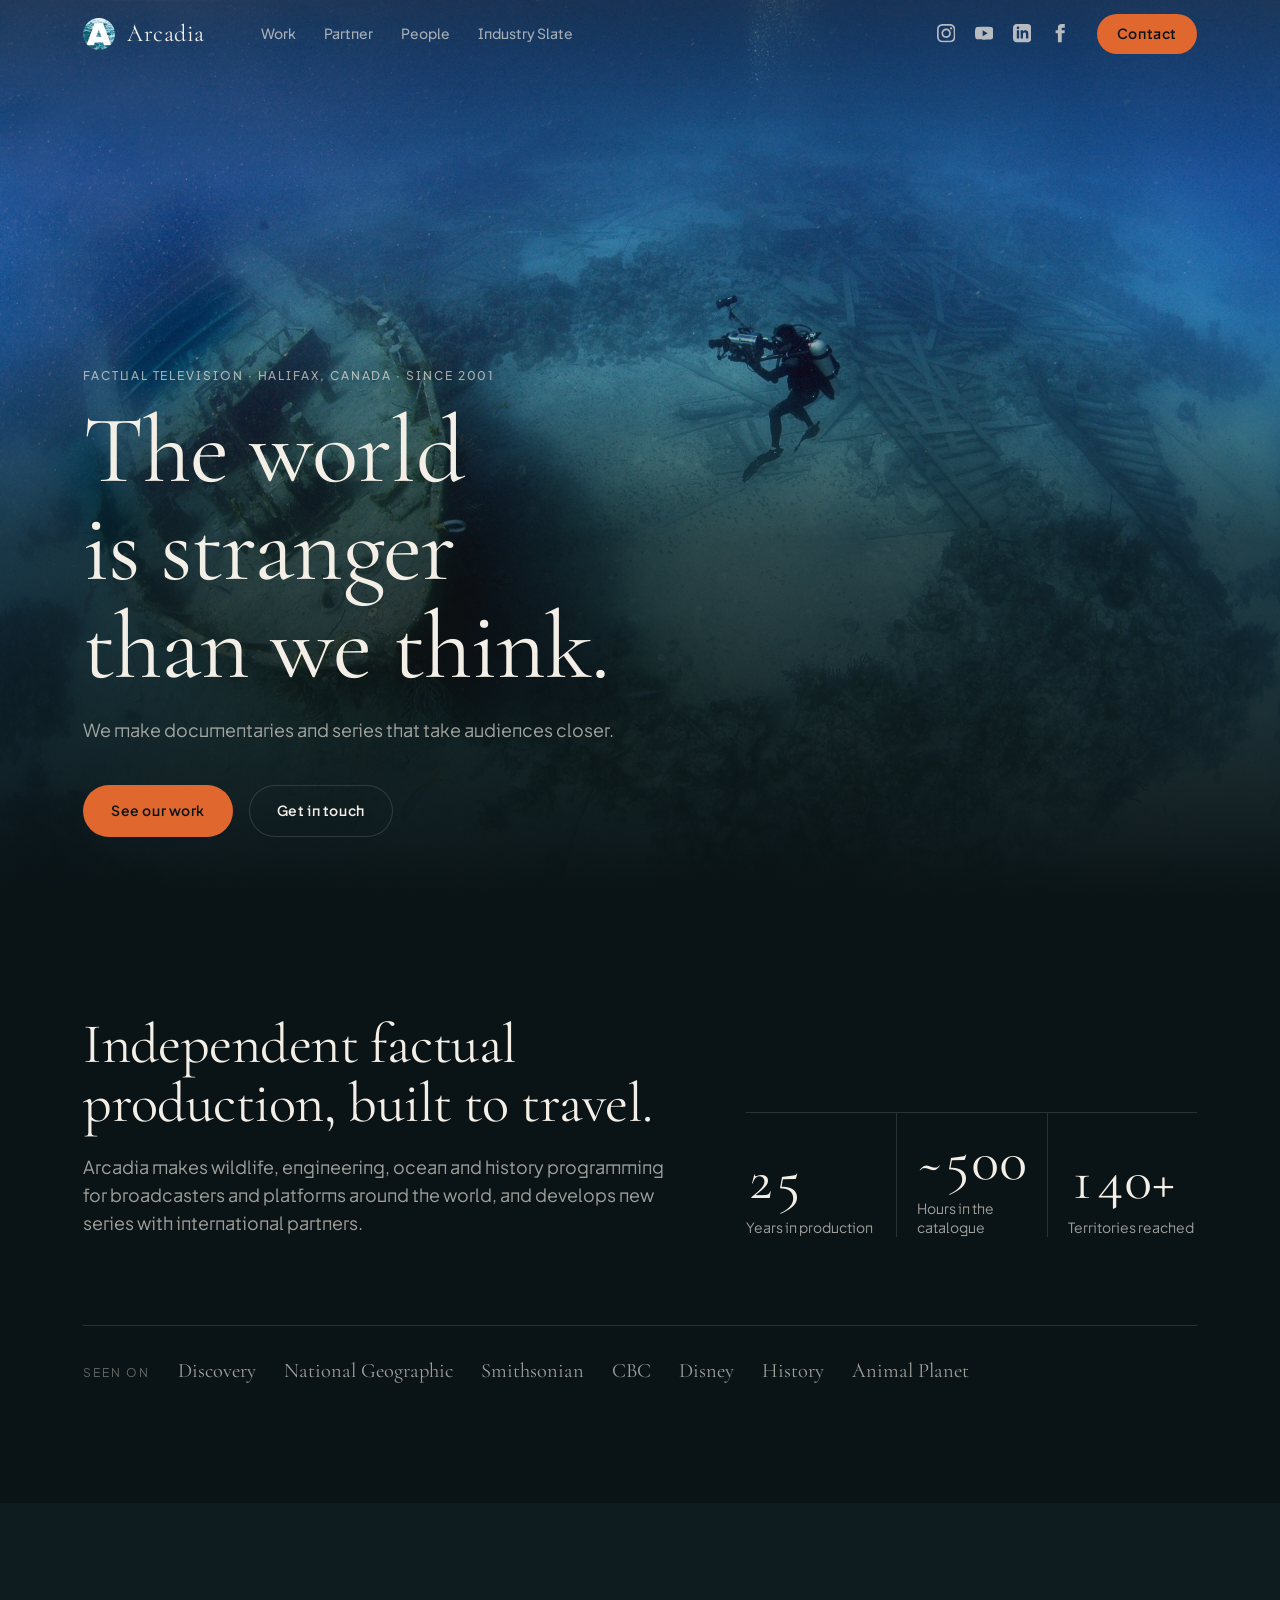
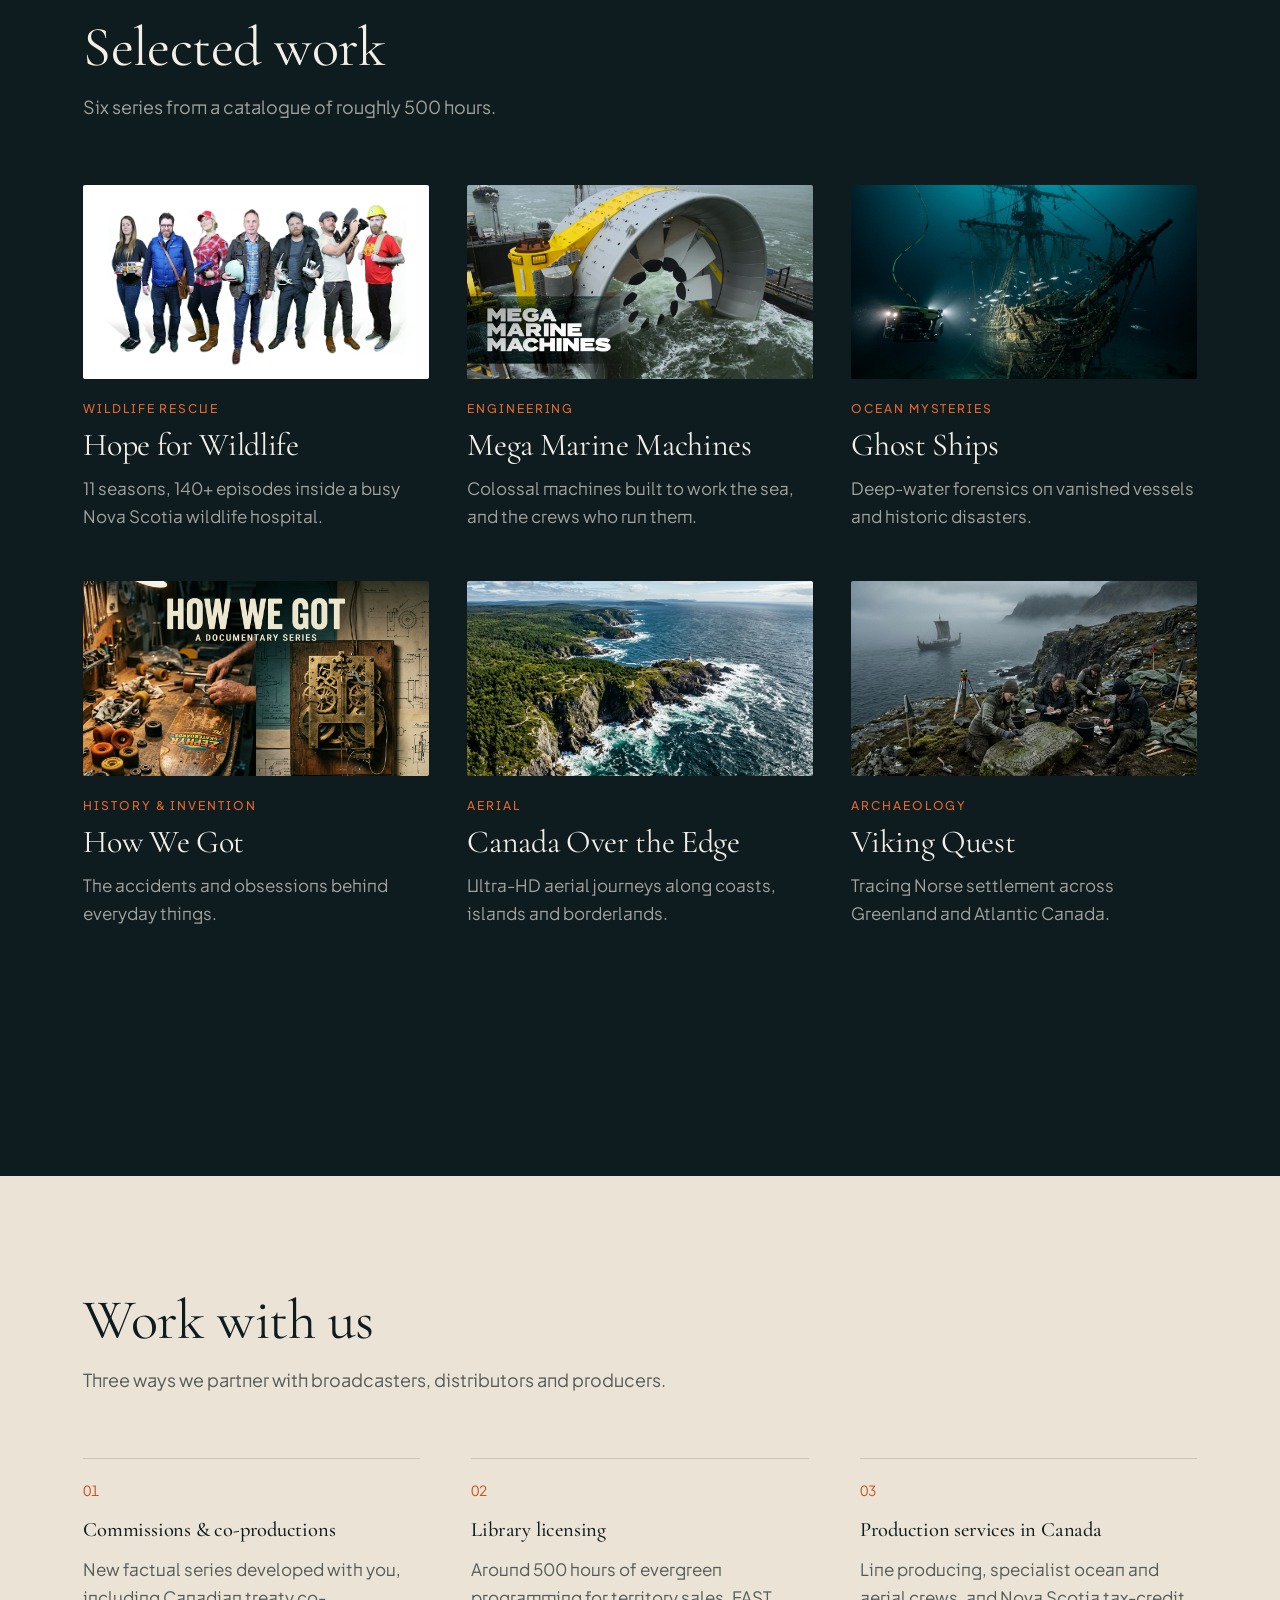
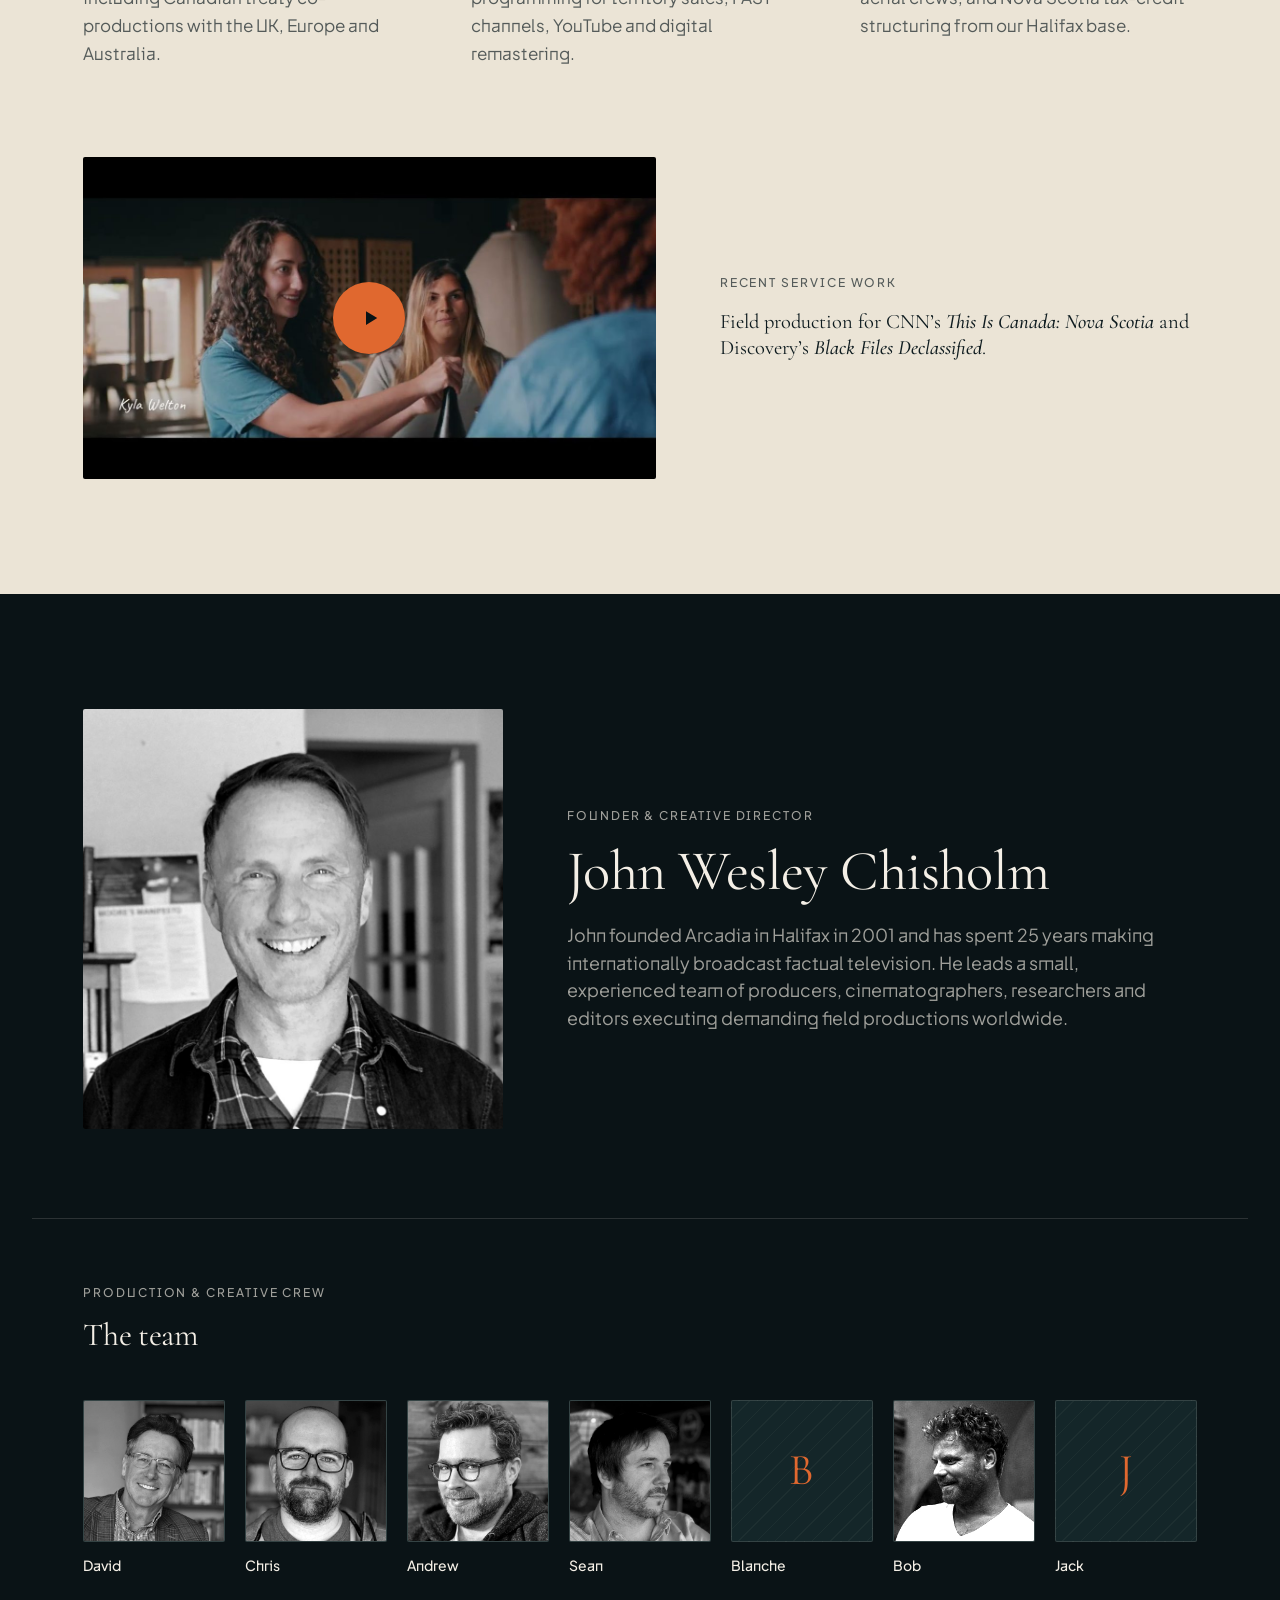
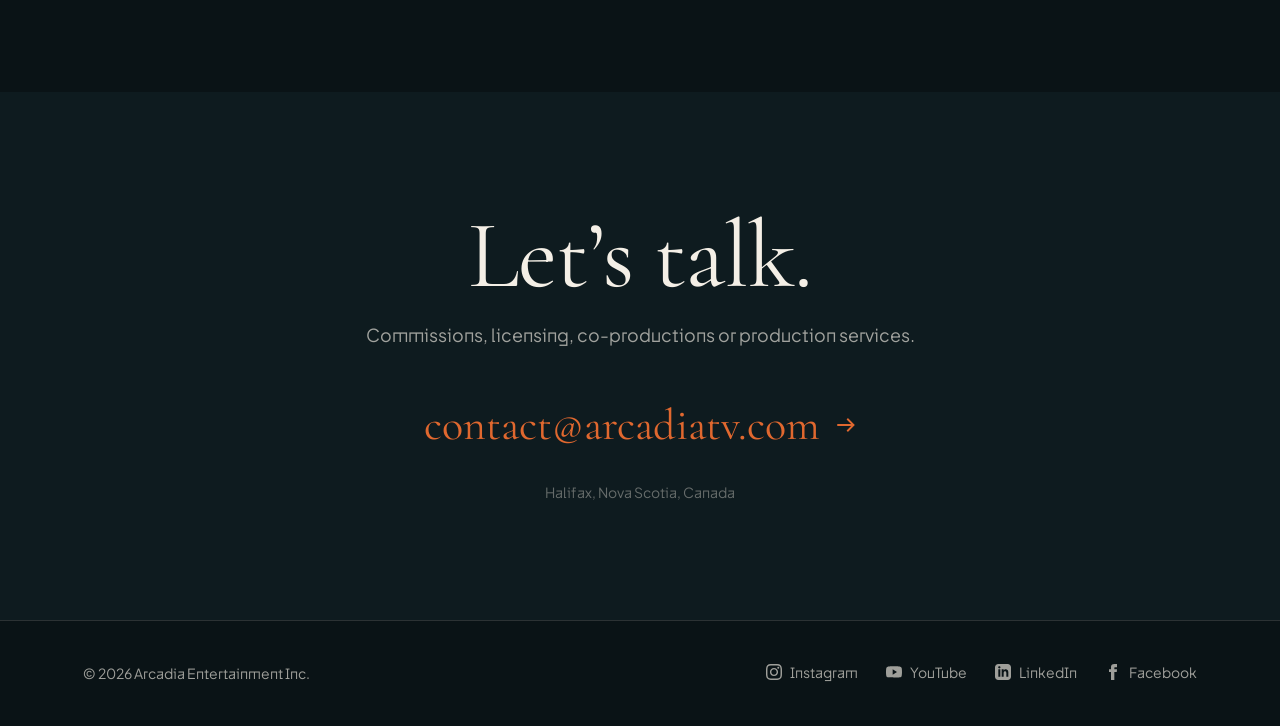
<file: simplified/index.html>
<!doctype html>
<html lang="en-CA" class="no-js">
<head>
  <meta charset="utf-8">
  <meta name="viewport" content="width=device-width, initial-scale=1">
  <title>Arcadia Entertainment | Factual Television from Halifax, Canada</title>
  <meta name="description" content="Arcadia is an independent factual production company in Halifax, Nova Scotia. 25 years and roughly 500 hours of wildlife, engineering, ocean and history programming for broadcasters worldwide.">
  <meta name="theme-color" content="#0a1316">
  <meta property="og:type" content="website">
  <meta property="og:title" content="Arcadia Entertainment">
  <meta property="og:description" content="The world is stranger than we think. We make television that takes you closer.">
  <meta property="og:image" content="../assets/img/hero-wreck.jpg">
  <link rel="icon" href="../assets/img/arcadia-mark.jpg">
  <script>document.documentElement.classList.replace("no-js", "js");</script>

  <link rel="preconnect" href="https://fonts.googleapis.com">
  <link rel="preconnect" href="https://fonts.gstatic.com" crossorigin>
  <link rel="stylesheet" href="https://fonts.googleapis.com/css2?family=Cormorant+Garamond:ital,wght@0,400;0,500;1,400&family=Plus+Jakarta+Sans:wght@400;500;600&display=swap">

  <link rel="stylesheet" href="../css/tokens.css">
  <link rel="stylesheet" href="../css/base.css">
  <link rel="stylesheet" href="css/layout.css">
  <link rel="stylesheet" href="css/nav.css">
  <link rel="stylesheet" href="css/hero.css">
  <link rel="stylesheet" href="css/about.css">
  <link rel="stylesheet" href="css/work.css">
  <link rel="stylesheet" href="css/partner.css">
  <link rel="stylesheet" href="css/people.css">
  <link rel="stylesheet" href="css/contact.css">
  <link rel="stylesheet" href="css/video-dialog.css">
  <link rel="stylesheet" href="css/reveal.css">

  <script type="application/ld+json">
    {
      "@context": "https://schema.org",
      "@type": "Organization",
      "name": "Arcadia Entertainment",
      "foundingDate": "2001",
      "founder": { "@type": "Person", "name": "John Wesley Chisholm" },
      "address": { "@type": "PostalAddress", "addressLocality": "Halifax", "addressRegion": "NS", "addressCountry": "Canada" },
      "email": "contact@arcadiatv.com"
    }
  </script>
</head>

<body>
  <svg width="0" height="0" class="visually-hidden" aria-hidden="true">
    <symbol id="icon-play" viewBox="0 0 16 16"><path d="M4 2.5v11l9-5.5z" fill="currentColor"/></symbol>
    <symbol id="icon-arrow" viewBox="0 0 16 16"><path d="M1 8h13M9 3l5 5-5 5" fill="none" stroke="currentColor" stroke-width="1.5"/></symbol>
    <symbol id="icon-instagram" viewBox="0 0 24 24"><path d="M12 2.163c3.204 0 3.584.012 4.85.07 3.252.148 4.771 1.691 4.919 4.919.058 1.265.069 1.645.069 4.849 0 3.205-.012 3.584-.069 4.849-.149 3.225-1.664 4.771-4.919 4.919-1.266.058-1.644.07-4.85.07-3.204 0-3.584-.012-4.849-.07-3.26-.149-4.771-1.699-4.919-4.92-.058-1.265-.07-1.644-.07-4.849 0-3.204.013-3.583.07-4.849.149-3.227 1.664-4.771 4.919-4.919 1.266-.057 1.645-.069 4.849-.069zm0-2.163c-3.259 0-3.667.014-4.947.072-4.358.2-6.78 2.618-6.98 6.98-.059 1.281-.073 1.689-.073 4.948 0 3.259.014 3.668.072 4.948.2 4.358 2.618 6.78 6.98 6.98 1.281.058 1.689.072 4.948.072 3.259 0 3.668-.014 4.948-.072 4.354-.2 6.782-2.618 6.979-6.98.059-1.28.073-1.689.073-4.948 0-3.259-.014-3.667-.072-4.947-.196-4.354-2.617-6.78-6.979-6.98-1.281-.059-1.69-.073-4.949-.073zm0 5.838c-3.403 0-6.162 2.759-6.162 6.162s2.759 6.163 6.162 6.163 6.162-2.759 6.162-6.163c0-3.403-2.759-6.162-6.162-6.162zm0 10.162c-2.209 0-4-1.79-4-4 0-2.209 1.791-4 4-4s4 1.791 4 4c0 2.21-1.791 4-4 4zm6.406-11.845c-.796 0-1.441.645-1.441 1.44s.645 1.44 1.441 1.44c.795 0 1.439-.645 1.439-1.44s-.644-1.44-1.439-1.44z" fill="currentColor"/></symbol>
    <symbol id="icon-linkedin" viewBox="0 0 24 24"><path d="M19 0h-14c-2.761 0-5 2.239-5 5v14c0 2.761 2.239 5 5 5h14c2.762 0 5-2.239 5-5v-14c0-2.761-2.238-5-5-5zm-11 19h-3v-11h3v11zm-1.5-12.268c-.966 0-1.75-.79-1.75-1.764s.784-1.764 1.75-1.764 1.75.79 1.75 1.764-.783 1.764-1.75 1.764zm13.5 12.268h-3v-5.604c0-3.368-4-3.113-4 0v5.604h-3v-11h3v1.765c1.396-2.586 7-2.777 7 2.476v6.759z" fill="currentColor"/></symbol>
    <symbol id="icon-youtube" viewBox="0 0 24 24"><path d="M23.498 6.186a3.016 3.016 0 0 0-2.122-2.136c-1.871-.502-9.376-.502-9.376-.502s-7.505 0-9.377.502a3.016 3.016 0 0 0-2.122 2.136c-.5 1.884-.5 5.814-.5 5.814s0 3.93.5 5.814a3.016 3.016 0 0 0 2.122 2.136c1.871.502 9.376.502 9.376.502s7.505 0 9.377-.502a3.016 3.016 0 0 0 2.122-2.136c.5-1.884.5-5.814.5-5.814s0-3.93-.5-5.814zm-13.498 9.814v-8l6.5 4-6.5 4z" fill="currentColor"/></symbol>
    <symbol id="icon-facebook" viewBox="0 0 24 24"><path d="M9 8h-3v4h3v12h5v-12h3.642l.358-4h-4v-1.667c0-.955.192-1.333 1.115-1.333h2.885v-5h-3.808c-3.596 0-5.192 1.583-5.192 4.615v3.385z" fill="currentColor"/></symbol>
  </svg>

  <a class="skip-link" href="#main">Skip to content</a>

  <header class="s-nav" data-nav>
    <div class="container s-nav__inner">
      <a class="s-nav__brand" href="#top" aria-label="Arcadia Entertainment, back to top">
        <img src="../assets/img/arcadia-mark.jpg" alt="" width="32" height="32">
        <span>Arcadia</span>
      </a>
      <nav class="s-nav__links" id="s-nav-links" aria-label="Primary" data-nav-links>
        <a href="#work" data-nav-link>Work</a>
        <a href="#partner" data-nav-link>Partner</a>
        <a href="#people" data-nav-link>People</a>
        <a href="../industry.html" data-nav-link>Industry Slate</a>
        <div class="s-nav__socials s-nav__socials--mobile" aria-label="Social channels">
          <a class="s-nav__social-link" href="https://www.instagram.com/arcadiatv" target="_blank" rel="noopener" aria-label="Instagram"><svg aria-hidden="true"><use href="#icon-instagram"/></svg></a>
          <a class="s-nav__social-link" href="https://www.youtube.com/@ArcadiaContent" target="_blank" rel="noopener" aria-label="YouTube"><svg aria-hidden="true"><use href="#icon-youtube"/></svg></a>
          <a class="s-nav__social-link" href="https://www.linkedin.com/company/arcadia-entertainment" target="_blank" rel="noopener" aria-label="LinkedIn"><svg aria-hidden="true"><use href="#icon-linkedin"/></svg></a>
          <a class="s-nav__social-link" href="https://www.facebook.com/ArcadiaContent" target="_blank" rel="noopener" aria-label="Facebook"><svg aria-hidden="true"><use href="#icon-facebook"/></svg></a>
        </div>
        <a class="btn btn--sm s-nav__cta s-nav__cta--mobile" href="#contact" data-nav-link>Contact</a>
      </nav>
      <div class="s-nav__actions">
        <div class="s-nav__socials s-nav__socials--desktop" aria-label="Social channels">
          <a class="s-nav__social-link" href="https://www.instagram.com/arcadiatv" target="_blank" rel="noopener" aria-label="Instagram"><svg aria-hidden="true"><use href="#icon-instagram"/></svg></a>
          <a class="s-nav__social-link" href="https://www.youtube.com/@ArcadiaContent" target="_blank" rel="noopener" aria-label="YouTube"><svg aria-hidden="true"><use href="#icon-youtube"/></svg></a>
          <a class="s-nav__social-link" href="https://www.linkedin.com/company/arcadia-entertainment" target="_blank" rel="noopener" aria-label="LinkedIn"><svg aria-hidden="true"><use href="#icon-linkedin"/></svg></a>
          <a class="s-nav__social-link" href="https://www.facebook.com/ArcadiaContent" target="_blank" rel="noopener" aria-label="Facebook"><svg aria-hidden="true"><use href="#icon-facebook"/></svg></a>
        </div>
        <a class="btn btn--sm s-nav__cta s-nav__cta--desktop" href="#contact">Contact</a>
        <button class="s-nav__toggle" type="button" aria-expanded="false" aria-controls="s-nav-links" data-nav-toggle>
          <span class="visually-hidden">Menu</span>
          <span class="s-nav__bars" aria-hidden="true"></span>
        </button>
      </div>
    </div>
  </header>

  <main id="main">
    <section class="s-hero" id="top" aria-labelledby="hero-title">
      <img class="s-hero__image" src="../assets/img/hero-wreck.jpg" alt="Cinematographer diving on a sunken wooden shipwreck" width="2400" height="1596" fetchpriority="high">
      <div class="s-hero__scrim" aria-hidden="true"></div>
      <div class="container s-hero__content">
        <p class="s-kicker">Factual television &middot; Halifax, Canada &middot; Since 2001</p>
        <h1 class="display s-hero__title" id="hero-title">The world is stranger than we&nbsp;think.</h1>
        <p class="s-hero__sub">We make documentaries and series that take audiences closer.</p>
        <div class="s-hero__actions">
          <a class="btn" href="#work">See our work</a>
          <a class="btn btn--ghost" href="#contact">Get in touch</a>
        </div>
      </div>
    </section>

    <section class="s-about s-section" id="about" aria-labelledby="about-title">
      <div class="container s-about__grid">
        <div data-reveal>
          <h2 class="display s-heading" id="about-title">Independent factual production, built to travel.</h2>
          <p class="s-body">Arcadia makes wildlife, engineering, ocean and history programming for broadcasters and platforms around the world, and develops new series with international partners.</p>
        </div>
        <dl class="s-stats" data-reveal>
          <div class="s-stat"><dt>Years in production</dt><dd>25</dd></div>
          <div class="s-stat"><dt>Hours in the catalogue</dt><dd>~500</dd></div>
          <div class="s-stat"><dt>Territories reached</dt><dd>140+</dd></div>
        </dl>
      </div>
      <div class="container">
        <p class="s-networks" data-reveal>
          <span class="s-networks__label">Seen on</span>
          <span>Discovery</span><span>National Geographic</span><span>Smithsonian</span><span>CBC</span><span>Disney</span><span>History</span><span>Animal Planet</span>
        </p>
      </div>
    </section>

    <section class="s-work s-section" id="work" aria-labelledby="work-title">
      <div class="container">
        <header class="s-section-head" data-reveal>
          <h2 class="display s-heading" id="work-title">Selected work</h2>
          <p class="s-body">Six series from a catalogue of roughly 500 hours.</p>
        </header>

        <ul class="s-work__grid" role="list">
          <li class="s-show" data-reveal>
            <div class="s-show__frame"><img src="../assets/img/hope-for-wildlife-hero.jpg" alt="Hope Swinimer and the wildlife rescue team in the field" width="800" height="464" loading="lazy"></div>
            <p class="s-show__genre">Wildlife rescue</p>
            <h3 class="s-show__title display">Hope for Wildlife</h3>
            <p class="s-show__line">11 seasons, 140+ episodes inside a busy Nova Scotia wildlife hospital.</p>
          </li>
          <li class="s-show" data-reveal>
            <div class="s-show__frame s-show__frame--title-left"><img src="../assets/img/mega-marine-machines.jpg" alt="A giant tidal turbine lowered from a work barge, Mega Marine Machines title art" width="2400" height="1350" loading="lazy"></div>
            <p class="s-show__genre">Engineering</p>
            <h3 class="s-show__title display">Mega Marine Machines</h3>
            <p class="s-show__line">Colossal machines built to work the sea, and the crews who run them.</p>
          </li>
          <li class="s-show" data-reveal>
            <div class="s-show__frame"><img src="../assets/img/ghost-ships.jpg" alt="Submersible lighting a sunken shipwreck on the ocean floor" width="1200" height="900" loading="lazy"></div>
            <p class="s-show__genre">Ocean mysteries</p>
            <h3 class="s-show__title display">Ghost Ships</h3>
            <p class="s-show__line">Deep-water forensics on vanished vessels and historic disasters.</p>
          </li>
          <li class="s-show" data-reveal>
            <div class="s-show__frame s-show__frame--title-top"><img src="../assets/img/how-we-got.jpg" alt="Vintage skateboards, clockwork and archival blueprints, How We Got series art" width="1200" height="900" loading="lazy"></div>
            <p class="s-show__genre">History &amp; invention</p>
            <h3 class="s-show__title display">How We Got</h3>
            <p class="s-show__line">The accidents and obsessions behind everyday things.</p>
          </li>
          <li class="s-show" data-reveal>
            <div class="s-show__frame"><img src="../assets/img/canada-over-the-edge-wide.jpg" alt="Aerial view of rugged coastal cliffs and ocean" width="1200" height="900" loading="lazy"></div>
            <p class="s-show__genre">Aerial</p>
            <h3 class="s-show__title display">Canada Over the Edge</h3>
            <p class="s-show__line">Ultra-HD aerial journeys along coasts, islands and borderlands.</p>
          </li>
          <li class="s-show" data-reveal>
            <div class="s-show__frame"><img src="../assets/img/viking-quest.jpg" alt="Archaeologists examining runestones on a cliff edge" width="1200" height="900" loading="lazy"></div>
            <p class="s-show__genre">Archaeology</p>
            <h3 class="s-show__title display">Viking Quest</h3>
            <p class="s-show__line">Tracing Norse settlement across Greenland and Atlantic Canada.</p>
          </li>
        </ul>

        <p class="s-work__more" data-reveal>
          Full catalogue, screeners and rights availability on request.
          <a class="text-link" href="mailto:contact@arcadiatv.com?subject=Catalogue%20request">
            <span class="link-underline">Request the catalogue</span>
            <svg class="btn__icon text-link__arrow" aria-hidden="true"><use href="#icon-arrow"/></svg>
          </a>
        </p>
      </div>
    </section>

    <section class="s-partner s-section theme-light" id="partner" aria-labelledby="partner-title">
      <div class="container">
        <header class="s-section-head" data-reveal>
          <h2 class="display s-heading" id="partner-title">Work with us</h2>
          <p class="s-body">Three ways we partner with broadcasters, distributors and producers.</p>
        </header>

        <ol class="s-offers" role="list">
          <li class="s-offer" data-reveal>
            <span class="s-offer__num">01</span>
            <h3 class="s-offer__title display">Commissions &amp; co-productions</h3>
            <p>New factual series developed with you, including Canadian treaty co-productions with the UK, Europe and Australia.</p>
          </li>
          <li class="s-offer" data-reveal>
            <span class="s-offer__num">02</span>
            <h3 class="s-offer__title display">Library licensing</h3>
            <p>Around 500 hours of evergreen programming for territory sales, FAST channels, YouTube and digital remastering.</p>
          </li>
          <li class="s-offer" data-reveal>
            <span class="s-offer__num">03</span>
            <h3 class="s-offer__title display">Production services in Canada</h3>
            <p>Line producing, specialist ocean and aerial crews, and Nova Scotia tax-credit structuring from our Halifax base.</p>
          </li>
        </ol>

        <div class="s-proof" data-reveal>
          <button class="s-proof__video" type="button" data-video-open data-video-id="hcv1W_gvr0U" data-video-title="This Is Canada: Nova Scotia">
            <img src="../assets/img/cnn-this-is-canada.jpg" alt="" width="1200" height="675" loading="lazy">
            <span class="s-proof__play" aria-hidden="true"><svg><use href="#icon-play"/></svg></span>
            <span class="visually-hidden">Play: This Is Canada, Nova Scotia</span>
          </button>
          <div class="s-proof__copy">
            <p class="s-kicker s-kicker--dark">Recent service work</p>
            <p class="s-proof__text">Field production for CNN&rsquo;s <strong>This Is Canada: Nova Scotia</strong> and Discovery&rsquo;s <strong>Black Files Declassified</strong>.</p>
          </div>
        </div>
      </div>
    </section>

    <section class="s-people s-section" id="people" aria-labelledby="people-title">
      <div class="container s-people__grid">
        <figure class="s-people__portrait" data-reveal>
          <img src="../assets/img/people-john-wesley-chisholm.jpg" alt="Portrait of John Wesley Chisholm" width="900" height="900" loading="lazy">
        </figure>
        <div data-reveal>
          <p class="s-kicker">Founder &amp; Creative Director</p>
          <h2 class="display s-heading" id="people-title">John Wesley Chisholm</h2>
          <p class="s-body">John founded Arcadia in Halifax in 2001 and has spent 25 years making internationally broadcast factual television. He leads a small, experienced team of producers, cinematographers, researchers and editors executing demanding field productions worldwide.</p>
        </div>
      </div>

      <div class="container s-team" data-reveal>
        <div class="s-team__head">
          <p class="s-kicker">Production &amp; Creative Crew</p>
          <h3 class="display s-team__title">The team</h3>
        </div>
        <ul class="s-team__grid" role="list">
          <li class="s-member">
            <div class="s-member__frame"><img src="../assets/img/people-david.jpg" alt="David" width="900" height="900" loading="lazy"></div>
            <span class="s-member__name">David</span>
          </li>
          <li class="s-member">
            <div class="s-member__frame"><img src="../assets/img/people-chris.jpg" alt="Chris" width="900" height="900" loading="lazy"></div>
            <span class="s-member__name">Chris</span>
          </li>
          <li class="s-member">
            <div class="s-member__frame"><img src="../assets/img/people-andrew.jpg" alt="Andrew" width="900" height="900" loading="lazy"></div>
            <span class="s-member__name">Andrew</span>
          </li>
          <li class="s-member">
            <div class="s-member__frame"><img src="../assets/img/people-sean.jpg" alt="Sean" width="900" height="900" loading="lazy"></div>
            <span class="s-member__name">Sean</span>
          </li>
          <li class="s-member">
            <div class="s-member__frame s-member__frame--monogram" aria-hidden="true"><span>B</span></div>
            <span class="s-member__name">Blanche</span>
          </li>
          <li class="s-member">
            <div class="s-member__frame"><img src="../assets/img/people-bob.jpg" alt="Bob" width="250" height="250" loading="lazy"></div>
            <span class="s-member__name">Bob</span>
          </li>
          <li class="s-member">
            <div class="s-member__frame s-member__frame--monogram" aria-hidden="true"><span>J</span></div>
            <span class="s-member__name">Jack</span>
          </li>
        </ul>
      </div>
    </section>

    <section class="s-contact s-section" id="contact" aria-labelledby="contact-title">
      <div class="container s-contact__inner" data-reveal>
        <h2 class="display s-contact__title" id="contact-title">Let&rsquo;s talk.</h2>
        <p class="s-body">Commissions, licensing, co-productions or production services.</p>
        <a class="s-contact__email" href="mailto:contact@arcadiatv.com">
          <span class="link-underline">contact@arcadiatv.com</span>
          <svg class="btn__icon" aria-hidden="true"><use href="#icon-arrow"/></svg>
        </a>
        <p class="s-contact__place">Halifax, Nova Scotia, Canada</p>
      </div>
    </section>
  </main>

  <footer class="s-footer">
    <div class="container s-footer__inner">
      <p>&copy; <span data-year>2026</span> Arcadia Entertainment Inc.</p>
      <ul class="s-footer__social" role="list">
        <li><a class="s-footer__social-link" href="https://www.instagram.com/arcadiatv" target="_blank" rel="noopener" aria-label="Instagram"><svg aria-hidden="true"><use href="#icon-instagram"/></svg><span>Instagram</span></a></li>
        <li><a class="s-footer__social-link" href="https://www.youtube.com/@ArcadiaContent" target="_blank" rel="noopener" aria-label="YouTube"><svg aria-hidden="true"><use href="#icon-youtube"/></svg><span>YouTube</span></a></li>
        <li><a class="s-footer__social-link" href="https://www.linkedin.com/company/arcadia-entertainment" target="_blank" rel="noopener" aria-label="LinkedIn"><svg aria-hidden="true"><use href="#icon-linkedin"/></svg><span>LinkedIn</span></a></li>
        <li><a class="s-footer__social-link" href="https://www.facebook.com/ArcadiaContent" target="_blank" rel="noopener" aria-label="Facebook"><svg aria-hidden="true"><use href="#icon-facebook"/></svg><span>Facebook</span></a></li>
      </ul>
    </div>
  </footer>

  <dialog class="s-dialog" data-video-dialog aria-labelledby="s-dialog-title">
    <div class="s-dialog__bar">
      <h2 class="s-dialog__title" id="s-dialog-title" data-video-title>Video</h2>
      <button class="s-dialog__close" type="button" data-video-close>Close</button>
    </div>
    <div class="s-dialog__frame" data-video-frame>
      <p class="s-dialog__state" data-video-loading><span class="s-spinner" aria-hidden="true"></span>Loading video</p>
      <p class="s-dialog__state" data-video-error hidden>
        This video could not be loaded.
        <a class="text-link" data-video-external href="#" target="_blank" rel="noopener"><span class="link-underline">Watch on YouTube</span></a>
      </p>
    </div>
  </dialog>

  <script src="js/config.js" defer></script>
  <script src="js/nav.js" defer></script>
  <script src="js/reveal.js" defer></script>
  <script src="js/video-dialog.js" defer></script>
  <script src="js/main.js" defer></script>
</body>
</html>
</file>
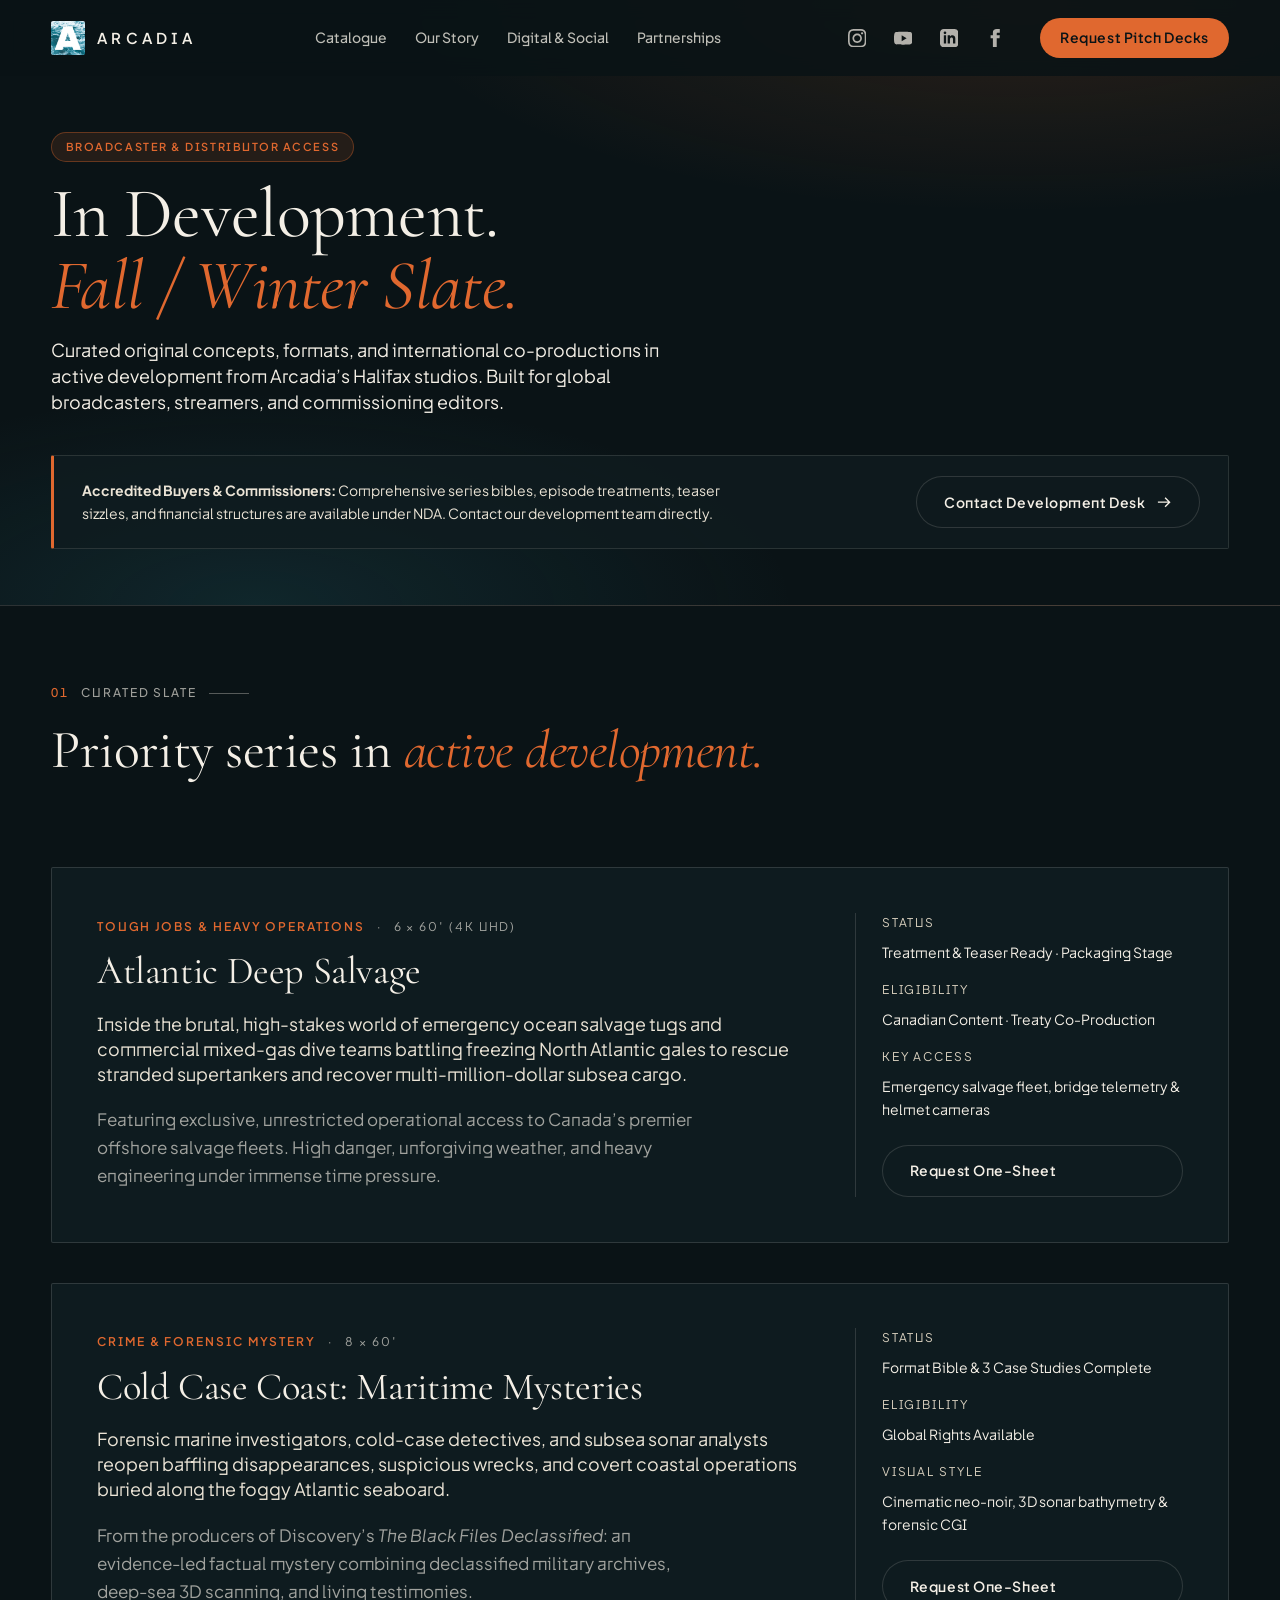
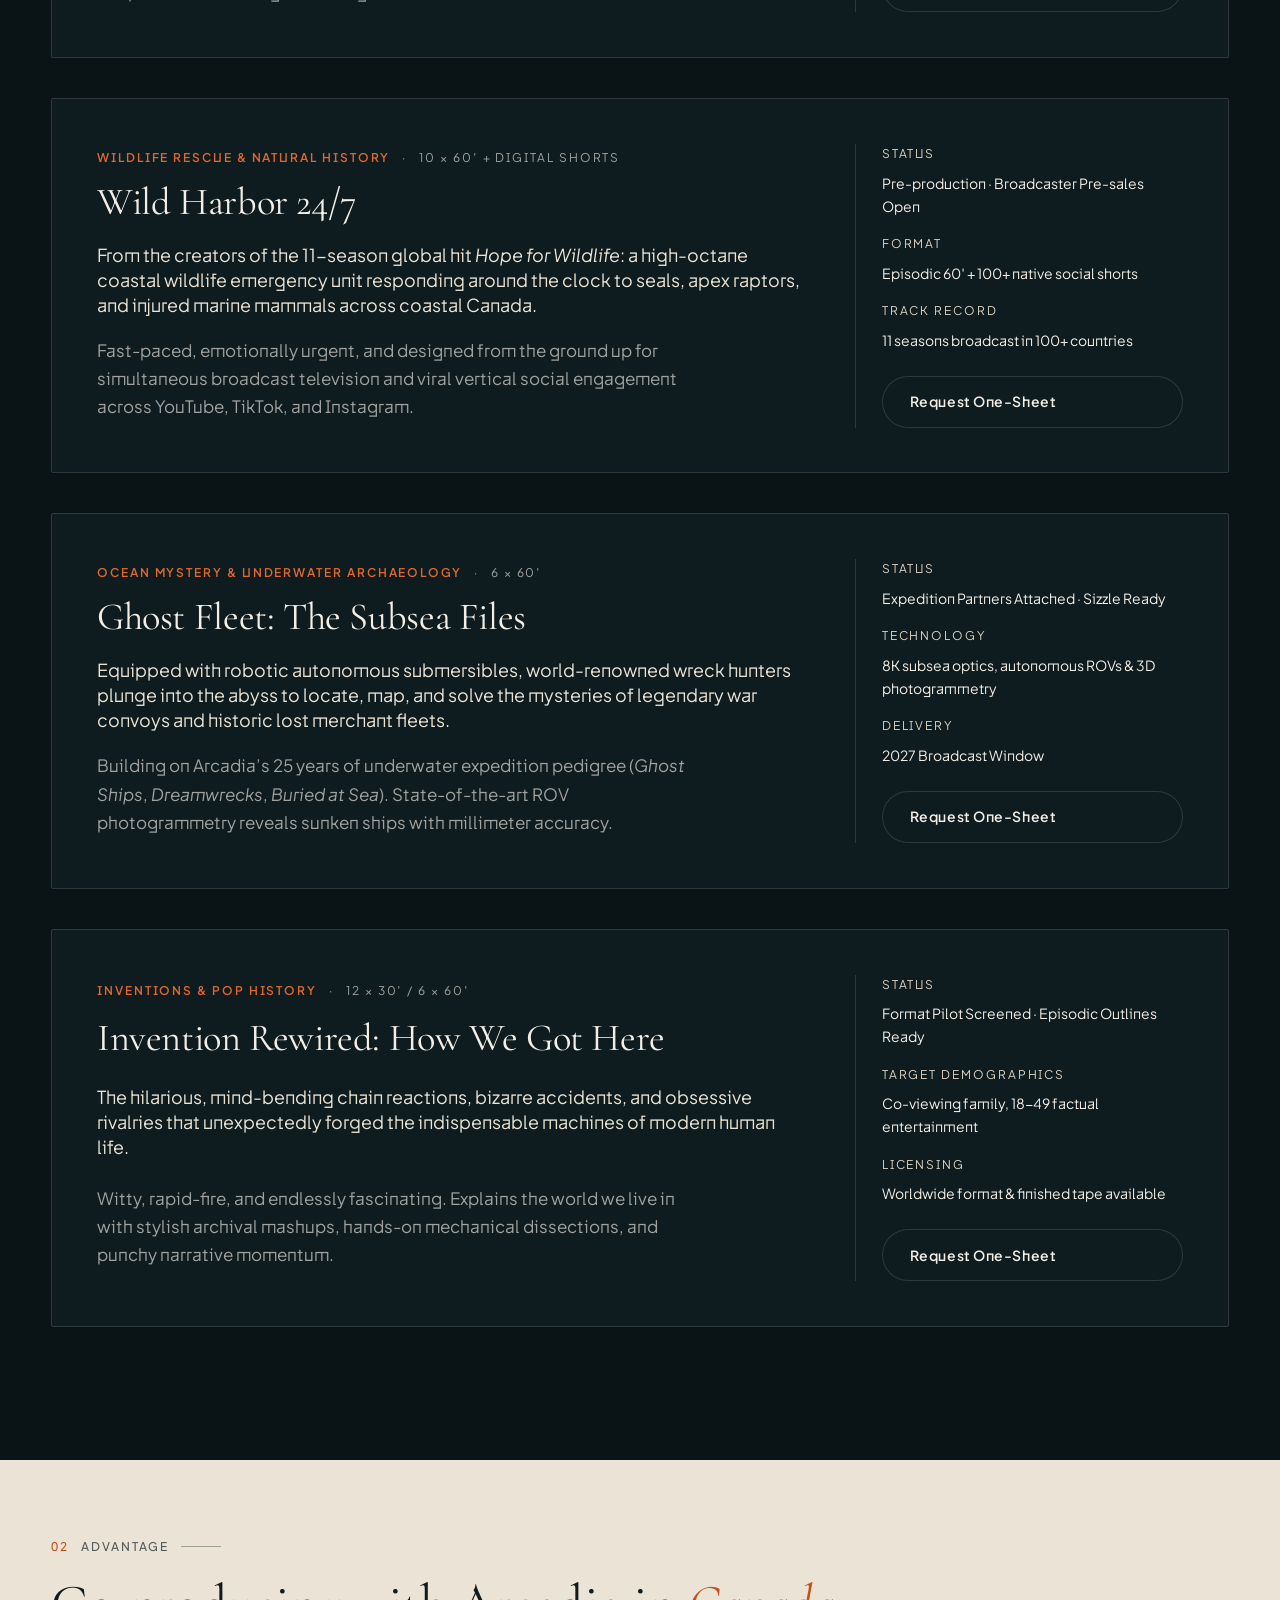
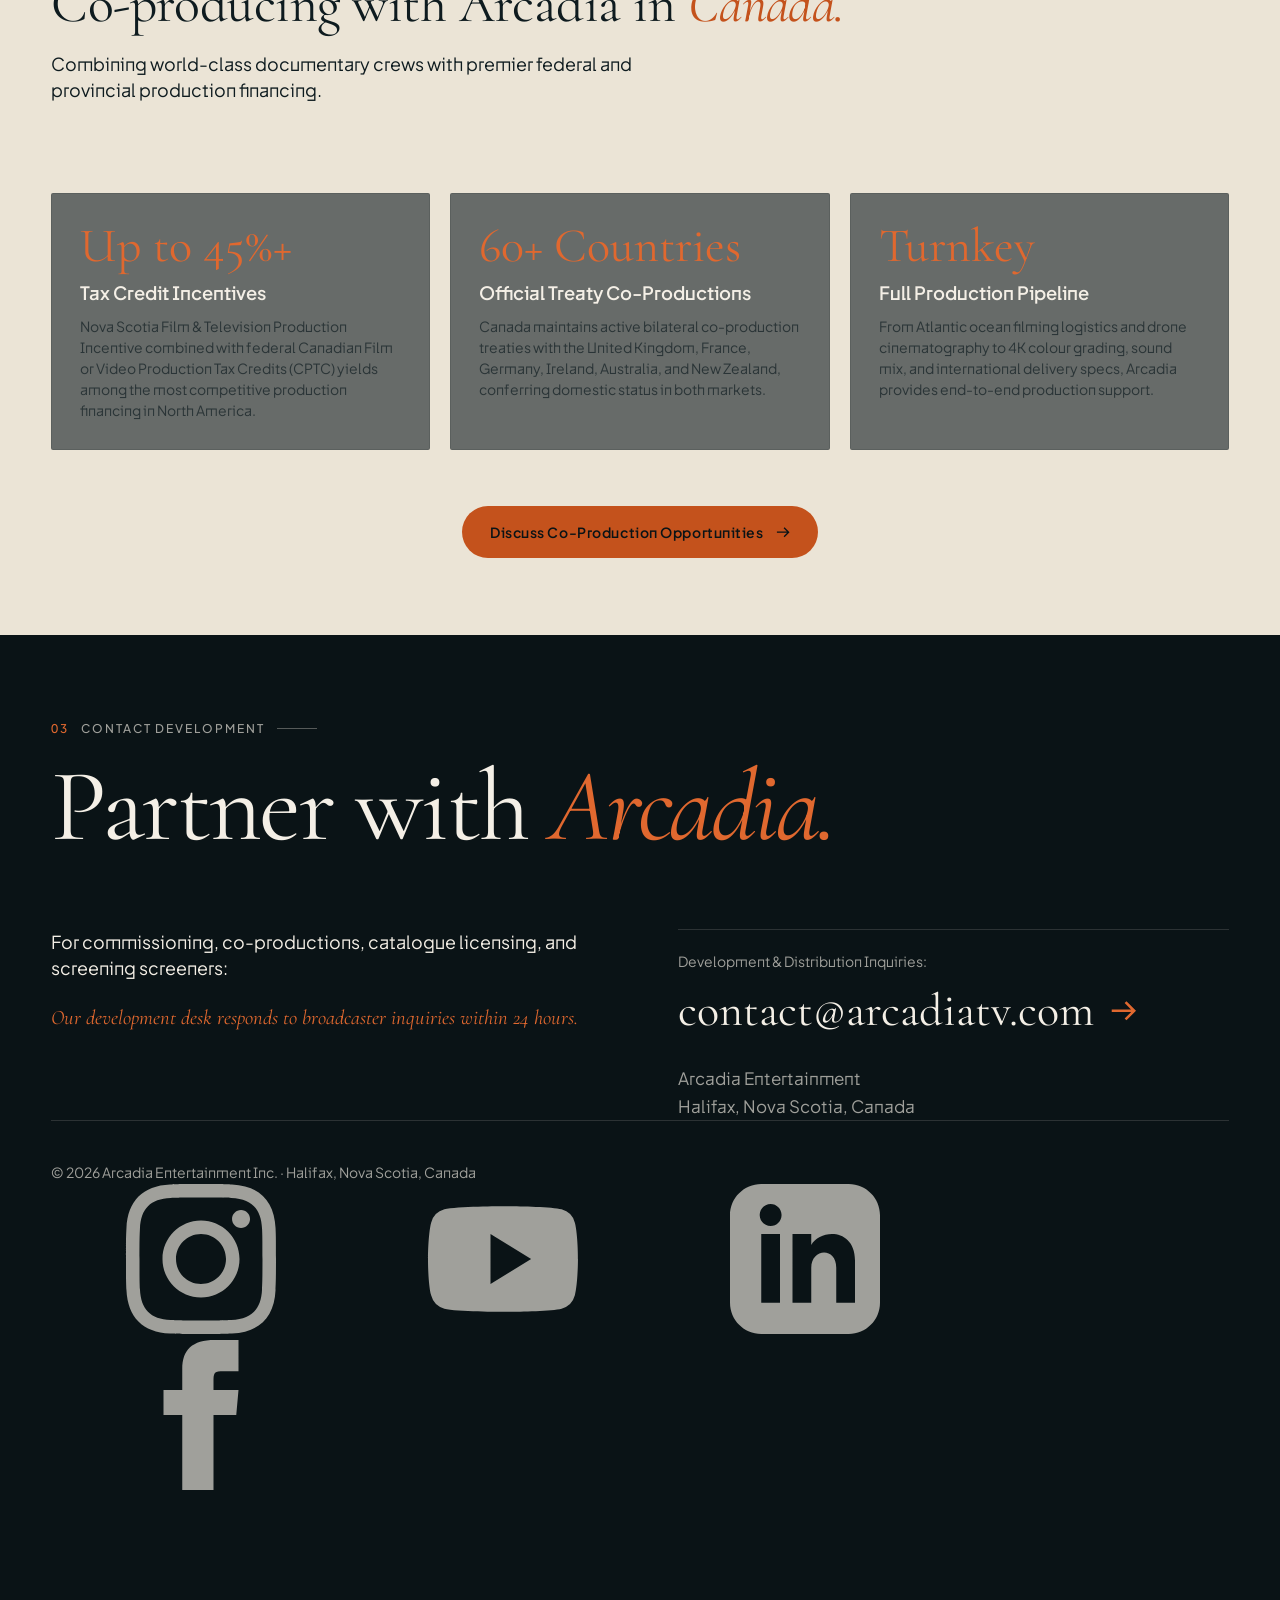
<file: industry.html>
<!doctype html>
<html lang="en-CA">
<head>
  <meta charset="utf-8">
  <meta name="viewport" content="width=device-width, initial-scale=1">
  <title>In Development | Arcadia Entertainment · Broadcaster &amp; Distributor Access</title>
  <meta name="description" content="Arcadia Entertainment development slate for commissioning editors, broadcasters, and international distributors. Factual series in development across Tough Jobs, Crime, Wildlife, and History.">
  <meta name="theme-color" content="#0a1316">
  <link rel="icon" href="assets/img/arcadia-mark.jpg">

  <link rel="preconnect" href="https://fonts.googleapis.com">
  <link rel="preconnect" href="https://fonts.gstatic.com" crossorigin>
  <link rel="stylesheet" href="https://fonts.googleapis.com/css2?family=Cormorant+Garamond:ital,wght@0,400;0,500;0,600;0,700;1,400;1,600&family=Plus+Jakarta+Sans:wght@400;500;600;700&display=swap">

  <link rel="stylesheet" href="css/tokens.css">
  <link rel="stylesheet" href="css/base.css">
  <link rel="stylesheet" href="css/components/nav.css">
  <link rel="stylesheet" href="css/components/contact-footer.css">
  <link rel="stylesheet" href="css/industry.css">
</head>

<body>
  <svg width="0" height="0" class="visually-hidden" aria-hidden="true">
    <symbol id="icon-arrow" viewBox="0 0 16 16"><path d="M1 8h13M9 3l5 5-5 5" fill="none" stroke="currentColor" stroke-width="1.5"/></symbol>
    <symbol id="icon-instagram" viewBox="0 0 24 24"><path d="M12 2.163c3.204 0 3.584.012 4.85.07 3.252.148 4.771 1.691 4.919 4.919.058 1.265.069 1.645.069 4.849 0 3.205-.012 3.584-.069 4.849-.149 3.225-1.664 4.771-4.919 4.919-1.266.058-1.644.07-4.85.07-3.204 0-3.584-.012-4.849-.07-3.26-.149-4.771-1.699-4.919-4.92-.058-1.265-.07-1.644-.07-4.849 0-3.204.013-3.583.07-4.849.149-3.227 1.664-4.771 4.919-4.919 1.266-.057 1.645-.069 4.849-.069zm0-2.163c-3.259 0-3.667.014-4.947.072-4.358.2-6.78 2.618-6.98 6.98-.059 1.281-.073 1.689-.073 4.948 0 3.259.014 3.668.072 4.948.2 4.358 2.618 6.78 6.98 6.98 1.281.058 1.689.072 4.948.072 3.259 0 3.668-.014 4.948-.072 4.354-.2 6.782-2.618 6.979-6.98.059-1.28.073-1.689.073-4.948 0-3.259-.014-3.667-.072-4.947-.196-4.354-2.617-6.78-6.979-6.98-1.281-.059-1.69-.073-4.949-.073zm0 5.838c-3.403 0-6.162 2.759-6.162 6.162s2.759 6.163 6.162 6.163 6.162-2.759 6.162-6.163c0-3.403-2.759-6.162-6.162-6.162zm0 10.162c-2.209 0-4-1.79-4-4 0-2.209 1.791-4 4-4s4 1.791 4 4c0 2.21-1.791 4-4 4zm6.406-11.845c-.796 0-1.441.645-1.441 1.44s.645 1.44 1.441 1.44c.795 0 1.439-.645 1.439-1.44s-.644-1.44-1.439-1.44z" fill="currentColor"/></symbol>
    <symbol id="icon-linkedin" viewBox="0 0 24 24"><path d="M19 0h-14c-2.761 0-5 2.239-5 5v14c0 2.761 2.239 5 5 5h14c2.762 0 5-2.239 5-5v-14c0-2.761-2.238-5-5-5zm-11 19h-3v-11h3v11zm-1.5-12.268c-.966 0-1.75-.79-1.75-1.764s.784-1.764 1.75-1.764 1.75.79 1.75 1.764-.783 1.764-1.75 1.764zm13.5 12.268h-3v-5.604c0-3.368-4-3.113-4 0v5.604h-3v-11h3v1.765c1.396-2.586 7-2.777 7 2.476v6.759z" fill="currentColor"/></symbol>
    <symbol id="icon-youtube" viewBox="0 0 24 24"><path d="M23.498 6.186a3.016 3.016 0 0 0-2.122-2.136c-1.871-.502-9.376-.502-9.376-.502s-7.505 0-9.377.502a3.016 3.016 0 0 0-2.122 2.136c-.5 1.884-.5 5.814-.5 5.814s0 3.93.5 5.814a3.016 3.016 0 0 0 2.122 2.136c1.871.502 9.376.502 9.376.502s7.505 0 9.377-.502a3.016 3.016 0 0 0 2.122-2.136c.5-1.884.5-5.814.5-5.814s0-3.93-.5-5.814zm-13.498 9.814v-8l6.5 4-6.5 4z" fill="currentColor"/></symbol>
    <symbol id="icon-facebook" viewBox="0 0 24 24"><path d="M9 8h-3v4h3v12h5v-12h3.642l.358-4h-4v-1.667c0-.955.192-1.333 1.115-1.333h2.885v-5h-3.808c-3.596 0-5.192 1.583-5.192 4.615v3.385z" fill="currentColor"/></symbol>
  </svg>

  <header class="site-nav is-scrolled">
    <div class="site-nav__inner container">
      <a class="site-nav__brand" href="index.html#top" aria-label="Arcadia Entertainment home">
        <img class="site-nav__mark" src="assets/img/arcadia-mark.jpg" alt="" width="34" height="34">
        <span class="site-nav__wordmark">Arcadia</span>
      </a>
      <nav class="site-nav__primary" aria-label="Primary">
        <ul class="site-nav__links" role="list">
          <li><a class="link-underline" href="index.html#work">Catalogue</a></li>
          <li><a class="link-underline" href="index.html#story">Our Story</a></li>
          <li><a class="link-underline" href="index.html#digital-era">Digital &amp; Social</a></li>
          <li><a class="link-underline" href="index.html#partnerships">Partnerships</a></li>
        </ul>
      </nav>
      <div class="site-nav__socials" aria-label="Social channels">
        <a class="site-nav__social-link" href="https://www.instagram.com/arcadiatv" target="_blank" rel="noopener" aria-label="Instagram"><svg><use href="#icon-instagram"/></svg></a>
        <a class="site-nav__social-link" href="https://www.youtube.com/@ArcadiaContent" target="_blank" rel="noopener" aria-label="YouTube"><svg><use href="#icon-youtube"/></svg></a>
        <a class="site-nav__social-link" href="https://www.linkedin.com/company/arcadia-entertainment" target="_blank" rel="noopener" aria-label="LinkedIn"><svg><use href="#icon-linkedin"/></svg></a>
        <a class="site-nav__social-link" href="https://www.facebook.com/ArcadiaContent" target="_blank" rel="noopener" aria-label="Facebook"><svg><use href="#icon-facebook"/></svg></a>
      </div>
      <a class="btn site-nav__cta" href="mailto:contact@arcadiatv.com?subject=Development%20Slate%20Inquiry">Request Pitch Decks</a>
    </div>
  </header>

  <main>
    <section class="industry-hero">
      <div class="container">
        <div class="industry-hero__head">
          <span class="industry-hero__badge">Broadcaster &amp; Distributor Access</span>
          <h1 class="display heading-xl">In Development. <em>Fall / Winter Slate.</em></h1>
          <p class="lead">Curated original concepts, formats, and international co-productions in active development from Arcadia’s Halifax studios. Built for global broadcasters, streamers, and commissioning editors.</p>
        </div>

        <aside class="industry-notice" aria-label="Accredited buyer notice">
          <p class="industry-notice__text">
            <strong>Accredited Buyers &amp; Commissioners:</strong> Comprehensive series bibles, episode treatments, teaser sizzles, and financial structures are available under NDA. Contact our development team directly.
          </p>
          <a class="btn btn--ghost" href="mailto:contact@arcadiatv.com?subject=Screener%20and%20Deck%20Access%20Request">
            Contact Development Desk
            <svg class="btn__icon" aria-hidden="true"><use href="#icon-arrow"/></svg>
          </a>
        </aside>
      </div>
    </section>

    <section class="section" aria-labelledby="slate-title">
      <div class="container">
        <header class="section-head">
          <p class="eyebrow"><span class="eyebrow__index">01</span> Curated Slate</p>
          <h2 class="display heading-lg" id="slate-title">Priority series in <em>active development.</em></h2>
        </header>

        <ol class="dev-slate" role="list">
          <!-- 1. Tough Jobs -->
          <li class="dev-card">
            <div class="dev-card__main">
              <p class="dev-card__meta">
                <span class="dev-card__genre">Tough Jobs &amp; Heavy Operations</span>
                <span>&middot;</span>
                <span>6 &times; 60&prime; (4K UHD)</span>
              </p>
              <h3 class="dev-card__title display">Atlantic Deep Salvage</h3>
              <p class="dev-card__logline">Inside the brutal, high-stakes world of emergency ocean salvage tugs and commercial mixed-gas dive teams battling freezing North Atlantic gales to rescue stranded supertankers and recover multi-million-dollar subsea cargo.</p>
              <div class="prose">
                <p>Featuring exclusive, unrestricted operational access to Canada’s premier offshore salvage fleets. High danger, unforgiving weather, and heavy engineering under immense time pressure.</p>
              </div>
            </div>
            <div class="dev-card__details">
              <dl class="dev-card__specs">
                <dt>Status</dt>
                <dd>Treatment &amp; Teaser Ready &middot; Packaging Stage</dd>
                <dt>Eligibility</dt>
                <dd>Canadian Content &middot; Treaty Co-Production</dd>
                <dt>Key Access</dt>
                <dd>Emergency salvage fleet, bridge telemetry &amp; helmet cameras</dd>
              </dl>
              <a class="btn btn--ghost" href="mailto:contact@arcadiatv.com?subject=Deck%20Request:%20Atlantic%20Deep%20Salvage">Request One-Sheet</a>
            </div>
          </li>

          <!-- 2. Crime & Investigation -->
          <li class="dev-card">
            <div class="dev-card__main">
              <p class="dev-card__meta">
                <span class="dev-card__genre">Crime &amp; Forensic Mystery</span>
                <span>&middot;</span>
                <span>8 &times; 60&prime;</span>
              </p>
              <h3 class="dev-card__title display">Cold Case Coast: Maritime Mysteries</h3>
              <p class="dev-card__logline">Forensic marine investigators, cold-case detectives, and subsea sonar analysts reopen baffling disappearances, suspicious wrecks, and covert coastal operations buried along the foggy Atlantic seaboard.</p>
              <div class="prose">
                <p>From the producers of Discovery’s <em>The Black Files Declassified</em>: an evidence-led factual mystery combining declassified military archives, deep-sea 3D scanning, and living testimonies.</p>
              </div>
            </div>
            <div class="dev-card__details">
              <dl class="dev-card__specs">
                <dt>Status</dt>
                <dd>Format Bible &amp; 3 Case Studies Complete</dd>
                <dt>Eligibility</dt>
                <dd>Global Rights Available</dd>
                <dt>Visual Style</dt>
                <dd>Cinematic neo-noir, 3D sonar bathymetry &amp; forensic CGI</dd>
              </dl>
              <a class="btn btn--ghost" href="mailto:contact@arcadiatv.com?subject=Deck%20Request:%20Cold%20Case%20Coast">Request One-Sheet</a>
            </div>
          </li>

          <!-- 3. Wildlife Rescue -->
          <li class="dev-card">
            <div class="dev-card__main">
              <p class="dev-card__meta">
                <span class="dev-card__genre">Wildlife Rescue &amp; Natural History</span>
                <span>&middot;</span>
                <span>10 &times; 60&prime; + Digital Shorts</span>
              </p>
              <h3 class="dev-card__title display">Wild Harbor 24/7</h3>
              <p class="dev-card__logline">From the creators of the 11-season global hit <em>Hope for Wildlife</em>: a high-octane coastal wildlife emergency unit responding around the clock to seals, apex raptors, and injured marine mammals across coastal Canada.</p>
              <div class="prose">
                <p>Fast-paced, emotionally urgent, and designed from the ground up for simultaneous broadcast television and viral vertical social engagement across YouTube, TikTok, and Instagram.</p>
              </div>
            </div>
            <div class="dev-card__details">
              <dl class="dev-card__specs">
                <dt>Status</dt>
                <dd>Pre-production &middot; Broadcaster Pre-sales Open</dd>
                <dt>Format</dt>
                <dd>Episodic 60&prime; + 100+ native social shorts</dd>
                <dt>Track Record</dt>
                <dd>11 seasons broadcast in 100+ countries</dd>
              </dl>
              <a class="btn btn--ghost" href="mailto:contact@arcadiatv.com?subject=Deck%20Request:%20Wild%20Harbor%2024-7">Request One-Sheet</a>
            </div>
          </li>

          <!-- 4. Ocean Archaeology -->
          <li class="dev-card">
            <div class="dev-card__main">
              <p class="dev-card__meta">
                <span class="dev-card__genre">Ocean Mystery &amp; Underwater Archaeology</span>
                <span>&middot;</span>
                <span>6 &times; 60&prime;</span>
              </p>
              <h3 class="dev-card__title display">Ghost Fleet: The Subsea Files</h3>
              <p class="dev-card__logline">Equipped with robotic autonomous submersibles, world-renowned wreck hunters plunge into the abyss to locate, map, and solve the mysteries of legendary war convoys and historic lost merchant fleets.</p>
              <div class="prose">
                <p>Building on Arcadia’s 25 years of underwater expedition pedigree (<em>Ghost Ships</em>, <em>Dreamwrecks</em>, <em>Buried at Sea</em>). State-of-the-art ROV photogrammetry reveals sunken ships with millimeter accuracy.</p>
              </div>
            </div>
            <div class="dev-card__details">
              <dl class="dev-card__specs">
                <dt>Status</dt>
                <dd>Expedition Partners Attached &middot; Sizzle Ready</dd>
                <dt>Technology</dt>
                <dd>8K subsea optics, autonomous ROVs &amp; 3D photogrammetry</dd>
                <dt>Delivery</dt>
                <dd>2027 Broadcast Window</dd>
              </dl>
              <a class="btn btn--ghost" href="mailto:contact@arcadiatv.com?subject=Deck%20Request:%20Ghost%20Fleet">Request One-Sheet</a>
            </div>
          </li>

          <!-- 5. Pop History & Inventions -->
          <li class="dev-card">
            <div class="dev-card__main">
              <p class="dev-card__meta">
                <span class="dev-card__genre">Inventions &amp; Pop History</span>
                <span>&middot;</span>
                <span>12 &times; 30&prime; / 6 &times; 60&prime;</span>
              </p>
              <h3 class="dev-card__title display">Invention Rewired: How We Got Here</h3>
              <p class="dev-card__logline">The hilarious, mind-bending chain reactions, bizarre accidents, and obsessive rivalries that unexpectedly forged the indispensable machines of modern human life.</p>
              <div class="prose">
                <p>Witty, rapid-fire, and endlessly fascinating. Explains the world we live in with stylish archival mashups, hands-on mechanical dissections, and punchy narrative momentum.</p>
              </div>
            </div>
            <div class="dev-card__details">
              <dl class="dev-card__specs">
                <dt>Status</dt>
                <dd>Format Pilot Screened &middot; Episodic Outlines Ready</dd>
                <dt>Target Demographics</dt>
                <dd>Co-viewing family, 18-49 factual entertainment</dd>
                <dt>Licensing</dt>
                <dd>Worldwide format &amp; finished tape available</dd>
              </dl>
              <a class="btn btn--ghost" href="mailto:contact@arcadiatv.com?subject=Deck%20Request:%20Invention%20Rewired">Request One-Sheet</a>
            </div>
          </li>
        </ol>
      </div>
    </section>

    <!-- CANADIAN CO-PRODUCTION INCENTIVES -->
    <section class="section theme-light" aria-labelledby="incentives-title">
      <div class="container">
        <header class="section-head">
          <p class="eyebrow"><span class="eyebrow__index">02</span> Advantage</p>
          <h2 class="display heading-lg" id="incentives-title">Co-producing with Arcadia in <em>Canada.</em></h2>
          <p class="lead">Combining world-class documentary crews with premier federal and provincial production financing.</p>
        </header>

        <div class="co-prod-panel">
          <div class="co-prod-box">
            <p class="co-prod-box__num">Up to 45%+</p>
            <h3 class="co-prod-box__title">Tax Credit Incentives</h3>
            <p class="co-prod-box__desc">Nova Scotia Film &amp; Television Production Incentive combined with federal Canadian Film or Video Production Tax Credits (CPTC) yields among the most competitive production financing in North America.</p>
          </div>
          <div class="co-prod-box">
            <p class="co-prod-box__num">60+ Countries</p>
            <h3 class="co-prod-box__title">Official Treaty Co-Productions</h3>
            <p class="co-prod-box__desc">Canada maintains active bilateral co-production treaties with the United Kingdom, France, Germany, Ireland, Australia, and New Zealand, conferring domestic status in both markets.</p>
          </div>
          <div class="co-prod-box">
            <p class="co-prod-box__num">Turnkey</p>
            <h3 class="co-prod-box__title">Full Production Pipeline</h3>
            <p class="co-prod-box__desc">From Atlantic ocean filming logistics and drone cinematography to 4K colour grading, sound mix, and international delivery specs, Arcadia provides end-to-end production support.</p>
          </div>
        </div>

        <div style="text-align: center; margin-top: var(--space-6);">
          <a class="btn" href="mailto:contact@arcadiatv.com?subject=Co-Production%20Inquiry%20-%20Industry%20Slate">
            Discuss Co-Production Opportunities
            <svg class="btn__icon" aria-hidden="true"><use href="#icon-arrow"/></svg>
          </a>
        </div>
      </div>
    </section>
  </main>

  <footer class="contact section" id="contact" aria-labelledby="contact-title">
    <div class="container">
      <p class="eyebrow"><span class="eyebrow__index">03</span> Contact Development</p>
      <h2 class="contact__title display" id="contact-title">Partner with <em>Arcadia.</em></h2>
      <div class="contact__grid">
        <div>
          <p class="lead">For commissioning, co-productions, catalogue licensing, and screening screeners:</p>
          <p class="contact__invite">Our development desk responds to broadcaster inquiries within 24 hours.</p>
        </div>
        <address class="contact__card">
          <p class="contact__purpose">Development &amp; Distribution Inquiries:</p>
          <a class="contact__email" href="mailto:contact@arcadiatv.com">
            <span class="link-underline">contact@arcadiatv.com</span>
            <svg class="btn__icon" aria-hidden="true"><use href="#icon-arrow"/></svg>
          </a>
          <p class="contact__place">Arcadia Entertainment<br>Halifax, Nova Scotia, Canada</p>
        </address>
      </div>

      <div class="site-footer">
        <p class="site-footer__legal">&copy; 2026 Arcadia Entertainment Inc. &middot; Halifax, Nova Scotia, Canada</p>
        <div class="hero__socials" aria-label="Social media">
          <a class="hero__social-link" href="https://www.instagram.com/arcadiatv" target="_blank" rel="noopener" aria-label="Instagram"><svg><use href="#icon-instagram"/></svg></a>
          <a class="hero__social-link" href="https://www.youtube.com/@ArcadiaContent" target="_blank" rel="noopener" aria-label="YouTube"><svg><use href="#icon-youtube"/></svg></a>
          <a class="hero__social-link" href="https://www.linkedin.com/company/arcadia-entertainment" target="_blank" rel="noopener" aria-label="LinkedIn"><svg><use href="#icon-linkedin"/></svg></a>
          <a class="hero__social-link" href="https://www.facebook.com/ArcadiaContent" target="_blank" rel="noopener" aria-label="Facebook"><svg><use href="#icon-facebook"/></svg></a>
        </div>
      </div>
    </div>
  </footer>
</body>
</html>
</file>
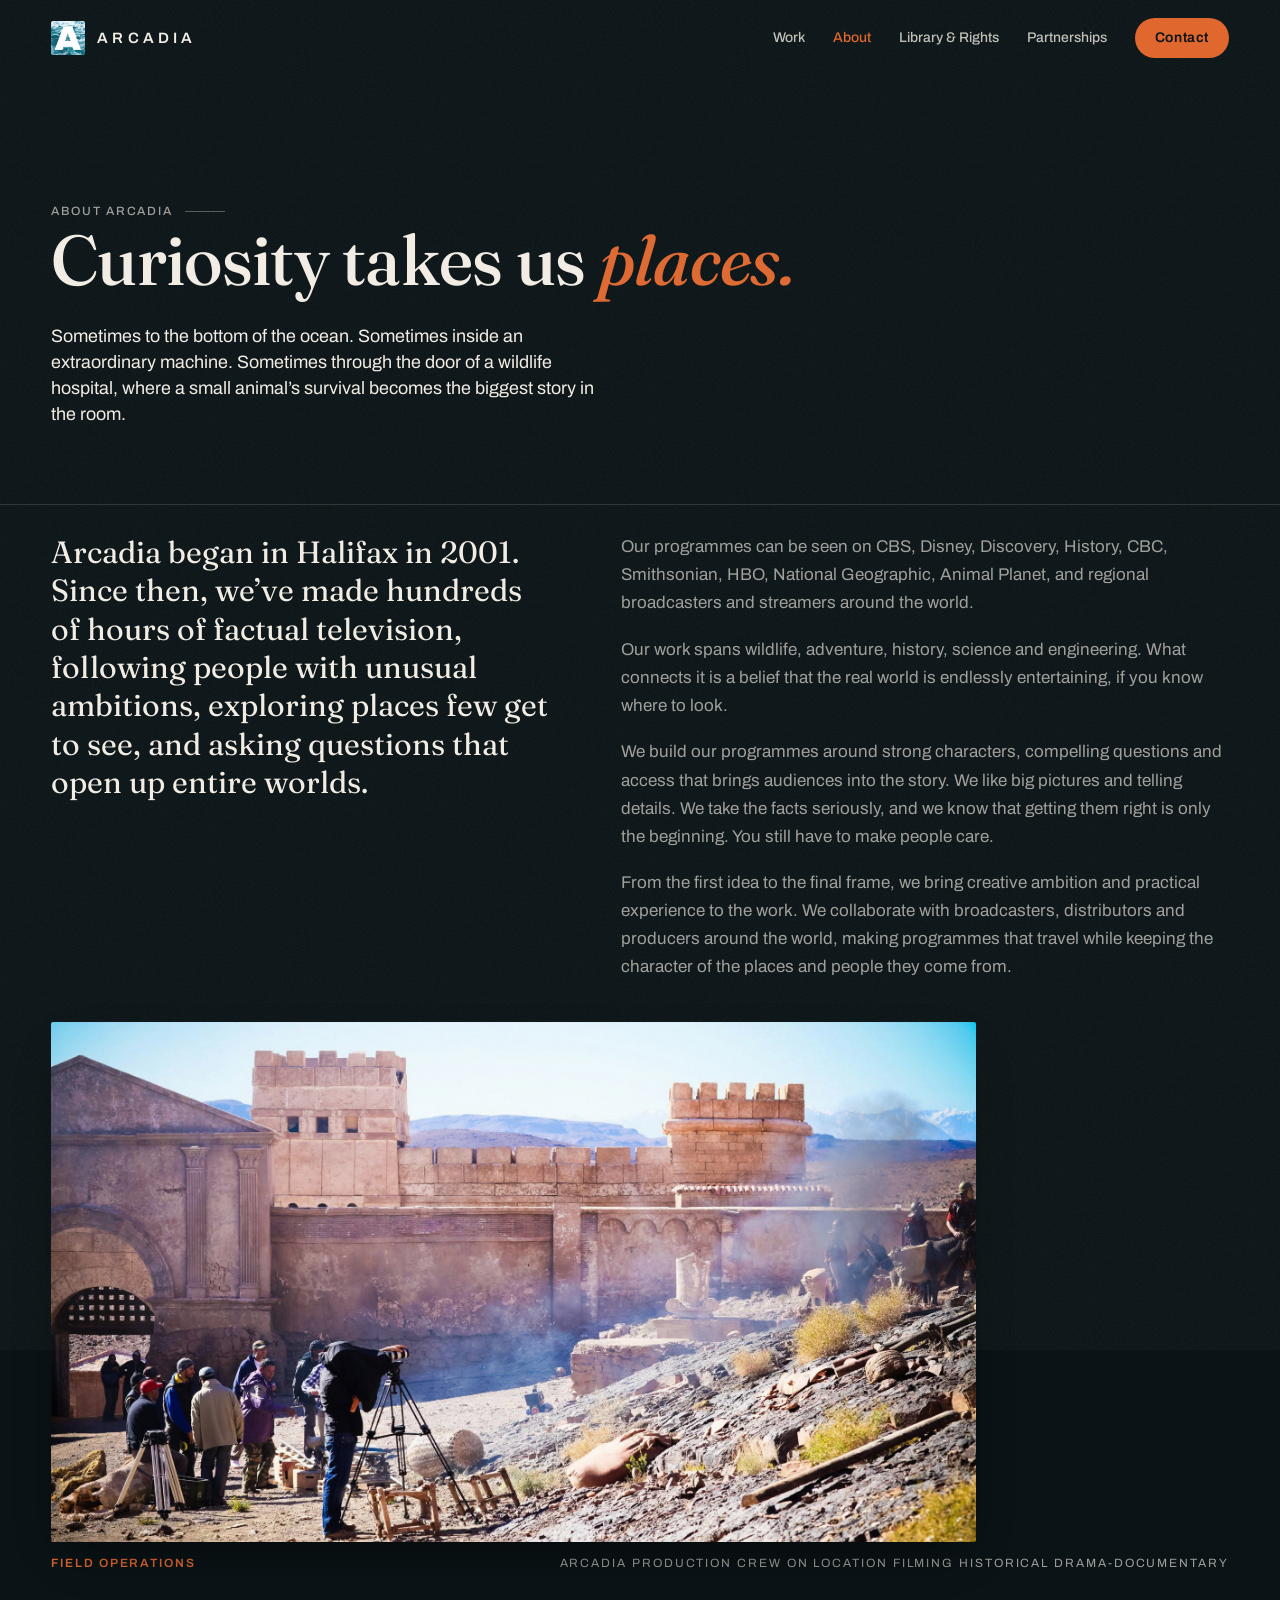
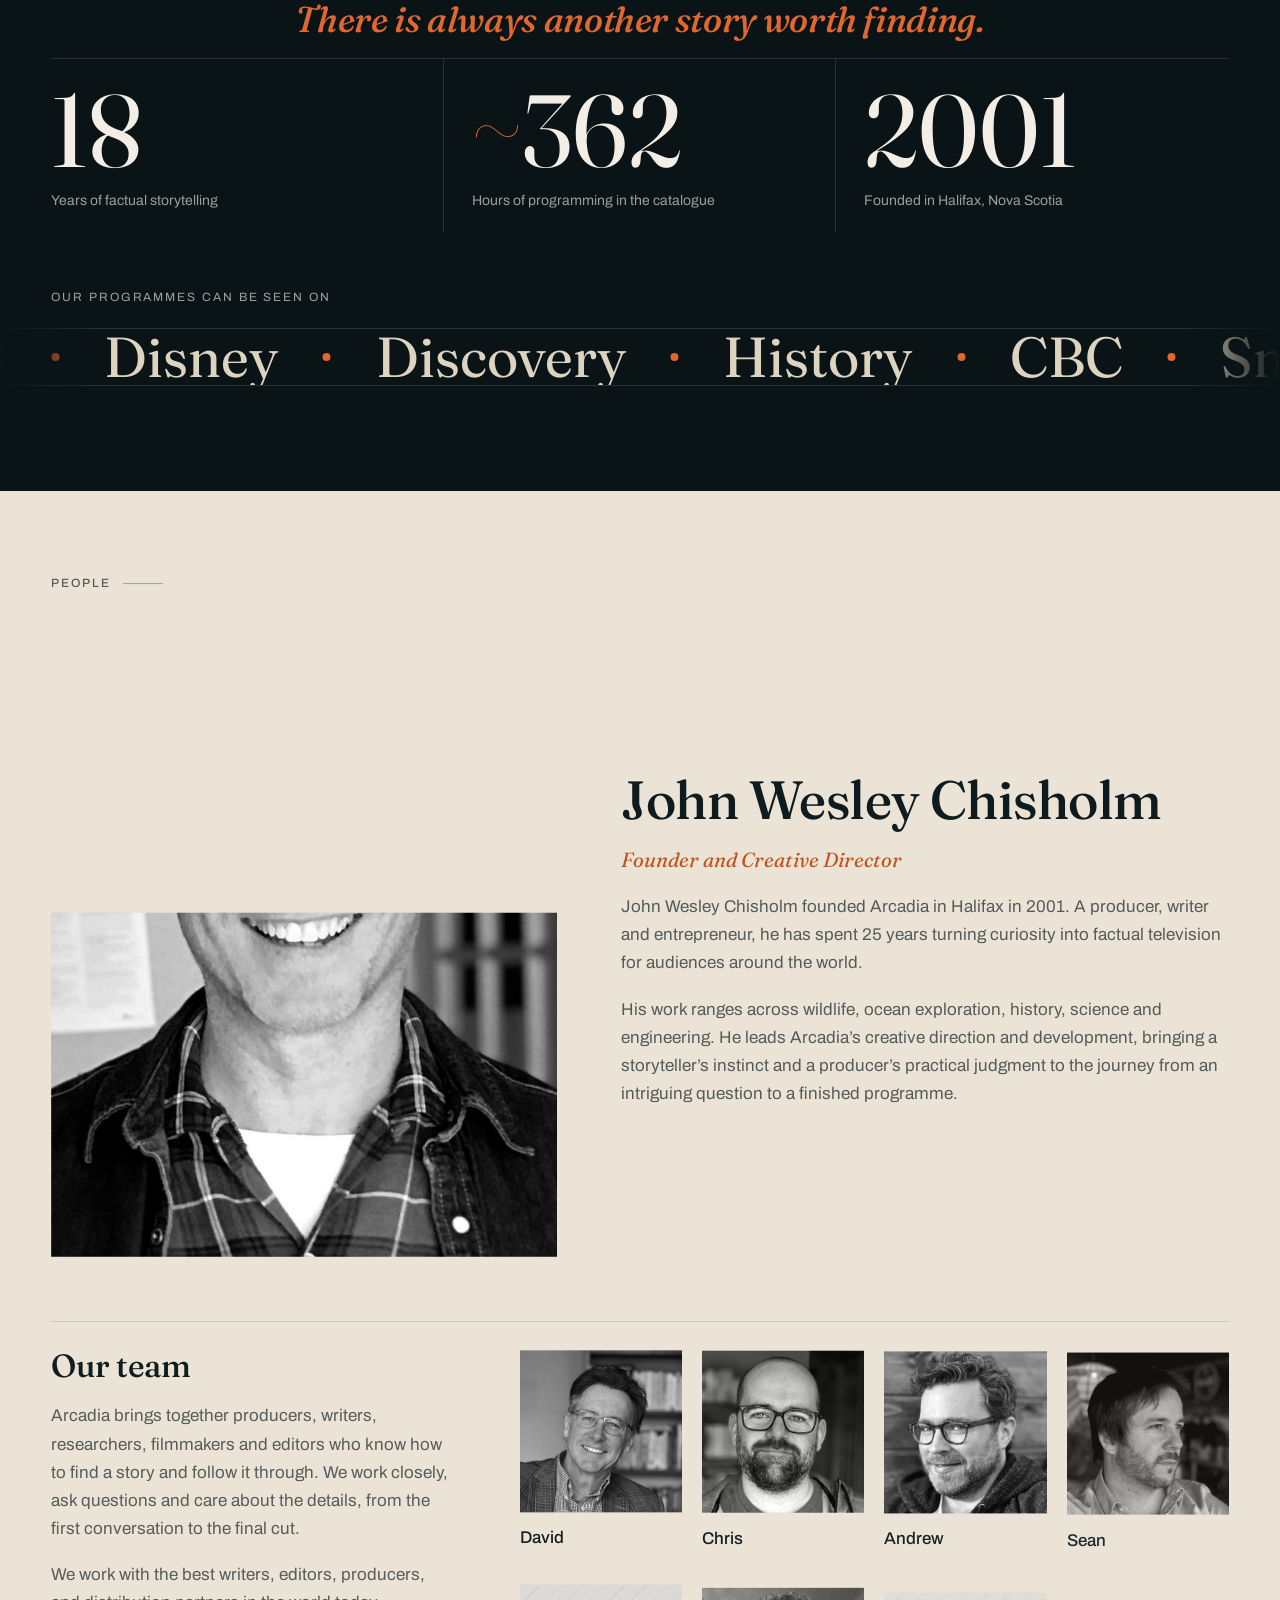
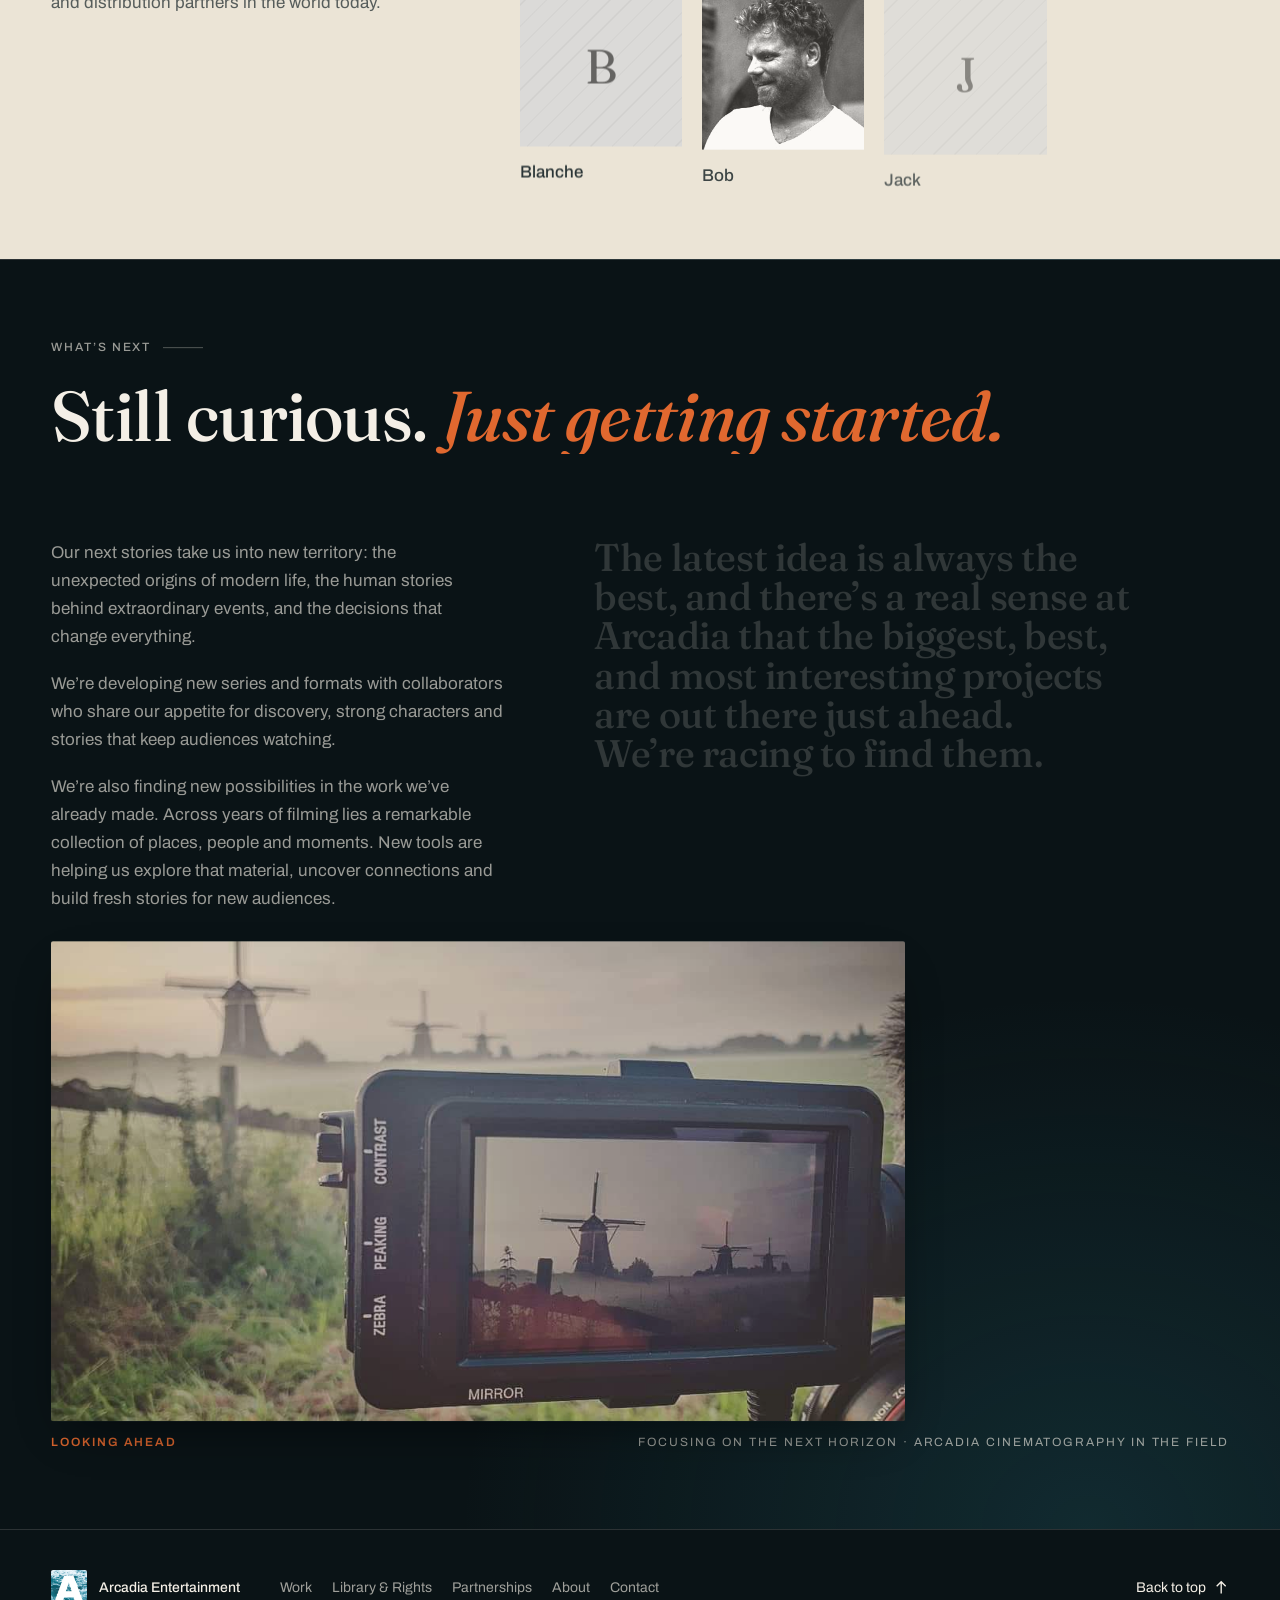
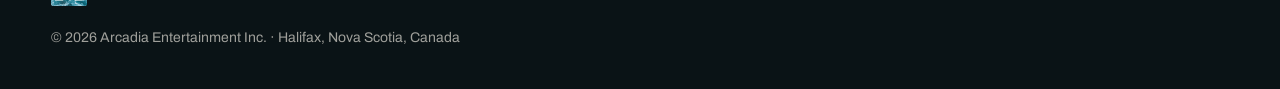
<file: alt/about.html>
<!doctype html>
<html lang="en-CA" class="no-js">
<head>
  <meta charset="utf-8">
  <meta name="viewport" content="width=device-width, initial-scale=1">
  <title>About | Arcadia Entertainment</title>
  <meta name="description" content="Arcadia began in Halifax in 2001. Since then we've made hundreds of hours of factual television — wildlife, adventure, history, science and engineering — for broadcasters around the world.">
  <meta name="theme-color" content="#0a1316">
  <meta property="og:type" content="website">
  <meta property="og:title" content="About — Arcadia Entertainment">
  <meta property="og:description" content="Curiosity takes us places. The story of an independent factual production company in Halifax, Nova Scotia.">
  <meta property="og:image" content="assets/img/story-location-crew.jpg">
  <link rel="icon" href="assets/img/arcadia-mark.jpg">

  <script>
    (function () {
      window.ArcadiaBoot = { introKey: "arcadia:intro-seen", failsafeMs: 4000 };
      var root = document.documentElement;
      root.classList.replace("no-js", "js");
      if (window.matchMedia("(prefers-reduced-motion: reduce)").matches) return;
      root.classList.add("has-motion");
      setTimeout(function () {
        if (!window.Arcadia || !window.Arcadia.ready) root.classList.remove("has-motion");
      }, window.ArcadiaBoot.failsafeMs);
    })();
  </script>

  <link rel="preconnect" href="https://fonts.googleapis.com">
  <link rel="preconnect" href="https://fonts.gstatic.com" crossorigin>
  <link rel="stylesheet" href="https://fonts.googleapis.com/css2?family=Fraunces:ital,opsz,wght@0,9..144,400..700;1,9..144,400..700&family=Archivo:wght@400;500;600;700&display=swap">

  <link rel="stylesheet" href="css/tokens.css">
  <link rel="stylesheet" href="css/base.css">
  <link rel="stylesheet" href="css/components/preloader.css">
  <link rel="stylesheet" href="css/components/nav.css">
  <link rel="stylesheet" href="css/components/hero.css">
  <link rel="stylesheet" href="css/components/intro-story.css">
  <link rel="stylesheet" href="css/components/credits.css">
  <link rel="stylesheet" href="css/components/slate.css">
  <link rel="stylesheet" href="css/components/archive.css">
  <link rel="stylesheet" href="css/components/band.css">
  <link rel="stylesheet" href="css/components/library.css">
  <link rel="stylesheet" href="css/components/partnerships.css">
  <link rel="stylesheet" href="css/components/next.css">
  <link rel="stylesheet" href="css/components/people.css">
  <link rel="stylesheet" href="css/components/contact-footer.css">
  <link rel="stylesheet" href="css/components/video-dialog.css">
  <link rel="stylesheet" href="css/components/cursor.css">
  <link rel="stylesheet" href="css/motion.css">
  <link rel="stylesheet" href="css/pages.css">
</head>

<body class="page">
  <svg width="0" height="0" class="visually-hidden" aria-hidden="true">
    <symbol id="icon-play" viewBox="0 0 16 16"><path d="M4 2.5v11l9-5.5z" fill="currentColor"/></symbol>
    <symbol id="icon-arrow" viewBox="0 0 16 16"><path d="M1 8h13M9 3l5 5-5 5" fill="none" stroke="currentColor" stroke-width="1.5"/></symbol>
    <symbol id="icon-arrow-down" viewBox="0 0 16 16"><path d="M8 1v13M3 9l5 5 5-5" fill="none" stroke="currentColor" stroke-width="1.5"/></symbol>
  </svg>

  <a class="skip-link" href="#main">Skip to content</a>
  <div class="grain" aria-hidden="true"></div>

  <header class="site-nav" data-nav>
    <div class="site-nav__inner container">
      <a class="site-nav__brand" href="index.html" aria-label="Arcadia Entertainment, home">
        <img class="site-nav__mark" src="assets/img/arcadia-mark.jpg" alt="" width="34" height="34">
        <span class="site-nav__wordmark">Arcadia</span>
      </a>
      <nav class="site-nav__primary" aria-label="Primary">
        <ul class="site-nav__links" role="list">
          <li><a class="link-underline" href="work.html">Work</a></li>
          <li><a class="link-underline" href="about.html" aria-current="page">About</a></li>
          <li><a class="link-underline" href="library.html">Library &amp; Rights</a></li>
          <li><a class="link-underline" href="partnerships.html">Partnerships</a></li>
        </ul>
      </nav>
      <a class="btn site-nav__cta" href="contact.html">Contact</a>
      <button class="site-nav__toggle" type="button" aria-expanded="false" aria-controls="mobile-menu" data-menu-toggle>
        <span class="visually-hidden">Menu</span>
        <span class="site-nav__bars" aria-hidden="true"></span>
      </button>
    </div>
    <div class="scroll-progress" aria-hidden="true"><span data-scroll-progress></span></div>
  </header>

  <div class="mobile-menu" id="mobile-menu" data-menu hidden>
    <nav aria-label="Mobile">
      <ol class="mobile-menu__links" role="list">
        <li><a href="work.html" data-menu-link>Work</a></li>
        <li><a href="about.html" data-menu-link>About</a></li>
        <li><a href="library.html" data-menu-link>Library &amp; Rights</a></li>
        <li><a href="partnerships.html" data-menu-link>Partnerships</a></li>
        <li><a href="contact.html" data-menu-link>Contact</a></li>
      </ol>
    </nav>
    <a class="mobile-menu__email" href="mailto:jwc@arcadiatv.com">jwc@arcadiatv.com</a>
  </div>

  <main id="main">
    <section class="page-hero" aria-labelledby="about-title">
      <div class="container">
        <p class="eyebrow" data-reveal="fade">About Arcadia</p>
        <h1 class="display heading-xl" id="about-title" data-reveal="lines">Curiosity takes us <em>places.</em></h1>
        <p class="lead page-hero__lead" data-reveal="fade">Sometimes to the bottom of the ocean. Sometimes inside an extraordinary machine. Sometimes through the door of a wildlife hospital, where a small animal’s survival becomes the biggest story in the room.</p>
      </div>
    </section>

    <section class="story section" aria-label="Our story">
      <div class="container">
        <div class="story__grid">
          <p class="lead story__lead" data-reveal="fade">Arcadia began in Halifax in 2001. Since then, we’ve made hundreds of hours of factual television, following people with unusual ambitions, exploring places few get to see, and asking questions that open up entire worlds.</p>
          <div class="prose" data-reveal="fade">
            <p>Our programmes can be seen on CBS, Disney, Discovery, History, CBC, Smithsonian, HBO, National Geographic, Animal Planet, and regional broadcasters and streamers around the world.</p>
            <p>Our work spans wildlife, adventure, history, science and engineering. What connects it is a belief that the real world is endlessly entertaining, if you know where to look.</p>
            <p>We build our programmes around strong characters, compelling questions and access that brings audiences into the story. We like big pictures and telling details. We take the facts seriously, and we know that getting them right is only the beginning. You still have to make people care.</p>
            <p>From the first idea to the final frame, we bring creative ambition and practical experience to the work. We collaborate with broadcasters, distributors and producers around the world, making programmes that travel while keeping the character of the places and people they come from.</p>
          </div>
        </div>

        <figure class="story__banner" data-reveal="fade">
          <div class="story__banner-media">
            <img src="assets/img/story-location-crew.jpg" alt="Arcadia documentary camera crew on location outside an ancient stone citadel filming historical drama-documentary" width="2048" height="1365" loading="lazy">
          </div>
          <figcaption class="story__banner-caption">
            <span class="story__banner-tag">Field Operations</span>
            <span>Arcadia production crew on location filming historical drama-documentary</span>
          </figcaption>
        </figure>

        <p class="story__signoff display" data-reveal="lines">There is always another story worth finding.</p>

        <dl class="stats" data-reveal="stagger">
          <div class="stat">
            <dt class="stat__label">Years of factual storytelling</dt>
            <dd class="stat__value"><span data-count-to="25">25</span></dd>
          </div>
          <div class="stat">
            <dt class="stat__label">Hours of programming in the catalogue</dt>
            <dd class="stat__value"><span class="stat__approx" aria-label="roughly">~</span><span data-count-to="500">500</span></dd>
          </div>
          <div class="stat">
            <dt class="stat__label">Founded in Halifax, Nova Scotia</dt>
            <dd class="stat__value">2001</dd>
          </div>
        </dl>
      </div>

      <div class="credits" aria-labelledby="credits-title">
        <p class="credits__label container" id="credits-title">Our programmes can be seen on</p>
        <div class="marquee" data-marquee>
          <ul class="marquee__track" role="list" data-marquee-track>
            <li>CBS</li>
            <li>Disney</li>
            <li>Discovery</li>
            <li>History</li>
            <li>CBC</li>
            <li>Smithsonian</li>
            <li>HBO</li>
            <li>National Geographic</li>
            <li>Animal Planet</li>
          </ul>
        </div>
      </div>
    </section>

    <section class="people section theme-light" id="people" aria-labelledby="people-title">
      <div class="container">
        <p class="eyebrow" data-reveal="fade">People</p>

        <article class="founder">
          <figure class="founder__portrait" data-show-media>
            <img src="assets/img/people-john-wesley-chisholm.jpg" alt="Portrait of John Wesley Chisholm" width="900" height="900" loading="lazy" data-show-image>
          </figure>
          <div class="founder__body" data-reveal="fade">
            <h2 class="display heading-lg" id="people-title">John Wesley Chisholm</h2>
            <p class="founder__role">Founder and Creative Director</p>
            <div class="prose">
              <p>John Wesley Chisholm founded Arcadia in Halifax in 2001. A producer, writer and entrepreneur, he has spent 25 years turning curiosity into factual television for audiences around the world.</p>
              <p>His work ranges across wildlife, ocean exploration, history, science and engineering. He leads Arcadia’s creative direction and development, bringing a storyteller’s instinct and a producer’s practical judgment to the journey from an intriguing question to a finished programme.</p>
            </div>
          </div>
        </article>

        <div class="team">
          <div class="team__intro" data-reveal="fade">
            <h3 class="display heading-md">Our team</h3>
            <div class="prose">
              <p>Arcadia brings together producers, writers, researchers, filmmakers and editors who know how to find a story and follow it through. We work closely, ask questions and care about the details, from the first conversation to the final cut.</p>
              <p>We work with the best writers, editors, producers, and distribution partners in the world today.</p>
            </div>
          </div>
          <ul class="team__grid" role="list" data-reveal="stagger">
            <li class="member"><img class="member__photo" src="assets/img/people-david.jpg" alt="" width="900" height="900" loading="lazy"><span class="member__name">David</span></li>
            <li class="member"><img class="member__photo" src="assets/img/people-chris.jpg" alt="" width="900" height="900" loading="lazy"><span class="member__name">Chris</span></li>
            <li class="member"><img class="member__photo" src="assets/img/people-andrew.jpg" alt="" width="900" height="900" loading="lazy"><span class="member__name">Andrew</span></li>
            <li class="member"><img class="member__photo" src="assets/img/people-sean.jpg" alt="" width="900" height="900" loading="lazy"><span class="member__name">Sean</span></li>
            <li class="member"><span class="member__photo member__photo--monogram" aria-hidden="true">B</span><span class="member__name">Blanche</span></li>
            <li class="member"><img class="member__photo" src="assets/img/people-bob.jpg" alt="" width="250" height="250" loading="lazy"><span class="member__name">Bob</span></li>
            <li class="member"><span class="member__photo member__photo--monogram" aria-hidden="true">J</span><span class="member__name">Jack</span></li>
          </ul>
        </div>
      </div>
    </section>

    <section class="next section" aria-labelledby="next-title">
      <div class="container">
        <header class="section-head">
          <p class="eyebrow" data-reveal="fade">What’s next</p>
          <h2 class="display heading-xl" id="next-title" data-reveal="lines">Still curious. <em>Just getting started.</em></h2>
        </header>
        <div class="next__grid">
          <div class="prose" data-reveal="fade">
            <p>Our next stories take us into new territory: the unexpected origins of modern life, the human stories behind extraordinary events, and the decisions that change everything.</p>
            <p>We’re developing new series and formats with collaborators who share our appetite for discovery, strong characters and stories that keep audiences watching.</p>
            <p>We’re also finding new possibilities in the work we’ve already made. Across years of filming lies a remarkable collection of places, people and moments. New tools are helping us explore that material, uncover connections and build fresh stories for new audiences.</p>
          </div>
          <p class="next__statement display" data-scrub-words>The latest idea is always the best, and there’s a real sense at Arcadia that the biggest, best, and most interesting projects are out there just ahead. We’re racing to find them.</p>
        </div>

        <figure class="next__banner" data-reveal="fade">
          <div class="next__banner-media">
            <img src="assets/img/next-lens-horizon.jpg" alt="Arcadia camera monitor focused on historic windmills emerging through morning mist" width="1080" height="810" loading="lazy">
          </div>
          <figcaption class="next__banner-caption">
            <span class="next__banner-tag">Looking Ahead</span>
            <span>Focusing on the next horizon &middot; Arcadia cinematography in the field</span>
          </figcaption>
        </figure>
      </div>
    </section>
  </main>

  <footer class="site-footer">
    <div class="container site-footer__inner">
      <div class="site-footer__brand">
        <img src="assets/img/arcadia-mark.jpg" alt="" width="48" height="48" loading="lazy">
        <span>Arcadia Entertainment</span>
      </div>
      <nav aria-label="Footer">
        <ul class="site-footer__links" role="list">
          <li><a class="link-underline" href="work.html">Work</a></li>
          <li><a class="link-underline" href="library.html">Library &amp; Rights</a></li>
          <li><a class="link-underline" href="partnerships.html">Partnerships</a></li>
          <li><a class="link-underline" href="about.html">About</a></li>
          <li><a class="link-underline" href="contact.html">Contact</a></li>
        </ul>
      </nav>
      <p class="site-footer__legal">&copy; <span data-year>2026</span> Arcadia Entertainment Inc. &middot; Halifax, Nova Scotia, Canada</p>
      <a class="site-footer__top" href="#top">Back to top <svg class="btn__icon" aria-hidden="true"><use href="#icon-arrow-down"/></svg></a>
    </div>
  </footer>

  <div class="cursor" data-cursor-follower aria-hidden="true"><span class="cursor__label" data-cursor-label></span></div>

  <script src="js/vendor/gsap.min.js" defer></script>
  <script src="js/vendor/ScrollTrigger.min.js" defer></script>
  <script src="js/vendor/SplitText.min.js" defer></script>
  <script src="js/vendor/lenis.min.js" defer></script>
  <script src="js/config.js" defer></script>
  <script src="js/utils/dom.js" defer></script>
  <script src="js/core/smooth-scroll.js" defer></script>
  <script src="js/components/preloader.js" defer></script>
  <script src="js/components/nav.js" defer></script>
  <script src="js/components/hero.js" defer></script>
  <script src="js/components/reveals.js" defer></script>
  <script src="js/components/counters.js" defer></script>
  <script src="js/components/marquee.js" defer></script>
  <script src="js/components/media-reveal.js" defer></script>
  <script src="js/components/archive.js" defer></script>
  <script src="js/components/band.js" defer></script>
  <script src="js/components/video-dialog.js" defer></script>
  <script src="js/components/cursor.js" defer></script>
  <script src="js/main.js" defer></script>
</body>
</html>
</file>
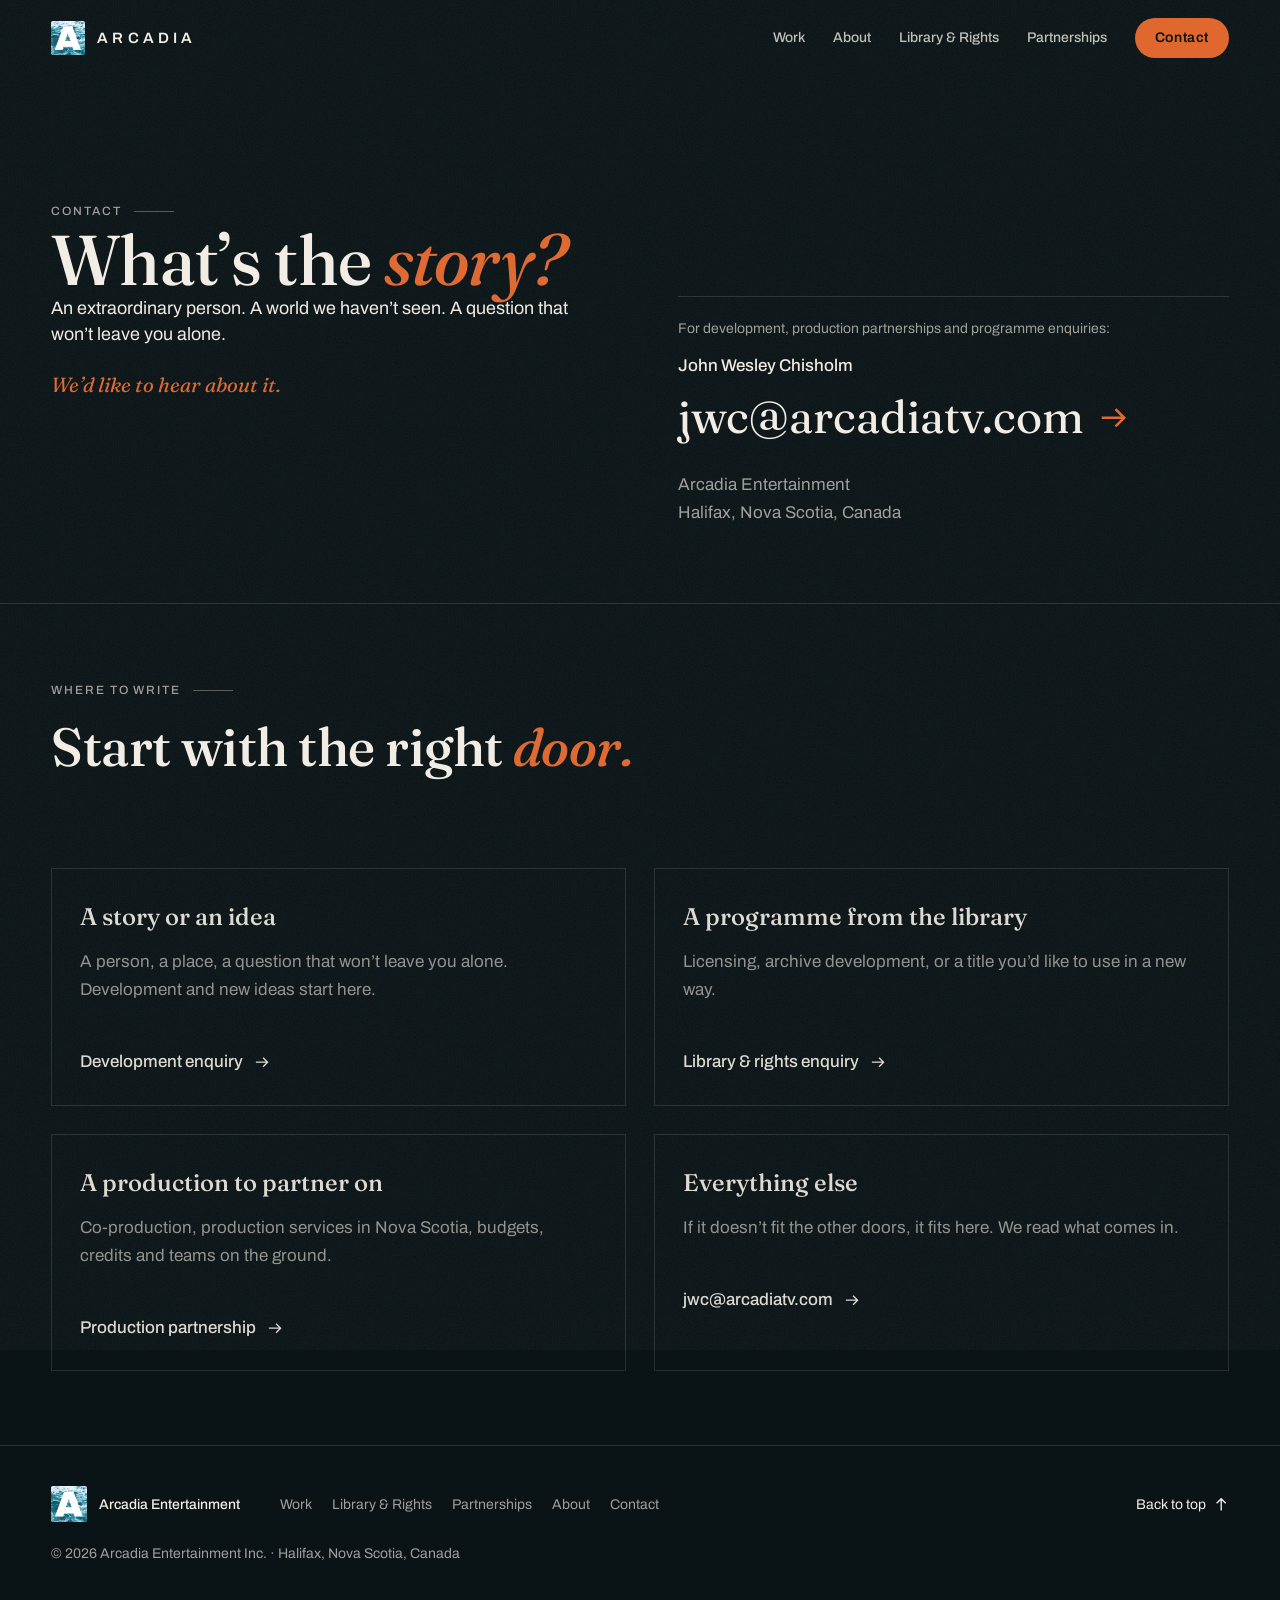
<file: alt/contact.html>
<!doctype html>
<html lang="en-CA" class="no-js">
<head>
  <meta charset="utf-8">
  <meta name="viewport" content="width=device-width, initial-scale=1">
  <title>Contact | Arcadia Entertainment</title>
  <meta name="description" content="An extraordinary person. A world we haven't seen. A question that won't leave you alone. Tell Arcadia Entertainment in Halifax, Nova Scotia.">
  <meta name="theme-color" content="#0a1316">
  <meta property="og:type" content="website">
  <meta property="og:title" content="Contact — Arcadia Entertainment">
  <meta property="og:description" content="What's the story? We'd like to hear about it.">
  <meta property="og:image" content="assets/img/hero-wreck.jpg">
  <link rel="icon" href="assets/img/arcadia-mark.jpg">

  <script>
    (function () {
      window.ArcadiaBoot = { introKey: "arcadia:intro-seen", failsafeMs: 4000 };
      var root = document.documentElement;
      root.classList.replace("no-js", "js");
      if (window.matchMedia("(prefers-reduced-motion: reduce)").matches) return;
      root.classList.add("has-motion");
      setTimeout(function () {
        if (!window.Arcadia || !window.Arcadia.ready) root.classList.remove("has-motion");
      }, window.ArcadiaBoot.failsafeMs);
    })();
  </script>

  <link rel="preconnect" href="https://fonts.googleapis.com">
  <link rel="preconnect" href="https://fonts.gstatic.com" crossorigin>
  <link rel="stylesheet" href="https://fonts.googleapis.com/css2?family=Fraunces:ital,opsz,wght@0,9..144,400..700;1,9..144,400..700&family=Archivo:wght@400;500;600;700&display=swap">

  <link rel="stylesheet" href="css/tokens.css">
  <link rel="stylesheet" href="css/base.css">
  <link rel="stylesheet" href="css/components/preloader.css">
  <link rel="stylesheet" href="css/components/nav.css">
  <link rel="stylesheet" href="css/components/hero.css">
  <link rel="stylesheet" href="css/components/intro-story.css">
  <link rel="stylesheet" href="css/components/credits.css">
  <link rel="stylesheet" href="css/components/slate.css">
  <link rel="stylesheet" href="css/components/archive.css">
  <link rel="stylesheet" href="css/components/band.css">
  <link rel="stylesheet" href="css/components/library.css">
  <link rel="stylesheet" href="css/components/partnerships.css">
  <link rel="stylesheet" href="css/components/next.css">
  <link rel="stylesheet" href="css/components/people.css">
  <link rel="stylesheet" href="css/components/contact-footer.css">
  <link rel="stylesheet" href="css/components/video-dialog.css">
  <link rel="stylesheet" href="css/components/cursor.css">
  <link rel="stylesheet" href="css/motion.css">
  <link rel="stylesheet" href="css/pages.css">
</head>

<body class="page">
  <svg width="0" height="0" class="visually-hidden" aria-hidden="true">
    <symbol id="icon-play" viewBox="0 0 16 16"><path d="M4 2.5v11l9-5.5z" fill="currentColor"/></symbol>
    <symbol id="icon-arrow" viewBox="0 0 16 16"><path d="M1 8h13M9 3l5 5-5 5" fill="none" stroke="currentColor" stroke-width="1.5"/></symbol>
    <symbol id="icon-arrow-down" viewBox="0 0 16 16"><path d="M8 1v13M3 9l5 5 5-5" fill="none" stroke="currentColor" stroke-width="1.5"/></symbol>
  </svg>

  <a class="skip-link" href="#main">Skip to content</a>
  <div class="grain" aria-hidden="true"></div>

  <header class="site-nav" data-nav>
    <div class="site-nav__inner container">
      <a class="site-nav__brand" href="index.html" aria-label="Arcadia Entertainment, home">
        <img class="site-nav__mark" src="assets/img/arcadia-mark.jpg" alt="" width="34" height="34">
        <span class="site-nav__wordmark">Arcadia</span>
      </a>
      <nav class="site-nav__primary" aria-label="Primary">
        <ul class="site-nav__links" role="list">
          <li><a class="link-underline" href="work.html">Work</a></li>
          <li><a class="link-underline" href="about.html">About</a></li>
          <li><a class="link-underline" href="library.html">Library &amp; Rights</a></li>
          <li><a class="link-underline" href="partnerships.html">Partnerships</a></li>
        </ul>
      </nav>
      <a class="btn site-nav__cta" href="contact.html" aria-current="page">Contact</a>
      <button class="site-nav__toggle" type="button" aria-expanded="false" aria-controls="mobile-menu" data-menu-toggle>
        <span class="visually-hidden">Menu</span>
        <span class="site-nav__bars" aria-hidden="true"></span>
      </button>
    </div>
    <div class="scroll-progress" aria-hidden="true"><span data-scroll-progress></span></div>
  </header>

  <div class="mobile-menu" id="mobile-menu" data-menu hidden>
    <nav aria-label="Mobile">
      <ol class="mobile-menu__links" role="list">
        <li><a href="work.html" data-menu-link>Work</a></li>
        <li><a href="about.html" data-menu-link>About</a></li>
        <li><a href="library.html" data-menu-link>Library &amp; Rights</a></li>
        <li><a href="partnerships.html" data-menu-link>Partnerships</a></li>
        <li><a href="contact.html" data-menu-link aria-current="page">Contact</a></li>
      </ol>
    </nav>
    <a class="mobile-menu__email" href="mailto:jwc@arcadiatv.com">jwc@arcadiatv.com</a>
  </div>

  <main id="main">
    <section class="page-hero" aria-labelledby="contact-title">
      <div class="container">
        <p class="eyebrow" data-reveal="fade">Contact</p>
        <h1 class="display heading-xl" id="contact-title" data-reveal="lines">What’s the <em>story?</em></h1>
        <div class="contact__grid">
          <div data-reveal="fade">
            <p class="lead">An extraordinary person. A world we haven’t seen. A question that won’t leave you alone.</p>
            <p class="contact__invite">We’d like to hear about it.</p>
          </div>
          <address class="contact__card" data-reveal="fade">
            <p class="contact__purpose">For development, production partnerships and programme enquiries:</p>
            <p class="contact__name">John Wesley Chisholm</p>
            <a class="contact__email" href="mailto:jwc@arcadiatv.com" data-magnetic>
              <span class="link-underline">jwc@arcadiatv.com</span>
              <svg class="btn__icon" aria-hidden="true"><use href="#icon-arrow"/></svg>
            </a>
            <p class="contact__place">Arcadia Entertainment<br>Halifax, Nova Scotia, Canada</p>
          </address>
        </div>
      </div>
    </section>

    <section class="section" aria-labelledby="routes-title">
      <div class="container">
        <header class="section-head">
          <p class="eyebrow" data-reveal="fade">Where to write</p>
          <h2 class="display heading-lg" id="routes-title" data-reveal="lines">Start with the right <em>door.</em></h2>
        </header>

        <div class="contact-routes">
          <article class="contact-route" data-reveal="fade">
            <h2>A story or an idea</h2>
            <p>A person, a place, a question that won’t leave you alone. Development and new ideas start here.</p>
            <a class="teaser-link text-link" href="mailto:jwc@arcadiatv.com?subject=Development%20enquiry">
              <span class="link-underline">Development enquiry</span>
              <svg class="btn__icon text-link__arrow" aria-hidden="true"><use href="#icon-arrow"/></svg>
            </a>
          </article>

          <article class="contact-route" data-reveal="fade">
            <h2>A programme from the library</h2>
            <p>Licensing, archive development, or a title you’d like to use in a new way.</p>
            <a class="teaser-link text-link" href="mailto:jwc@arcadiatv.com?subject=Library%20and%20rights%20enquiry">
              <span class="link-underline">Library &amp; rights enquiry</span>
              <svg class="btn__icon text-link__arrow" aria-hidden="true"><use href="#icon-arrow"/></svg>
            </a>
          </article>

          <article class="contact-route" data-reveal="fade">
            <h2>A production to partner on</h2>
            <p>Co-production, production services in Nova Scotia, budgets, credits and teams on the ground.</p>
            <a class="teaser-link text-link" href="mailto:jwc@arcadiatv.com?subject=Production%20partnership">
              <span class="link-underline">Production partnership</span>
              <svg class="btn__icon text-link__arrow" aria-hidden="true"><use href="#icon-arrow"/></svg>
            </a>
          </article>

          <article class="contact-route" data-reveal="fade">
            <h2>Everything else</h2>
            <p>If it doesn’t fit the other doors, it fits here. We read what comes in.</p>
            <a class="teaser-link text-link" href="mailto:jwc@arcadiatv.com">
              <span class="link-underline">jwc@arcadiatv.com</span>
              <svg class="btn__icon text-link__arrow" aria-hidden="true"><use href="#icon-arrow"/></svg>
            </a>
          </article>
        </div>
      </div>
    </section>
  </main>

  <footer class="site-footer">
    <div class="container site-footer__inner">
      <div class="site-footer__brand">
        <img src="assets/img/arcadia-mark.jpg" alt="" width="48" height="48" loading="lazy">
        <span>Arcadia Entertainment</span>
      </div>
      <nav aria-label="Footer">
        <ul class="site-footer__links" role="list">
          <li><a class="link-underline" href="work.html">Work</a></li>
          <li><a class="link-underline" href="library.html">Library &amp; Rights</a></li>
          <li><a class="link-underline" href="partnerships.html">Partnerships</a></li>
          <li><a class="link-underline" href="about.html">About</a></li>
          <li><a class="link-underline" href="contact.html">Contact</a></li>
        </ul>
      </nav>
      <p class="site-footer__legal">&copy; <span data-year>2026</span> Arcadia Entertainment Inc. &middot; Halifax, Nova Scotia, Canada</p>
      <a class="site-footer__top" href="#top">Back to top <svg class="btn__icon" aria-hidden="true"><use href="#icon-arrow-down"/></svg></a>
    </div>
  </footer>

  <div class="cursor" data-cursor-follower aria-hidden="true"><span class="cursor__label" data-cursor-label></span></div>

  <script src="js/vendor/gsap.min.js" defer></script>
  <script src="js/vendor/ScrollTrigger.min.js" defer></script>
  <script src="js/vendor/SplitText.min.js" defer></script>
  <script src="js/vendor/lenis.min.js" defer></script>
  <script src="js/config.js" defer></script>
  <script src="js/utils/dom.js" defer></script>
  <script src="js/core/smooth-scroll.js" defer></script>
  <script src="js/components/preloader.js" defer></script>
  <script src="js/components/nav.js" defer></script>
  <script src="js/components/hero.js" defer></script>
  <script src="js/components/reveals.js" defer></script>
  <script src="js/components/counters.js" defer></script>
  <script src="js/components/marquee.js" defer></script>
  <script src="js/components/media-reveal.js" defer></script>
  <script src="js/components/archive.js" defer></script>
  <script src="js/components/band.js" defer></script>
  <script src="js/components/video-dialog.js" defer></script>
  <script src="js/components/cursor.js" defer></script>
  <script src="js/main.js" defer></script>
</body>
</html>
</file>
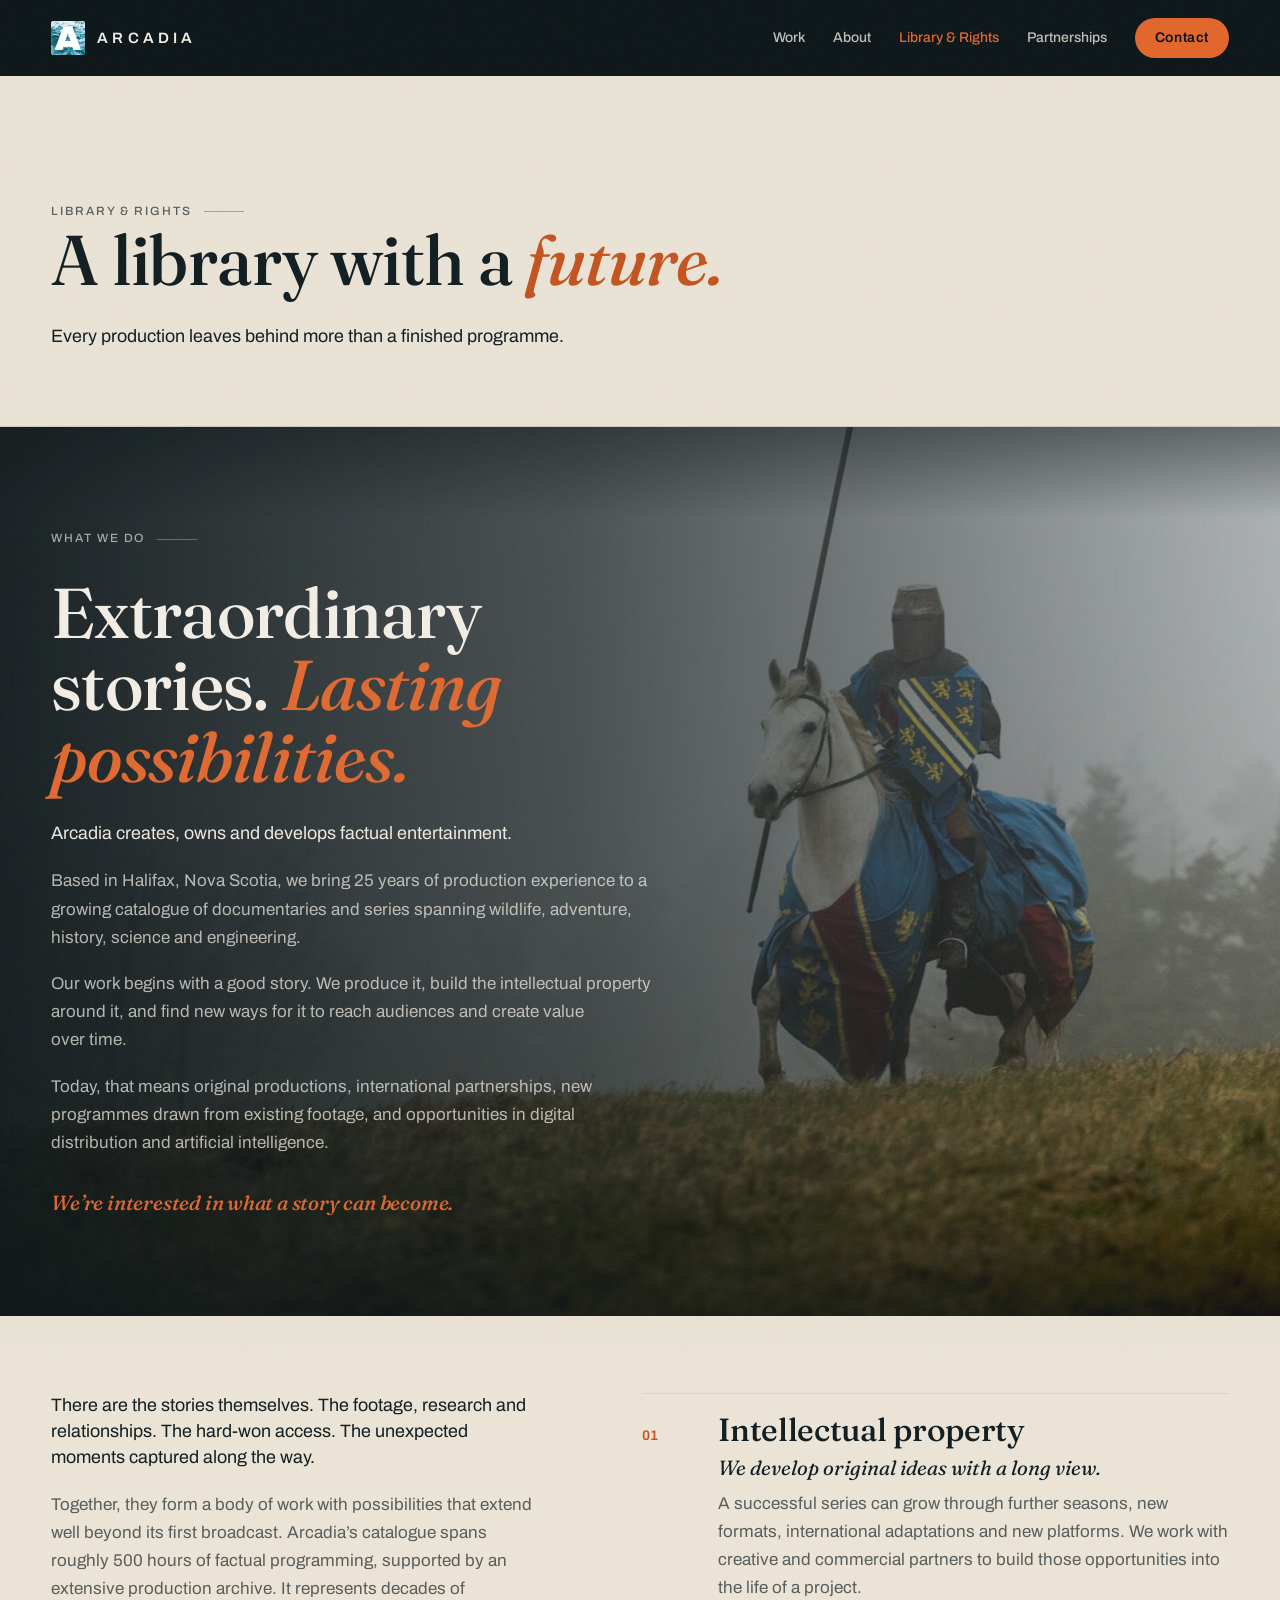
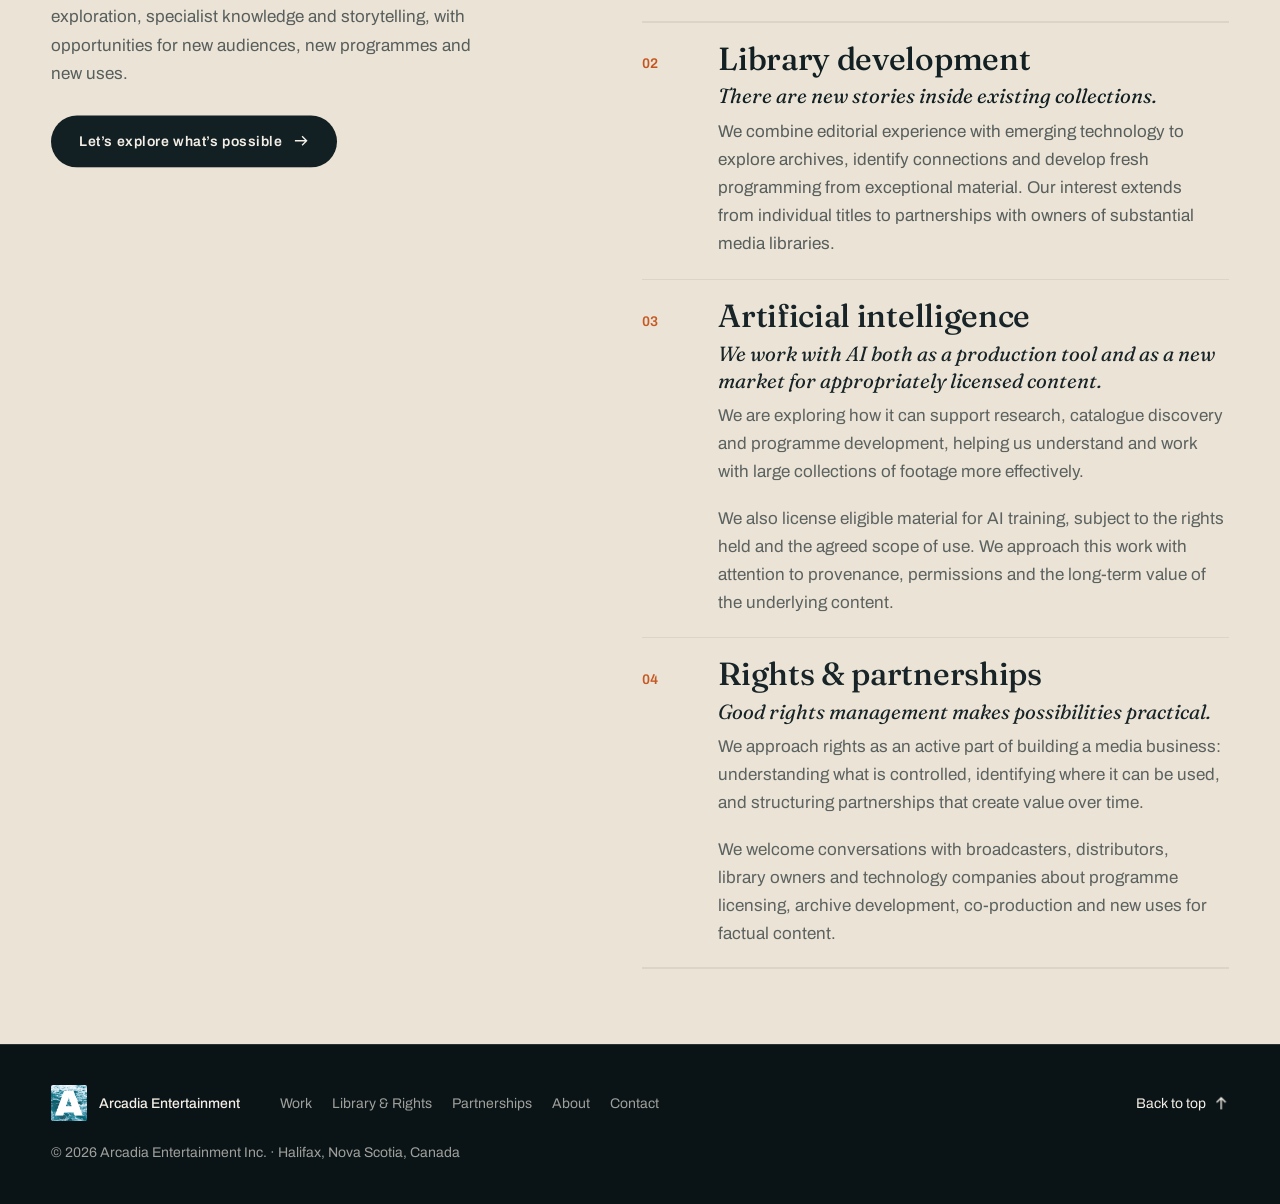
<file: alt/library.html>
<!doctype html>
<html lang="en-CA" class="no-js">
<head>
  <meta charset="utf-8">
  <meta name="viewport" content="width=device-width, initial-scale=1">
  <title>Library &amp; Rights | Arcadia Entertainment</title>
  <meta name="description" content="Arcadia's catalogue spans roughly 500 hours of factual programming, supported by an extensive production archive — intellectual property, library development, AI licensing and rights partnerships.">
  <meta name="theme-color" content="#0a1316">
  <meta property="og:type" content="website">
  <meta property="og:title" content="Library &amp; Rights — Arcadia Entertainment">
  <meta property="og:description" content="A library with a future. Roughly 500 hours of factual programming and the archive behind it.">
  <meta property="og:image" content="assets/img/hero-wreck.jpg">
  <link rel="icon" href="assets/img/arcadia-mark.jpg">

  <script>
    (function () {
      window.ArcadiaBoot = { introKey: "arcadia:intro-seen", failsafeMs: 4000 };
      var root = document.documentElement;
      root.classList.replace("no-js", "js");
      if (window.matchMedia("(prefers-reduced-motion: reduce)").matches) return;
      root.classList.add("has-motion");
      setTimeout(function () {
        if (!window.Arcadia || !window.Arcadia.ready) root.classList.remove("has-motion");
      }, window.ArcadiaBoot.failsafeMs);
    })();
  </script>

  <link rel="preconnect" href="https://fonts.googleapis.com">
  <link rel="preconnect" href="https://fonts.gstatic.com" crossorigin>
  <link rel="stylesheet" href="https://fonts.googleapis.com/css2?family=Fraunces:ital,opsz,wght@0,9..144,400..700;1,9..144,400..700&family=Archivo:wght@400;500;600;700&display=swap">

  <link rel="stylesheet" href="css/tokens.css">
  <link rel="stylesheet" href="css/base.css">
  <link rel="stylesheet" href="css/components/preloader.css">
  <link rel="stylesheet" href="css/components/nav.css">
  <link rel="stylesheet" href="css/components/hero.css">
  <link rel="stylesheet" href="css/components/intro-story.css">
  <link rel="stylesheet" href="css/components/credits.css">
  <link rel="stylesheet" href="css/components/slate.css">
  <link rel="stylesheet" href="css/components/archive.css">
  <link rel="stylesheet" href="css/components/band.css">
  <link rel="stylesheet" href="css/components/library.css">
  <link rel="stylesheet" href="css/components/partnerships.css">
  <link rel="stylesheet" href="css/components/next.css">
  <link rel="stylesheet" href="css/components/people.css">
  <link rel="stylesheet" href="css/components/contact-footer.css">
  <link rel="stylesheet" href="css/components/video-dialog.css">
  <link rel="stylesheet" href="css/components/cursor.css">
  <link rel="stylesheet" href="css/motion.css">
  <link rel="stylesheet" href="css/pages.css">
</head>

<body class="page">
  <svg width="0" height="0" class="visually-hidden" aria-hidden="true">
    <symbol id="icon-play" viewBox="0 0 16 16"><path d="M4 2.5v11l9-5.5z" fill="currentColor"/></symbol>
    <symbol id="icon-arrow" viewBox="0 0 16 16"><path d="M1 8h13M9 3l5 5-5 5" fill="none" stroke="currentColor" stroke-width="1.5"/></symbol>
    <symbol id="icon-arrow-down" viewBox="0 0 16 16"><path d="M8 1v13M3 9l5 5 5-5" fill="none" stroke="currentColor" stroke-width="1.5"/></symbol>
  </svg>

  <a class="skip-link" href="#main">Skip to content</a>
  <div class="grain" aria-hidden="true"></div>

  <header class="site-nav" data-nav>
    <div class="site-nav__inner container">
      <a class="site-nav__brand" href="index.html" aria-label="Arcadia Entertainment, home">
        <img class="site-nav__mark" src="assets/img/arcadia-mark.jpg" alt="" width="34" height="34">
        <span class="site-nav__wordmark">Arcadia</span>
      </a>
      <nav class="site-nav__primary" aria-label="Primary">
        <ul class="site-nav__links" role="list">
          <li><a class="link-underline" href="work.html">Work</a></li>
          <li><a class="link-underline" href="about.html">About</a></li>
          <li><a class="link-underline" href="library.html" aria-current="page">Library &amp; Rights</a></li>
          <li><a class="link-underline" href="partnerships.html">Partnerships</a></li>
        </ul>
      </nav>
      <a class="btn site-nav__cta" href="contact.html">Contact</a>
      <button class="site-nav__toggle" type="button" aria-expanded="false" aria-controls="mobile-menu" data-menu-toggle>
        <span class="visually-hidden">Menu</span>
        <span class="site-nav__bars" aria-hidden="true"></span>
      </button>
    </div>
    <div class="scroll-progress" aria-hidden="true"><span data-scroll-progress></span></div>
  </header>

  <div class="mobile-menu" id="mobile-menu" data-menu hidden>
    <nav aria-label="Mobile">
      <ol class="mobile-menu__links" role="list">
        <li><a href="work.html" data-menu-link>Work</a></li>
        <li><a href="about.html" data-menu-link>About</a></li>
        <li><a href="library.html" data-menu-link>Library &amp; Rights</a></li>
        <li><a href="partnerships.html" data-menu-link>Partnerships</a></li>
        <li><a href="contact.html" data-menu-link>Contact</a></li>
      </ol>
    </nav>
    <a class="mobile-menu__email" href="mailto:jwc@arcadiatv.com">jwc@arcadiatv.com</a>
  </div>

  <main id="main">
    <section class="page-hero theme-light" aria-labelledby="library-title">
      <div class="container">
        <p class="eyebrow" data-reveal="fade">Library &amp; Rights</p>
        <h1 class="display heading-xl" id="library-title" data-reveal="lines">A library with a <em>future.</em></h1>
        <p class="lead page-hero__lead" data-reveal="fade">Every production leaves behind more than a finished programme.</p>
      </div>
    </section>

    <section class="band" aria-labelledby="band-title" data-band>
      <div class="band__media" aria-hidden="true">
        <img src="assets/img/history-rider-fog.jpg" alt="" width="2400" height="1257" loading="lazy" data-band-image>
      </div>
      <div class="band__content container">
        <p class="eyebrow" data-reveal="fade">What we do</p>
        <h2 class="display heading-xl" id="band-title" data-reveal="lines">Extraordinary stories. <em>Lasting possibilities.</em></h2>
        <div class="band__copy" data-reveal="fade">
          <p class="lead">Arcadia creates, owns and develops factual entertainment.</p>
          <div class="prose">
            <p>Based in Halifax, Nova Scotia, we bring 25 years of production experience to a growing catalogue of documentaries and series spanning wildlife, adventure, history, science and engineering.</p>
            <p>Our work begins with a good story. We produce it, build the intellectual property around it, and find new ways for it to reach audiences and create value over time.</p>
            <p>Today, that means original productions, international partnerships, new programmes drawn from existing footage, and opportunities in digital distribution and artificial intelligence.</p>
          </div>
          <p class="band__signoff display">We’re interested in what a story can become.</p>
        </div>
      </div>
    </section>

    <section class="library section theme-light" aria-labelledby="pillars-title">
      <div class="container library__grid">
        <div class="library__aside">
          <div data-reveal="fade">
            <p class="lead">There are the stories themselves. The footage, research and relationships. The hard-won access. The unexpected moments captured along the way.</p>
            <div class="prose library__prose">
              <p>Together, they form a body of work with possibilities that extend well beyond its first broadcast. Arcadia’s catalogue spans roughly 500 hours of factual programming, supported by an extensive production archive. It represents decades of exploration, specialist knowledge and storytelling, with opportunities for new audiences, new programmes and new uses.</p>
            </div>
            <a class="btn library__cta" href="mailto:jwc@arcadiatv.com?subject=Library%20and%20rights%20enquiry">
              Let’s explore what’s possible
              <svg class="btn__icon" aria-hidden="true"><use href="#icon-arrow"/></svg>
            </a>
          </div>
        </div>

        <div>
          <h2 class="visually-hidden" id="pillars-title">Library opportunities</h2>
          <ol class="pillars" role="list">
            <li class="pillar" data-reveal="fade">
              <span class="pillar__index">01</span>
              <h3 class="pillar__title display">Intellectual property</h3>
              <p class="pillar__lead">We develop original ideas with a long view.</p>
              <div class="prose"><p>A successful series can grow through further seasons, new formats, international adaptations and new platforms. We work with creative and commercial partners to build those opportunities into the life of a project.</p></div>
            </li>
            <li class="pillar" data-reveal="fade">
              <span class="pillar__index">02</span>
              <h3 class="pillar__title display">Library development</h3>
              <p class="pillar__lead">There are new stories inside existing collections.</p>
              <div class="prose"><p>We combine editorial experience with emerging technology to explore archives, identify connections and develop fresh programming from exceptional material. Our interest extends from individual titles to partnerships with owners of substantial media libraries.</p></div>
            </li>
            <li class="pillar" data-reveal="fade">
              <span class="pillar__index">03</span>
              <h3 class="pillar__title display">Artificial intelligence</h3>
              <p class="pillar__lead">We work with AI both as a production tool and as a new market for appropriately licensed content.</p>
              <div class="prose">
                <p>We are exploring how it can support research, catalogue discovery and programme development, helping us understand and work with large collections of footage more effectively.</p>
                <p>We also license eligible material for AI training, subject to the rights held and the agreed scope of use. We approach this work with attention to provenance, permissions and the long-term value of the underlying content.</p>
              </div>
            </li>
            <li class="pillar" data-reveal="fade">
              <span class="pillar__index">04</span>
              <h3 class="pillar__title display">Rights &amp; partnerships</h3>
              <p class="pillar__lead">Good rights management makes possibilities practical.</p>
              <div class="prose">
                <p>We approach rights as an active part of building a media business: understanding what is controlled, identifying where it can be used, and structuring partnerships that create value over time.</p>
                <p>We welcome conversations with broadcasters, distributors, library owners and technology companies about programme licensing, archive development, co-production and new uses for factual content.</p>
              </div>
            </li>
          </ol>
        </div>
      </div>
    </section>
  </main>

  <footer class="site-footer">
    <div class="container site-footer__inner">
      <div class="site-footer__brand">
        <img src="assets/img/arcadia-mark.jpg" alt="" width="48" height="48" loading="lazy">
        <span>Arcadia Entertainment</span>
      </div>
      <nav aria-label="Footer">
        <ul class="site-footer__links" role="list">
          <li><a class="link-underline" href="work.html">Work</a></li>
          <li><a class="link-underline" href="library.html">Library &amp; Rights</a></li>
          <li><a class="link-underline" href="partnerships.html">Partnerships</a></li>
          <li><a class="link-underline" href="about.html">About</a></li>
          <li><a class="link-underline" href="contact.html">Contact</a></li>
        </ul>
      </nav>
      <p class="site-footer__legal">&copy; <span data-year>2026</span> Arcadia Entertainment Inc. &middot; Halifax, Nova Scotia, Canada</p>
      <a class="site-footer__top" href="#top">Back to top <svg class="btn__icon" aria-hidden="true"><use href="#icon-arrow-down"/></svg></a>
    </div>
  </footer>

  <div class="cursor" data-cursor-follower aria-hidden="true"><span class="cursor__label" data-cursor-label></span></div>

  <script src="js/vendor/gsap.min.js" defer></script>
  <script src="js/vendor/ScrollTrigger.min.js" defer></script>
  <script src="js/vendor/SplitText.min.js" defer></script>
  <script src="js/vendor/lenis.min.js" defer></script>
  <script src="js/config.js" defer></script>
  <script src="js/utils/dom.js" defer></script>
  <script src="js/core/smooth-scroll.js" defer></script>
  <script src="js/components/preloader.js" defer></script>
  <script src="js/components/nav.js" defer></script>
  <script src="js/components/hero.js" defer></script>
  <script src="js/components/reveals.js" defer></script>
  <script src="js/components/counters.js" defer></script>
  <script src="js/components/marquee.js" defer></script>
  <script src="js/components/media-reveal.js" defer></script>
  <script src="js/components/archive.js" defer></script>
  <script src="js/components/band.js" defer></script>
  <script src="js/components/video-dialog.js" defer></script>
  <script src="js/components/cursor.js" defer></script>
  <script src="js/main.js" defer></script>
</body>
</html>
</file>
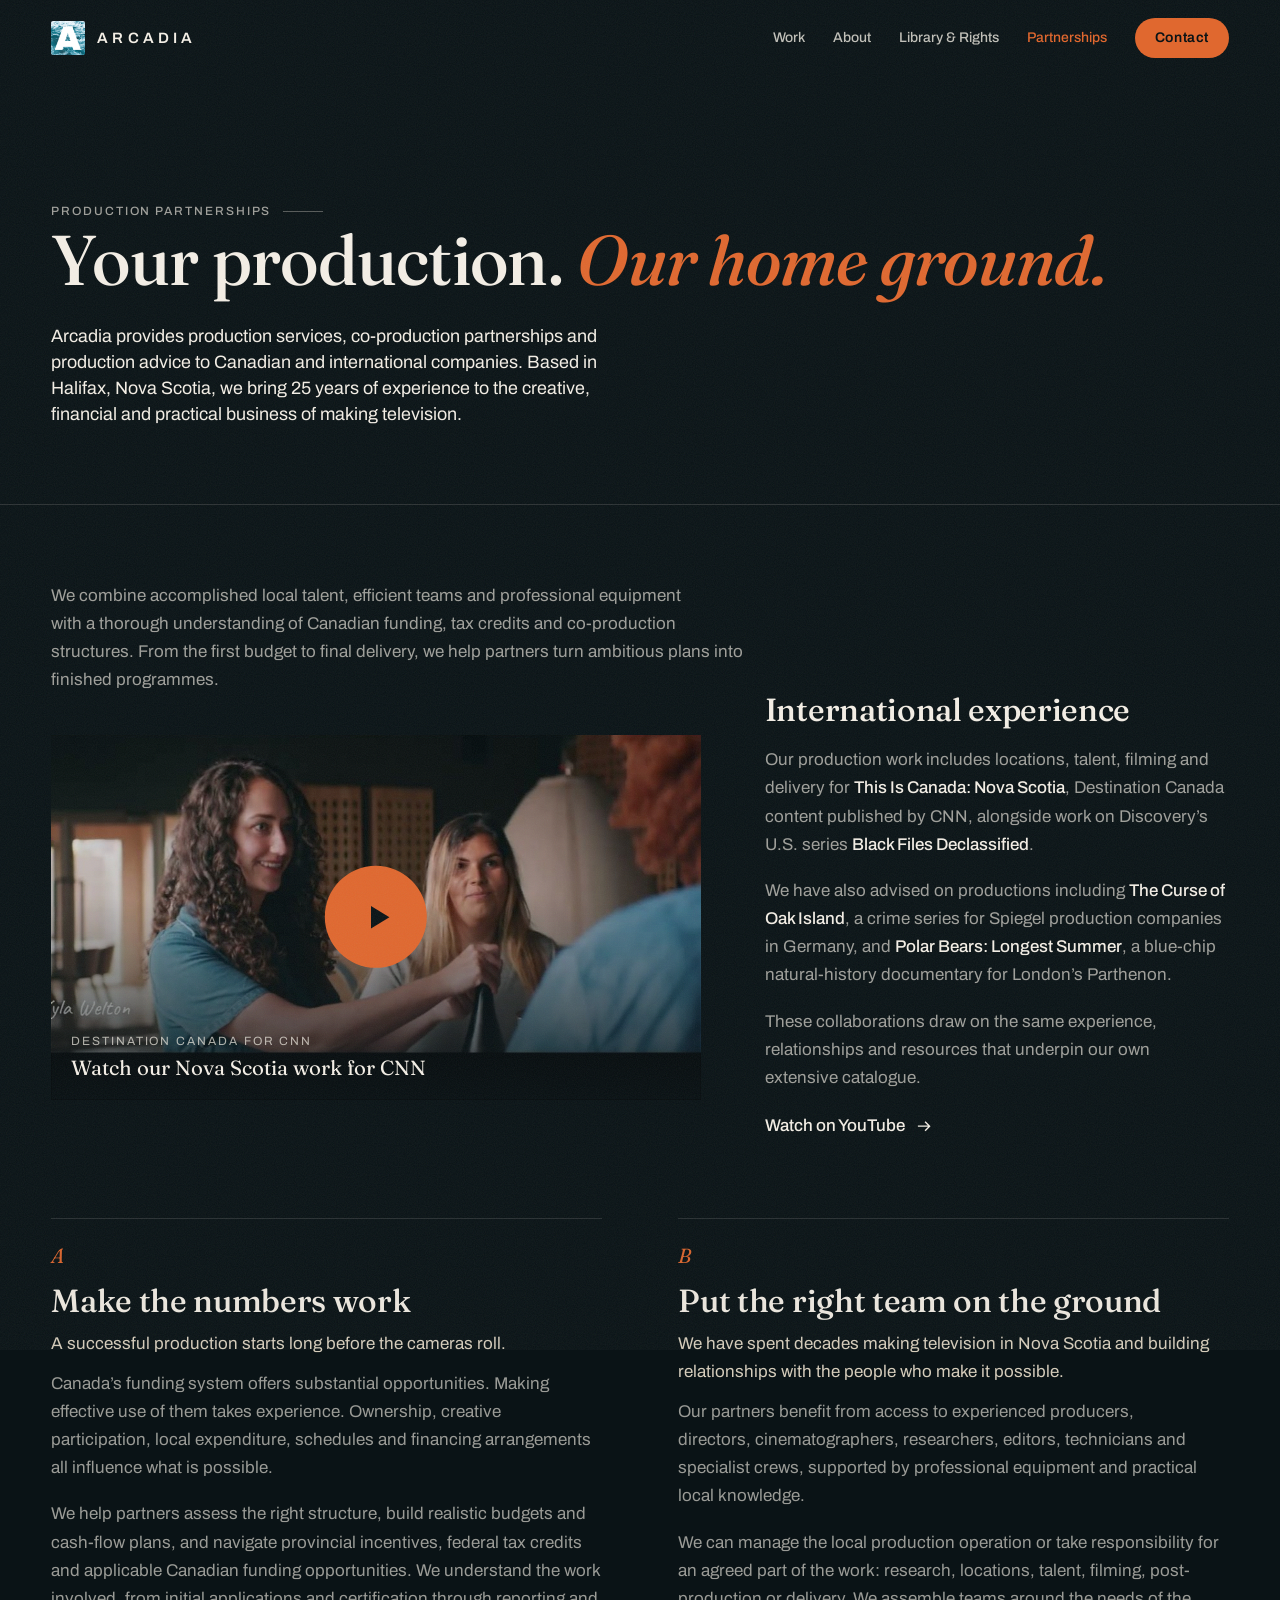
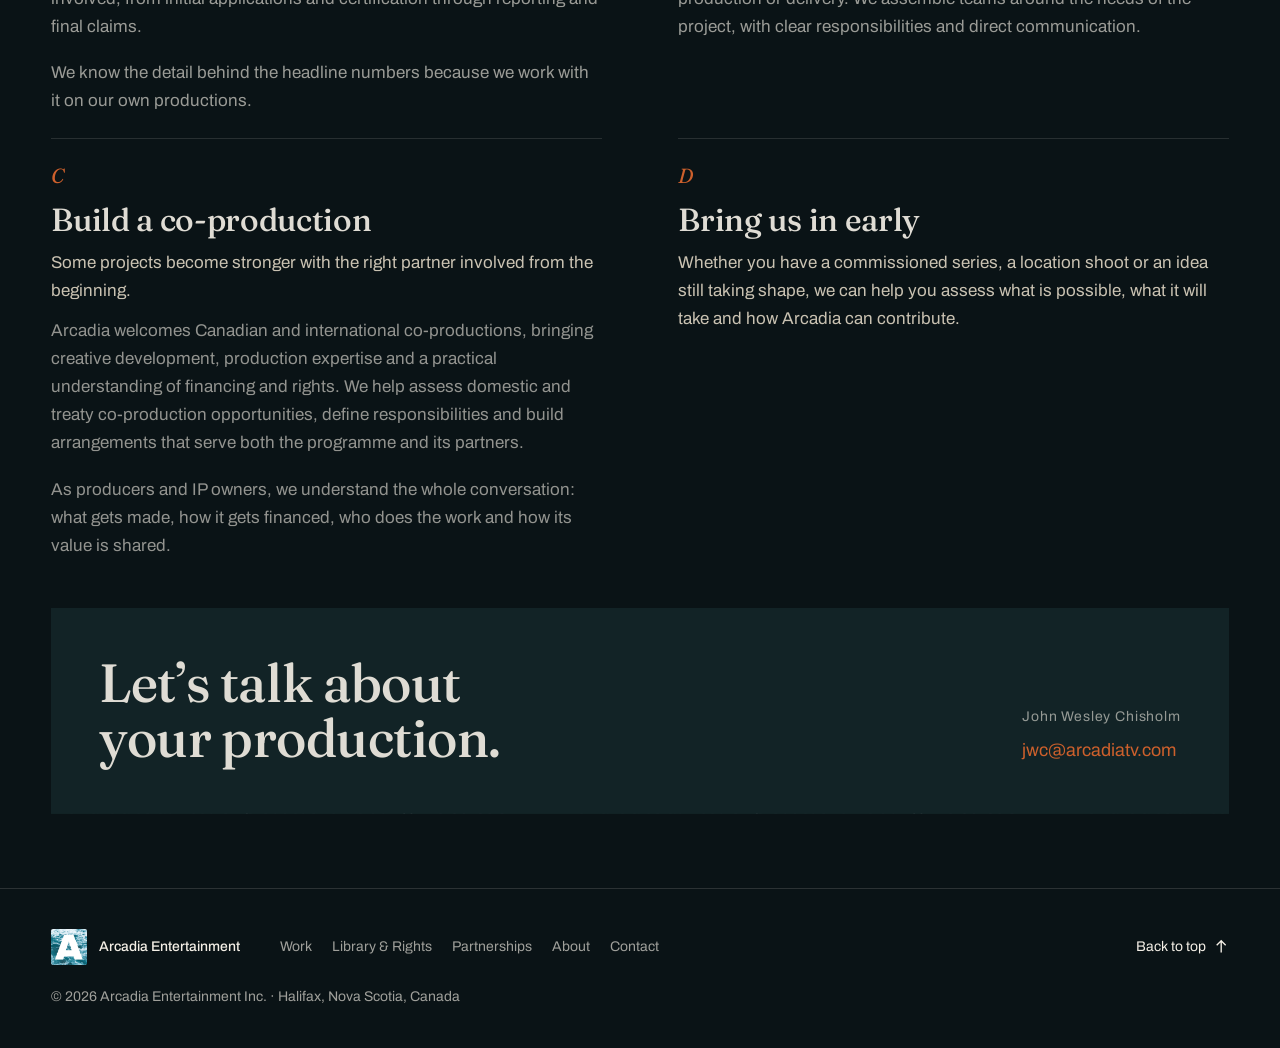
<file: alt/partnerships.html>
<!doctype html>
<html lang="en-CA" class="no-js">
<head>
  <meta charset="utf-8">
  <meta name="viewport" content="width=device-width, initial-scale=1">
  <title>Partnerships | Arcadia Entertainment</title>
  <meta name="description" content="Production services, co-production partnerships and production advice in Halifax, Nova Scotia. Canadian funding, tax credits, local crews and 25 years of experience making television.">
  <meta name="theme-color" content="#0a1316">
  <meta property="og:type" content="website">
  <meta property="og:title" content="Partnerships — Arcadia Entertainment">
  <meta property="og:description" content="Your production. Our home ground. Production services and co-production from Halifax, Nova Scotia.">
  <meta property="og:image" content="assets/img/cnn-this-is-canada.jpg">
  <link rel="icon" href="assets/img/arcadia-mark.jpg">

  <script>
    (function () {
      window.ArcadiaBoot = { introKey: "arcadia:intro-seen", failsafeMs: 4000 };
      var root = document.documentElement;
      root.classList.replace("no-js", "js");
      if (window.matchMedia("(prefers-reduced-motion: reduce)").matches) return;
      root.classList.add("has-motion");
      setTimeout(function () {
        if (!window.Arcadia || !window.Arcadia.ready) root.classList.remove("has-motion");
      }, window.ArcadiaBoot.failsafeMs);
    })();
  </script>

  <link rel="preconnect" href="https://fonts.googleapis.com">
  <link rel="preconnect" href="https://fonts.gstatic.com" crossorigin>
  <link rel="stylesheet" href="https://fonts.googleapis.com/css2?family=Fraunces:ital,opsz,wght@0,9..144,400..700;1,9..144,400..700&family=Archivo:wght@400;500;600;700&display=swap">

  <link rel="stylesheet" href="css/tokens.css">
  <link rel="stylesheet" href="css/base.css">
  <link rel="stylesheet" href="css/components/preloader.css">
  <link rel="stylesheet" href="css/components/nav.css">
  <link rel="stylesheet" href="css/components/hero.css">
  <link rel="stylesheet" href="css/components/intro-story.css">
  <link rel="stylesheet" href="css/components/credits.css">
  <link rel="stylesheet" href="css/components/slate.css">
  <link rel="stylesheet" href="css/components/archive.css">
  <link rel="stylesheet" href="css/components/band.css">
  <link rel="stylesheet" href="css/components/library.css">
  <link rel="stylesheet" href="css/components/partnerships.css">
  <link rel="stylesheet" href="css/components/next.css">
  <link rel="stylesheet" href="css/components/people.css">
  <link rel="stylesheet" href="css/components/contact-footer.css">
  <link rel="stylesheet" href="css/components/video-dialog.css">
  <link rel="stylesheet" href="css/components/cursor.css">
  <link rel="stylesheet" href="css/motion.css">
  <link rel="stylesheet" href="css/pages.css">
</head>

<body class="page">
  <svg width="0" height="0" class="visually-hidden" aria-hidden="true">
    <symbol id="icon-play" viewBox="0 0 16 16"><path d="M4 2.5v11l9-5.5z" fill="currentColor"/></symbol>
    <symbol id="icon-arrow" viewBox="0 0 16 16"><path d="M1 8h13M9 3l5 5-5 5" fill="none" stroke="currentColor" stroke-width="1.5"/></symbol>
    <symbol id="icon-arrow-down" viewBox="0 0 16 16"><path d="M8 1v13M3 9l5 5 5-5" fill="none" stroke="currentColor" stroke-width="1.5"/></symbol>
  </svg>

  <a class="skip-link" href="#main">Skip to content</a>
  <div class="grain" aria-hidden="true"></div>

  <header class="site-nav" data-nav>
    <div class="site-nav__inner container">
      <a class="site-nav__brand" href="index.html" aria-label="Arcadia Entertainment, home">
        <img class="site-nav__mark" src="assets/img/arcadia-mark.jpg" alt="" width="34" height="34">
        <span class="site-nav__wordmark">Arcadia</span>
      </a>
      <nav class="site-nav__primary" aria-label="Primary">
        <ul class="site-nav__links" role="list">
          <li><a class="link-underline" href="work.html">Work</a></li>
          <li><a class="link-underline" href="about.html">About</a></li>
          <li><a class="link-underline" href="library.html">Library &amp; Rights</a></li>
          <li><a class="link-underline" href="partnerships.html" aria-current="page">Partnerships</a></li>
        </ul>
      </nav>
      <a class="btn site-nav__cta" href="contact.html">Contact</a>
      <button class="site-nav__toggle" type="button" aria-expanded="false" aria-controls="mobile-menu" data-menu-toggle>
        <span class="visually-hidden">Menu</span>
        <span class="site-nav__bars" aria-hidden="true"></span>
      </button>
    </div>
    <div class="scroll-progress" aria-hidden="true"><span data-scroll-progress></span></div>
  </header>

  <div class="mobile-menu" id="mobile-menu" data-menu hidden>
    <nav aria-label="Mobile">
      <ol class="mobile-menu__links" role="list">
        <li><a href="work.html" data-menu-link>Work</a></li>
        <li><a href="about.html" data-menu-link>About</a></li>
        <li><a href="library.html" data-menu-link>Library &amp; Rights</a></li>
        <li><a href="partnerships.html" data-menu-link>Partnerships</a></li>
        <li><a href="contact.html" data-menu-link>Contact</a></li>
      </ol>
    </nav>
    <a class="mobile-menu__email" href="mailto:jwc@arcadiatv.com">jwc@arcadiatv.com</a>
  </div>

  <main id="main">
    <section class="page-hero" aria-labelledby="partnerships-title">
      <div class="container">
        <p class="eyebrow" data-reveal="fade">Production partnerships</p>
        <h1 class="display heading-xl" id="partnerships-title" data-reveal="lines">Your production. <em>Our home ground.</em></h1>
        <p class="lead page-hero__lead" data-reveal="fade">Arcadia provides production services, co-production partnerships and production advice to Canadian and international companies. Based in Halifax, Nova Scotia, we bring 25 years of experience to the creative, financial and practical business of making television.</p>
      </div>
    </section>

    <section class="partnerships section" aria-label="What we offer">
      <div class="container">
        <div class="prose" data-reveal="fade" style="max-width:70ch">
          <p>We combine accomplished local talent, efficient teams and professional equipment with a thorough understanding of Canadian funding, tax credits and co-production structures. From the first budget to final delivery, we help partners turn ambitious plans into finished programmes.</p>
        </div>

        <div class="feature">
          <button class="video-card" type="button" data-video-open data-video-id="hcv1W_gvr0U" data-video-title="This Is Canada: Nova Scotia" data-cursor="Play">
            <span class="video-card__frame" data-show-media>
              <img src="assets/img/cnn-this-is-canada.jpg" alt="" width="1200" height="675" loading="lazy" data-show-image>
            </span>
            <span class="video-card__play" aria-hidden="true"><svg><use href="#icon-play"/></svg></span>
            <span class="video-card__label">
              <span class="video-card__kicker">Destination Canada for CNN</span>
              <span class="video-card__title">Watch our Nova Scotia work for CNN</span>
            </span>
          </button>

          <div class="feature__copy" data-reveal="fade">
            <h2 class="display heading-md">International experience</h2>
            <div class="prose">
              <p>Our production work includes locations, talent, filming and delivery for <strong>This Is Canada: Nova Scotia</strong>, Destination Canada content published by CNN, alongside work on Discovery’s U.S. series <strong>Black Files Declassified</strong>.</p>
              <p>We have also advised on productions including <strong>The Curse of Oak Island</strong>, a crime series for Spiegel production companies in Germany, and <strong>Polar Bears: Longest Summer</strong>, a blue-chip natural-history documentary for London’s Parthenon.</p>
              <p>These collaborations draw on the same experience, relationships and resources that underpin our own extensive catalogue.</p>
            </div>
            <a class="text-link" href="https://youtu.be/hcv1W_gvr0U" target="_blank" rel="noopener">
              <span class="link-underline">Watch on YouTube</span>
              <svg class="btn__icon text-link__arrow" aria-hidden="true"><use href="#icon-arrow"/></svg>
            </a>
          </div>
        </div>

        <ol class="capabilities" role="list">
          <li class="capability" data-reveal="fade">
            <span class="capability__index">A</span>
            <h2 class="capability__title display">Make the numbers work</h2>
            <p class="capability__lead">A successful production starts long before the cameras roll.</p>
            <div class="prose">
              <p>Canada’s funding system offers substantial opportunities. Making effective use of them takes experience. Ownership, creative participation, local expenditure, schedules and financing arrangements all influence what is possible.</p>
              <p>We help partners assess the right structure, build realistic budgets and cash-flow plans, and navigate provincial incentives, federal tax credits and applicable Canadian funding opportunities. We understand the work involved, from initial applications and certification through reporting and final claims.</p>
              <p>We know the detail behind the headline numbers because we work with it on our own productions.</p>
            </div>
          </li>
          <li class="capability" data-reveal="fade">
            <span class="capability__index">B</span>
            <h2 class="capability__title display">Put the right team on the ground</h2>
            <p class="capability__lead">We have spent decades making television in Nova Scotia and building relationships with the people who make it possible.</p>
            <div class="prose">
              <p>Our partners benefit from access to experienced producers, directors, cinematographers, researchers, editors, technicians and specialist crews, supported by professional equipment and practical local knowledge.</p>
              <p>We can manage the local production operation or take responsibility for an agreed part of the work: research, locations, talent, filming, post-production or delivery. We assemble teams around the needs of the project, with clear responsibilities and direct communication.</p>
            </div>
          </li>
          <li class="capability" data-reveal="fade">
            <span class="capability__index">C</span>
            <h2 class="capability__title display">Build a co-production</h2>
            <p class="capability__lead">Some projects become stronger with the right partner involved from the beginning.</p>
            <div class="prose">
              <p>Arcadia welcomes Canadian and international co-productions, bringing creative development, production expertise and a practical understanding of financing and rights. We help assess domestic and treaty co-production opportunities, define responsibilities and build arrangements that serve both the programme and its partners.</p>
              <p>As producers and IP owners, we understand the whole conversation: what gets made, how it gets financed, who does the work and how its value is shared.</p>
            </div>
          </li>
          <li class="capability" data-reveal="fade">
            <span class="capability__index">D</span>
            <h2 class="capability__title display">Bring us in early</h2>
            <p class="capability__lead">Whether you have a commissioned series, a location shoot or an idea still taking shape, we can help you assess what is possible, what it will take and how Arcadia can contribute.</p>
          </li>
        </ol>

        <div class="partner-cta" data-reveal="fade">
          <p class="partner-cta__title display">Let’s talk about your production.</p>
          <div class="partner-cta__contact">
            <span>John Wesley Chisholm</span>
            <a class="link-underline" href="mailto:jwc@arcadiatv.com?subject=Production%20partnership">jwc@arcadiatv.com</a>
          </div>
        </div>
      </div>
    </section>
  </main>

  <footer class="site-footer">
    <div class="container site-footer__inner">
      <div class="site-footer__brand">
        <img src="assets/img/arcadia-mark.jpg" alt="" width="48" height="48" loading="lazy">
        <span>Arcadia Entertainment</span>
      </div>
      <nav aria-label="Footer">
        <ul class="site-footer__links" role="list">
          <li><a class="link-underline" href="work.html">Work</a></li>
          <li><a class="link-underline" href="library.html">Library &amp; Rights</a></li>
          <li><a class="link-underline" href="partnerships.html">Partnerships</a></li>
          <li><a class="link-underline" href="about.html">About</a></li>
          <li><a class="link-underline" href="contact.html">Contact</a></li>
        </ul>
      </nav>
      <p class="site-footer__legal">&copy; <span data-year>2026</span> Arcadia Entertainment Inc. &middot; Halifax, Nova Scotia, Canada</p>
      <a class="site-footer__top" href="#top">Back to top <svg class="btn__icon" aria-hidden="true"><use href="#icon-arrow-down"/></svg></a>
    </div>
  </footer>

  <dialog class="video-dialog" data-video-dialog aria-labelledby="video-dialog-title">
    <div class="video-dialog__inner">
      <div class="video-dialog__bar">
        <h2 class="video-dialog__title" id="video-dialog-title" data-video-title>Video</h2>
        <button class="video-dialog__close" type="button" data-video-close>Close <span aria-hidden="true">&times;</span></button>
      </div>
      <div class="video-dialog__frame" data-video-frame>
        <div class="video-dialog__state" data-video-loading>
          <span class="spinner" aria-hidden="true"></span>
          <span>Loading video</span>
        </div>
        <div class="video-dialog__state video-dialog__state--empty" data-video-empty hidden>
          <p class="display heading-md">Video unavailable.</p>
          <p>Try the YouTube link instead.</p>
        </div>
      </div>
      <p class="video-dialog__foot" data-video-foot hidden>
        <a class="text-link" data-video-external href="#" target="_blank" rel="noopener">
          <span class="link-underline">Trouble playing? Watch on YouTube</span>
          <svg class="btn__icon text-link__arrow" aria-hidden="true"><use href="#icon-arrow"/></svg>
        </a>
      </p>
    </div>
  </dialog>

  <div class="cursor" data-cursor-follower aria-hidden="true"><span class="cursor__label" data-cursor-label></span></div>

  <script src="js/vendor/gsap.min.js" defer></script>
  <script src="js/vendor/ScrollTrigger.min.js" defer></script>
  <script src="js/vendor/SplitText.min.js" defer></script>
  <script src="js/vendor/lenis.min.js" defer></script>
  <script src="js/config.js" defer></script>
  <script src="js/utils/dom.js" defer></script>
  <script src="js/core/smooth-scroll.js" defer></script>
  <script src="js/components/preloader.js" defer></script>
  <script src="js/components/nav.js" defer></script>
  <script src="js/components/hero.js" defer></script>
  <script src="js/components/reveals.js" defer></script>
  <script src="js/components/counters.js" defer></script>
  <script src="js/components/marquee.js" defer></script>
  <script src="js/components/media-reveal.js" defer></script>
  <script src="js/components/archive.js" defer></script>
  <script src="js/components/band.js" defer></script>
  <script src="js/components/video-dialog.js" defer></script>
  <script src="js/components/cursor.js" defer></script>
  <script src="js/main.js" defer></script>
</body>
</html>
</file>
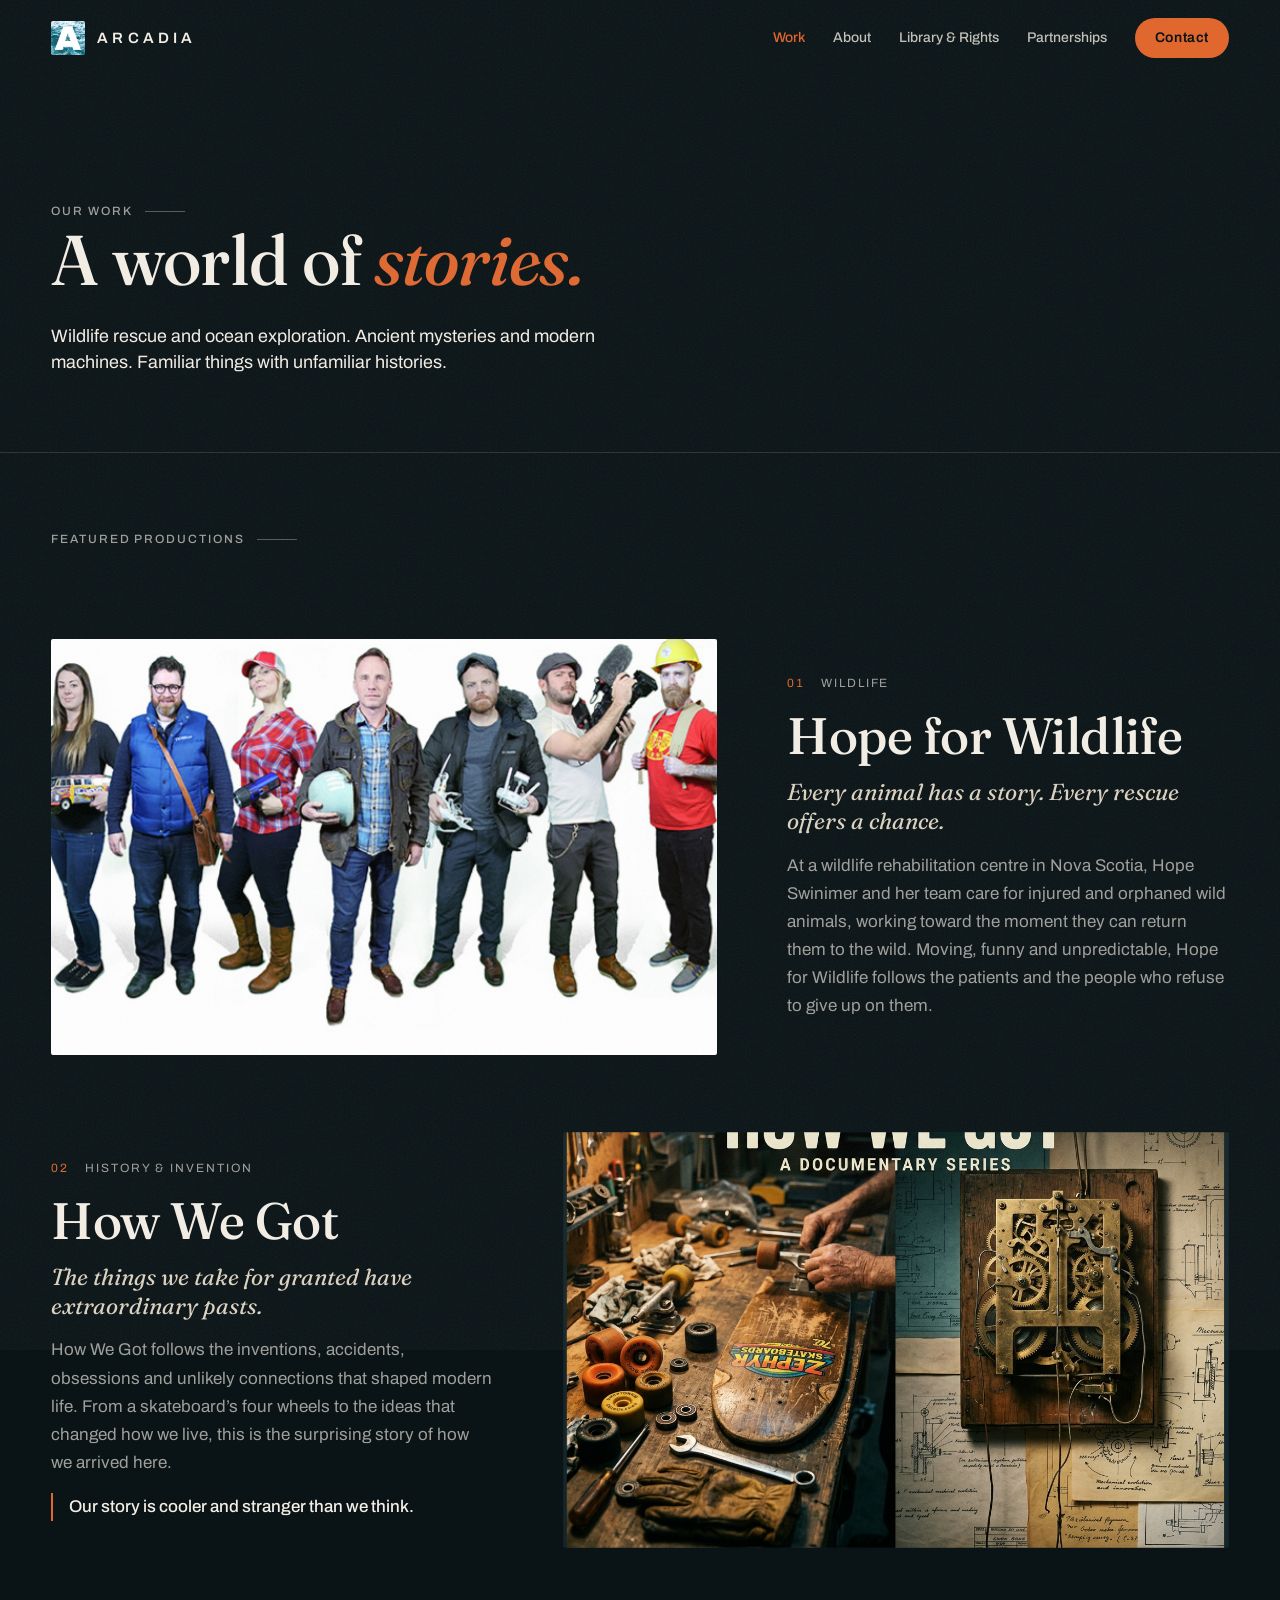
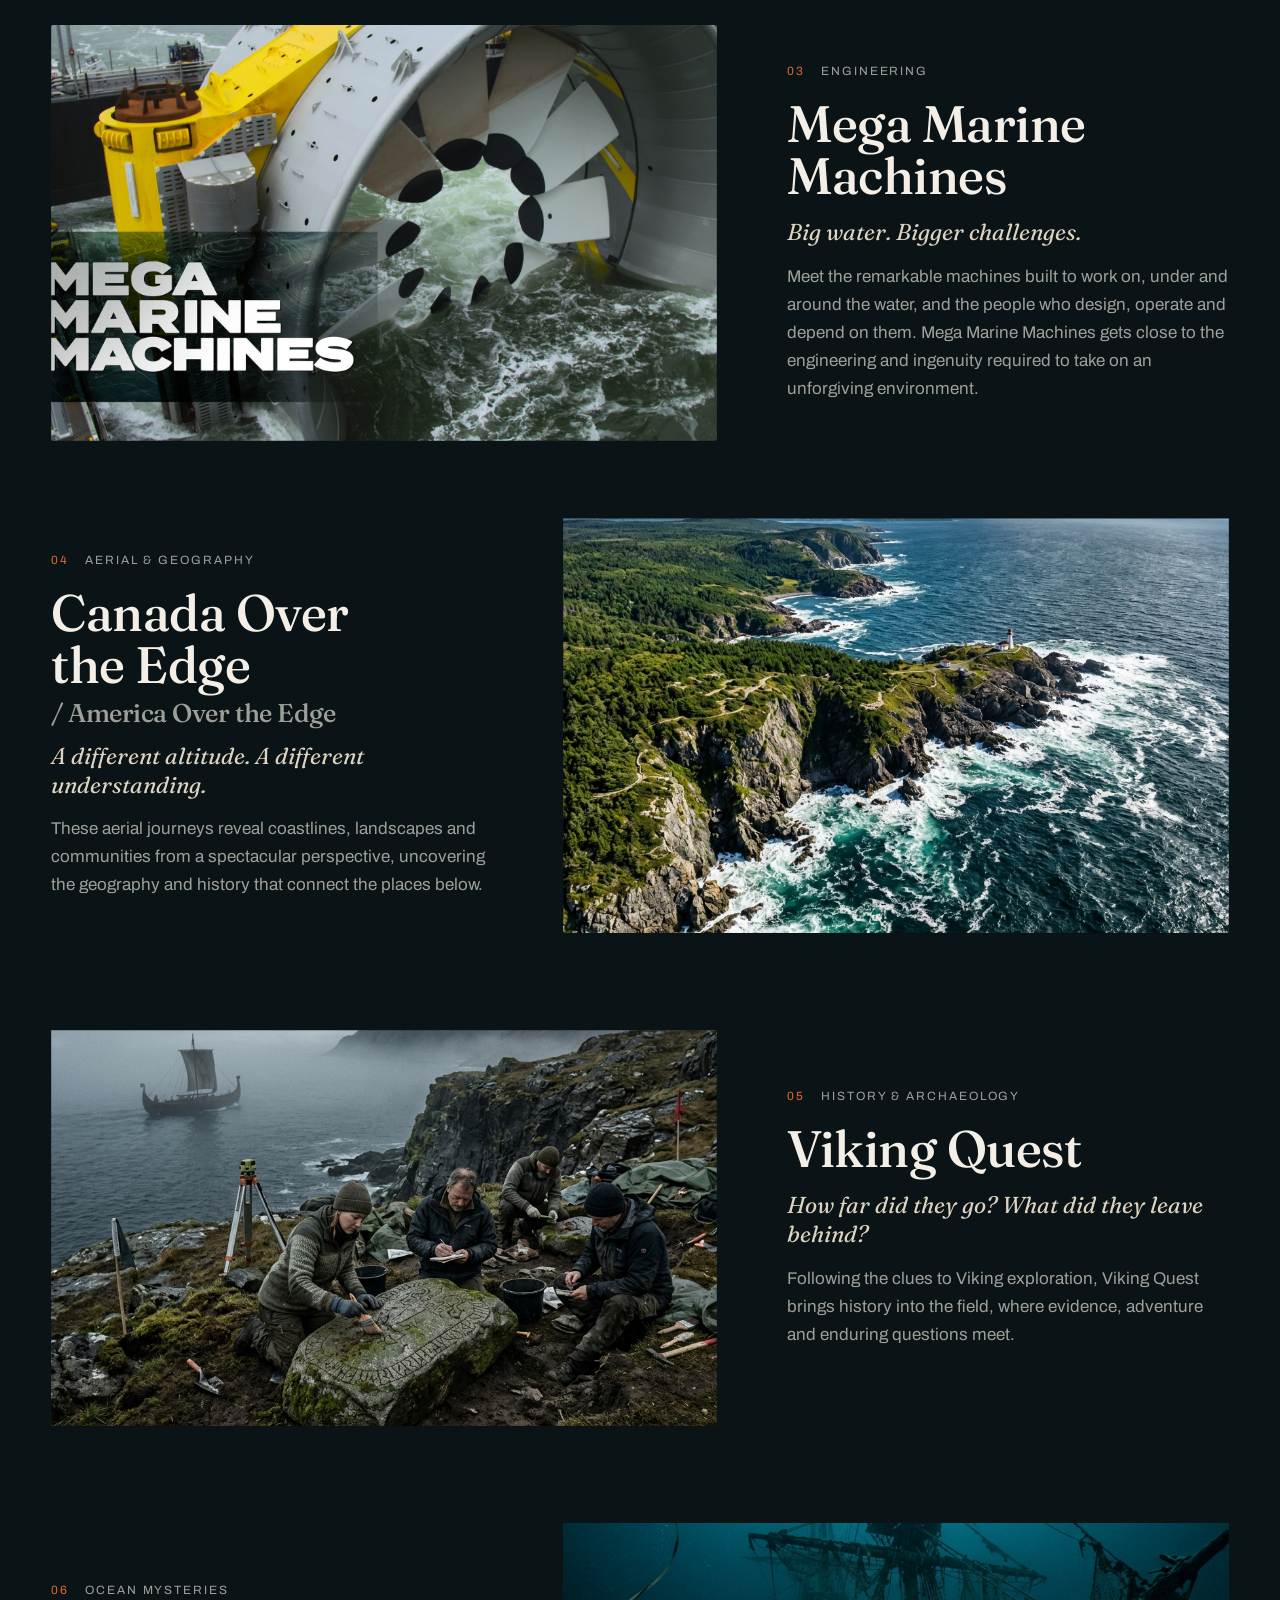
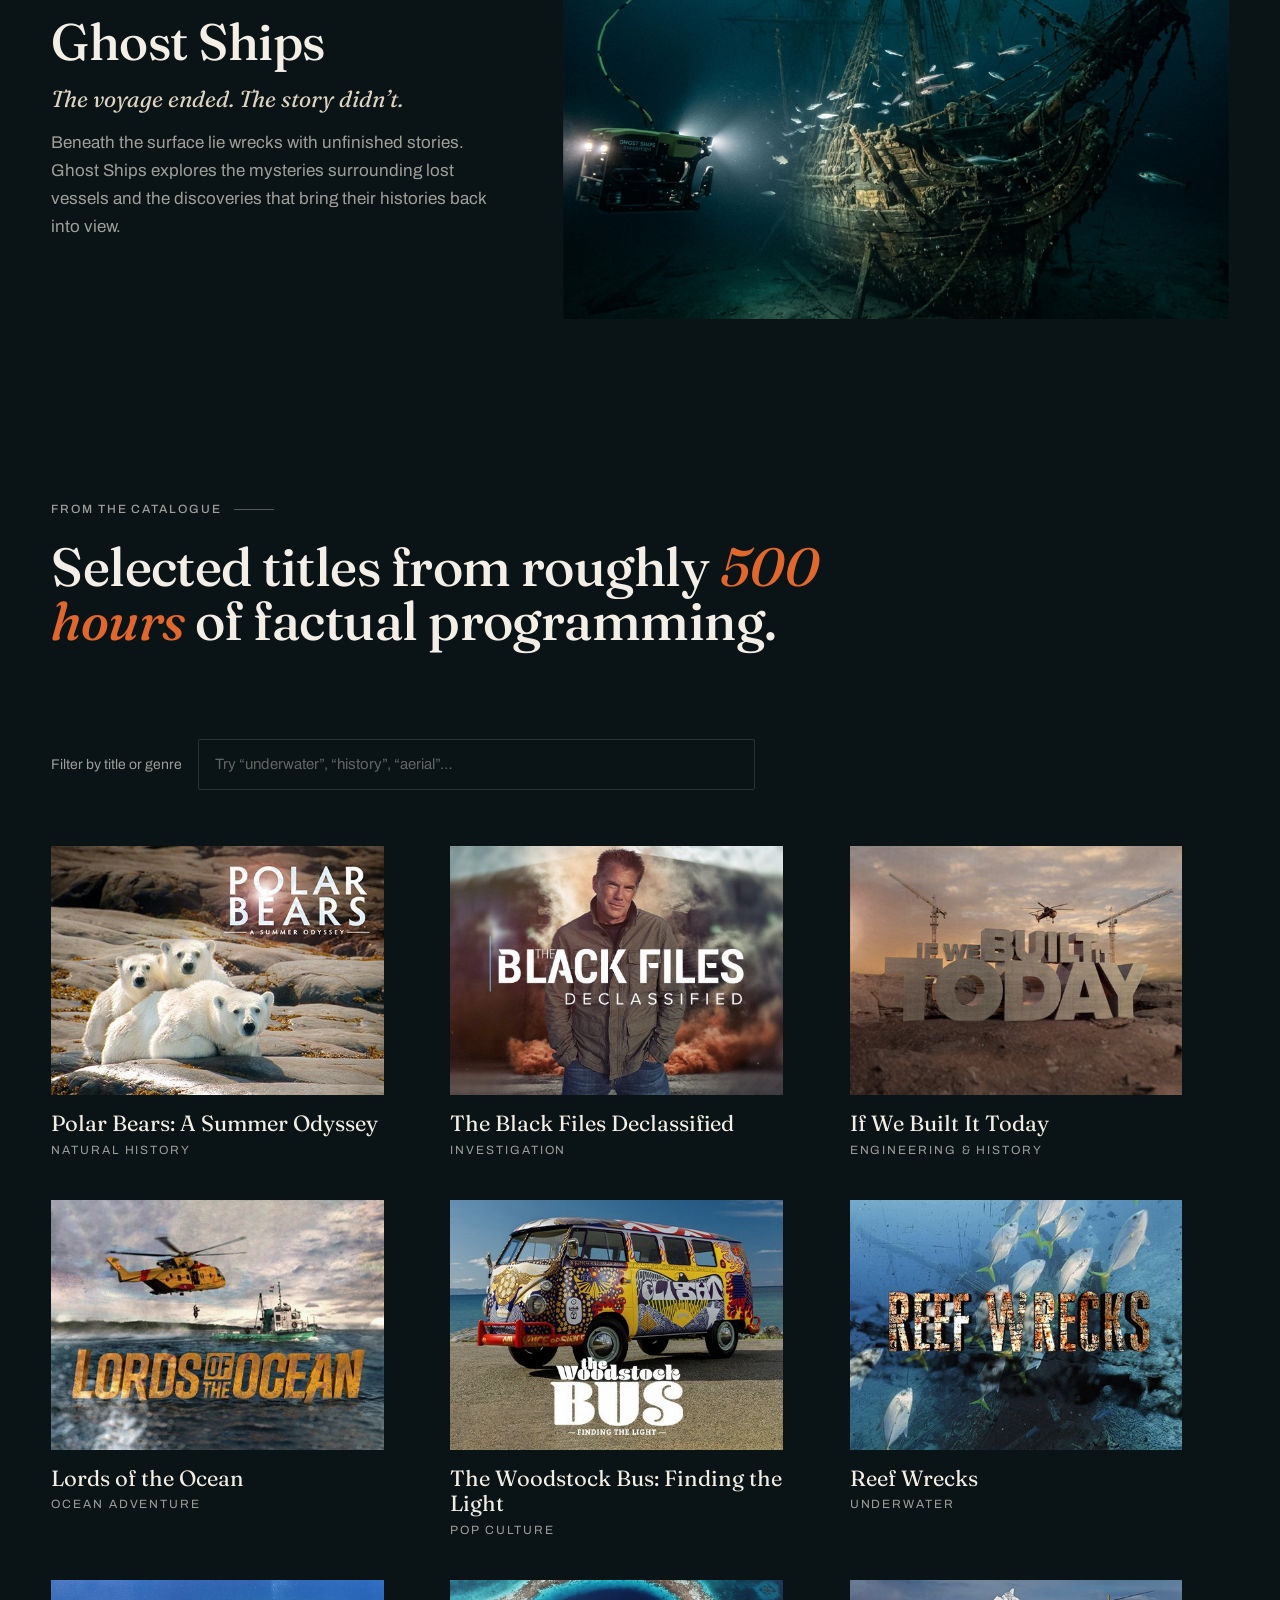
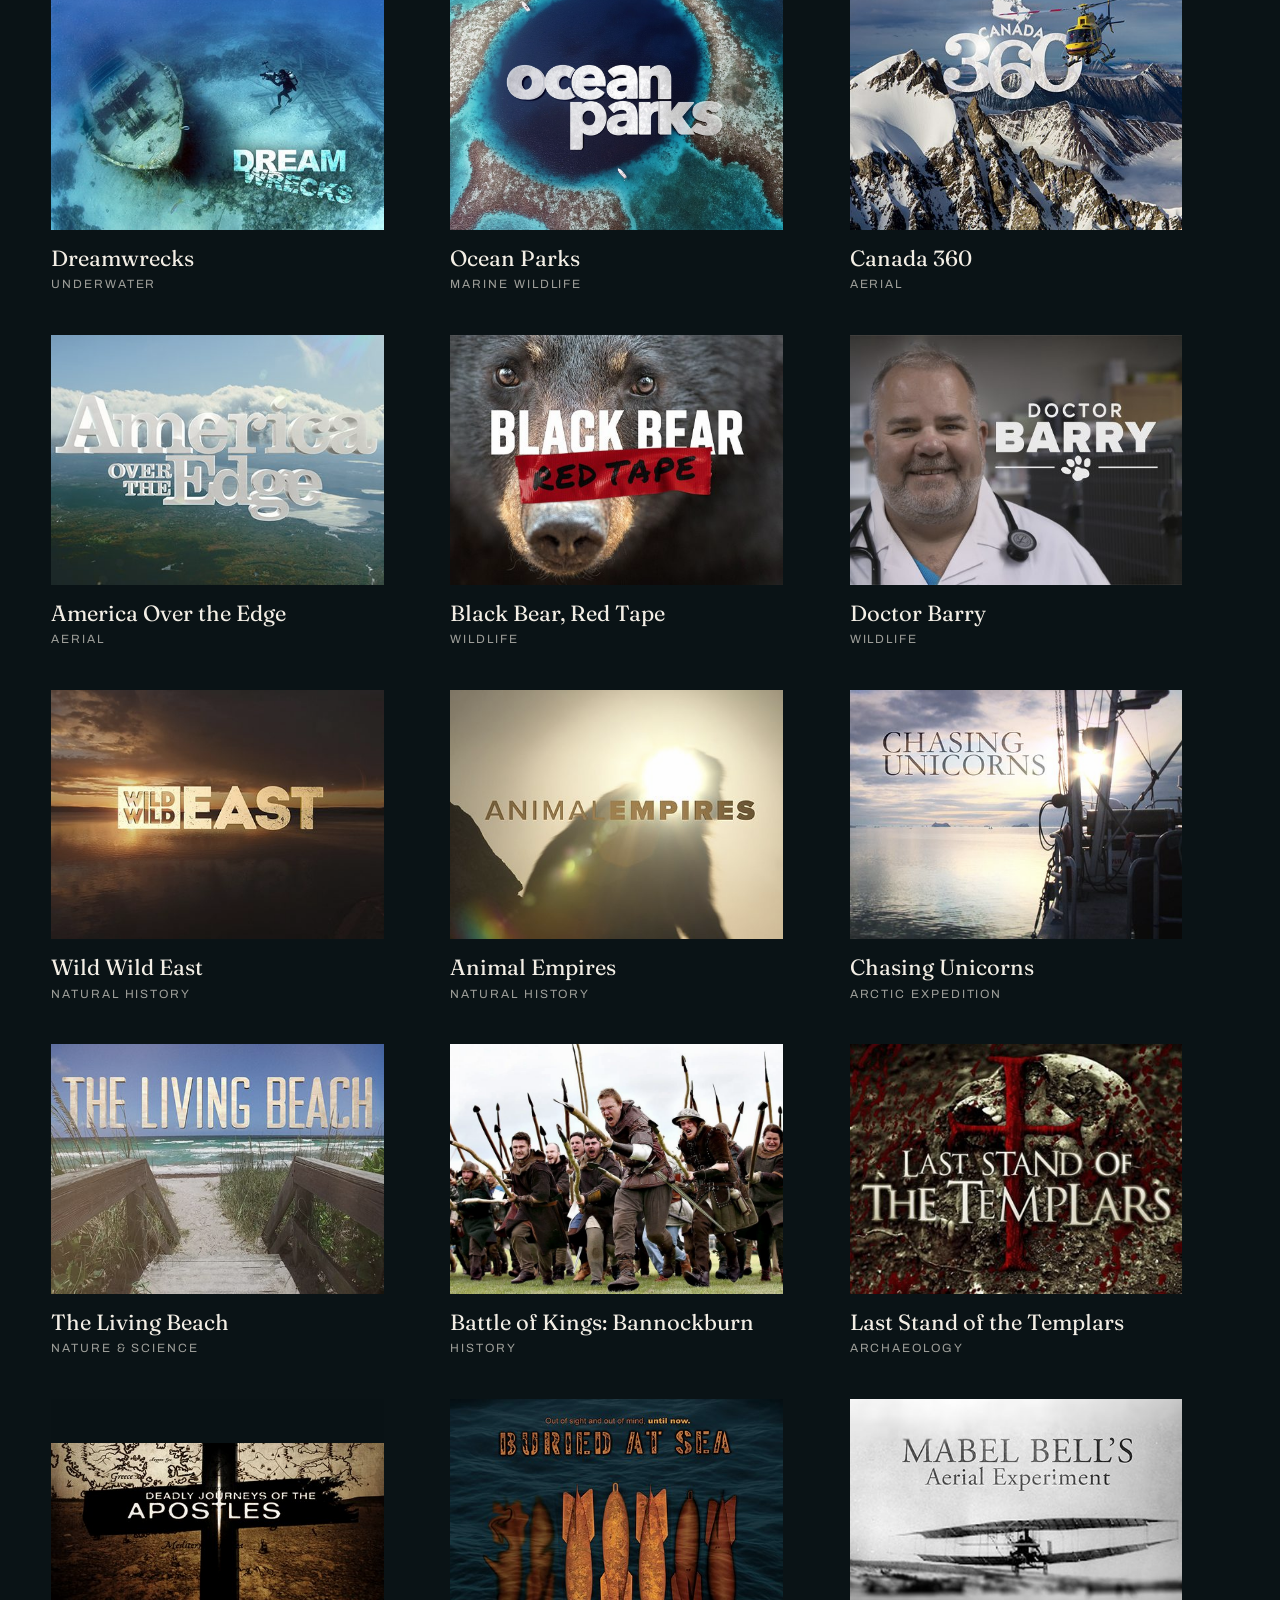
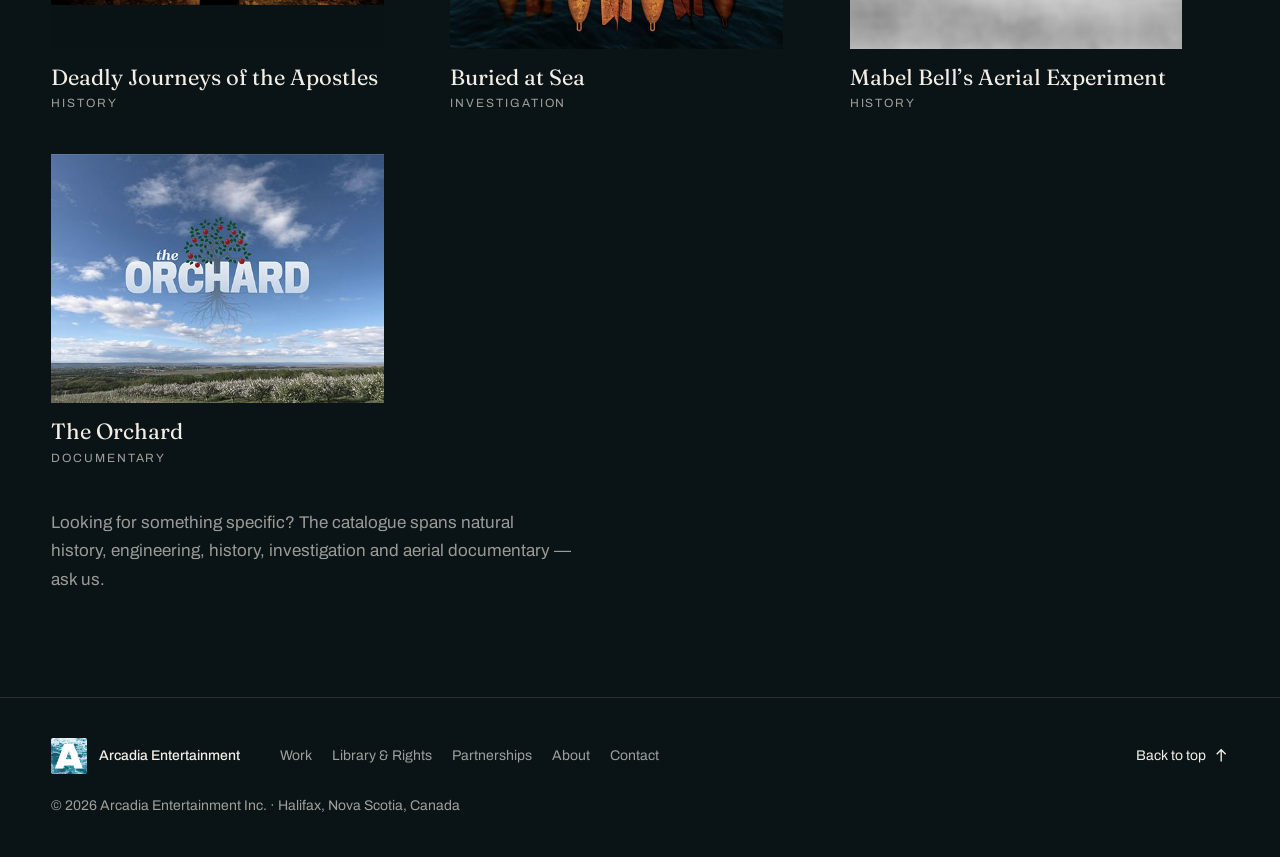
<file: alt/work.html>
<!doctype html>
<html lang="en-CA" class="no-js">
<head>
  <meta charset="utf-8">
  <meta name="viewport" content="width=device-width, initial-scale=1">
  <title>Work | Arcadia Entertainment</title>
  <meta name="description" content="Documentaries and series from Arcadia Entertainment: Hope for Wildlife, Mega Marine Machines, Canada Over the Edge, Viking Quest, Ghost Ships and selected titles from roughly 500 hours of factual programming.">
  <meta name="theme-color" content="#0a1316">
  <meta property="og:type" content="website">
  <meta property="og:title" content="Work — Arcadia Entertainment">
  <meta property="og:description" content="Selected documentaries and series from roughly 500 hours of factual programming.">
  <meta property="og:image" content="assets/img/hope-for-wildlife-hero.jpg">
  <link rel="icon" href="assets/img/arcadia-mark.jpg">

  <script>
    (function () {
      window.ArcadiaBoot = { introKey: "arcadia:intro-seen", failsafeMs: 4000 };
      var root = document.documentElement;
      root.classList.replace("no-js", "js");
      if (window.matchMedia("(prefers-reduced-motion: reduce)").matches) return;
      root.classList.add("has-motion");
      setTimeout(function () {
        if (!window.Arcadia || !window.Arcadia.ready) root.classList.remove("has-motion");
      }, window.ArcadiaBoot.failsafeMs);
    })();
  </script>

  <link rel="preconnect" href="https://fonts.googleapis.com">
  <link rel="preconnect" href="https://fonts.gstatic.com" crossorigin>
  <link rel="stylesheet" href="https://fonts.googleapis.com/css2?family=Fraunces:ital,opsz,wght@0,9..144,400..700;1,9..144,400..700&family=Archivo:wght@400;500;600;700&display=swap">

  <link rel="stylesheet" href="css/tokens.css">
  <link rel="stylesheet" href="css/base.css">
  <link rel="stylesheet" href="css/components/nav.css">
  <link rel="stylesheet" href="css/components/slate.css">
  <link rel="stylesheet" href="css/components/archive.css">
  <link rel="stylesheet" href="css/components/contact-footer.css">
  <link rel="stylesheet" href="css/components/cursor.css">
  <link rel="stylesheet" href="css/motion.css">
  <link rel="stylesheet" href="css/pages.css">
</head>

<body class="page">
  <svg width="0" height="0" class="visually-hidden" aria-hidden="true">
    <symbol id="icon-play" viewBox="0 0 16 16"><path d="M4 2.5v11l9-5.5z" fill="currentColor"/></symbol>
    <symbol id="icon-arrow" viewBox="0 0 16 16"><path d="M1 8h13M9 3l5 5-5 5" fill="none" stroke="currentColor" stroke-width="1.5"/></symbol>
    <symbol id="icon-arrow-down" viewBox="0 0 16 16"><path d="M8 1v13M3 9l5 5 5-5" fill="none" stroke="currentColor" stroke-width="1.5"/></symbol>
  </svg>

  <a class="skip-link" href="#main">Skip to content</a>

  <div class="grain" aria-hidden="true"></div>

  <header class="site-nav" data-nav>
    <div class="site-nav__inner container">
      <a class="site-nav__brand" href="index.html" aria-label="Arcadia Entertainment, home">
        <img class="site-nav__mark" src="assets/img/arcadia-mark.jpg" alt="" width="34" height="34">
        <span class="site-nav__wordmark">Arcadia</span>
      </a>
      <nav class="site-nav__primary" aria-label="Primary">
        <ul class="site-nav__links" role="list">
          <li><a class="link-underline" href="work.html" aria-current="page">Work</a></li>
          <li><a class="link-underline" href="about.html">About</a></li>
          <li><a class="link-underline" href="library.html">Library &amp; Rights</a></li>
          <li><a class="link-underline" href="partnerships.html">Partnerships</a></li>
        </ul>
      </nav>
      <a class="btn site-nav__cta" href="contact.html">Contact</a>
      <button class="site-nav__toggle" type="button" aria-expanded="false" aria-controls="mobile-menu" data-menu-toggle>
        <span class="visually-hidden">Menu</span>
        <span class="site-nav__bars" aria-hidden="true"></span>
      </button>
    </div>
    <div class="scroll-progress" aria-hidden="true"><span data-scroll-progress></span></div>
  </header>

  <div class="mobile-menu" id="mobile-menu" data-menu hidden>
    <nav aria-label="Mobile">
      <ol class="mobile-menu__links" role="list">
        <li><a href="work.html" data-menu-link>Work</a></li>
        <li><a href="about.html" data-menu-link>About</a></li>
        <li><a href="library.html" data-menu-link>Library &amp; Rights</a></li>
        <li><a href="partnerships.html" data-menu-link>Partnerships</a></li>
        <li><a href="contact.html" data-menu-link>Contact</a></li>
      </ol>
    </nav>
    <a class="mobile-menu__email" href="mailto:jwc@arcadiatv.com">jwc@arcadiatv.com</a>
  </div>

  <main id="main">
    <section class="page-hero" aria-labelledby="work-title">
      <div class="container">
        <p class="eyebrow" data-reveal="fade">Our work</p>
        <h1 class="display heading-xl" id="work-title" data-reveal="lines">A world of <em>stories.</em></h1>
        <p class="lead page-hero__lead" data-reveal="fade">Wildlife rescue and ocean exploration. Ancient mysteries and modern machines. Familiar things with unfamiliar histories.</p>
      </div>
    </section>

    <section class="work section" aria-label="Featured productions">
      <div class="container">
        <header class="section-head work__head">
          <p class="eyebrow" data-reveal="fade">Featured productions</p>
        </header>

        <ol class="slate" role="list">
          <li class="show">
            <figure class="show__media" data-show-media>
              <a href="work/hope-for-wildlife.html"><img src="assets/img/hope-for-wildlife-hero.jpg" alt="Hope Swinimer and wildlife rescue team in the field, Hope for Wildlife" width="800" height="464" loading="lazy" data-show-image></a>
            </figure>
            <div class="show__body" data-reveal="fade">
              <p class="show__meta"><span class="show__index">01</span><span>Wildlife</span></p>
              <h2 class="show__title display"><a href="work/hope-for-wildlife.html">Hope for Wildlife</a></h2>
              <p class="show__tagline">Every animal has a story. Every rescue offers a chance.</p>
              <p class="show__synopsis">At a wildlife rehabilitation centre in Nova Scotia, Hope Swinimer and her team care for injured and orphaned wild animals, working toward the moment they can return them to the wild. Moving, funny and unpredictable, Hope for Wildlife follows the patients and the people who refuse to give up on them.</p>
            </div>
          </li>

          <li class="show">
            <figure class="show__media show__media--contain" data-show-media>
              <a href="work/how-we-got.html"><img src="assets/img/how-we-got.jpg" alt="Vintage skateboards, clockwork mechanisms and archival blueprints, How We Got series art" width="1200" height="900" loading="lazy" data-show-image></a>
            </figure>
            <div class="show__body" data-reveal="fade">
              <p class="show__meta"><span class="show__index">02</span><span>History &amp; invention</span></p>
              <h2 class="show__title display"><a href="work/how-we-got.html">How We Got</a></h2>
              <p class="show__tagline">The things we take for granted have extraordinary pasts.</p>
              <p class="show__synopsis">How We Got follows the inventions, accidents, obsessions and unlikely connections that shaped modern life. From a skateboard’s four wheels to the ideas that changed how we live, this is the surprising story of how we arrived here.</p>
              <p class="show__kicker">Our story is cooler and stranger than we think.</p>
            </div>
          </li>

          <li class="show">
            <figure class="show__media show__media--title-left" data-show-media>
              <a href="work/mega-marine-machines.html"><img src="assets/img/mega-marine-machines.jpg" alt="A giant tidal turbine being lowered from a work barge, Mega Marine Machines title art" width="2400" height="1350" loading="lazy" data-show-image></a>
            </figure>
            <div class="show__body" data-reveal="fade">
              <p class="show__meta"><span class="show__index">03</span><span>Engineering</span></p>
              <h2 class="show__title display"><a href="work/mega-marine-machines.html">Mega Marine Machines</a></h2>
              <p class="show__tagline">Big water. Bigger challenges.</p>
              <p class="show__synopsis">Meet the remarkable machines built to work on, under and around the water, and the people who design, operate and depend on them. Mega Marine Machines gets close to the engineering and ingenuity required to take on an unforgiving environment.</p>
            </div>
          </li>

          <li class="show">
            <figure class="show__media" data-show-media>
              <a href="work/canada-over-the-edge.html"><img src="assets/img/canada-over-the-edge-wide.jpg" alt="Spectacular sweeping aerial shot of rugged coastal cliffs and ocean, Canada Over the Edge" width="1200" height="900" loading="lazy" data-show-image></a>
            </figure>
            <div class="show__body" data-reveal="fade">
              <p class="show__meta"><span class="show__index">04</span><span>Aerial &amp; geography</span></p>
              <h2 class="show__title display"><a href="work/canada-over-the-edge.html">Canada Over the Edge <span class="show__title-alt">/ America Over the Edge</span></a></h2>
              <p class="show__tagline">A different altitude. A different understanding.</p>
              <p class="show__synopsis">These aerial journeys reveal coastlines, landscapes and communities from a spectacular perspective, uncovering the geography and history that connect the places below.</p>
            </div>
          </li>

          <li class="show">
            <figure class="show__media" data-show-media>
              <a href="work/viking-quest.html"><img src="assets/img/viking-quest.jpg" alt="Archaeologists examining runestones on cliff edge with Viking longship on the ocean, Viking Quest" width="1200" height="900" loading="lazy" data-show-image></a>
            </figure>
            <div class="show__body" data-reveal="fade">
              <p class="show__meta"><span class="show__index">05</span><span>History &amp; archaeology</span></p>
              <h2 class="show__title display"><a href="work/viking-quest.html">Viking Quest</a></h2>
              <p class="show__tagline">How far did they go? What did they leave behind?</p>
              <p class="show__synopsis">Following the clues to Viking exploration, Viking Quest brings history into the field, where evidence, adventure and enduring questions meet.</p>
            </div>
          </li>

          <li class="show">
            <figure class="show__media" data-show-media>
              <a href="work/ghost-ships.html"><img src="assets/img/ghost-ships.jpg" alt="Deep sea submersible ROV illuminating sunken wooden shipwreck on ocean floor, Ghost Ships" width="1200" height="900" loading="lazy" data-show-image></a>
            </figure>
            <div class="show__body" data-reveal="fade">
              <p class="show__meta"><span class="show__index">06</span><span>Ocean mysteries</span></p>
              <h2 class="show__title display"><a href="work/ghost-ships.html">Ghost Ships</a></h2>
              <p class="show__tagline">The voyage ended. The story didn’t.</p>
              <p class="show__synopsis">Beneath the surface lie wrecks with unfinished stories. Ghost Ships explores the mysteries surrounding lost vessels and the discoveries that bring their histories back into view.</p>
            </div>
          </li>
        </ol>
      </div>
    </section>

    <section class="catalogue" aria-labelledby="catalogue-title">
      <div class="container">
        <header class="section-head">
          <p class="eyebrow" data-reveal="fade">From the catalogue</p>
          <h2 class="display heading-lg" id="catalogue-title" data-reveal="lines">Selected titles from roughly <em>500 hours</em> of factual programming.</h2>
        </header>
        <div class="catalogue__filter" data-reveal="fade">
          <label class="catalogue__filter-label" for="catalogue-filter">Filter by title or genre</label>
          <input class="catalogue__filter-input" id="catalogue-filter" type="search" name="q" placeholder="Try “underwater”, “history”, “aerial”…" data-catalogue-filter>
        </div>
        <ul class="catalogue__grid" role="list" data-catalogue data-reveal="fade"></ul>
        <p class="prose" data-reveal="fade" style="margin-top: var(--space-7); max-width: 52ch; color: var(--color-text-muted);">
          Looking for something specific? The catalogue spans natural history, engineering, history, investigation and aerial documentary — <a class="link-underline" href="mailto:jwc@arcadiatv.com?subject=Catalogue%20enquiry">ask us</a>.
        </p>
      </div>
    </section>
  </main>

  <footer class="site-footer">
    <div class="container site-footer__inner">
      <div class="site-footer__brand">
        <img src="assets/img/arcadia-mark.jpg" alt="" width="48" height="48" loading="lazy">
        <span>Arcadia Entertainment</span>
      </div>
      <nav aria-label="Footer">
        <ul class="site-footer__links" role="list">
          <li><a class="link-underline" href="work.html">Work</a></li>
          <li><a class="link-underline" href="library.html">Library &amp; Rights</a></li>
          <li><a class="link-underline" href="partnerships.html">Partnerships</a></li>
          <li><a class="link-underline" href="about.html">About</a></li>
          <li><a class="link-underline" href="contact.html">Contact</a></li>
        </ul>
      </nav>
      <p class="site-footer__legal">&copy; <span data-year>2026</span> Arcadia Entertainment Inc. &middot; Halifax, Nova Scotia, Canada</p>
      <a class="site-footer__top" href="#top">Back to top <svg class="btn__icon" aria-hidden="true"><use href="#icon-arrow-down"/></svg></a>
    </div>
  </footer>

  <div class="cursor" data-cursor-follower aria-hidden="true"><span class="cursor__label" data-cursor-label></span></div>

  <script src="js/vendor/gsap.min.js" defer></script>
  <script src="js/vendor/ScrollTrigger.min.js" defer></script>
  <script src="js/vendor/SplitText.min.js" defer></script>
  <script src="js/vendor/lenis.min.js" defer></script>
  <script src="js/config.js" defer></script>
  <script src="js/shows-data.js" defer></script>
  <script src="js/catalogue.js" defer></script>
  <script src="js/utils/dom.js" defer></script>
  <script src="js/core/smooth-scroll.js" defer></script>
  <script src="js/components/preloader.js" defer></script>
  <script src="js/components/nav.js" defer></script>
  <script src="js/components/hero.js" defer></script>
  <script src="js/components/reveals.js" defer></script>
  <script src="js/components/counters.js" defer></script>
  <script src="js/components/marquee.js" defer></script>
  <script src="js/components/media-reveal.js" defer></script>
  <script src="js/components/archive.js" defer></script>
  <script src="js/components/band.js" defer></script>
  <script src="js/components/video-dialog.js" defer></script>
  <script src="js/components/cursor.js" defer></script>
  <script src="js/main.js" defer></script>
</body>
</html>
</file>
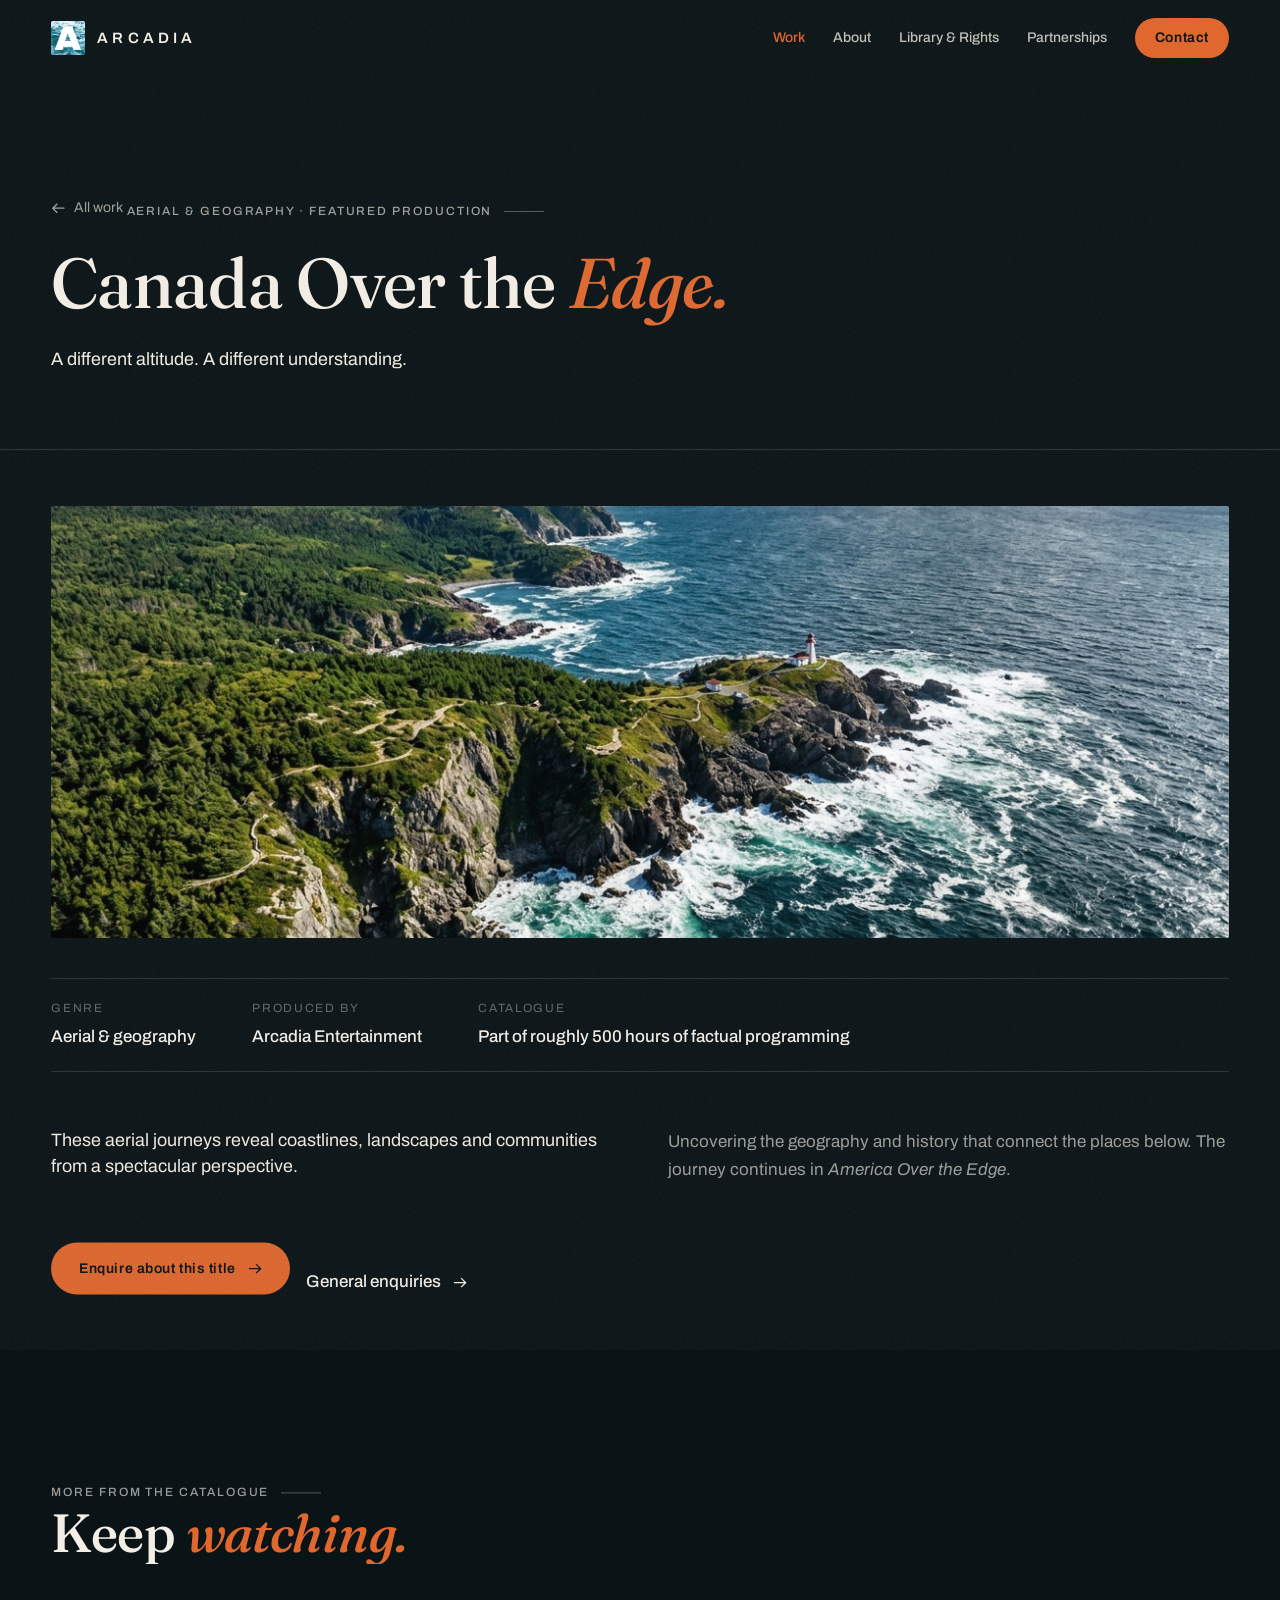
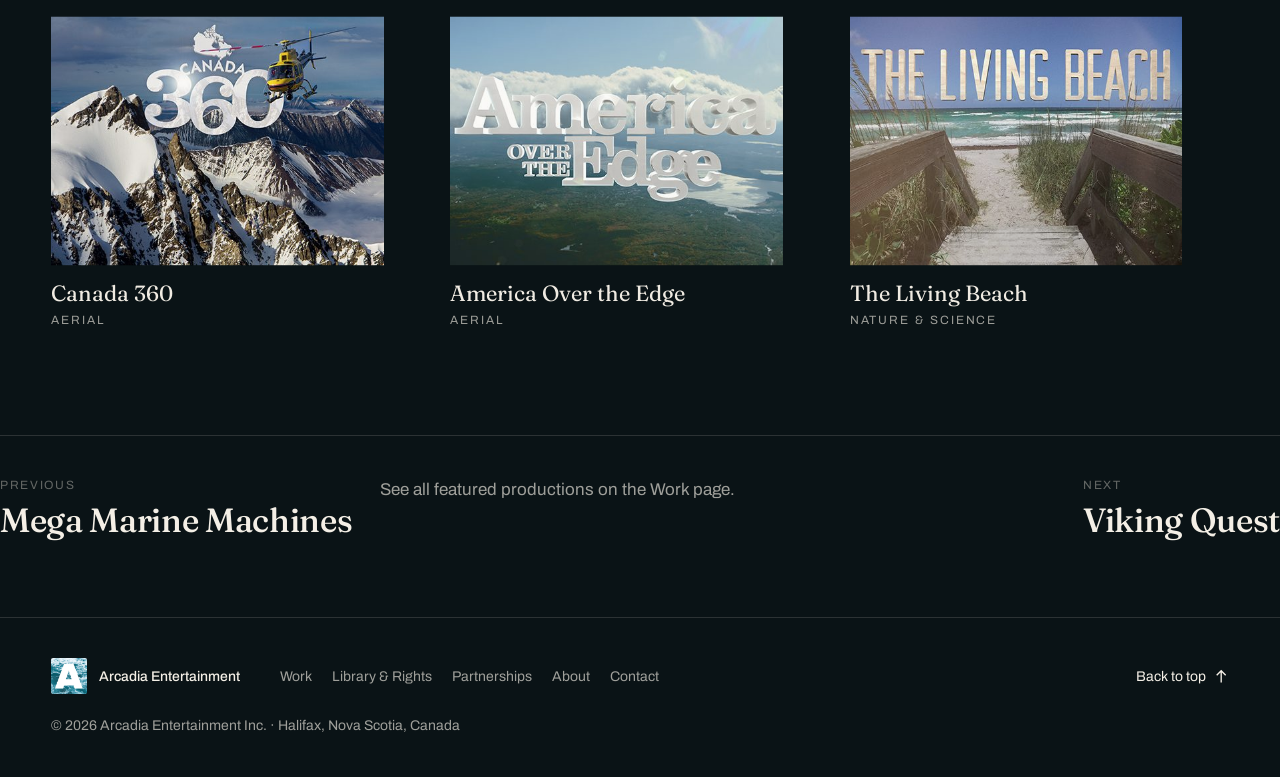
<file: alt/work/canada-over-the-edge.html>
<!doctype html>
<html lang="en-CA" class="no-js">
<head>
  <meta charset="utf-8">
  <meta name="viewport" content="width=device-width, initial-scale=1">
  <title>Canada Over the Edge | Arcadia Entertainment</title>
  <meta name="description" content="Aerial journeys that reveal coastlines, landscapes and communities from a spectacular perspective, uncovering the geography and history that connect the places below.">
  <meta name="theme-color" content="#0a1316">
  <meta property="og:type" content="website">
  <meta property="og:title" content="Canada Over the Edge — Arcadia Entertainment">
  <meta property="og:description" content="A different altitude. A different understanding.">
  <meta property="og:image" content="../assets/img/canada-over-the-edge-wide.jpg">
  <link rel="icon" href="../assets/img/arcadia-mark.jpg">

  <script type="application/ld+json">
{
  "@context": "https://schema.org",
  "@type": "TVSeries",
  "name": "Canada Over the Edge / America Over the Edge",
  "genre": "Aerial & geography",
  "description": "A different altitude. A different understanding. These aerial journeys reveal coastlines, landscapes and communities from a spectacular perspective, uncovering the geography and history that connect the places below.",
  "productionCompany": {
    "@type": "Organization",
    "name": "Arcadia Entertainment"
  }
}
  </script>

  <script>
    (function () {
      window.ArcadiaBoot = { introKey: "arcadia:intro-seen", failsafeMs: 4000 };
      var root = document.documentElement;
      root.classList.replace("no-js", "js");
      if (window.matchMedia("(prefers-reduced-motion: reduce)").matches) return;
      root.classList.add("has-motion");
      setTimeout(function () {
        if (!window.Arcadia || !window.Arcadia.ready) root.classList.remove("has-motion");
      }, window.ArcadiaBoot.failsafeMs);
    })();
  </script>

  <link rel="preconnect" href="https://fonts.googleapis.com">
  <link rel="preconnect" href="https://fonts.gstatic.com" crossorigin>
  <link rel="stylesheet" href="https://fonts.googleapis.com/css2?family=Fraunces:ital,opsz,wght@0,9..144,400..700;1,9..144,400..700&family=Archivo:wght@400;500;600;700&display=swap">

  <link rel="stylesheet" href="../css/tokens.css">
  <link rel="stylesheet" href="../css/base.css">
  <link rel="stylesheet" href="../css/components/preloader.css">
  <link rel="stylesheet" href="../css/components/nav.css">
  <link rel="stylesheet" href="../css/components/hero.css">
  <link rel="stylesheet" href="../css/components/intro-story.css">
  <link rel="stylesheet" href="../css/components/credits.css">
  <link rel="stylesheet" href="../css/components/slate.css">
  <link rel="stylesheet" href="../css/components/archive.css">
  <link rel="stylesheet" href="../css/components/band.css">
  <link rel="stylesheet" href="../css/components/library.css">
  <link rel="stylesheet" href="../css/components/partnerships.css">
  <link rel="stylesheet" href="../css/components/next.css">
  <link rel="stylesheet" href="../css/components/people.css">
  <link rel="stylesheet" href="../css/components/contact-footer.css">
  <link rel="stylesheet" href="../css/components/video-dialog.css">
  <link rel="stylesheet" href="../css/components/cursor.css">
  <link rel="stylesheet" href="../css/motion.css">
  <link rel="stylesheet" href="../css/pages.css">
</head>

<body class="page">
  <svg width="0" height="0" class="visually-hidden" aria-hidden="true">
    <symbol id="icon-play" viewBox="0 0 16 16"><path d="M4 2.5v11l9-5.5z" fill="currentColor"/></symbol>
    <symbol id="icon-arrow" viewBox="0 0 16 16"><path d="M1 8h13M9 3l5 5-5 5" fill="none" stroke="currentColor" stroke-width="1.5"/></symbol>
    <symbol id="icon-arrow-down" viewBox="0 0 16 16"><path d="M8 1v13M3 9l5 5 5-5" fill="none" stroke="currentColor" stroke-width="1.5"/></symbol>
  </svg>

  <a class="skip-link" href="#main">Skip to content</a>
  <div class="grain" aria-hidden="true"></div>

  <header class="site-nav" data-nav>
    <div class="site-nav__inner container">
      <a class="site-nav__brand" href="../index.html" aria-label="Arcadia Entertainment, home">
        <img class="site-nav__mark" src="../assets/img/arcadia-mark.jpg" alt="" width="34" height="34">
        <span class="site-nav__wordmark">Arcadia</span>
      </a>
      <nav class="site-nav__primary" aria-label="Primary">
        <ul class="site-nav__links" role="list">
          <li><a class="link-underline" href="../work.html" aria-current="page">Work</a></li>
          <li><a class="link-underline" href="../about.html">About</a></li>
          <li><a class="link-underline" href="../library.html">Library &amp; Rights</a></li>
          <li><a class="link-underline" href="../partnerships.html">Partnerships</a></li>
        </ul>
      </nav>
      <a class="btn site-nav__cta" href="../contact.html">Contact</a>
      <button class="site-nav__toggle" type="button" aria-expanded="false" aria-controls="mobile-menu" data-menu-toggle>
        <span class="visually-hidden">Menu</span>
        <span class="site-nav__bars" aria-hidden="true"></span>
      </button>
    </div>
    <div class="scroll-progress" aria-hidden="true"><span data-scroll-progress></span></div>
  </header>

  <div class="mobile-menu" id="mobile-menu" data-menu hidden>
    <nav aria-label="Mobile">
      <ol class="mobile-menu__links" role="list">
        <li><a href="../work.html" data-menu-link>Work</a></li>
        <li><a href="../about.html" data-menu-link>About</a></li>
        <li><a href="../library.html" data-menu-link>Library &amp; Rights</a></li>
        <li><a href="../partnerships.html" data-menu-link>Partnerships</a></li>
        <li><a href="../contact.html" data-menu-link>Contact</a></li>
      </ol>
    </nav>
    <a class="mobile-menu__email" href="mailto:jwc@arcadiatv.com">jwc@arcadiatv.com</a>
  </div>

  <main id="main">
    <section class="page-hero" aria-labelledby="show-title">
      <div class="container">
        <a class="page-hero__back" href="../work.html">
          <svg class="btn__icon" aria-hidden="true"><use href="#icon-arrow"/></svg>
          All work
        </a>
        <p class="eyebrow" data-reveal="fade">Aerial &amp; geography &middot; Featured production</p>
        <h1 class="display heading-xl" id="show-title" data-reveal="lines">Canada Over the <em>Edge.</em></h1>
        <p class="lead page-hero__lead" data-reveal="fade">A different altitude. A different understanding.</p>
      </div>
    </section>

    <section class="show-detail">
      <div class="container">
        <figure class="page-hero__media" data-reveal="fade">
          <img src="../assets/img/canada-over-the-edge-wide.jpg" alt="Spectacular sweeping aerial shot of rugged coastal cliffs and ocean, Canada Over the Edge" width="1200" height="900" loading="lazy">
        </figure>

        <dl class="show-detail__meta">
          <div><dt>Genre</dt><dd>Aerial &amp; geography</dd></div>
          <div><dt>Produced by</dt><dd>Arcadia Entertainment</dd></div>
          <div><dt>Catalogue</dt><dd>Part of roughly 500 hours of factual programming</dd></div>
        </dl>

        <div class="show-detail__body">
          <p class="lead" data-reveal="fade">These aerial journeys reveal coastlines, landscapes and communities from a spectacular perspective.</p>
          <div class="prose" data-reveal="fade">
            <p>Uncovering the geography and history that connect the places below. The journey continues in <em>America Over the Edge</em>.</p>
          </div>
        </div>

        <div class="show-detail__cta" data-reveal="fade">
          <a class="btn" href="mailto:jwc@arcadiatv.com?subject=Canada%20Over%20the%20Edge%20enquiry">
            Enquire about this title
            <svg class="btn__icon" aria-hidden="true"><use href="#icon-arrow"/></svg>
          </a>
          <a class="teaser-link text-link" href="../contact.html">
            <span class="link-underline">General enquiries</span>
            <svg class="btn__icon text-link__arrow" aria-hidden="true"><use href="#icon-arrow"/></svg>
          </a>
        </div>
      </div>
    </section>

    <section class="related section" aria-labelledby="related-title">
      <div class="container">
        <p class="eyebrow" data-reveal="fade">More from the catalogue</p>
        <h2 class="display heading-lg" id="related-title" data-reveal="lines">Keep <em>watching.</em></h2>
        <ul class="catalogue__grid" role="list" data-reveal="fade">
          <li class="archive-card"><figure><div class="archive-card__frame"><img src="../assets/img/cards/canada-360.jpg" alt="" width="500" height="375" loading="lazy"></div><figcaption><span class="archive-card__title">Canada 360</span><span class="archive-card__genre">Aerial</span></figcaption></figure></li>
          <li class="archive-card"><figure><div class="archive-card__frame"><img src="../assets/img/cards/america-over-the-edge.jpg" alt="" width="500" height="375" loading="lazy"></div><figcaption><span class="archive-card__title">America Over the Edge</span><span class="archive-card__genre">Aerial</span></figcaption></figure></li>
          <li class="archive-card"><figure><div class="archive-card__frame"><img src="../assets/img/cards/the-living-beach.jpg" alt="" width="500" height="375" loading="lazy"></div><figcaption><span class="archive-card__title">The Living Beach</span><span class="archive-card__genre">Nature &amp; science</span></figcaption></figure></li>
        </ul>
      </div>
    </section>
    <nav class="show-nav container" aria-label="More featured productions">
      <a class="show-nav__link show-nav__prev" href="mega-marine-machines.html">
        <span class="show-nav__kicker">Previous</span>
        <span class="show-nav__title">Mega Marine Machines</span>
      </a>
      <p class="show-nav__hint prose">See all featured productions on the <a class="link-underline" href="../work.html">Work page</a>.</p>
      <a class="show-nav__link show-nav__next" href="viking-quest.html">
        <span class="show-nav__kicker">Next</span>
        <span class="show-nav__title">Viking Quest</span>
      </a>
    </nav>
  </main>

  <footer class="site-footer">
    <div class="container site-footer__inner">
      <div class="site-footer__brand">
        <img src="../assets/img/arcadia-mark.jpg" alt="" width="48" height="48" loading="lazy">
        <span>Arcadia Entertainment</span>
      </div>
      <nav aria-label="Footer">
        <ul class="site-footer__links" role="list">
          <li><a class="link-underline" href="../work.html">Work</a></li>
          <li><a class="link-underline" href="../library.html">Library &amp; Rights</a></li>
          <li><a class="link-underline" href="../partnerships.html">Partnerships</a></li>
          <li><a class="link-underline" href="../about.html">About</a></li>
          <li><a class="link-underline" href="../contact.html">Contact</a></li>
        </ul>
      </nav>
      <p class="site-footer__legal">&copy; <span data-year>2026</span> Arcadia Entertainment Inc. &middot; Halifax, Nova Scotia, Canada</p>
      <a class="site-footer__top" href="#top">Back to top <svg class="btn__icon" aria-hidden="true"><use href="#icon-arrow-down"/></svg></a>
    </div>
  </footer>

  <div class="cursor" data-cursor-follower aria-hidden="true"><span class="cursor__label" data-cursor-label></span></div>

  <script src="../js/vendor/gsap.min.js" defer></script>
  <script src="../js/vendor/ScrollTrigger.min.js" defer></script>
  <script src="../js/vendor/SplitText.min.js" defer></script>
  <script src="../js/vendor/lenis.min.js" defer></script>
  <script src="../js/config.js" defer></script>
  <script src="../js/utils/dom.js" defer></script>
  <script src="../js/core/smooth-scroll.js" defer></script>
  <script src="../js/components/preloader.js" defer></script>
  <script src="../js/components/nav.js" defer></script>
  <script src="../js/components/hero.js" defer></script>
  <script src="../js/components/reveals.js" defer></script>
  <script src="../js/components/counters.js" defer></script>
  <script src="../js/components/marquee.js" defer></script>
  <script src="../js/components/media-reveal.js" defer></script>
  <script src="../js/components/archive.js" defer></script>
  <script src="../js/components/band.js" defer></script>
  <script src="../js/components/video-dialog.js" defer></script>
  <script src="../js/components/cursor.js" defer></script>
  <script src="../js/main.js" defer></script>
</body>
</html>
</file>
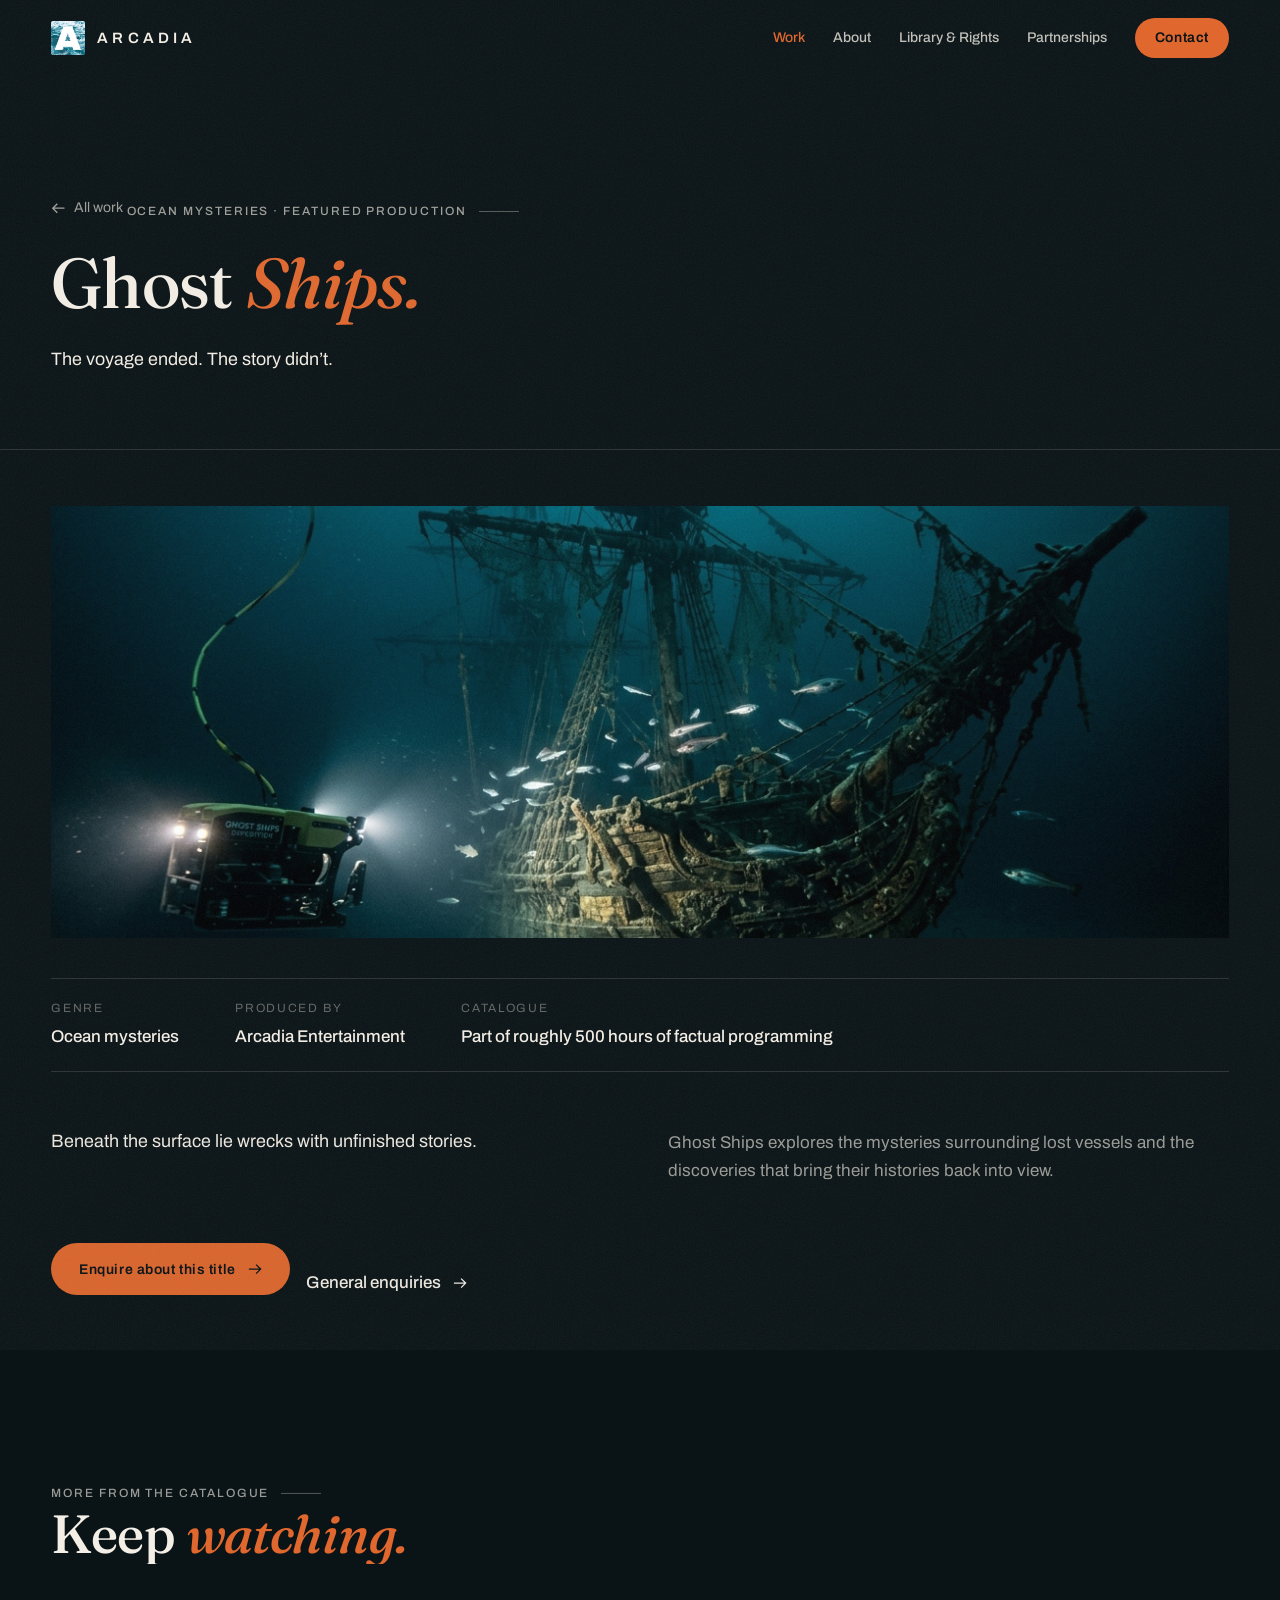
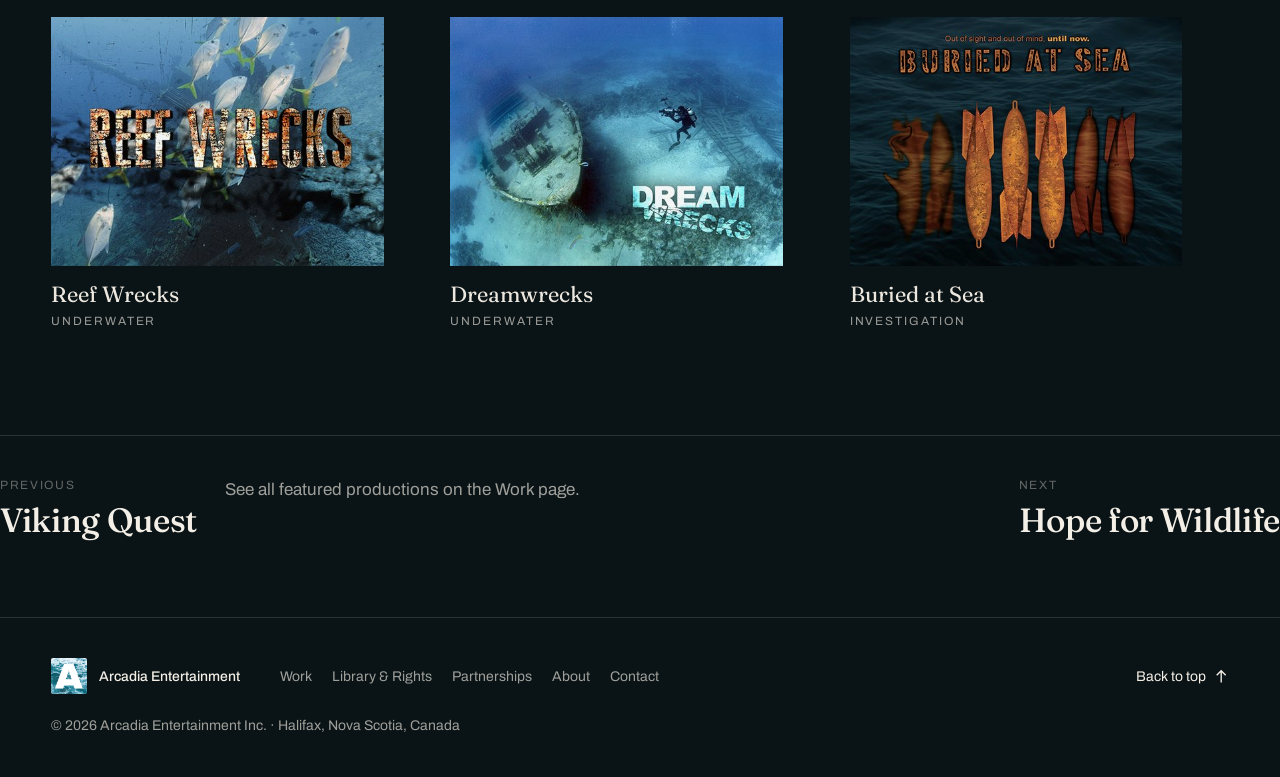
<file: alt/work/ghost-ships.html>
<!doctype html>
<html lang="en-CA" class="no-js">
<head>
  <meta charset="utf-8">
  <meta name="viewport" content="width=device-width, initial-scale=1">
  <title>Ghost Ships | Arcadia Entertainment</title>
  <meta name="description" content="Beneath the surface lie wrecks with unfinished stories. Ghost Ships explores the mysteries surrounding lost vessels and the discoveries that bring their histories back into view.">
  <meta name="theme-color" content="#0a1316">
  <meta property="og:type" content="website">
  <meta property="og:title" content="Ghost Ships — Arcadia Entertainment">
  <meta property="og:description" content="The voyage ended. The story didn’t.">
  <meta property="og:image" content="../assets/img/ghost-ships.jpg">
  <link rel="icon" href="../assets/img/arcadia-mark.jpg">

  <script type="application/ld+json">
{
  "@context": "https://schema.org",
  "@type": "TVSeries",
  "name": "Ghost Ships",
  "genre": "Ocean mysteries",
  "description": "The voyage ended. The story didn’t. Beneath the surface lie wrecks with unfinished stories. Ghost Ships explores the mysteries surrounding lost vessels and the discoveries that bring their histories back into view.",
  "productionCompany": {
    "@type": "Organization",
    "name": "Arcadia Entertainment"
  }
}
  </script>

  <script>
    (function () {
      window.ArcadiaBoot = { introKey: "arcadia:intro-seen", failsafeMs: 4000 };
      var root = document.documentElement;
      root.classList.replace("no-js", "js");
      if (window.matchMedia("(prefers-reduced-motion: reduce)").matches) return;
      root.classList.add("has-motion");
      setTimeout(function () {
        if (!window.Arcadia || !window.Arcadia.ready) root.classList.remove("has-motion");
      }, window.ArcadiaBoot.failsafeMs);
    })();
  </script>

  <link rel="preconnect" href="https://fonts.googleapis.com">
  <link rel="preconnect" href="https://fonts.gstatic.com" crossorigin>
  <link rel="stylesheet" href="https://fonts.googleapis.com/css2?family=Fraunces:ital,opsz,wght@0,9..144,400..700;1,9..144,400..700&family=Archivo:wght@400;500;600;700&display=swap">

  <link rel="stylesheet" href="../css/tokens.css">
  <link rel="stylesheet" href="../css/base.css">
  <link rel="stylesheet" href="../css/components/preloader.css">
  <link rel="stylesheet" href="../css/components/nav.css">
  <link rel="stylesheet" href="../css/components/hero.css">
  <link rel="stylesheet" href="../css/components/intro-story.css">
  <link rel="stylesheet" href="../css/components/credits.css">
  <link rel="stylesheet" href="../css/components/slate.css">
  <link rel="stylesheet" href="../css/components/archive.css">
  <link rel="stylesheet" href="../css/components/band.css">
  <link rel="stylesheet" href="../css/components/library.css">
  <link rel="stylesheet" href="../css/components/partnerships.css">
  <link rel="stylesheet" href="../css/components/next.css">
  <link rel="stylesheet" href="../css/components/people.css">
  <link rel="stylesheet" href="../css/components/contact-footer.css">
  <link rel="stylesheet" href="../css/components/video-dialog.css">
  <link rel="stylesheet" href="../css/components/cursor.css">
  <link rel="stylesheet" href="../css/motion.css">
  <link rel="stylesheet" href="../css/pages.css">
</head>

<body class="page">
  <svg width="0" height="0" class="visually-hidden" aria-hidden="true">
    <symbol id="icon-play" viewBox="0 0 16 16"><path d="M4 2.5v11l9-5.5z" fill="currentColor"/></symbol>
    <symbol id="icon-arrow" viewBox="0 0 16 16"><path d="M1 8h13M9 3l5 5-5 5" fill="none" stroke="currentColor" stroke-width="1.5"/></symbol>
    <symbol id="icon-arrow-down" viewBox="0 0 16 16"><path d="M8 1v13M3 9l5 5 5-5" fill="none" stroke="currentColor" stroke-width="1.5"/></symbol>
  </svg>

  <a class="skip-link" href="#main">Skip to content</a>
  <div class="grain" aria-hidden="true"></div>

  <header class="site-nav" data-nav>
    <div class="site-nav__inner container">
      <a class="site-nav__brand" href="../index.html" aria-label="Arcadia Entertainment, home">
        <img class="site-nav__mark" src="../assets/img/arcadia-mark.jpg" alt="" width="34" height="34">
        <span class="site-nav__wordmark">Arcadia</span>
      </a>
      <nav class="site-nav__primary" aria-label="Primary">
        <ul class="site-nav__links" role="list">
          <li><a class="link-underline" href="../work.html" aria-current="page">Work</a></li>
          <li><a class="link-underline" href="../about.html">About</a></li>
          <li><a class="link-underline" href="../library.html">Library &amp; Rights</a></li>
          <li><a class="link-underline" href="../partnerships.html">Partnerships</a></li>
        </ul>
      </nav>
      <a class="btn site-nav__cta" href="../contact.html">Contact</a>
      <button class="site-nav__toggle" type="button" aria-expanded="false" aria-controls="mobile-menu" data-menu-toggle>
        <span class="visually-hidden">Menu</span>
        <span class="site-nav__bars" aria-hidden="true"></span>
      </button>
    </div>
    <div class="scroll-progress" aria-hidden="true"><span data-scroll-progress></span></div>
  </header>

  <div class="mobile-menu" id="mobile-menu" data-menu hidden>
    <nav aria-label="Mobile">
      <ol class="mobile-menu__links" role="list">
        <li><a href="../work.html" data-menu-link>Work</a></li>
        <li><a href="../about.html" data-menu-link>About</a></li>
        <li><a href="../library.html" data-menu-link>Library &amp; Rights</a></li>
        <li><a href="../partnerships.html" data-menu-link>Partnerships</a></li>
        <li><a href="../contact.html" data-menu-link>Contact</a></li>
      </ol>
    </nav>
    <a class="mobile-menu__email" href="mailto:jwc@arcadiatv.com">jwc@arcadiatv.com</a>
  </div>

  <main id="main">
    <section class="page-hero" aria-labelledby="show-title">
      <div class="container">
        <a class="page-hero__back" href="../work.html">
          <svg class="btn__icon" aria-hidden="true"><use href="#icon-arrow"/></svg>
          All work
        </a>
        <p class="eyebrow" data-reveal="fade">Ocean mysteries &middot; Featured production</p>
        <h1 class="display heading-xl" id="show-title" data-reveal="lines">Ghost <em>Ships.</em></h1>
        <p class="lead page-hero__lead" data-reveal="fade">The voyage ended. The story didn’t.</p>
      </div>
    </section>

    <section class="show-detail">
      <div class="container">
        <figure class="page-hero__media" data-reveal="fade">
          <img src="../assets/img/ghost-ships.jpg" alt="Deep sea submersible ROV illuminating sunken wooden shipwreck on ocean floor, Ghost Ships" width="1200" height="900" loading="lazy">
        </figure>

        <dl class="show-detail__meta">
          <div><dt>Genre</dt><dd>Ocean mysteries</dd></div>
          <div><dt>Produced by</dt><dd>Arcadia Entertainment</dd></div>
          <div><dt>Catalogue</dt><dd>Part of roughly 500 hours of factual programming</dd></div>
        </dl>

        <div class="show-detail__body">
          <p class="lead" data-reveal="fade">Beneath the surface lie wrecks with unfinished stories.</p>
          <div class="prose" data-reveal="fade">
            <p>Ghost Ships explores the mysteries surrounding lost vessels and the discoveries that bring their histories back into view.</p>
          </div>
        </div>

        <div class="show-detail__cta" data-reveal="fade">
          <a class="btn" href="mailto:jwc@arcadiatv.com?subject=Ghost%20Ships%20enquiry">
            Enquire about this title
            <svg class="btn__icon" aria-hidden="true"><use href="#icon-arrow"/></svg>
          </a>
          <a class="teaser-link text-link" href="../contact.html">
            <span class="link-underline">General enquiries</span>
            <svg class="btn__icon text-link__arrow" aria-hidden="true"><use href="#icon-arrow"/></svg>
          </a>
        </div>
      </div>
    </section>

    <section class="related section" aria-labelledby="related-title">
      <div class="container">
        <p class="eyebrow" data-reveal="fade">More from the catalogue</p>
        <h2 class="display heading-lg" id="related-title" data-reveal="lines">Keep <em>watching.</em></h2>
        <ul class="catalogue__grid" role="list" data-reveal="fade">
          <li class="archive-card"><figure><div class="archive-card__frame"><img src="../assets/img/cards/reef-wrecks.jpg" alt="" width="500" height="375" loading="lazy"></div><figcaption><span class="archive-card__title">Reef Wrecks</span><span class="archive-card__genre">Underwater</span></figcaption></figure></li>
          <li class="archive-card"><figure><div class="archive-card__frame"><img src="../assets/img/cards/dreamwrecks.jpg" alt="" width="500" height="375" loading="lazy"></div><figcaption><span class="archive-card__title">Dreamwrecks</span><span class="archive-card__genre">Underwater</span></figcaption></figure></li>
          <li class="archive-card"><figure><div class="archive-card__frame"><img src="../assets/img/cards/buried-at-sea.jpg" alt="" width="500" height="375" loading="lazy"></div><figcaption><span class="archive-card__title">Buried at Sea</span><span class="archive-card__genre">Investigation</span></figcaption></figure></li>
        </ul>
      </div>
    </section>
    <nav class="show-nav container" aria-label="More featured productions">
      <a class="show-nav__link show-nav__prev" href="viking-quest.html">
        <span class="show-nav__kicker">Previous</span>
        <span class="show-nav__title">Viking Quest</span>
      </a>
      <p class="show-nav__hint prose">See all featured productions on the <a class="link-underline" href="../work.html">Work page</a>.</p>
      <a class="show-nav__link show-nav__next" href="hope-for-wildlife.html">
        <span class="show-nav__kicker">Next</span>
        <span class="show-nav__title">Hope for Wildlife</span>
      </a>
    </nav>
  </main>

  <footer class="site-footer">
    <div class="container site-footer__inner">
      <div class="site-footer__brand">
        <img src="../assets/img/arcadia-mark.jpg" alt="" width="48" height="48" loading="lazy">
        <span>Arcadia Entertainment</span>
      </div>
      <nav aria-label="Footer">
        <ul class="site-footer__links" role="list">
          <li><a class="link-underline" href="../work.html">Work</a></li>
          <li><a class="link-underline" href="../library.html">Library &amp; Rights</a></li>
          <li><a class="link-underline" href="../partnerships.html">Partnerships</a></li>
          <li><a class="link-underline" href="../about.html">About</a></li>
          <li><a class="link-underline" href="../contact.html">Contact</a></li>
        </ul>
      </nav>
      <p class="site-footer__legal">&copy; <span data-year>2026</span> Arcadia Entertainment Inc. &middot; Halifax, Nova Scotia, Canada</p>
      <a class="site-footer__top" href="#top">Back to top <svg class="btn__icon" aria-hidden="true"><use href="#icon-arrow-down"/></svg></a>
    </div>
  </footer>

  <div class="cursor" data-cursor-follower aria-hidden="true"><span class="cursor__label" data-cursor-label></span></div>

  <script src="../js/vendor/gsap.min.js" defer></script>
  <script src="../js/vendor/ScrollTrigger.min.js" defer></script>
  <script src="../js/vendor/SplitText.min.js" defer></script>
  <script src="../js/vendor/lenis.min.js" defer></script>
  <script src="../js/config.js" defer></script>
  <script src="../js/utils/dom.js" defer></script>
  <script src="../js/core/smooth-scroll.js" defer></script>
  <script src="../js/components/preloader.js" defer></script>
  <script src="../js/components/nav.js" defer></script>
  <script src="../js/components/hero.js" defer></script>
  <script src="../js/components/reveals.js" defer></script>
  <script src="../js/components/counters.js" defer></script>
  <script src="../js/components/marquee.js" defer></script>
  <script src="../js/components/media-reveal.js" defer></script>
  <script src="../js/components/archive.js" defer></script>
  <script src="../js/components/band.js" defer></script>
  <script src="../js/components/video-dialog.js" defer></script>
  <script src="../js/components/cursor.js" defer></script>
  <script src="../js/main.js" defer></script>
</body>
</html>
</file>
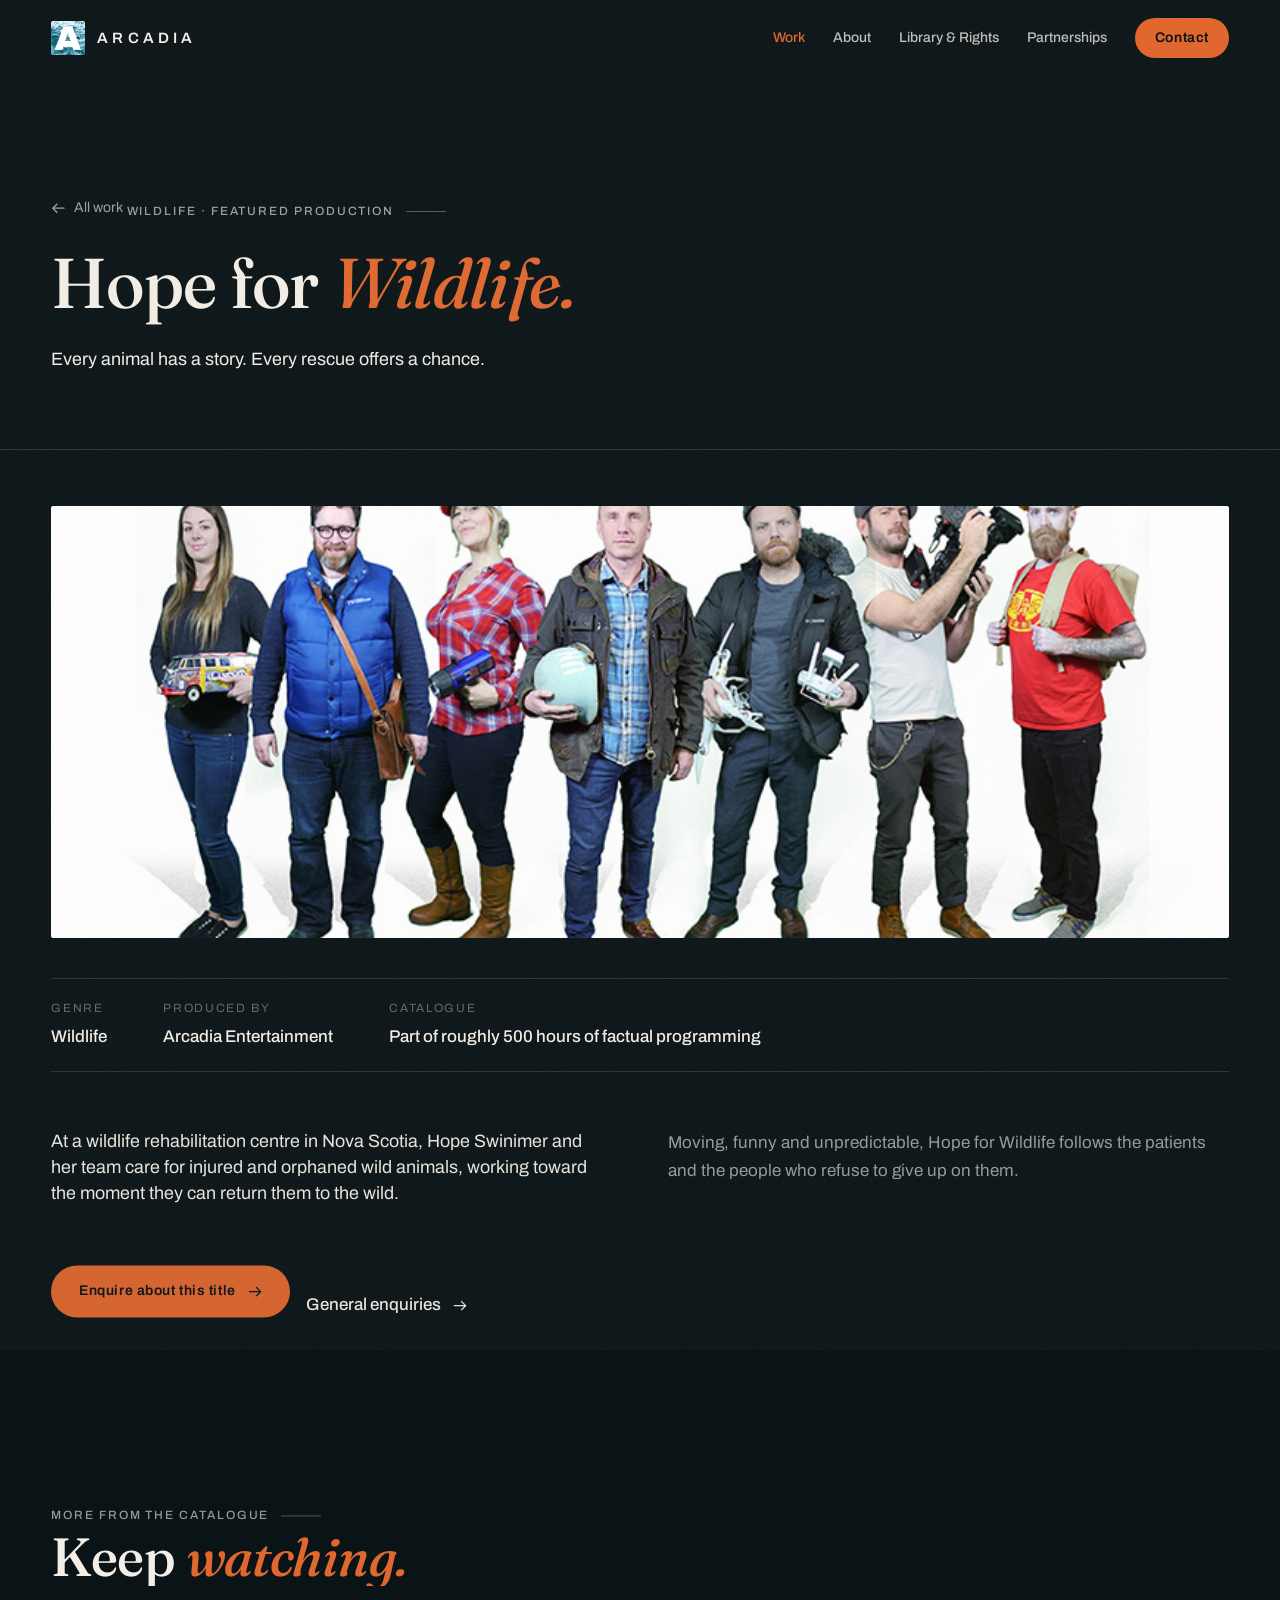
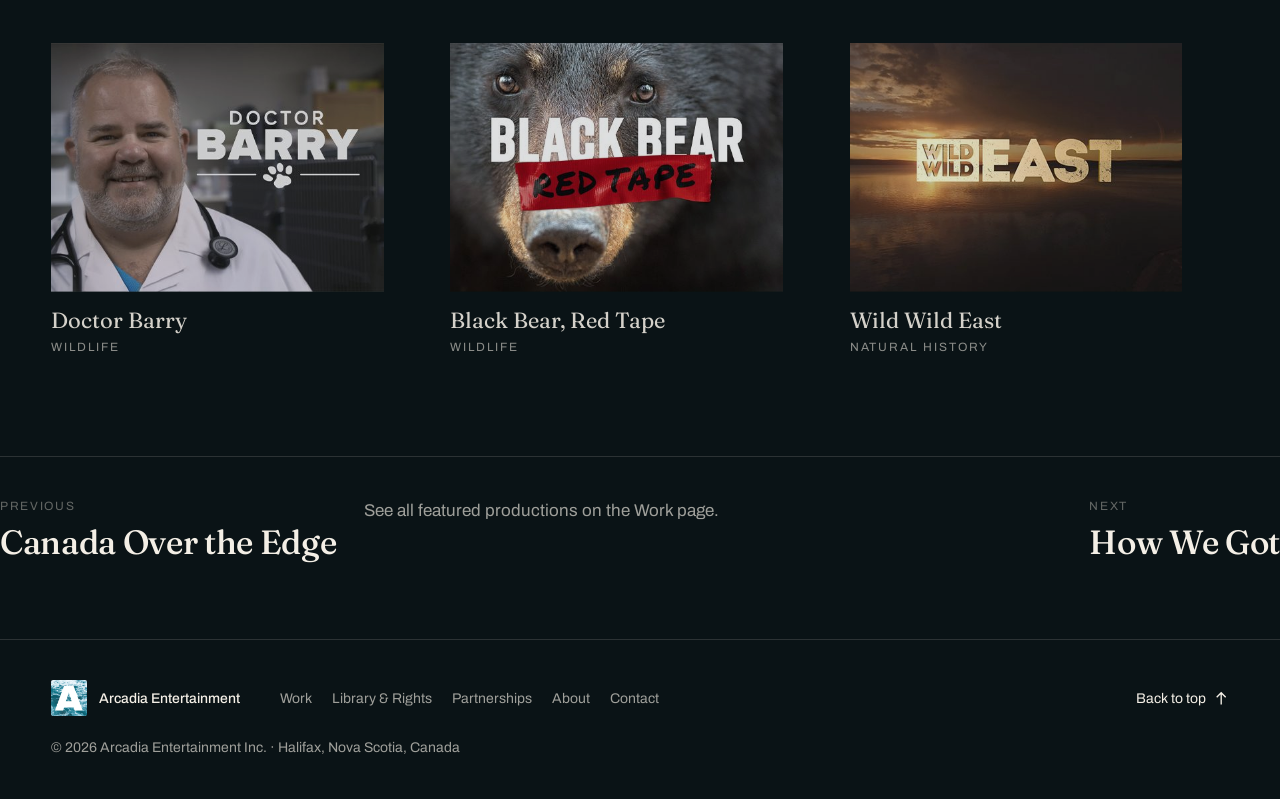
<file: alt/work/hope-for-wildlife.html>
<!doctype html>
<html lang="en-CA" class="no-js">
<head>
  <meta charset="utf-8">
  <meta name="viewport" content="width=device-width, initial-scale=1">
  <title>Hope for Wildlife | Arcadia Entertainment</title>
  <meta name="description" content="At a wildlife rehabilitation centre in Nova Scotia, Hope Swinimer and her team care for injured and orphaned wild animals, working toward the moment they can return them to the wild.">
  <meta name="theme-color" content="#0a1316">
  <meta property="og:type" content="website">
  <meta property="og:title" content="Hope for Wildlife — Arcadia Entertainment">
  <meta property="og:description" content="Every animal has a story. Every rescue offers a chance.">
  <meta property="og:image" content="../assets/img/hope-for-wildlife-hero.jpg">
  <link rel="icon" href="../assets/img/arcadia-mark.jpg">

  <script type="application/ld+json">
{
  "@context": "https://schema.org",
  "@type": "TVSeries",
  "name": "Hope for Wildlife",
  "genre": "Wildlife",
  "description": "Every animal has a story. Every rescue offers a chance. At a wildlife rehabilitation centre in Nova Scotia, Hope Swinimer and her team care for injured and orphaned wild animals, working toward the moment they can return them to the wild. Moving, funny and unpredictable, Hope for Wildlife follows the patients and the people who refuse to give up on them.",
  "productionCompany": {
    "@type": "Organization",
    "name": "Arcadia Entertainment"
  }
}
  </script>

  <script>
    (function () {
      window.ArcadiaBoot = { introKey: "arcadia:intro-seen", failsafeMs: 4000 };
      var root = document.documentElement;
      root.classList.replace("no-js", "js");
      if (window.matchMedia("(prefers-reduced-motion: reduce)").matches) return;
      root.classList.add("has-motion");
      setTimeout(function () {
        if (!window.Arcadia || !window.Arcadia.ready) root.classList.remove("has-motion");
      }, window.ArcadiaBoot.failsafeMs);
    })();
  </script>

  <link rel="preconnect" href="https://fonts.googleapis.com">
  <link rel="preconnect" href="https://fonts.gstatic.com" crossorigin>
  <link rel="stylesheet" href="https://fonts.googleapis.com/css2?family=Fraunces:ital,opsz,wght@0,9..144,400..700;1,9..144,400..700&family=Archivo:wght@400;500;600;700&display=swap">

  <link rel="stylesheet" href="../css/tokens.css">
  <link rel="stylesheet" href="../css/base.css">
  <link rel="stylesheet" href="../css/components/preloader.css">
  <link rel="stylesheet" href="../css/components/nav.css">
  <link rel="stylesheet" href="../css/components/hero.css">
  <link rel="stylesheet" href="../css/components/intro-story.css">
  <link rel="stylesheet" href="../css/components/credits.css">
  <link rel="stylesheet" href="../css/components/slate.css">
  <link rel="stylesheet" href="../css/components/archive.css">
  <link rel="stylesheet" href="../css/components/band.css">
  <link rel="stylesheet" href="../css/components/library.css">
  <link rel="stylesheet" href="../css/components/partnerships.css">
  <link rel="stylesheet" href="../css/components/next.css">
  <link rel="stylesheet" href="../css/components/people.css">
  <link rel="stylesheet" href="../css/components/contact-footer.css">
  <link rel="stylesheet" href="../css/components/video-dialog.css">
  <link rel="stylesheet" href="../css/components/cursor.css">
  <link rel="stylesheet" href="../css/motion.css">
  <link rel="stylesheet" href="../css/pages.css">
</head>

<body class="page">
  <svg width="0" height="0" class="visually-hidden" aria-hidden="true">
    <symbol id="icon-play" viewBox="0 0 16 16"><path d="M4 2.5v11l9-5.5z" fill="currentColor"/></symbol>
    <symbol id="icon-arrow" viewBox="0 0 16 16"><path d="M1 8h13M9 3l5 5-5 5" fill="none" stroke="currentColor" stroke-width="1.5"/></symbol>
    <symbol id="icon-arrow-down" viewBox="0 0 16 16"><path d="M8 1v13M3 9l5 5 5-5" fill="none" stroke="currentColor" stroke-width="1.5"/></symbol>
  </svg>

  <a class="skip-link" href="#main">Skip to content</a>
  <div class="grain" aria-hidden="true"></div>

  <header class="site-nav" data-nav>
    <div class="site-nav__inner container">
      <a class="site-nav__brand" href="../index.html" aria-label="Arcadia Entertainment, home">
        <img class="site-nav__mark" src="../assets/img/arcadia-mark.jpg" alt="" width="34" height="34">
        <span class="site-nav__wordmark">Arcadia</span>
      </a>
      <nav class="site-nav__primary" aria-label="Primary">
        <ul class="site-nav__links" role="list">
          <li><a class="link-underline" href="../work.html" aria-current="page">Work</a></li>
          <li><a class="link-underline" href="../about.html">About</a></li>
          <li><a class="link-underline" href="../library.html">Library &amp; Rights</a></li>
          <li><a class="link-underline" href="../partnerships.html">Partnerships</a></li>
        </ul>
      </nav>
      <a class="btn site-nav__cta" href="../contact.html">Contact</a>
      <button class="site-nav__toggle" type="button" aria-expanded="false" aria-controls="mobile-menu" data-menu-toggle>
        <span class="visually-hidden">Menu</span>
        <span class="site-nav__bars" aria-hidden="true"></span>
      </button>
    </div>
    <div class="scroll-progress" aria-hidden="true"><span data-scroll-progress></span></div>
  </header>

  <div class="mobile-menu" id="mobile-menu" data-menu hidden>
    <nav aria-label="Mobile">
      <ol class="mobile-menu__links" role="list">
        <li><a href="../work.html" data-menu-link>Work</a></li>
        <li><a href="../about.html" data-menu-link>About</a></li>
        <li><a href="../library.html" data-menu-link>Library &amp; Rights</a></li>
        <li><a href="../partnerships.html" data-menu-link>Partnerships</a></li>
        <li><a href="../contact.html" data-menu-link>Contact</a></li>
      </ol>
    </nav>
    <a class="mobile-menu__email" href="mailto:jwc@arcadiatv.com">jwc@arcadiatv.com</a>
  </div>

  <main id="main">
    <section class="page-hero" aria-labelledby="show-title">
      <div class="container">
        <a class="page-hero__back" href="../work.html">
          <svg class="btn__icon" aria-hidden="true"><use href="#icon-arrow"/></svg>
          All work
        </a>
        <p class="eyebrow" data-reveal="fade">Wildlife &middot; Featured production</p>
        <h1 class="display heading-xl" id="show-title" data-reveal="lines">Hope for <em>Wildlife.</em></h1>
        <p class="lead page-hero__lead" data-reveal="fade">Every animal has a story. Every rescue offers a chance.</p>
      </div>
    </section>

    <section class="show-detail">
      <div class="container">
        <figure class="page-hero__media" data-reveal="fade">
          <img src="../assets/img/hope-for-wildlife-hero.jpg" alt="Hope Swinimer and wildlife rescue team in the field, Hope for Wildlife" width="800" height="464" loading="lazy">
        </figure>

        <dl class="show-detail__meta">
          <div><dt>Genre</dt><dd>Wildlife</dd></div>
          <div><dt>Produced by</dt><dd>Arcadia Entertainment</dd></div>
          <div><dt>Catalogue</dt><dd>Part of roughly 500 hours of factual programming</dd></div>
        </dl>

        <div class="show-detail__body">
          <p class="lead" data-reveal="fade">At a wildlife rehabilitation centre in Nova Scotia, Hope Swinimer and her team care for injured and orphaned wild animals, working toward the moment they can return them to the wild.</p>
          <div class="prose" data-reveal="fade">
            <p>Moving, funny and unpredictable, Hope for Wildlife follows the patients and the people who refuse to give up on them.</p>
          </div>
        </div>

        <div class="show-detail__cta" data-reveal="fade">
          <a class="btn" href="mailto:jwc@arcadiatv.com?subject=Hope%20for%20Wildlife%20enquiry">
            Enquire about this title
            <svg class="btn__icon" aria-hidden="true"><use href="#icon-arrow"/></svg>
          </a>
          <a class="teaser-link text-link" href="../contact.html">
            <span class="link-underline">General enquiries</span>
            <svg class="btn__icon text-link__arrow" aria-hidden="true"><use href="#icon-arrow"/></svg>
          </a>
        </div>
      </div>
    </section>

    <section class="related section" aria-labelledby="related-title">
      <div class="container">
        <p class="eyebrow" data-reveal="fade">More from the catalogue</p>
        <h2 class="display heading-lg" id="related-title" data-reveal="lines">Keep <em>watching.</em></h2>
        <ul class="catalogue__grid" role="list" data-reveal="fade">
          <li class="archive-card"><figure><div class="archive-card__frame"><img src="../assets/img/cards/doctor-barry.jpg" alt="" width="500" height="375" loading="lazy"></div><figcaption><span class="archive-card__title">Doctor Barry</span><span class="archive-card__genre">Wildlife</span></figcaption></figure></li>
          <li class="archive-card"><figure><div class="archive-card__frame"><img src="../assets/img/cards/black-bear-red-tape.jpg" alt="" width="500" height="375" loading="lazy"></div><figcaption><span class="archive-card__title">Black Bear, Red Tape</span><span class="archive-card__genre">Wildlife</span></figcaption></figure></li>
          <li class="archive-card"><figure><div class="archive-card__frame"><img src="../assets/img/cards/wild-wild-east.jpg" alt="" width="500" height="375" loading="lazy"></div><figcaption><span class="archive-card__title">Wild Wild East</span><span class="archive-card__genre">Natural history</span></figcaption></figure></li>
        </ul>
      </div>
    </section>
    <nav class="show-nav container" aria-label="More featured productions">
      <a class="show-nav__link show-nav__prev" href="canada-over-the-edge.html">
        <span class="show-nav__kicker">Previous</span>
        <span class="show-nav__title">Canada Over the Edge</span>
      </a>
      <p class="show-nav__hint prose">See all featured productions on the <a class="link-underline" href="../work.html">Work page</a>.</p>
      <a class="show-nav__link show-nav__next" href="how-we-got.html">
        <span class="show-nav__kicker">Next</span>
        <span class="show-nav__title">How We Got</span>
      </a>
    </nav>
  </main>

  <footer class="site-footer">
    <div class="container site-footer__inner">
      <div class="site-footer__brand">
        <img src="../assets/img/arcadia-mark.jpg" alt="" width="48" height="48" loading="lazy">
        <span>Arcadia Entertainment</span>
      </div>
      <nav aria-label="Footer">
        <ul class="site-footer__links" role="list">
          <li><a class="link-underline" href="../work.html">Work</a></li>
          <li><a class="link-underline" href="../library.html">Library &amp; Rights</a></li>
          <li><a class="link-underline" href="../partnerships.html">Partnerships</a></li>
          <li><a class="link-underline" href="../about.html">About</a></li>
          <li><a class="link-underline" href="../contact.html">Contact</a></li>
        </ul>
      </nav>
      <p class="site-footer__legal">&copy; <span data-year>2026</span> Arcadia Entertainment Inc. &middot; Halifax, Nova Scotia, Canada</p>
      <a class="site-footer__top" href="#top">Back to top <svg class="btn__icon" aria-hidden="true"><use href="#icon-arrow-down"/></svg></a>
    </div>
  </footer>

  <div class="cursor" data-cursor-follower aria-hidden="true"><span class="cursor__label" data-cursor-label></span></div>

  <script src="../js/vendor/gsap.min.js" defer></script>
  <script src="../js/vendor/ScrollTrigger.min.js" defer></script>
  <script src="../js/vendor/SplitText.min.js" defer></script>
  <script src="../js/vendor/lenis.min.js" defer></script>
  <script src="../js/config.js" defer></script>
  <script src="../js/utils/dom.js" defer></script>
  <script src="../js/core/smooth-scroll.js" defer></script>
  <script src="../js/components/preloader.js" defer></script>
  <script src="../js/components/nav.js" defer></script>
  <script src="../js/components/hero.js" defer></script>
  <script src="../js/components/reveals.js" defer></script>
  <script src="../js/components/counters.js" defer></script>
  <script src="../js/components/marquee.js" defer></script>
  <script src="../js/components/media-reveal.js" defer></script>
  <script src="../js/components/archive.js" defer></script>
  <script src="../js/components/band.js" defer></script>
  <script src="../js/components/video-dialog.js" defer></script>
  <script src="../js/components/cursor.js" defer></script>
  <script src="../js/main.js" defer></script>
</body>
</html>
</file>
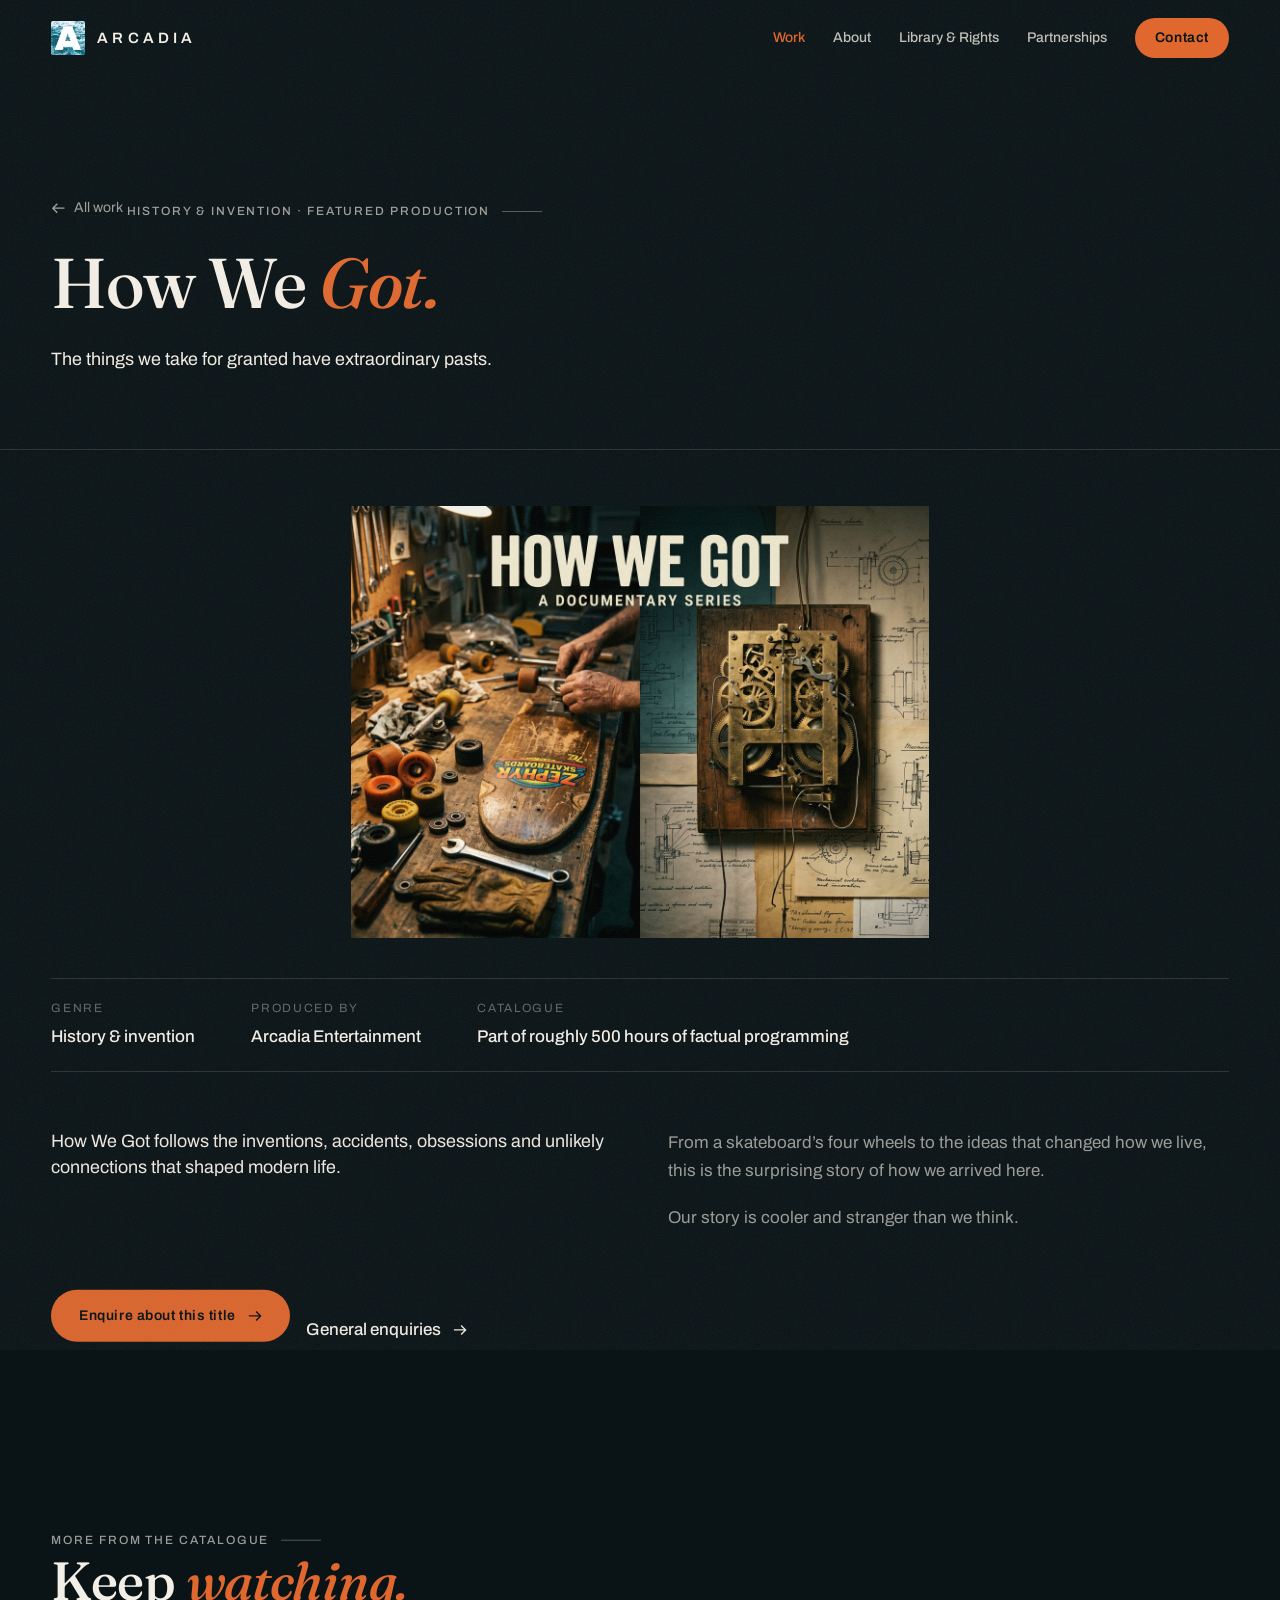
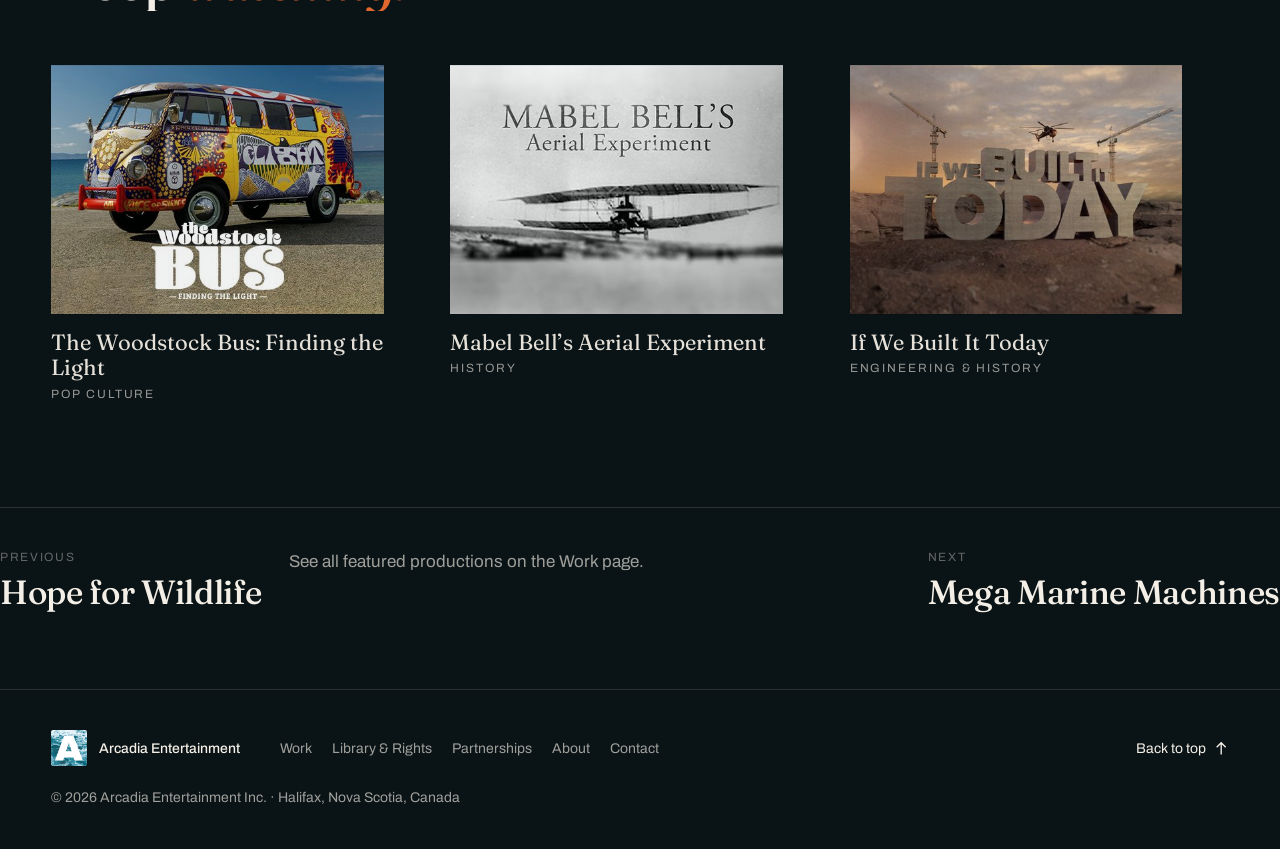
<file: alt/work/how-we-got.html>
<!doctype html>
<html lang="en-CA" class="no-js">
<head>
  <meta charset="utf-8">
  <meta name="viewport" content="width=device-width, initial-scale=1">
  <title>How We Got | Arcadia Entertainment</title>
  <meta name="description" content="How We Got follows the inventions, accidents, obsessions and unlikely connections that shaped modern life — the surprising story of how we arrived here.">
  <meta name="theme-color" content="#0a1316">
  <meta property="og:type" content="website">
  <meta property="og:title" content="How We Got — Arcadia Entertainment">
  <meta property="og:description" content="The things we take for granted have extraordinary pasts.">
  <meta property="og:image" content="../assets/img/how-we-got.jpg">
  <link rel="icon" href="../assets/img/arcadia-mark.jpg">

  <script type="application/ld+json">
{
  "@context": "https://schema.org",
  "@type": "TVSeries",
  "name": "How We Got",
  "genre": "History & invention",
  "description": "The things we take for granted have extraordinary pasts. How We Got follows the inventions, accidents, obsessions and unlikely connections that shaped modern life. From a skateboard’s four wheels to the ideas that changed how we live, this is the surprising story of how we arrived here.",
  "productionCompany": {
    "@type": "Organization",
    "name": "Arcadia Entertainment"
  }
}
  </script>

  <script>
    (function () {
      window.ArcadiaBoot = { introKey: "arcadia:intro-seen", failsafeMs: 4000 };
      var root = document.documentElement;
      root.classList.replace("no-js", "js");
      if (window.matchMedia("(prefers-reduced-motion: reduce)").matches) return;
      root.classList.add("has-motion");
      setTimeout(function () {
        if (!window.Arcadia || !window.Arcadia.ready) root.classList.remove("has-motion");
      }, window.ArcadiaBoot.failsafeMs);
    })();
  </script>

  <link rel="preconnect" href="https://fonts.googleapis.com">
  <link rel="preconnect" href="https://fonts.gstatic.com" crossorigin>
  <link rel="stylesheet" href="https://fonts.googleapis.com/css2?family=Fraunces:ital,opsz,wght@0,9..144,400..700;1,9..144,400..700&family=Archivo:wght@400;500;600;700&display=swap">

  <link rel="stylesheet" href="../css/tokens.css">
  <link rel="stylesheet" href="../css/base.css">
  <link rel="stylesheet" href="../css/components/preloader.css">
  <link rel="stylesheet" href="../css/components/nav.css">
  <link rel="stylesheet" href="../css/components/hero.css">
  <link rel="stylesheet" href="../css/components/intro-story.css">
  <link rel="stylesheet" href="../css/components/credits.css">
  <link rel="stylesheet" href="../css/components/slate.css">
  <link rel="stylesheet" href="../css/components/archive.css">
  <link rel="stylesheet" href="../css/components/band.css">
  <link rel="stylesheet" href="../css/components/library.css">
  <link rel="stylesheet" href="../css/components/partnerships.css">
  <link rel="stylesheet" href="../css/components/next.css">
  <link rel="stylesheet" href="../css/components/people.css">
  <link rel="stylesheet" href="../css/components/contact-footer.css">
  <link rel="stylesheet" href="../css/components/video-dialog.css">
  <link rel="stylesheet" href="../css/components/cursor.css">
  <link rel="stylesheet" href="../css/motion.css">
  <link rel="stylesheet" href="../css/pages.css">
</head>

<body class="page">
  <svg width="0" height="0" class="visually-hidden" aria-hidden="true">
    <symbol id="icon-play" viewBox="0 0 16 16"><path d="M4 2.5v11l9-5.5z" fill="currentColor"/></symbol>
    <symbol id="icon-arrow" viewBox="0 0 16 16"><path d="M1 8h13M9 3l5 5-5 5" fill="none" stroke="currentColor" stroke-width="1.5"/></symbol>
    <symbol id="icon-arrow-down" viewBox="0 0 16 16"><path d="M8 1v13M3 9l5 5 5-5" fill="none" stroke="currentColor" stroke-width="1.5"/></symbol>
  </svg>

  <a class="skip-link" href="#main">Skip to content</a>
  <div class="grain" aria-hidden="true"></div>

  <header class="site-nav" data-nav>
    <div class="site-nav__inner container">
      <a class="site-nav__brand" href="../index.html" aria-label="Arcadia Entertainment, home">
        <img class="site-nav__mark" src="../assets/img/arcadia-mark.jpg" alt="" width="34" height="34">
        <span class="site-nav__wordmark">Arcadia</span>
      </a>
      <nav class="site-nav__primary" aria-label="Primary">
        <ul class="site-nav__links" role="list">
          <li><a class="link-underline" href="../work.html" aria-current="page">Work</a></li>
          <li><a class="link-underline" href="../about.html">About</a></li>
          <li><a class="link-underline" href="../library.html">Library &amp; Rights</a></li>
          <li><a class="link-underline" href="../partnerships.html">Partnerships</a></li>
        </ul>
      </nav>
      <a class="btn site-nav__cta" href="../contact.html">Contact</a>
      <button class="site-nav__toggle" type="button" aria-expanded="false" aria-controls="mobile-menu" data-menu-toggle>
        <span class="visually-hidden">Menu</span>
        <span class="site-nav__bars" aria-hidden="true"></span>
      </button>
    </div>
    <div class="scroll-progress" aria-hidden="true"><span data-scroll-progress></span></div>
  </header>

  <div class="mobile-menu" id="mobile-menu" data-menu hidden>
    <nav aria-label="Mobile">
      <ol class="mobile-menu__links" role="list">
        <li><a href="../work.html" data-menu-link>Work</a></li>
        <li><a href="../about.html" data-menu-link>About</a></li>
        <li><a href="../library.html" data-menu-link>Library &amp; Rights</a></li>
        <li><a href="../partnerships.html" data-menu-link>Partnerships</a></li>
        <li><a href="../contact.html" data-menu-link>Contact</a></li>
      </ol>
    </nav>
    <a class="mobile-menu__email" href="mailto:jwc@arcadiatv.com">jwc@arcadiatv.com</a>
  </div>

  <main id="main">
    <section class="page-hero" aria-labelledby="show-title">
      <div class="container">
        <a class="page-hero__back" href="../work.html">
          <svg class="btn__icon" aria-hidden="true"><use href="#icon-arrow"/></svg>
          All work
        </a>
        <p class="eyebrow" data-reveal="fade">History &amp; invention &middot; Featured production</p>
        <h1 class="display heading-xl" id="show-title" data-reveal="lines">How We <em>Got.</em></h1>
        <p class="lead page-hero__lead" data-reveal="fade">The things we take for granted have extraordinary pasts.</p>
      </div>
    </section>

    <section class="show-detail">
      <div class="container">
        <figure class="page-hero__media page-hero__media--contain" data-reveal="fade">
          <img src="../assets/img/how-we-got.jpg" alt="Vintage skateboards, clockwork mechanisms and archival blueprints, How We Got series art" width="1200" height="900" loading="lazy">
        </figure>

        <dl class="show-detail__meta">
          <div><dt>Genre</dt><dd>History &amp; invention</dd></div>
          <div><dt>Produced by</dt><dd>Arcadia Entertainment</dd></div>
          <div><dt>Catalogue</dt><dd>Part of roughly 500 hours of factual programming</dd></div>
        </dl>

        <div class="show-detail__body">
          <p class="lead" data-reveal="fade">How We Got follows the inventions, accidents, obsessions and unlikely connections that shaped modern life.</p>
          <div class="prose" data-reveal="fade">
            <p>From a skateboard’s four wheels to the ideas that changed how we live, this is the surprising story of how we arrived here.</p>
            <p>Our story is cooler and stranger than we think.</p>
          </div>
        </div>

        <div class="show-detail__cta" data-reveal="fade">
          <a class="btn" href="mailto:jwc@arcadiatv.com?subject=How%20We%20Got%20enquiry">
            Enquire about this title
            <svg class="btn__icon" aria-hidden="true"><use href="#icon-arrow"/></svg>
          </a>
          <a class="teaser-link text-link" href="../contact.html">
            <span class="link-underline">General enquiries</span>
            <svg class="btn__icon text-link__arrow" aria-hidden="true"><use href="#icon-arrow"/></svg>
          </a>
        </div>
      </div>
    </section>

    <section class="related section" aria-labelledby="related-title">
      <div class="container">
        <p class="eyebrow" data-reveal="fade">More from the catalogue</p>
        <h2 class="display heading-lg" id="related-title" data-reveal="lines">Keep <em>watching.</em></h2>
        <ul class="catalogue__grid" role="list" data-reveal="fade">
          <li class="archive-card"><figure><div class="archive-card__frame"><img src="../assets/img/cards/woodstock-bus.jpg" alt="" width="500" height="375" loading="lazy"></div><figcaption><span class="archive-card__title">The Woodstock Bus: Finding the Light</span><span class="archive-card__genre">Pop culture</span></figcaption></figure></li>
          <li class="archive-card"><figure><div class="archive-card__frame"><img src="../assets/img/cards/mabel-bells-aerial-experiment.jpg" alt="" width="500" height="375" loading="lazy"></div><figcaption><span class="archive-card__title">Mabel Bell’s Aerial Experiment</span><span class="archive-card__genre">History</span></figcaption></figure></li>
          <li class="archive-card"><figure><div class="archive-card__frame"><img src="../assets/img/cards/if-we-built-it-today.jpg" alt="" width="500" height="375" loading="lazy"></div><figcaption><span class="archive-card__title">If We Built It Today</span><span class="archive-card__genre">Engineering &amp; history</span></figcaption></figure></li>
        </ul>
      </div>
    </section>
    <nav class="show-nav container" aria-label="More featured productions">
      <a class="show-nav__link show-nav__prev" href="hope-for-wildlife.html">
        <span class="show-nav__kicker">Previous</span>
        <span class="show-nav__title">Hope for Wildlife</span>
      </a>
      <p class="show-nav__hint prose">See all featured productions on the <a class="link-underline" href="../work.html">Work page</a>.</p>
      <a class="show-nav__link show-nav__next" href="mega-marine-machines.html">
        <span class="show-nav__kicker">Next</span>
        <span class="show-nav__title">Mega Marine Machines</span>
      </a>
    </nav>
  </main>

  <footer class="site-footer">
    <div class="container site-footer__inner">
      <div class="site-footer__brand">
        <img src="../assets/img/arcadia-mark.jpg" alt="" width="48" height="48" loading="lazy">
        <span>Arcadia Entertainment</span>
      </div>
      <nav aria-label="Footer">
        <ul class="site-footer__links" role="list">
          <li><a class="link-underline" href="../work.html">Work</a></li>
          <li><a class="link-underline" href="../library.html">Library &amp; Rights</a></li>
          <li><a class="link-underline" href="../partnerships.html">Partnerships</a></li>
          <li><a class="link-underline" href="../about.html">About</a></li>
          <li><a class="link-underline" href="../contact.html">Contact</a></li>
        </ul>
      </nav>
      <p class="site-footer__legal">&copy; <span data-year>2026</span> Arcadia Entertainment Inc. &middot; Halifax, Nova Scotia, Canada</p>
      <a class="site-footer__top" href="#top">Back to top <svg class="btn__icon" aria-hidden="true"><use href="#icon-arrow-down"/></svg></a>
    </div>
  </footer>

  <div class="cursor" data-cursor-follower aria-hidden="true"><span class="cursor__label" data-cursor-label></span></div>

  <script src="../js/vendor/gsap.min.js" defer></script>
  <script src="../js/vendor/ScrollTrigger.min.js" defer></script>
  <script src="../js/vendor/SplitText.min.js" defer></script>
  <script src="../js/vendor/lenis.min.js" defer></script>
  <script src="../js/config.js" defer></script>
  <script src="../js/utils/dom.js" defer></script>
  <script src="../js/core/smooth-scroll.js" defer></script>
  <script src="../js/components/preloader.js" defer></script>
  <script src="../js/components/nav.js" defer></script>
  <script src="../js/components/hero.js" defer></script>
  <script src="../js/components/reveals.js" defer></script>
  <script src="../js/components/counters.js" defer></script>
  <script src="../js/components/marquee.js" defer></script>
  <script src="../js/components/media-reveal.js" defer></script>
  <script src="../js/components/archive.js" defer></script>
  <script src="../js/components/band.js" defer></script>
  <script src="../js/components/video-dialog.js" defer></script>
  <script src="../js/components/cursor.js" defer></script>
  <script src="../js/main.js" defer></script>
</body>
</html>
</file>
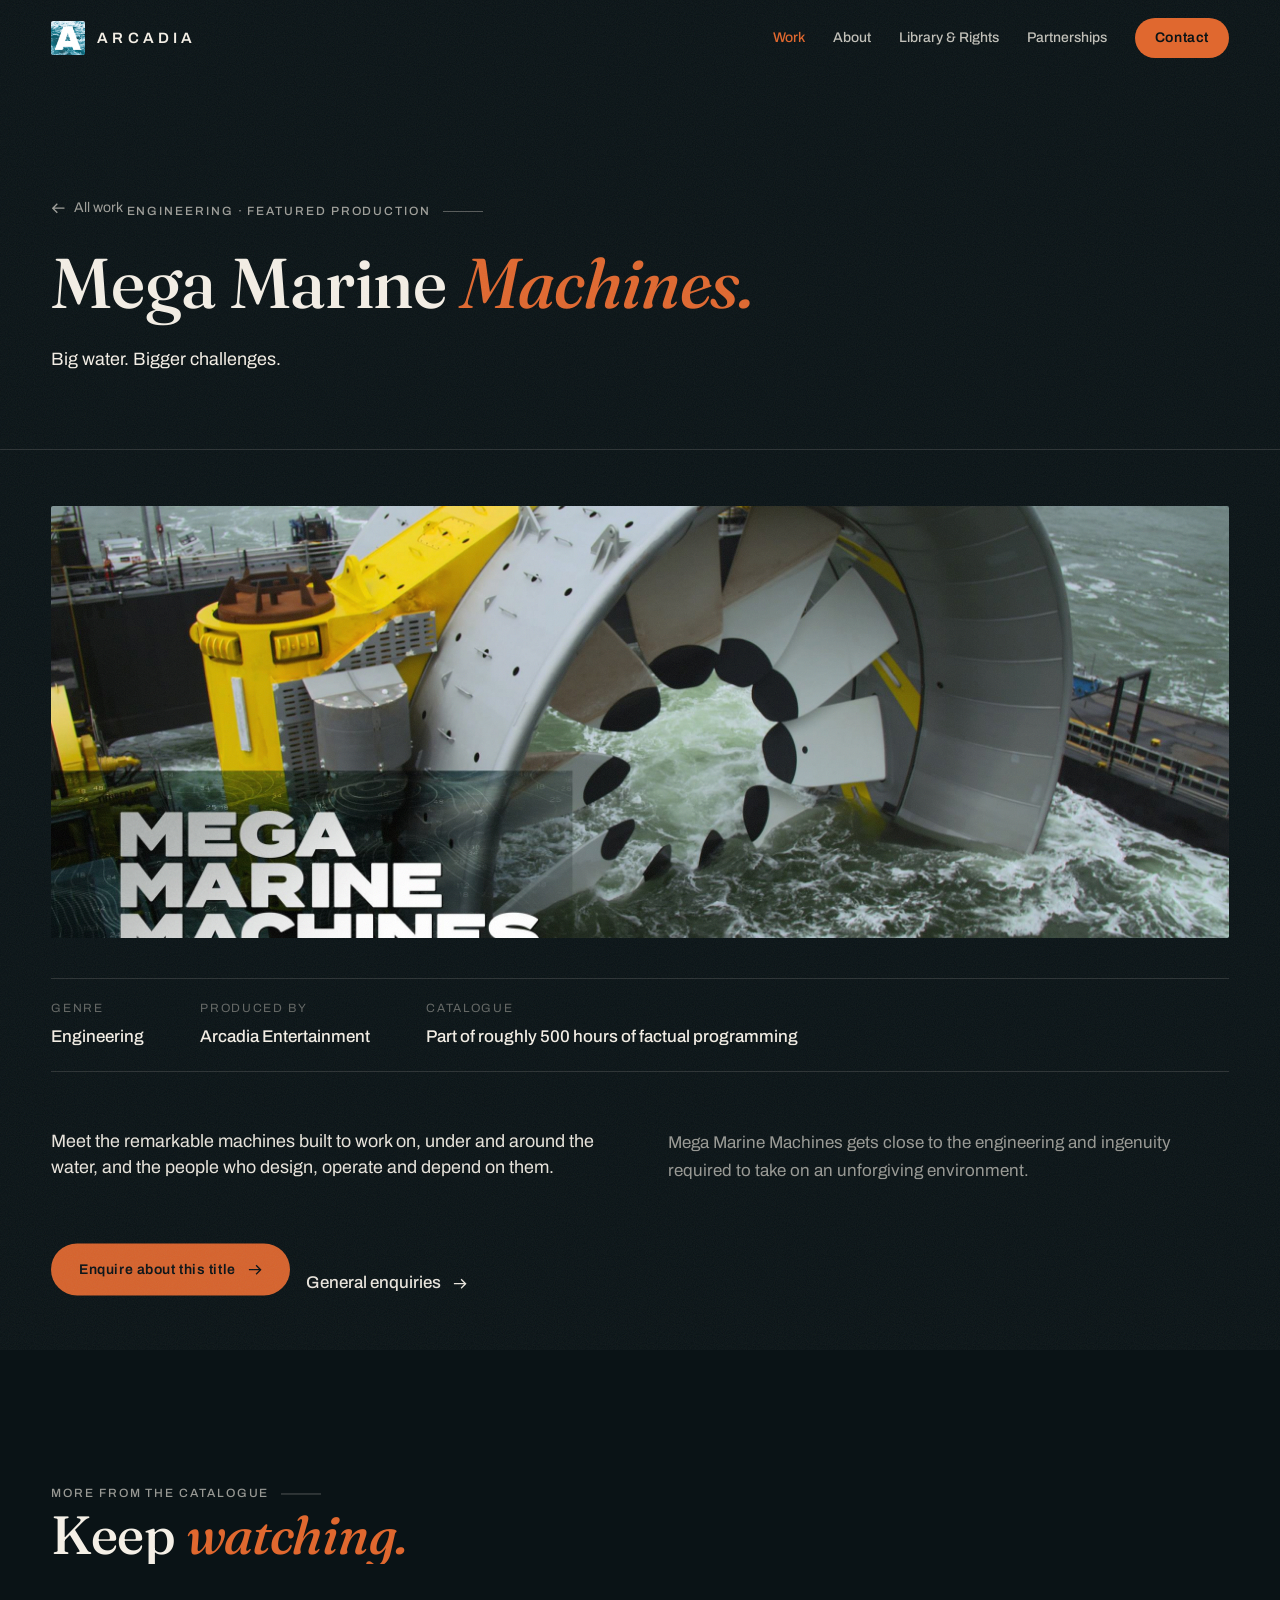
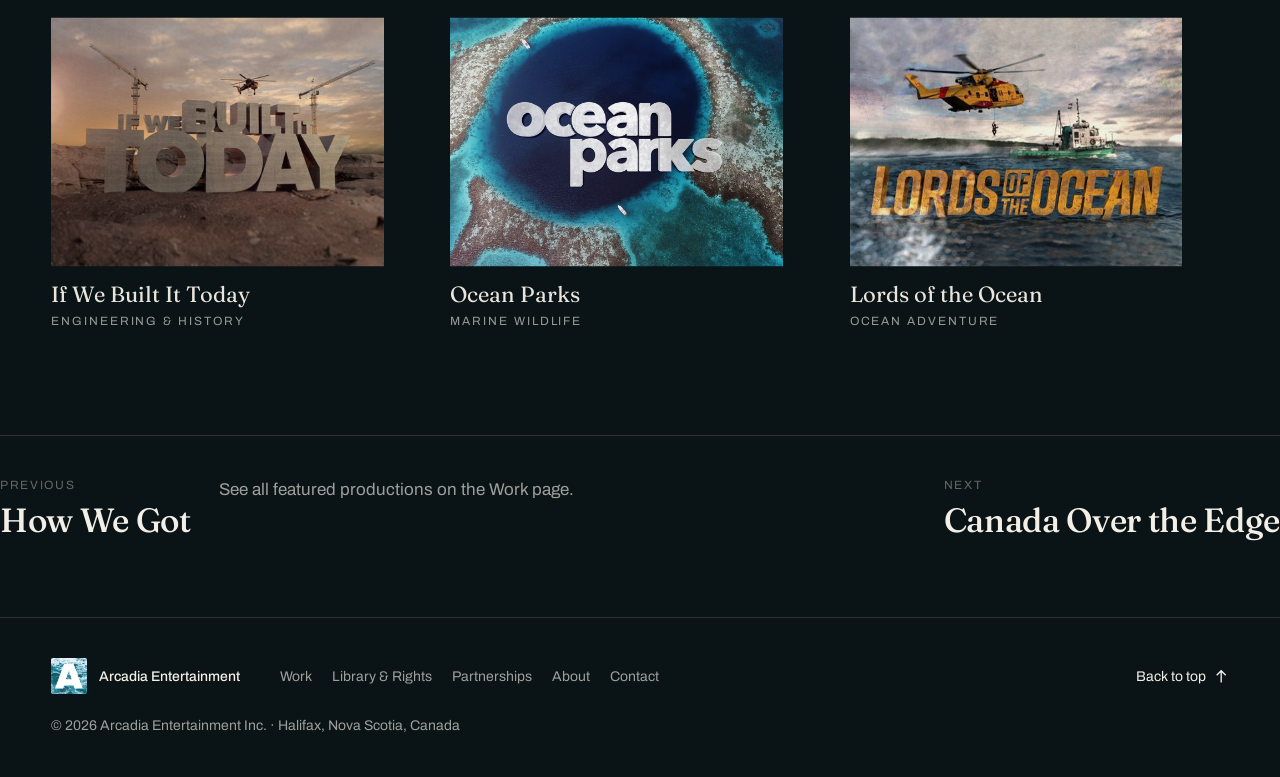
<file: alt/work/mega-marine-machines.html>
<!doctype html>
<html lang="en-CA" class="no-js">
<head>
  <meta charset="utf-8">
  <meta name="viewport" content="width=device-width, initial-scale=1">
  <title>Mega Marine Machines | Arcadia Entertainment</title>
  <meta name="description" content="Meet the remarkable machines built to work on, under and around the water, and the people who design, operate and depend on them.">
  <meta name="theme-color" content="#0a1316">
  <meta property="og:type" content="website">
  <meta property="og:title" content="Mega Marine Machines — Arcadia Entertainment">
  <meta property="og:description" content="Big water. Bigger challenges.">
  <meta property="og:image" content="../assets/img/mega-marine-machines.jpg">
  <link rel="icon" href="../assets/img/arcadia-mark.jpg">

  <script type="application/ld+json">
{
  "@context": "https://schema.org",
  "@type": "TVSeries",
  "name": "Mega Marine Machines",
  "genre": "Engineering",
  "description": "Big water. Bigger challenges. Meet the remarkable machines built to work on, under and around the water, and the people who design, operate and depend on them. Mega Marine Machines gets close to the engineering and ingenuity required to take on an unforgiving environment.",
  "productionCompany": {
    "@type": "Organization",
    "name": "Arcadia Entertainment"
  }
}
  </script>

  <script>
    (function () {
      window.ArcadiaBoot = { introKey: "arcadia:intro-seen", failsafeMs: 4000 };
      var root = document.documentElement;
      root.classList.replace("no-js", "js");
      if (window.matchMedia("(prefers-reduced-motion: reduce)").matches) return;
      root.classList.add("has-motion");
      setTimeout(function () {
        if (!window.Arcadia || !window.Arcadia.ready) root.classList.remove("has-motion");
      }, window.ArcadiaBoot.failsafeMs);
    })();
  </script>

  <link rel="preconnect" href="https://fonts.googleapis.com">
  <link rel="preconnect" href="https://fonts.gstatic.com" crossorigin>
  <link rel="stylesheet" href="https://fonts.googleapis.com/css2?family=Fraunces:ital,opsz,wght@0,9..144,400..700;1,9..144,400..700&family=Archivo:wght@400;500;600;700&display=swap">

  <link rel="stylesheet" href="../css/tokens.css">
  <link rel="stylesheet" href="../css/base.css">
  <link rel="stylesheet" href="../css/components/preloader.css">
  <link rel="stylesheet" href="../css/components/nav.css">
  <link rel="stylesheet" href="../css/components/hero.css">
  <link rel="stylesheet" href="../css/components/intro-story.css">
  <link rel="stylesheet" href="../css/components/credits.css">
  <link rel="stylesheet" href="../css/components/slate.css">
  <link rel="stylesheet" href="../css/components/archive.css">
  <link rel="stylesheet" href="../css/components/band.css">
  <link rel="stylesheet" href="../css/components/library.css">
  <link rel="stylesheet" href="../css/components/partnerships.css">
  <link rel="stylesheet" href="../css/components/next.css">
  <link rel="stylesheet" href="../css/components/people.css">
  <link rel="stylesheet" href="../css/components/contact-footer.css">
  <link rel="stylesheet" href="../css/components/video-dialog.css">
  <link rel="stylesheet" href="../css/components/cursor.css">
  <link rel="stylesheet" href="../css/motion.css">
  <link rel="stylesheet" href="../css/pages.css">
</head>

<body class="page">
  <svg width="0" height="0" class="visually-hidden" aria-hidden="true">
    <symbol id="icon-play" viewBox="0 0 16 16"><path d="M4 2.5v11l9-5.5z" fill="currentColor"/></symbol>
    <symbol id="icon-arrow" viewBox="0 0 16 16"><path d="M1 8h13M9 3l5 5-5 5" fill="none" stroke="currentColor" stroke-width="1.5"/></symbol>
    <symbol id="icon-arrow-down" viewBox="0 0 16 16"><path d="M8 1v13M3 9l5 5 5-5" fill="none" stroke="currentColor" stroke-width="1.5"/></symbol>
  </svg>

  <a class="skip-link" href="#main">Skip to content</a>
  <div class="grain" aria-hidden="true"></div>

  <header class="site-nav" data-nav>
    <div class="site-nav__inner container">
      <a class="site-nav__brand" href="../index.html" aria-label="Arcadia Entertainment, home">
        <img class="site-nav__mark" src="../assets/img/arcadia-mark.jpg" alt="" width="34" height="34">
        <span class="site-nav__wordmark">Arcadia</span>
      </a>
      <nav class="site-nav__primary" aria-label="Primary">
        <ul class="site-nav__links" role="list">
          <li><a class="link-underline" href="../work.html" aria-current="page">Work</a></li>
          <li><a class="link-underline" href="../about.html">About</a></li>
          <li><a class="link-underline" href="../library.html">Library &amp; Rights</a></li>
          <li><a class="link-underline" href="../partnerships.html">Partnerships</a></li>
        </ul>
      </nav>
      <a class="btn site-nav__cta" href="../contact.html">Contact</a>
      <button class="site-nav__toggle" type="button" aria-expanded="false" aria-controls="mobile-menu" data-menu-toggle>
        <span class="visually-hidden">Menu</span>
        <span class="site-nav__bars" aria-hidden="true"></span>
      </button>
    </div>
    <div class="scroll-progress" aria-hidden="true"><span data-scroll-progress></span></div>
  </header>

  <div class="mobile-menu" id="mobile-menu" data-menu hidden>
    <nav aria-label="Mobile">
      <ol class="mobile-menu__links" role="list">
        <li><a href="../work.html" data-menu-link>Work</a></li>
        <li><a href="../about.html" data-menu-link>About</a></li>
        <li><a href="../library.html" data-menu-link>Library &amp; Rights</a></li>
        <li><a href="../partnerships.html" data-menu-link>Partnerships</a></li>
        <li><a href="../contact.html" data-menu-link>Contact</a></li>
      </ol>
    </nav>
    <a class="mobile-menu__email" href="mailto:jwc@arcadiatv.com">jwc@arcadiatv.com</a>
  </div>

  <main id="main">
    <section class="page-hero" aria-labelledby="show-title">
      <div class="container">
        <a class="page-hero__back" href="../work.html">
          <svg class="btn__icon" aria-hidden="true"><use href="#icon-arrow"/></svg>
          All work
        </a>
        <p class="eyebrow" data-reveal="fade">Engineering &middot; Featured production</p>
        <h1 class="display heading-xl" id="show-title" data-reveal="lines">Mega Marine <em>Machines.</em></h1>
        <p class="lead page-hero__lead" data-reveal="fade">Big water. Bigger challenges.</p>
      </div>
    </section>

    <section class="show-detail">
      <div class="container">
        <figure class="page-hero__media" data-reveal="fade">
          <img src="../assets/img/mega-marine-machines.jpg" alt="A giant tidal turbine being lowered from a work barge, Mega Marine Machines title art" width="2400" height="1350" loading="lazy">
        </figure>

        <dl class="show-detail__meta">
          <div><dt>Genre</dt><dd>Engineering</dd></div>
          <div><dt>Produced by</dt><dd>Arcadia Entertainment</dd></div>
          <div><dt>Catalogue</dt><dd>Part of roughly 500 hours of factual programming</dd></div>
        </dl>

        <div class="show-detail__body">
          <p class="lead" data-reveal="fade">Meet the remarkable machines built to work on, under and around the water, and the people who design, operate and depend on them.</p>
          <div class="prose" data-reveal="fade">
            <p>Mega Marine Machines gets close to the engineering and ingenuity required to take on an unforgiving environment.</p>
          </div>
        </div>

        <div class="show-detail__cta" data-reveal="fade">
          <a class="btn" href="mailto:jwc@arcadiatv.com?subject=Mega%20Marine%20Machines%20enquiry">
            Enquire about this title
            <svg class="btn__icon" aria-hidden="true"><use href="#icon-arrow"/></svg>
          </a>
          <a class="teaser-link text-link" href="../contact.html">
            <span class="link-underline">General enquiries</span>
            <svg class="btn__icon text-link__arrow" aria-hidden="true"><use href="#icon-arrow"/></svg>
          </a>
        </div>
      </div>
    </section>

    <section class="related section" aria-labelledby="related-title">
      <div class="container">
        <p class="eyebrow" data-reveal="fade">More from the catalogue</p>
        <h2 class="display heading-lg" id="related-title" data-reveal="lines">Keep <em>watching.</em></h2>
        <ul class="catalogue__grid" role="list" data-reveal="fade">
          <li class="archive-card"><figure><div class="archive-card__frame"><img src="../assets/img/cards/if-we-built-it-today.jpg" alt="" width="500" height="375" loading="lazy"></div><figcaption><span class="archive-card__title">If We Built It Today</span><span class="archive-card__genre">Engineering &amp; history</span></figcaption></figure></li>
          <li class="archive-card"><figure><div class="archive-card__frame"><img src="../assets/img/cards/ocean-parks.jpg" alt="" width="500" height="375" loading="lazy"></div><figcaption><span class="archive-card__title">Ocean Parks</span><span class="archive-card__genre">Marine wildlife</span></figcaption></figure></li>
          <li class="archive-card"><figure><div class="archive-card__frame"><img src="../assets/img/cards/lords-of-the-ocean.jpg" alt="" width="500" height="375" loading="lazy"></div><figcaption><span class="archive-card__title">Lords of the Ocean</span><span class="archive-card__genre">Ocean adventure</span></figcaption></figure></li>
        </ul>
      </div>
    </section>
    <nav class="show-nav container" aria-label="More featured productions">
      <a class="show-nav__link show-nav__prev" href="how-we-got.html">
        <span class="show-nav__kicker">Previous</span>
        <span class="show-nav__title">How We Got</span>
      </a>
      <p class="show-nav__hint prose">See all featured productions on the <a class="link-underline" href="../work.html">Work page</a>.</p>
      <a class="show-nav__link show-nav__next" href="canada-over-the-edge.html">
        <span class="show-nav__kicker">Next</span>
        <span class="show-nav__title">Canada Over the Edge</span>
      </a>
    </nav>
  </main>

  <footer class="site-footer">
    <div class="container site-footer__inner">
      <div class="site-footer__brand">
        <img src="../assets/img/arcadia-mark.jpg" alt="" width="48" height="48" loading="lazy">
        <span>Arcadia Entertainment</span>
      </div>
      <nav aria-label="Footer">
        <ul class="site-footer__links" role="list">
          <li><a class="link-underline" href="../work.html">Work</a></li>
          <li><a class="link-underline" href="../library.html">Library &amp; Rights</a></li>
          <li><a class="link-underline" href="../partnerships.html">Partnerships</a></li>
          <li><a class="link-underline" href="../about.html">About</a></li>
          <li><a class="link-underline" href="../contact.html">Contact</a></li>
        </ul>
      </nav>
      <p class="site-footer__legal">&copy; <span data-year>2026</span> Arcadia Entertainment Inc. &middot; Halifax, Nova Scotia, Canada</p>
      <a class="site-footer__top" href="#top">Back to top <svg class="btn__icon" aria-hidden="true"><use href="#icon-arrow-down"/></svg></a>
    </div>
  </footer>

  <div class="cursor" data-cursor-follower aria-hidden="true"><span class="cursor__label" data-cursor-label></span></div>

  <script src="../js/vendor/gsap.min.js" defer></script>
  <script src="../js/vendor/ScrollTrigger.min.js" defer></script>
  <script src="../js/vendor/SplitText.min.js" defer></script>
  <script src="../js/vendor/lenis.min.js" defer></script>
  <script src="../js/config.js" defer></script>
  <script src="../js/utils/dom.js" defer></script>
  <script src="../js/core/smooth-scroll.js" defer></script>
  <script src="../js/components/preloader.js" defer></script>
  <script src="../js/components/nav.js" defer></script>
  <script src="../js/components/hero.js" defer></script>
  <script src="../js/components/reveals.js" defer></script>
  <script src="../js/components/counters.js" defer></script>
  <script src="../js/components/marquee.js" defer></script>
  <script src="../js/components/media-reveal.js" defer></script>
  <script src="../js/components/archive.js" defer></script>
  <script src="../js/components/band.js" defer></script>
  <script src="../js/components/video-dialog.js" defer></script>
  <script src="../js/components/cursor.js" defer></script>
  <script src="../js/main.js" defer></script>
</body>
</html>
</file>
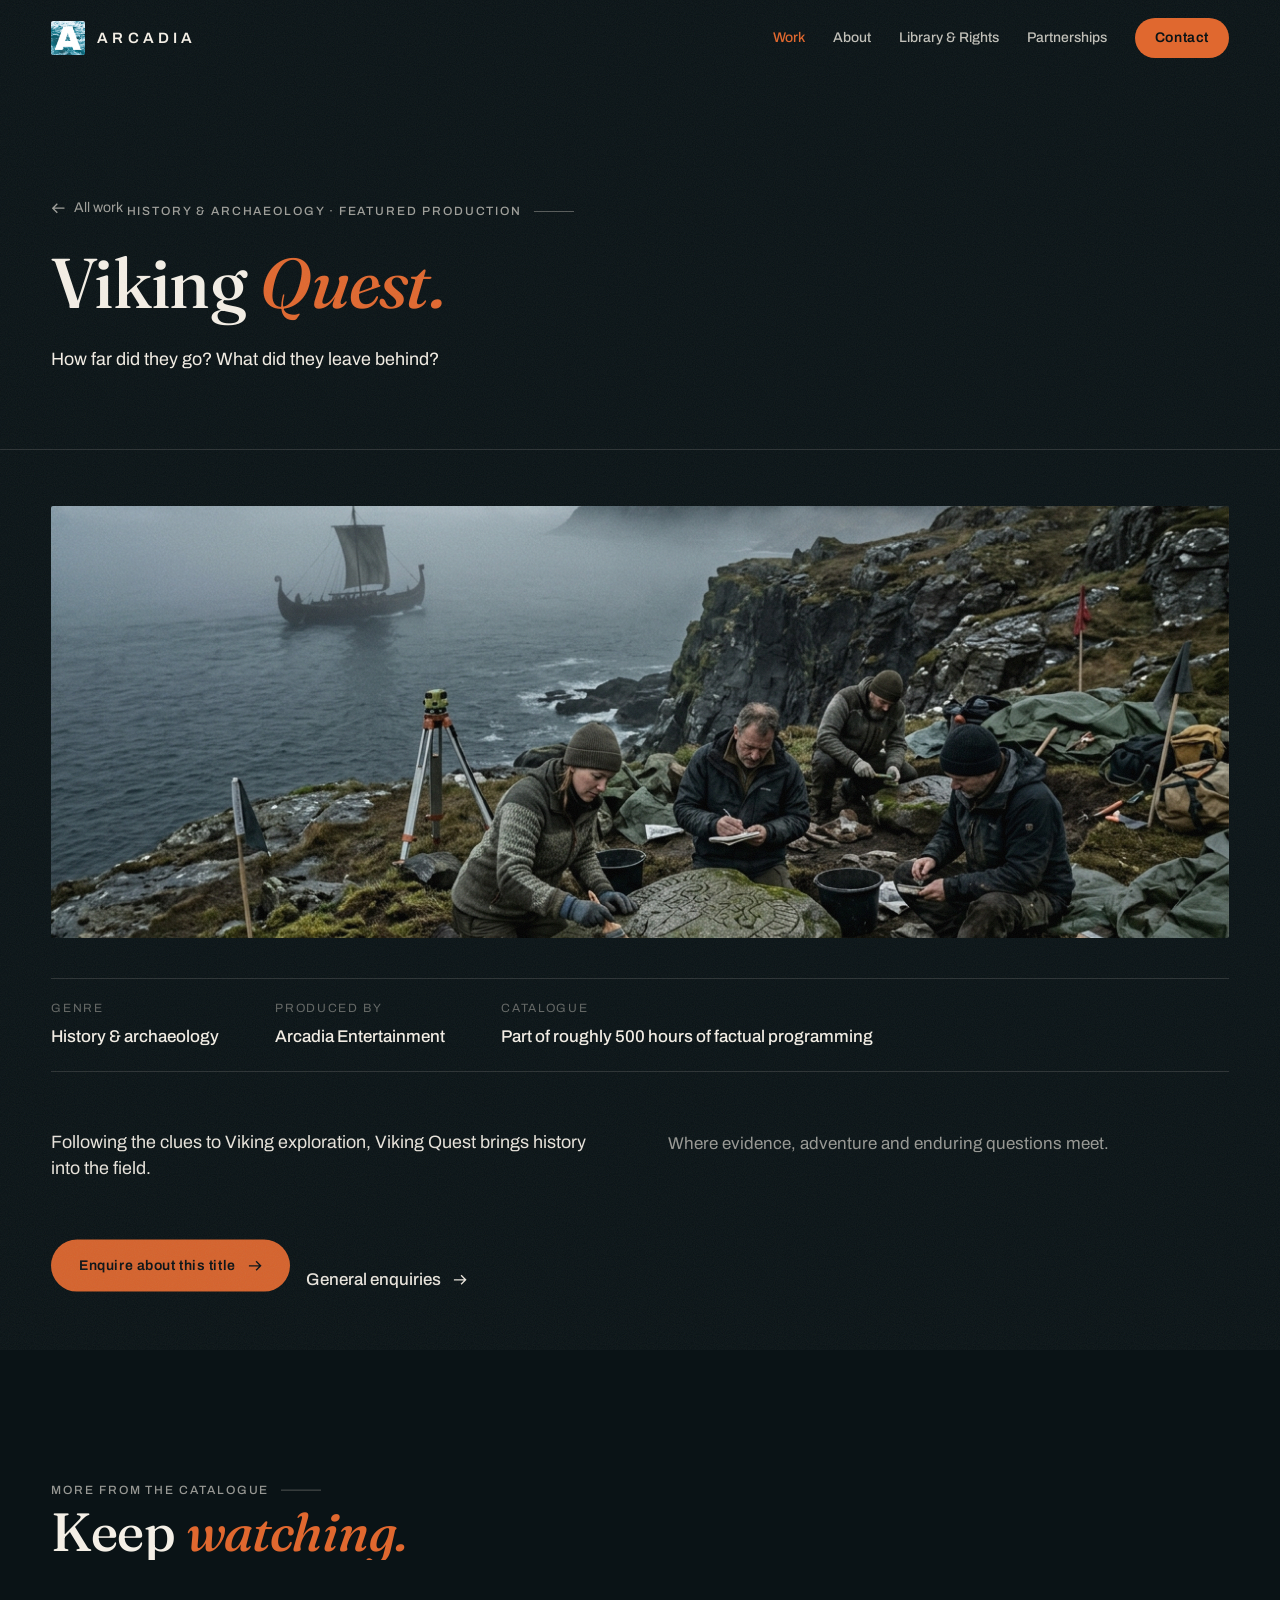
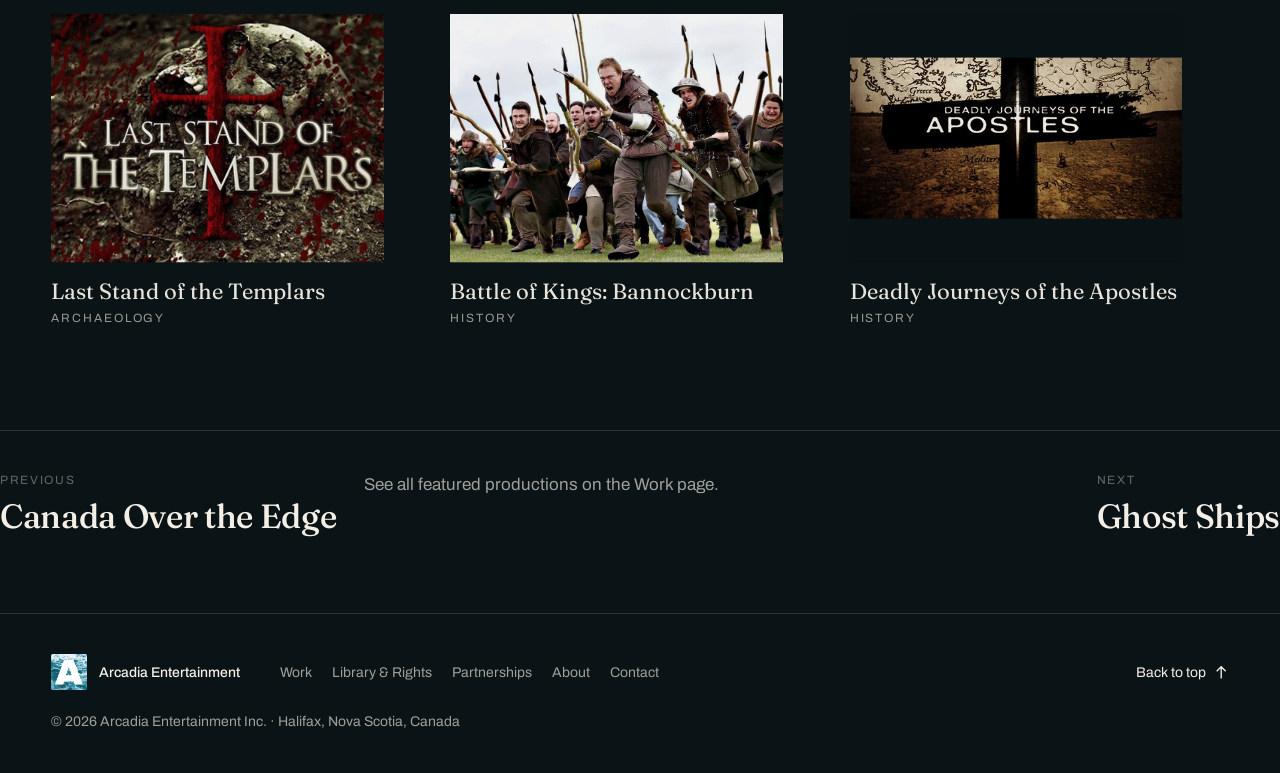
<file: alt/work/viking-quest.html>
<!doctype html>
<html lang="en-CA" class="no-js">
<head>
  <meta charset="utf-8">
  <meta name="viewport" content="width=device-width, initial-scale=1">
  <title>Viking Quest | Arcadia Entertainment</title>
  <meta name="description" content="Following the clues to Viking exploration, Viking Quest brings history into the field, where evidence, adventure and enduring questions meet.">
  <meta name="theme-color" content="#0a1316">
  <meta property="og:type" content="website">
  <meta property="og:title" content="Viking Quest — Arcadia Entertainment">
  <meta property="og:description" content="How far did they go? What did they leave behind?">
  <meta property="og:image" content="../assets/img/viking-quest.jpg">
  <link rel="icon" href="../assets/img/arcadia-mark.jpg">

  <script type="application/ld+json">
{
  "@context": "https://schema.org",
  "@type": "TVSeries",
  "name": "Viking Quest",
  "genre": "History & archaeology",
  "description": "How far did they go? What did they leave behind? Following the clues to Viking exploration, Viking Quest brings history into the field, where evidence, adventure and enduring questions meet.",
  "productionCompany": {
    "@type": "Organization",
    "name": "Arcadia Entertainment"
  }
}
  </script>

  <script>
    (function () {
      window.ArcadiaBoot = { introKey: "arcadia:intro-seen", failsafeMs: 4000 };
      var root = document.documentElement;
      root.classList.replace("no-js", "js");
      if (window.matchMedia("(prefers-reduced-motion: reduce)").matches) return;
      root.classList.add("has-motion");
      setTimeout(function () {
        if (!window.Arcadia || !window.Arcadia.ready) root.classList.remove("has-motion");
      }, window.ArcadiaBoot.failsafeMs);
    })();
  </script>

  <link rel="preconnect" href="https://fonts.googleapis.com">
  <link rel="preconnect" href="https://fonts.gstatic.com" crossorigin>
  <link rel="stylesheet" href="https://fonts.googleapis.com/css2?family=Fraunces:ital,opsz,wght@0,9..144,400..700;1,9..144,400..700&family=Archivo:wght@400;500;600;700&display=swap">

  <link rel="stylesheet" href="../css/tokens.css">
  <link rel="stylesheet" href="../css/base.css">
  <link rel="stylesheet" href="../css/components/preloader.css">
  <link rel="stylesheet" href="../css/components/nav.css">
  <link rel="stylesheet" href="../css/components/hero.css">
  <link rel="stylesheet" href="../css/components/intro-story.css">
  <link rel="stylesheet" href="../css/components/credits.css">
  <link rel="stylesheet" href="../css/components/slate.css">
  <link rel="stylesheet" href="../css/components/archive.css">
  <link rel="stylesheet" href="../css/components/band.css">
  <link rel="stylesheet" href="../css/components/library.css">
  <link rel="stylesheet" href="../css/components/partnerships.css">
  <link rel="stylesheet" href="../css/components/next.css">
  <link rel="stylesheet" href="../css/components/people.css">
  <link rel="stylesheet" href="../css/components/contact-footer.css">
  <link rel="stylesheet" href="../css/components/video-dialog.css">
  <link rel="stylesheet" href="../css/components/cursor.css">
  <link rel="stylesheet" href="../css/motion.css">
  <link rel="stylesheet" href="../css/pages.css">
</head>

<body class="page">
  <svg width="0" height="0" class="visually-hidden" aria-hidden="true">
    <symbol id="icon-play" viewBox="0 0 16 16"><path d="M4 2.5v11l9-5.5z" fill="currentColor"/></symbol>
    <symbol id="icon-arrow" viewBox="0 0 16 16"><path d="M1 8h13M9 3l5 5-5 5" fill="none" stroke="currentColor" stroke-width="1.5"/></symbol>
    <symbol id="icon-arrow-down" viewBox="0 0 16 16"><path d="M8 1v13M3 9l5 5 5-5" fill="none" stroke="currentColor" stroke-width="1.5"/></symbol>
  </svg>

  <a class="skip-link" href="#main">Skip to content</a>
  <div class="grain" aria-hidden="true"></div>

  <header class="site-nav" data-nav>
    <div class="site-nav__inner container">
      <a class="site-nav__brand" href="../index.html" aria-label="Arcadia Entertainment, home">
        <img class="site-nav__mark" src="../assets/img/arcadia-mark.jpg" alt="" width="34" height="34">
        <span class="site-nav__wordmark">Arcadia</span>
      </a>
      <nav class="site-nav__primary" aria-label="Primary">
        <ul class="site-nav__links" role="list">
          <li><a class="link-underline" href="../work.html" aria-current="page">Work</a></li>
          <li><a class="link-underline" href="../about.html">About</a></li>
          <li><a class="link-underline" href="../library.html">Library &amp; Rights</a></li>
          <li><a class="link-underline" href="../partnerships.html">Partnerships</a></li>
        </ul>
      </nav>
      <a class="btn site-nav__cta" href="../contact.html">Contact</a>
      <button class="site-nav__toggle" type="button" aria-expanded="false" aria-controls="mobile-menu" data-menu-toggle>
        <span class="visually-hidden">Menu</span>
        <span class="site-nav__bars" aria-hidden="true"></span>
      </button>
    </div>
    <div class="scroll-progress" aria-hidden="true"><span data-scroll-progress></span></div>
  </header>

  <div class="mobile-menu" id="mobile-menu" data-menu hidden>
    <nav aria-label="Mobile">
      <ol class="mobile-menu__links" role="list">
        <li><a href="../work.html" data-menu-link>Work</a></li>
        <li><a href="../about.html" data-menu-link>About</a></li>
        <li><a href="../library.html" data-menu-link>Library &amp; Rights</a></li>
        <li><a href="../partnerships.html" data-menu-link>Partnerships</a></li>
        <li><a href="../contact.html" data-menu-link>Contact</a></li>
      </ol>
    </nav>
    <a class="mobile-menu__email" href="mailto:jwc@arcadiatv.com">jwc@arcadiatv.com</a>
  </div>

  <main id="main">
    <section class="page-hero" aria-labelledby="show-title">
      <div class="container">
        <a class="page-hero__back" href="../work.html">
          <svg class="btn__icon" aria-hidden="true"><use href="#icon-arrow"/></svg>
          All work
        </a>
        <p class="eyebrow" data-reveal="fade">History &amp; archaeology &middot; Featured production</p>
        <h1 class="display heading-xl" id="show-title" data-reveal="lines">Viking <em>Quest.</em></h1>
        <p class="lead page-hero__lead" data-reveal="fade">How far did they go? What did they leave behind?</p>
      </div>
    </section>

    <section class="show-detail">
      <div class="container">
        <figure class="page-hero__media" data-reveal="fade">
          <img src="../assets/img/viking-quest.jpg" alt="Archaeologists examining runestones on cliff edge with Viking longship on the ocean, Viking Quest" width="1200" height="900" loading="lazy">
        </figure>

        <dl class="show-detail__meta">
          <div><dt>Genre</dt><dd>History &amp; archaeology</dd></div>
          <div><dt>Produced by</dt><dd>Arcadia Entertainment</dd></div>
          <div><dt>Catalogue</dt><dd>Part of roughly 500 hours of factual programming</dd></div>
        </dl>

        <div class="show-detail__body">
          <p class="lead" data-reveal="fade">Following the clues to Viking exploration, Viking Quest brings history into the field.</p>
          <div class="prose" data-reveal="fade">
            <p>Where evidence, adventure and enduring questions meet.</p>
          </div>
        </div>

        <div class="show-detail__cta" data-reveal="fade">
          <a class="btn" href="mailto:jwc@arcadiatv.com?subject=Viking%20Quest%20enquiry">
            Enquire about this title
            <svg class="btn__icon" aria-hidden="true"><use href="#icon-arrow"/></svg>
          </a>
          <a class="teaser-link text-link" href="../contact.html">
            <span class="link-underline">General enquiries</span>
            <svg class="btn__icon text-link__arrow" aria-hidden="true"><use href="#icon-arrow"/></svg>
          </a>
        </div>
      </div>
    </section>

    <section class="related section" aria-labelledby="related-title">
      <div class="container">
        <p class="eyebrow" data-reveal="fade">More from the catalogue</p>
        <h2 class="display heading-lg" id="related-title" data-reveal="lines">Keep <em>watching.</em></h2>
        <ul class="catalogue__grid" role="list" data-reveal="fade">
          <li class="archive-card"><figure><div class="archive-card__frame"><img src="../assets/img/cards/last-stand-of-the-templars.jpg" alt="" width="500" height="375" loading="lazy"></div><figcaption><span class="archive-card__title">Last Stand of the Templars</span><span class="archive-card__genre">Archaeology</span></figcaption></figure></li>
          <li class="archive-card"><figure><div class="archive-card__frame"><img src="../assets/img/cards/battle-of-kings.jpg" alt="" width="500" height="375" loading="lazy"></div><figcaption><span class="archive-card__title">Battle of Kings: Bannockburn</span><span class="archive-card__genre">History</span></figcaption></figure></li>
          <li class="archive-card archive-card--contain"><figure><div class="archive-card__frame"><img src="../assets/img/cards/deadly-journeys-of-the-apostles.jpg" alt="" width="500" height="375" loading="lazy"></div><figcaption><span class="archive-card__title">Deadly Journeys of the Apostles</span><span class="archive-card__genre">History</span></figcaption></figure></li>
        </ul>
      </div>
    </section>
    <nav class="show-nav container" aria-label="More featured productions">
      <a class="show-nav__link show-nav__prev" href="canada-over-the-edge.html">
        <span class="show-nav__kicker">Previous</span>
        <span class="show-nav__title">Canada Over the Edge</span>
      </a>
      <p class="show-nav__hint prose">See all featured productions on the <a class="link-underline" href="../work.html">Work page</a>.</p>
      <a class="show-nav__link show-nav__next" href="ghost-ships.html">
        <span class="show-nav__kicker">Next</span>
        <span class="show-nav__title">Ghost Ships</span>
      </a>
    </nav>
  </main>

  <footer class="site-footer">
    <div class="container site-footer__inner">
      <div class="site-footer__brand">
        <img src="../assets/img/arcadia-mark.jpg" alt="" width="48" height="48" loading="lazy">
        <span>Arcadia Entertainment</span>
      </div>
      <nav aria-label="Footer">
        <ul class="site-footer__links" role="list">
          <li><a class="link-underline" href="../work.html">Work</a></li>
          <li><a class="link-underline" href="../library.html">Library &amp; Rights</a></li>
          <li><a class="link-underline" href="../partnerships.html">Partnerships</a></li>
          <li><a class="link-underline" href="../about.html">About</a></li>
          <li><a class="link-underline" href="../contact.html">Contact</a></li>
        </ul>
      </nav>
      <p class="site-footer__legal">&copy; <span data-year>2026</span> Arcadia Entertainment Inc. &middot; Halifax, Nova Scotia, Canada</p>
      <a class="site-footer__top" href="#top">Back to top <svg class="btn__icon" aria-hidden="true"><use href="#icon-arrow-down"/></svg></a>
    </div>
  </footer>

  <div class="cursor" data-cursor-follower aria-hidden="true"><span class="cursor__label" data-cursor-label></span></div>

  <script src="../js/vendor/gsap.min.js" defer></script>
  <script src="../js/vendor/ScrollTrigger.min.js" defer></script>
  <script src="../js/vendor/SplitText.min.js" defer></script>
  <script src="../js/vendor/lenis.min.js" defer></script>
  <script src="../js/config.js" defer></script>
  <script src="../js/utils/dom.js" defer></script>
  <script src="../js/core/smooth-scroll.js" defer></script>
  <script src="../js/components/preloader.js" defer></script>
  <script src="../js/components/nav.js" defer></script>
  <script src="../js/components/hero.js" defer></script>
  <script src="../js/components/reveals.js" defer></script>
  <script src="../js/components/counters.js" defer></script>
  <script src="../js/components/marquee.js" defer></script>
  <script src="../js/components/media-reveal.js" defer></script>
  <script src="../js/components/archive.js" defer></script>
  <script src="../js/components/band.js" defer></script>
  <script src="../js/components/video-dialog.js" defer></script>
  <script src="../js/components/cursor.js" defer></script>
  <script src="../js/main.js" defer></script>
</body>
</html>
</file>
<file: css/tokens.css>
:root {
  /* Palette: North Atlantic ink, weathered paper, survival-suit orange */
  --ink-950: #0a1316;
  --ink-900: #0e1b1f;
  --ink-800: #142629;
  --ink-700: #1f363b;
  --ink-600: #2c474d;
  --paper-50: #f4efe6;
  --paper-100: #ebe4d6;
  --paper-200: #dcd3c1;
  --paper-400: #a99f8b;
  --teal-500: #2b7d8c;
  --teal-300: #6fb3bf;
  --orange-500: #e0682f;
  --orange-600: #c4521c;

  --color-bg: var(--ink-950);
  --color-surface: var(--ink-900);
  --color-surface-raised: var(--ink-800);
  --color-text: var(--paper-50);
  --color-text-muted: rgb(244 239 230 / 0.64);
  --color-text-faint: rgb(244 239 230 / 0.38);
  --color-line: rgb(244 239 230 / 0.14);
  --color-accent: var(--orange-500);
  --color-accent-strong: var(--orange-600);
  --color-brand: var(--teal-500);

  --light-bg: var(--paper-100);
  --light-surface: var(--paper-50);
  --light-text: var(--ink-900);
  --light-text-muted: rgb(14 27 31 / 0.68);
  --light-line: rgb(14 27 31 / 0.14);
  --light-accent: var(--orange-600);

  /* Typography */
  --font-display: "Cormorant Garamond", Garamond, "Baskerville", "Georgia", serif;
  --font-body: "Plus Jakarta Sans", -apple-system, BlinkMacSystemFont, "Segoe UI", sans-serif;

  --fs-hero: clamp(3.25rem, 8vw, 8.5rem);
  --fs-display: clamp(2.5rem, 5.5vw, 6rem);
  --fs-h2: clamp(2rem, 4.2vw, 4.25rem);
  --fs-h3: clamp(1.6rem, 2.5vw, 2.35rem);
  --fs-h4: clamp(1.25rem, 1.6vw, 1.6rem);
  --fs-statement: clamp(1.5rem, 3vw, 2.75rem);
  --fs-lead: clamp(1.1rem, 1.4vw, 1.35rem);
  --fs-body: 1.0625rem;
  --fs-small: 0.875rem;
  --fs-eyebrow: 0.75rem;

  --lh-tight: 1.02;
  --lh-snug: 1.2;
  --lh-body: 1.65;
  --tracking-eyebrow: 0.16em;

  /* Space & layout */
  --space-1: 0.25rem;
  --space-2: 0.5rem;
  --space-3: 0.75rem;
  --space-4: 1rem;
  --space-5: 1.25rem;
  --space-6: 1.75rem;
  --space-7: 2.5rem;
  --space-8: 3.5rem;
  --space-9: 4.75rem;
  --space-10: 6.5rem;
  --section-pad: clamp(3.5rem, 6vw, 6rem);
  --gutter: clamp(1.25rem, 4vw, 3.5rem);
  --container: 88rem;
  --measure: 38rem;
  --nav-height: 4.75rem;
  --radius-sm: 2px;
  --radius-pill: 999px;

  /* Motion (CSS side; JS durations live in js/config.js) */
  --ease-out: cubic-bezier(0.22, 1, 0.36, 1);
  --ease-in-out: cubic-bezier(0.65, 0, 0.35, 1);
  --dur-fast: 180ms;
  --dur-base: 420ms;
  --dur-slow: 900ms;

  --z-grain: 90;
  --z-nav: 100;
  --z-menu: 110;
  --z-dialog: 200;
  --z-cursor: 300;
  --z-preloader: 400;
}
</file>
<file: css/base.css>
*,
*::before,
*::after {
  box-sizing: border-box;
}

html {
  -webkit-text-size-adjust: 100%;
  text-size-adjust: 100%;
  scroll-behavior: smooth;
}

html.lenis,
html.lenis body {
  height: auto;
}

.lenis.lenis-smooth {
  scroll-behavior: auto !important;
}

.lenis.lenis-stopped {
  overflow: clip;
}

body {
  margin: 0;
  background: var(--color-bg);
  color: var(--color-text);
  font-family: var(--font-body);
  font-size: var(--fs-body);
  line-height: var(--lh-body);
  font-feature-settings: "ss01", "cv11";
  -webkit-font-smoothing: antialiased;
  -moz-osx-font-smoothing: grayscale;
  overflow-x: clip;
}

img,
video,
iframe {
  display: block;
  max-width: 100%;
}

img {
  height: auto;
}

h1,
h2,
h3,
h4,
p,
figure,
blockquote,
ul,
ol,
dl,
dd {
  margin: 0;
}

ul[role="list"],
ol[role="list"] {
  list-style: none;
  padding: 0;
}

a {
  color: inherit;
  text-decoration: none;
}

button {
  font: inherit;
  color: inherit;
  background: none;
  border: 0;
  padding: 0;
  cursor: pointer;
}

::selection {
  background: var(--color-accent);
  color: var(--ink-950);
}

:focus-visible {
  outline: 2px solid var(--color-accent);
  outline-offset: 4px;
  border-radius: var(--radius-sm);
}

/* Film grain over everything; purely decorative */
.grain {
  position: fixed;
  inset: -50%;
  z-index: var(--z-grain);
  pointer-events: none;
  opacity: 0.07;
  background-image: url("data:image/svg+xml;utf8,<svg xmlns='http://www.w3.org/2000/svg' width='220' height='220'><filter id='n'><feTurbulence type='fractalNoise' baseFrequency='0.9' numOctaves='3' stitchTiles='stitch'/></filter><rect width='100%' height='100%' filter='url(%23n)'/></svg>");
  animation: grain-shift 0.9s steps(6) infinite;
}

@keyframes grain-shift {
  0% { transform: translate(0, 0); }
  20% { transform: translate(-3%, 2%); }
  40% { transform: translate(2%, -3%); }
  60% { transform: translate(-2%, -1%); }
  80% { transform: translate(3%, 3%); }
  100% { transform: translate(0, 0); }
}

/* Layout primitives */
.container {
  width: 100%;
  max-width: var(--container);
  margin-inline: auto;
  padding-inline: var(--gutter);
}

.section {
  position: relative;
  padding-block: var(--section-pad);
}

.theme-light {
  background: var(--light-bg);
  color: var(--light-text);
  --color-text: var(--light-text);
  --color-text-muted: var(--light-text-muted);
  --color-line: var(--light-line);
  --color-accent: var(--light-accent);
}

.theme-light ::selection {
  color: var(--paper-50);
}

/* Typography helpers */
.eyebrow {
  display: inline-flex;
  align-items: center;
  gap: var(--space-3);
  font-size: var(--fs-eyebrow);
  font-weight: 500;
  letter-spacing: var(--tracking-eyebrow);
  text-transform: uppercase;
  color: var(--color-text-muted);
}

.eyebrow__index {
  color: var(--color-accent);
  font-variant-numeric: tabular-nums;
}

.eyebrow::after {
  content: "";
  width: 2.5rem;
  height: 1px;
  background: currentColor;
  opacity: 0.5;
}

.display {
  font-family: var(--font-display);
  font-weight: 400;
  line-height: var(--lh-tight);
  letter-spacing: -0.01em;
  text-wrap: balance;
}

.display em {
  font-style: italic;
  color: var(--color-accent);
}

.heading-xl { font-size: var(--fs-display); }
.heading-lg { font-size: var(--fs-h2); }
.heading-md { font-size: var(--fs-h3); line-height: var(--lh-snug); }
.heading-sm { font-size: var(--fs-h4); line-height: var(--lh-snug); }

.lead {
  font-size: var(--fs-lead);
  line-height: 1.45;
  color: var(--color-text);
  max-width: var(--measure);
  text-wrap: pretty;
}

.prose {
  max-width: var(--measure);
  color: var(--color-text-muted);
  text-wrap: pretty;
  overflow-wrap: break-word;
}

.prose > * + * {
  margin-top: 1.1em;
}

.prose strong {
  color: var(--color-text);
  font-weight: 500;
}

.section-head {
  display: grid;
  gap: var(--space-5);
  margin-bottom: clamp(3rem, 7vw, 6rem);
}

/* Buttons and links */
.btn {
  --btn-bg: var(--color-accent);
  --btn-fg: var(--ink-950);
  position: relative;
  display: inline-flex;
  align-items: center;
  gap: var(--space-3);
  min-height: 3.25rem;
  padding: 0 var(--space-6);
  border-radius: var(--radius-pill);
  background: var(--btn-bg);
  color: var(--btn-fg);
  font-size: var(--fs-small);
  font-weight: 600;
  letter-spacing: 0.04em;
  overflow: hidden;
  isolation: isolate;
  transition: color var(--dur-base) var(--ease-out);
}

.btn::before {
  content: "";
  position: absolute;
  inset: 0;
  z-index: -1;
  background: var(--paper-50);
  transform: translateY(101%);
  transition: transform var(--dur-base) var(--ease-out);
}

.btn:hover::before,
.btn:focus-visible::before {
  transform: translateY(0);
}

.btn--ghost {
  --btn-bg: transparent;
  --btn-fg: var(--color-text);
  box-shadow: inset 0 0 0 1px var(--color-line);
}

.btn--ghost:hover,
.btn--ghost:focus-visible {
  color: var(--ink-950);
}

.btn__icon {
  width: 0.9rem;
  height: 0.9rem;
  flex: none;
}

.link-underline {
  background-image: linear-gradient(currentColor, currentColor);
  background-size: 0% 1px;
  background-position: 0 100%;
  background-repeat: no-repeat;
  transition: background-size var(--dur-base) var(--ease-out);
}

.link-underline:hover,
.link-underline:focus-visible {
  background-size: 100% 1px;
}

.text-link {
  display: inline-flex;
  align-items: center;
  gap: var(--space-3);
  font-weight: 500;
  color: var(--color-text);
}

.text-link__arrow {
  transition: transform var(--dur-base) var(--ease-out);
}

.text-link:hover .text-link__arrow,
.text-link:focus-visible .text-link__arrow {
  transform: translateX(0.35rem);
}

/* Accessibility utilities */
.visually-hidden {
  position: absolute !important;
  width: 1px;
  height: 1px;
  padding: 0;
  margin: -1px;
  overflow: hidden;
  clip: rect(0, 0, 0, 0);
  white-space: nowrap;
  border: 0;
}

.skip-link {
  position: fixed;
  top: var(--space-4);
  left: var(--space-4);
  z-index: calc(var(--z-preloader) + 1);
  padding: var(--space-3) var(--space-5);
  background: var(--paper-50);
  color: var(--ink-950);
  border-radius: var(--radius-pill);
  transform: translateY(-200%);
  transition: transform var(--dur-fast) var(--ease-out);
}

.skip-link:focus {
  transform: translateY(0);
}

@media (prefers-reduced-motion: reduce) {
  html {
    scroll-behavior: auto;
  }

  .grain {
    animation: none;
  }

  *,
  *::before,
  *::after {
    transition-duration: 0.01ms !important;
    animation-duration: 0.01ms !important;
    animation-iteration-count: 1 !important;
  }
}
</file>
<file: simplified/css/layout.css>
:root {
  --s-section-pad: clamp(4.5rem, 9vw, 8rem);
  --s-container: 76rem;
  --s-fs-heading: clamp(2.25rem, 4.4vw, 3.75rem);
  --s-fs-hero: clamp(3rem, 7.5vw, 6.75rem);
  --s-nav-height: 4.25rem;
}

.container {
  max-width: var(--s-container);
}

html {
  scroll-padding-top: var(--s-nav-height);
}

.s-section {
  padding-block: var(--s-section-pad);
}

.s-section-head {
  display: grid;
  gap: var(--space-4);
  margin-bottom: clamp(2.5rem, 5vw, 4rem);
}

.s-heading {
  font-size: var(--s-fs-heading);
  line-height: 1.05;
}

.s-body {
  max-width: var(--measure);
  color: var(--color-text-muted);
  font-size: var(--fs-lead);
  line-height: 1.55;
  text-wrap: pretty;
}

.s-heading + .s-body {
  margin-top: var(--space-5);
}

.s-section-head .s-heading + .s-body {
  margin-top: 0;
}

.s-kicker {
  font-size: var(--fs-eyebrow);
  font-weight: 500;
  letter-spacing: var(--tracking-eyebrow);
  text-transform: uppercase;
  color: var(--color-text-muted);
  margin-bottom: var(--space-4);
}

.btn--sm {
  min-height: 2.5rem;
  padding: 0 var(--space-5);
}

.s-footer {
  border-top: 1px solid var(--color-line);
  padding-block: var(--space-7);
  font-size: var(--fs-small);
  color: var(--color-text-muted);
}

.s-footer__inner {
  display: flex;
  flex-wrap: wrap;
  align-items: center;
  justify-content: space-between;
  gap: var(--space-4);
}

.s-footer__social {
  display: flex;
  flex-wrap: wrap;
  align-items: center;
  gap: var(--space-4) var(--space-6);
}

.s-footer__social-link {
  display: inline-flex;
  align-items: center;
  gap: var(--space-2);
  color: var(--color-text-muted);
  transition: color var(--dur-fast) var(--ease-out);
}

.s-footer__social-link svg {
  width: 1rem;
  height: 1rem;
  flex-shrink: 0;
}

.s-footer__social-link:hover {
  color: var(--color-accent);
}
</file>
<file: simplified/css/nav.css>
.s-nav {
  position: fixed;
  inset: 0 0 auto;
  z-index: var(--z-nav);
  height: var(--s-nav-height);
  transition: background-color var(--dur-base) var(--ease-out), border-color var(--dur-base) var(--ease-out);
  border-bottom: 1px solid transparent;
}

.s-nav.is-scrolled {
  background: rgb(10 19 22 / 0.94);
  border-bottom-color: var(--color-line);
}

.s-nav__inner {
  height: 100%;
  display: flex;
  align-items: center;
  justify-content: space-between;
  gap: var(--space-6);
}

.s-nav__brand {
  display: inline-flex;
  align-items: center;
  gap: var(--space-3);
  font-family: var(--font-display);
  font-size: 1.5rem;
  letter-spacing: 0.02em;
}

.s-nav__brand img {
  border-radius: 50%;
}

.s-nav__links {
  display: flex;
  align-items: center;
  gap: var(--space-6);
  font-size: var(--fs-small);
  font-weight: 500;
  margin-right: auto;
  margin-left: var(--space-6);
}

.s-nav__links a:not(.btn) {
  color: var(--color-text-muted);
  transition: color var(--dur-fast) var(--ease-out);
}

.s-nav__links a:not(.btn):hover,
.s-nav__links a:not(.btn):focus-visible {
  color: var(--color-text);
}

.s-nav__actions {
  display: flex;
  align-items: center;
  gap: var(--space-5);
}

.s-nav__socials {
  display: flex;
  align-items: center;
  gap: var(--space-1);
}

.s-nav__socials--mobile {
  display: none;
}

.s-nav__social-link {
  display: inline-flex;
  align-items: center;
  justify-content: center;
  width: 2.125rem;
  height: 2.125rem;
  color: rgb(244 239 230 / 0.72);
  border-radius: var(--radius-sm);
  transition: color var(--dur-fast), transform var(--dur-fast);
}

.s-nav__social-link svg {
  width: 1.15rem;
  height: 1.15rem;
}

.s-nav__social-link:hover,
.s-nav__social-link:focus-visible {
  color: var(--color-accent);
  transform: translateY(-1px);
}

.s-nav__cta--mobile {
  display: none;
}

.s-nav__toggle {
  display: none;
  width: 2.75rem;
  height: 2.75rem;
  place-items: center;
}

.s-nav__bars,
.s-nav__bars::before,
.s-nav__bars::after {
  display: block;
  width: 1.375rem;
  height: 1.5px;
  background: currentColor;
  transition: transform var(--dur-base) var(--ease-out), opacity var(--dur-fast);
}

.s-nav__bars {
  position: relative;
}

.s-nav__bars::before,
.s-nav__bars::after {
  content: "";
  position: absolute;
  left: 0;
}

.s-nav__bars::before { top: -6px; }
.s-nav__bars::after { top: 6px; }

.s-nav__toggle[aria-expanded="true"] .s-nav__bars { background: transparent; }
.s-nav__toggle[aria-expanded="true"] .s-nav__bars::before { transform: translateY(6px) rotate(45deg); }
.s-nav__toggle[aria-expanded="true"] .s-nav__bars::after { transform: translateY(-6px) rotate(-45deg); }

@media (max-width: 60rem) {
  .s-nav__toggle {
    display: grid;
  }

  .s-nav__socials--desktop,
  .s-nav__cta--desktop {
    display: none;
  }

  .s-nav__socials--mobile,
  .s-nav__cta--mobile {
    display: flex;
  }

  .s-nav__socials--mobile {
    gap: var(--space-3);
    padding-top: var(--space-5);
  }

  .s-nav__socials--mobile .s-nav__social-link {
    width: 2.5rem;
    height: 2.5rem;
  }

  .s-nav__socials--mobile .s-nav__social-link svg {
    width: 1.35rem;
    height: 1.35rem;
  }

  .s-nav__links {
    position: fixed;
    inset: var(--s-nav-height) 0 auto;
    flex-direction: column;
    align-items: stretch;
    gap: 0;
    margin-left: 0;
    margin-right: 0;
    padding: var(--space-4) var(--gutter) var(--space-7);
    background: var(--ink-950);
    border-bottom: 1px solid var(--color-line);
    font-size: var(--fs-lead);
    opacity: 0;
    visibility: hidden;
    transform: translateY(-0.5rem);
    transition: opacity var(--dur-base) var(--ease-out), transform var(--dur-base) var(--ease-out), visibility 0s linear var(--dur-base);
  }

  .s-nav__links a:not(.btn) {
    padding-block: var(--space-4);
    border-bottom: 1px solid var(--color-line);
  }

  .s-nav__cta--mobile {
    margin-top: var(--space-5);
    justify-content: center;
  }

  .s-nav.is-open {
    background: var(--ink-950);
  }

  .s-nav.is-open .s-nav__links {
    opacity: 1;
    visibility: visible;
    transform: none;
    transition-delay: 0s;
  }
}
</file>
<file: simplified/css/hero.css>
.s-hero {
  position: relative;
  min-height: 100svh;
  display: flex;
  flex-direction: column;
  justify-content: flex-end;
  padding-top: calc(var(--s-nav-height) + clamp(2.5rem, 5vh, 4.5rem));
  padding-bottom: clamp(3rem, 7vh, 5.5rem);
  box-sizing: border-box;
  overflow: hidden;
  isolation: isolate;
}

.s-hero__image {
  position: absolute;
  inset: 0;
  z-index: -2;
  width: 100%;
  height: 100%;
  object-fit: cover;
  animation: s-hero-settle 2.4s var(--ease-out) both;
}

.s-hero__scrim {
  position: absolute;
  inset: 0;
  z-index: -1;
  background:
    linear-gradient(180deg, rgb(10 19 22 / 0.65) 0%, rgb(10 19 22 / 0) 35%),
    linear-gradient(0deg, var(--ink-950) 0%, rgb(10 19 22 / 0.75) 40%, rgb(10 19 22 / 0) 80%);
}

.s-hero__content {
  width: 100%;
  animation: s-rise 1.1s var(--ease-out) 0.2s both;
}

.s-hero__title {
  font-size: var(--s-fs-hero);
  max-width: 14ch;
}

.s-hero__sub {
  margin-top: var(--space-5);
  max-width: 34rem;
  font-size: var(--fs-lead);
  color: var(--color-text-muted);
}

.s-hero__actions {
  display: flex;
  flex-wrap: wrap;
  gap: var(--space-4);
  margin-top: var(--space-7);
}

@keyframes s-hero-settle {
  from { transform: scale(1.06); opacity: 0.4; }
  to { transform: scale(1); opacity: 1; }
}

@keyframes s-rise {
  from { transform: translateY(1.5rem); opacity: 0; }
  to { transform: none; opacity: 1; }
}
</file>
<file: simplified/css/about.css>
.s-about__grid {
  display: grid;
  gap: clamp(3rem, 6vw, 5rem);
  align-items: end;
}

@media (min-width: 60rem) {
  .s-about__grid {
    grid-template-columns: 1.3fr 1fr;
  }
}

.s-stats {
  display: grid;
  grid-template-columns: repeat(3, 1fr);
  border-top: 1px solid var(--color-line);
}

.s-stat {
  display: flex;
  flex-direction: column-reverse;
  gap: var(--space-2);
  padding-top: var(--space-5);
}

.s-stat + .s-stat {
  padding-left: var(--space-5);
  border-left: 1px solid var(--color-line);
}

.s-stat dt {
  font-size: var(--fs-small);
  color: var(--color-text-muted);
  line-height: 1.35;
}

.s-stat dd {
  font-family: var(--font-display);
  font-size: clamp(2.5rem, 4.5vw, 3.75rem);
  line-height: 1;
  color: var(--color-text);
  font-variant-numeric: tabular-nums;
}

.s-networks {
  display: flex;
  flex-wrap: wrap;
  align-items: baseline;
  gap: var(--space-3) var(--space-6);
  margin-top: clamp(3.5rem, 7vw, 5.5rem);
  padding-top: var(--space-6);
  border-top: 1px solid var(--color-line);
  font-family: var(--font-display);
  font-size: clamp(1.15rem, 1.6vw, 1.4rem);
  color: var(--color-text-muted);
}

.s-networks__label {
  font-family: var(--font-body);
  font-size: var(--fs-eyebrow);
  letter-spacing: var(--tracking-eyebrow);
  text-transform: uppercase;
  color: var(--color-text-faint);
}
</file>
<file: simplified/css/work.css>
.s-work {
  background: var(--ink-900);
}

.s-work__grid {
  display: grid;
  gap: clamp(2.5rem, 4vw, 3.5rem) clamp(1.5rem, 3vw, 2.5rem);
}

@media (min-width: 40rem) {
  .s-work__grid { grid-template-columns: repeat(2, 1fr); }
}

@media (min-width: 64rem) {
  .s-work__grid { grid-template-columns: repeat(3, 1fr); }
}

.s-show {
  min-width: 0;
}

.s-show__frame {
  aspect-ratio: 16 / 9;
  overflow: hidden;
  border-radius: var(--radius-sm);
  background: var(--ink-800);
  margin-bottom: var(--space-5);
}

.s-show__frame img {
  width: 100%;
  height: 100%;
  object-fit: cover;
  transition: transform var(--dur-slow) var(--ease-out);
}

.s-show:hover .s-show__frame img {
  transform: scale(1.04);
}

/* Key art with titles baked into edges must never lose text to crop */
.s-show__frame img[src*="mega-marine-machines"],
.s-show__frame--title-left img {
  object-position: left center !important;
  transform-origin: left center !important;
}

.s-show__frame img[src*="how-we-got"],
.s-show__frame--title-top img {
  object-position: center top !important;
  transform-origin: center top !important;
}

.s-show__genre {
  font-size: var(--fs-eyebrow);
  font-weight: 500;
  letter-spacing: var(--tracking-eyebrow);
  text-transform: uppercase;
  color: var(--color-accent);
}

.s-show__title {
  margin-top: var(--space-2);
  font-size: var(--fs-h3);
  line-height: 1.1;
  overflow-wrap: break-word;
}

.s-show__line {
  margin-top: var(--space-3);
  color: var(--color-text-muted);
  text-wrap: pretty;
}

.s-work__more {
  display: flex;
  flex-wrap: wrap;
  align-items: center;
  justify-content: space-between;
  gap: var(--space-4);
  margin-top: clamp(3.5rem, 6vw, 5rem);
  padding-top: var(--space-6);
  border-top: 1px solid var(--color-line);
  color: var(--color-text-muted);
}
</file>
<file: simplified/css/partner.css>
.s-offers {
  display: grid;
  gap: var(--space-7);
}

@media (min-width: 56rem) {
  .s-offers {
    grid-template-columns: repeat(3, 1fr);
    gap: clamp(2rem, 4vw, 3.5rem);
  }
}

.s-offer {
  padding-top: var(--space-5);
  border-top: 1px solid var(--color-line);
  color: var(--color-text-muted);
}

.s-offer__num {
  display: block;
  font-size: var(--fs-small);
  color: var(--color-accent);
  font-variant-numeric: tabular-nums;
  margin-bottom: var(--space-4);
}

.s-offer__title {
  font-size: var(--fs-h4);
  line-height: 1.2;
  color: var(--color-text);
  margin-bottom: var(--space-3);
  font-weight: 500;
}

.s-proof {
  display: grid;
  gap: var(--space-6);
  align-items: center;
  margin-top: clamp(4rem, 7vw, 6rem);
}

@media (min-width: 56rem) {
  .s-proof {
    grid-template-columns: 1.2fr 1fr;
    gap: clamp(2.5rem, 5vw, 4.5rem);
  }
}

.s-proof__video {
  position: relative;
  display: block;
  width: 100%;
  aspect-ratio: 16 / 9;
  overflow: hidden;
  border-radius: var(--radius-sm);
  background: var(--ink-900);
}

.s-proof__video img {
  width: 100%;
  height: 100%;
  object-fit: cover;
  transition: transform var(--dur-slow) var(--ease-out);
}

.s-proof__video:hover img,
.s-proof__video:focus-visible img {
  transform: scale(1.03);
}

.s-proof__play {
  position: absolute;
  inset: 0;
  margin: auto;
  width: 4.5rem;
  height: 4.5rem;
  display: grid;
  place-items: center;
  border-radius: 50%;
  background: var(--orange-500);
  color: var(--ink-950);
  transition: transform var(--dur-base) var(--ease-out);
}

.s-proof__play svg {
  width: 1.25rem;
  height: 1.25rem;
  margin-left: 0.2rem;
}

.s-proof__video:hover .s-proof__play,
.s-proof__video:focus-visible .s-proof__play {
  transform: scale(1.08);
}

.s-kicker--dark {
  color: var(--light-text-muted);
}

.s-proof__text {
  font-family: var(--font-display);
  font-size: var(--fs-h4);
  line-height: 1.3;
  text-wrap: pretty;
}

.s-proof__text strong {
  font-weight: 500;
  font-style: italic;
}
</file>
<file: simplified/css/people.css>
.s-people__grid {
  display: grid;
  gap: clamp(2.5rem, 5vw, 4.5rem);
  align-items: center;
}

@media (min-width: 52rem) {
  .s-people__grid {
    grid-template-columns: minmax(0, 0.8fr) minmax(0, 1.2fr);
  }
}

.s-people__portrait {
  aspect-ratio: 1;
  max-width: 28rem;
  overflow: hidden;
  border-radius: var(--radius-sm);
  background: var(--ink-800);
}

.s-people__portrait img {
  width: 100%;
  height: 100%;
  object-fit: cover;
  filter: grayscale(0.2);
}

/* Team grid */
.s-team {
  margin-top: clamp(4rem, 7vw, 6rem);
  padding-top: clamp(2.5rem, 5vw, 4rem);
  border-top: 1px solid var(--color-line);
}

.s-team__head {
  margin-bottom: clamp(2rem, 4vw, 3rem);
}

.s-team__title {
  font-size: var(--fs-h3);
}

.s-team__grid {
  display: grid;
  grid-template-columns: repeat(2, 1fr);
  gap: var(--space-6) var(--space-4);
}

@media (min-width: 36rem) {
  .s-team__grid {
    grid-template-columns: repeat(4, 1fr);
    gap: var(--space-6) var(--space-5);
  }
}

@media (min-width: 60rem) {
  .s-team__grid {
    grid-template-columns: repeat(7, 1fr);
    gap: var(--space-6) var(--space-5);
  }
}

.s-member {
  display: flex;
  flex-direction: column;
  gap: var(--space-3);
}

.s-member__frame {
  width: 100%;
  aspect-ratio: 1;
  overflow: hidden;
  border-radius: var(--radius-sm);
  background: var(--ink-800);
  border: 1px solid var(--color-line);
}

.s-member__frame img {
  width: 100%;
  height: 100%;
  object-fit: cover;
  filter: grayscale(0.3) contrast(1.05);
  transition: filter var(--dur-base) var(--ease-out), transform var(--dur-slow) var(--ease-out);
}

.s-member:hover .s-member__frame img {
  filter: grayscale(0) contrast(1.05);
  transform: scale(1.04);
}

.s-member__frame--monogram {
  display: grid;
  place-items: center;
  font-family: var(--font-display);
  font-size: 2.75rem;
  color: var(--color-accent);
  background:
    repeating-linear-gradient(135deg, transparent 0 12px, rgb(244 239 230 / 0.04) 12px 13px),
    var(--ink-800);
}

.s-member__name {
  font-size: var(--fs-small);
  font-weight: 500;
  color: var(--color-text);
}
</file>
<file: simplified/css/contact.css>
.s-contact {
  background: var(--ink-900);
  text-align: center;
}

.s-contact__inner {
  display: flex;
  flex-direction: column;
  align-items: center;
}

.s-contact__title {
  font-size: var(--s-fs-hero);
}

.s-contact__inner .s-body {
  margin-top: var(--space-4);
}

.s-contact__email {
  display: inline-flex;
  align-items: center;
  gap: var(--space-4);
  margin-top: var(--space-7);
  font-family: var(--font-display);
  font-size: clamp(1.6rem, 3.6vw, 2.75rem);
  color: var(--color-accent);
  overflow-wrap: anywhere;
}

.s-contact__email .btn__icon {
  width: 1.25rem;
  height: 1.25rem;
  transition: transform var(--dur-base) var(--ease-out);
}

.s-contact__email:hover .btn__icon,
.s-contact__email:focus-visible .btn__icon {
  transform: translateX(0.4rem);
}

.s-contact__place {
  margin-top: var(--space-5);
  font-size: var(--fs-small);
  color: var(--color-text-faint);
}
</file>
<file: simplified/css/video-dialog.css>
.s-dialog {
  width: min(64rem, calc(100vw - 2 * var(--gutter)));
  max-width: none;
  padding: 0;
  border: 0;
  background: var(--ink-950);
  color: var(--color-text);
  border-radius: var(--radius-sm);
}

.s-dialog::backdrop {
  background: rgb(5 10 12 / 0.88);
}

.s-dialog__bar {
  display: flex;
  align-items: center;
  justify-content: space-between;
  gap: var(--space-4);
  padding: var(--space-4) var(--space-5);
}

.s-dialog__title {
  font-size: var(--fs-small);
  font-weight: 500;
  white-space: nowrap;
  overflow: hidden;
  text-overflow: ellipsis;
}

.s-dialog__close {
  font-size: var(--fs-small);
  color: var(--color-text-muted);
  padding: var(--space-2) var(--space-3);
}

.s-dialog__close:hover {
  color: var(--color-text);
}

.s-dialog__frame {
  position: relative;
  aspect-ratio: 16 / 9;
  background: #000;
}

.s-dialog__frame iframe {
  position: absolute;
  inset: 0;
  width: 100%;
  height: 100%;
  border: 0;
}

.s-dialog__state {
  position: absolute;
  inset: 0;
  display: flex;
  flex-direction: column;
  align-items: center;
  justify-content: center;
  gap: var(--space-4);
  color: var(--color-text-muted);
  font-size: var(--fs-small);
  text-align: center;
  padding: var(--space-5);
}

.s-dialog__state[hidden] {
  display: none;
}

.s-spinner {
  width: 1.75rem;
  height: 1.75rem;
  border: 2px solid var(--color-line);
  border-top-color: var(--color-accent);
  border-radius: 50%;
  animation: s-spin 0.8s linear infinite;
}

@keyframes s-spin {
  to { transform: rotate(360deg); }
}
</file>
<file: simplified/css/reveal.css>
.js [data-reveal] {
  opacity: 0;
  transform: translateY(1.25rem);
  transition: opacity var(--dur-slow) var(--ease-out), transform var(--dur-slow) var(--ease-out);
  transition-delay: var(--reveal-delay, 0ms);
}

.js [data-reveal].is-visible {
  opacity: 1;
  transform: none;
}

@media (prefers-reduced-motion: reduce) {
  .js [data-reveal] {
    opacity: 1;
    transform: none;
  }

  .s-hero__image,
  .s-hero__content {
    animation: none;
  }
}
</file>
<file: css/components/nav.css>
.site-nav {
  position: fixed;
  inset: 0 0 auto;
  z-index: var(--z-nav);
  height: var(--nav-height);
  color: var(--paper-50);
  transition:
    transform var(--dur-base) var(--ease-out),
    background-color var(--dur-base) var(--ease-out);
}

.site-nav.is-scrolled {
  background: rgb(10 19 22 / 0.86);
  backdrop-filter: saturate(140%) blur(10px);
  -webkit-backdrop-filter: saturate(140%) blur(10px);
}

.site-nav.is-hidden {
  transform: translateY(-100%);
}

.site-nav__inner {
  display: flex;
  align-items: center;
  gap: var(--space-6);
  height: 100%;
}

.site-nav__brand {
  display: inline-flex;
  align-items: center;
  gap: var(--space-3);
  margin-right: auto;
}

.site-nav__mark {
  width: 34px;
  height: 34px;
  border-radius: var(--radius-sm);
  object-fit: cover;
}

.site-nav__wordmark {
  font-size: 0.9375rem;
  font-weight: 600;
  letter-spacing: 0.28em;
  text-transform: uppercase;
}

.site-nav__links {
  display: flex;
  gap: var(--space-6);
  font-size: var(--fs-small);
  font-weight: 500;
}

.site-nav__links a {
  padding-block: var(--space-2);
  color: rgb(244 239 230 / 0.78);
  transition: color var(--dur-fast);
}

.site-nav__links a:hover,
.site-nav__links a:focus-visible {
  color: var(--paper-50);
}

.site-nav__socials {
  display: flex;
  align-items: center;
  gap: var(--space-3);
  margin-left: auto;
}

.site-nav__social-link {
  display: inline-flex;
  align-items: center;
  justify-content: center;
  width: 2.125rem;
  height: 2.125rem;
  color: rgb(244 239 230 / 0.72);
  border-radius: var(--radius-sm);
  transition: color var(--dur-fast), transform var(--dur-fast);
}

.site-nav__social-link:hover {
  color: var(--orange-500);
  transform: translateY(-1px);
}

.site-nav__social-link svg {
  width: 1.15rem;
  height: 1.15rem;
}

.site-nav__industry {
  display: inline-flex;
  align-items: center;
  gap: var(--space-2);
  padding: 0.35rem 0.85rem;
  font-size: 0.6875rem;
  font-weight: 600;
  letter-spacing: 0.08em;
  text-transform: uppercase;
  color: var(--paper-50);
  background: rgb(228 107 43 / 0.14);
  border: 1px solid rgb(228 107 43 / 0.35);
  border-radius: 9999px;
  transition: all var(--dur-fast);
}

.site-nav__industry:hover {
  background: var(--orange-500);
  color: var(--ink-950);
  border-color: var(--orange-500);
}

.site-nav__cta {
  min-height: 2.5rem;
  padding-inline: var(--space-5);
}

.site-nav__toggle {
  display: none;
  width: 2.75rem;
  height: 2.75rem;
  place-items: center;
}

.site-nav__bars,
.site-nav__bars::before,
.site-nav__bars::after {
  display: block;
  width: 1.5rem;
  height: 1.5px;
  background: currentColor;
  transition: transform var(--dur-base) var(--ease-out), opacity var(--dur-fast);
}

.site-nav__bars {
  position: relative;
}

.site-nav__bars::before,
.site-nav__bars::after {
  content: "";
  position: absolute;
  left: 0;
}

.site-nav__bars::before { top: -7px; }
.site-nav__bars::after { top: 7px; }

.site-nav__toggle[aria-expanded="true"] .site-nav__bars { background: transparent; }
.site-nav__toggle[aria-expanded="true"] .site-nav__bars::before { transform: translateY(7px) rotate(45deg); }
.site-nav__toggle[aria-expanded="true"] .site-nav__bars::after { transform: translateY(-7px) rotate(-45deg); }

.scroll-progress {
  position: absolute;
  inset: auto 0 0;
  height: 1px;
  background: transparent;
}

.scroll-progress span {
  display: block;
  height: 100%;
  background: var(--orange-500);
  transform-origin: left;
  transform: scaleX(0);
}

.mobile-menu {
  position: fixed;
  inset: 0;
  z-index: var(--z-menu);
  display: flex;
  flex-direction: column;
  justify-content: space-between;
  padding: calc(var(--nav-height) + var(--space-7)) var(--gutter) var(--space-7);
  background: var(--ink-950);
}

.mobile-menu[hidden] {
  display: none;
}

.mobile-menu__links {
  display: grid;
  gap: var(--space-2);
  counter-reset: menu;
}

.mobile-menu__links a {
  display: flex;
  align-items: baseline;
  gap: var(--space-4);
  font-family: var(--font-display);
  font-size: clamp(2.5rem, 11vw, 4.5rem);
  line-height: 1.05;
}

.mobile-menu__links a::before {
  counter-increment: menu;
  content: "0" counter(menu);
  font-family: var(--font-body);
  font-size: var(--fs-eyebrow);
  color: var(--orange-500);
}

.mobile-menu__email {
  color: var(--color-text-muted);
}

body.menu-open .site-nav {
  z-index: calc(var(--z-menu) + 1);
  background: transparent;
  backdrop-filter: none;
}

@media (max-width: 960px) {
  .site-nav__primary,
  .site-nav__cta {
    display: none;
  }

  .site-nav__toggle {
    display: grid;
  }
}
</file>
<file: css/components/contact-footer.css>
.contact {
  overflow: hidden;
}

.contact__title {
  margin-block: var(--space-5) clamp(3rem, 6vw, 5rem);
  font-size: var(--fs-hero);
  line-height: 0.9;
  letter-spacing: -0.025em;
}

.contact__grid {
  display: grid;
  grid-template-columns: minmax(0, 1fr) minmax(0, 1fr);
  gap: clamp(2rem, 6vw, 6rem);
  align-items: start;
}

.contact__invite {
  margin-top: var(--space-5);
  font-family: var(--font-display);
  font-style: italic;
  font-size: var(--fs-h4);
  color: var(--color-accent);
}

.contact__card {
  display: grid;
  gap: var(--space-3);
  padding-top: var(--space-5);
  border-top: 1px solid var(--color-line);
  font-style: normal;
}

.contact__purpose {
  font-size: var(--fs-small);
  color: var(--color-text-muted);
}

.contact__name {
  font-weight: 500;
}

.contact__email {
  display: inline-flex;
  align-items: center;
  gap: var(--space-4);
  justify-self: start;
  font-family: var(--font-display);
  font-size: clamp(1.75rem, 3.6vw, 3.25rem);
  line-height: 1.1;
  overflow-wrap: anywhere;
}

.contact__email .btn__icon {
  width: 0.6em;
  height: 0.6em;
  color: var(--color-accent);
  transition: transform var(--dur-base) var(--ease-out);
}

.contact__email:hover .btn__icon {
  transform: translateX(0.25em);
}

.contact__place {
  margin-top: var(--space-4);
  color: var(--color-text-muted);
}

.contact__socials-wrap {
  margin-top: var(--space-4);
  padding-top: var(--space-4);
  border-top: 1px dashed var(--color-line);
}

.contact__socials-label {
  display: block;
  font-size: var(--fs-small);
  color: var(--color-text-muted);
  margin-bottom: var(--space-2);
}

.contact__socials {
  display: flex;
  flex-wrap: wrap;
  align-items: center;
  gap: var(--space-2);
}

.contact__social-link {
  display: inline-flex;
  align-items: center;
  gap: var(--space-2);
  padding: 0.4rem 0.75rem;
  border: 1px solid var(--color-line);
  border-radius: var(--radius-sm);
  font-size: var(--fs-small);
  color: var(--color-text);
  transition: border-color var(--dur-fast), color var(--dur-fast), background var(--dur-fast);
}

.contact__social-link:hover {
  border-color: var(--color-accent);
  color: var(--color-accent);
  background: rgb(244 239 230 / 0.04);
}

.contact__social-link svg {
  width: 1rem;
  height: 1rem;
}

.site-footer {
  padding-block: var(--space-7);
  border-top: 1px solid var(--color-line);
  font-size: var(--fs-small);
  color: var(--color-text-muted);
}

.site-footer__inner {
  display: grid;
  grid-template-columns: auto 1fr auto;
  align-items: center;
  gap: var(--space-5) var(--space-7);
}

.site-footer__brand {
  display: inline-flex;
  align-items: center;
  gap: var(--space-3);
  color: var(--color-text);
  font-weight: 500;
}

.site-footer__brand img {
  width: 2.25rem;
  height: 2.25rem;
  border-radius: var(--radius-sm);
}

.site-footer__links {
  display: flex;
  flex-wrap: wrap;
  gap: var(--space-5);
}

.site-footer__legal {
  grid-column: 1 / 3;
}

.site-footer__top {
  display: inline-flex;
  align-items: center;
  gap: var(--space-2);
  grid-column: 3;
  grid-row: 1;
  color: var(--color-text);
}

.site-footer__top .btn__icon {
  transform: rotate(180deg);
}

@media (max-width: 860px) {
  .contact__grid,
  .site-footer__inner {
    grid-template-columns: 1fr;
  }

  .site-footer__legal,
  .site-footer__top {
    grid-column: 1;
    grid-row: auto;
  }
}
</file>
<file: css/industry.css>
/* Industry Portal Styles */
.industry-hero {
  position: relative;
  padding-top: calc(var(--nav-height) + var(--space-8));
  padding-bottom: var(--space-8);
  border-bottom: 1px solid var(--color-line);
  background:
    radial-gradient(70% 50% at 80% 0%, rgb(228 107 43 / 0.15), transparent 70%),
    radial-gradient(60% 50% at 20% 100%, rgb(43 125 140 / 0.18), transparent 70%),
    var(--ink-950);
}

.industry-hero__head {
  display: grid;
  gap: var(--space-4);
  max-width: 68ch;
}

.industry-hero__badge {
  display: inline-flex;
  align-items: center;
  gap: var(--space-2);
  width: fit-content;
  padding: 0.3rem 0.85rem;
  font-size: 0.6875rem;
  font-weight: 600;
  letter-spacing: 0.14em;
  text-transform: uppercase;
  color: var(--orange-500);
  background: rgb(228 107 43 / 0.12);
  border: 1px solid rgb(228 107 43 / 0.35);
  border-radius: 9999px;
}

.industry-notice {
  display: flex;
  flex-wrap: wrap;
  align-items: center;
  justify-content: space-between;
  gap: var(--space-4);
  margin-top: var(--space-7);
  padding: var(--space-5) var(--space-6);
  background: rgb(15 28 32 / 0.8);
  border: 1px solid rgb(244 239 230 / 0.12);
  border-left: 3px solid var(--orange-500);
  border-radius: var(--radius-sm);
}

.industry-notice__text {
  font-size: var(--fs-small);
  color: var(--paper-100);
  max-width: 65ch;
}

.dev-slate {
  display: grid;
  gap: var(--space-7);
  margin-block: var(--space-8);
}

.dev-card {
  display: grid;
  grid-template-columns: repeat(12, minmax(0, 1fr));
  gap: var(--gutter);
  padding: clamp(1.75rem, 3.5vw, 3rem);
  background: var(--ink-900);
  border: 1px solid var(--color-line);
  border-radius: var(--radius-sm);
  transition: border-color var(--dur-base);
}

.dev-card:hover {
  border-color: rgb(228 107 43 / 0.4);
}

.dev-card__main {
  grid-column: 1 / span 8;
  display: grid;
  gap: var(--space-3);
}

.dev-card__meta {
  display: flex;
  flex-wrap: wrap;
  align-items: center;
  gap: var(--space-3);
  font-size: var(--fs-eyebrow);
  letter-spacing: var(--tracking-eyebrow);
  text-transform: uppercase;
  color: var(--color-text-muted);
}

.dev-card__genre {
  color: var(--orange-500);
  font-weight: 600;
}

.dev-card__title {
  font-size: clamp(1.75rem, 3vw, 2.5rem);
  color: var(--paper-50);
}

.dev-card__logline {
  font-size: clamp(1.05rem, 1.4vw, 1.25rem);
  line-height: 1.4;
  color: var(--paper-100);
}

.dev-card__details {
  grid-column: 9 / span 4;
  display: flex;
  flex-direction: column;
  justify-content: space-between;
  gap: var(--space-4);
  padding-left: clamp(1rem, 2vw, 2rem);
  border-left: 1px solid var(--color-line);
}

.dev-card__specs {
  display: grid;
  gap: var(--space-2);
  font-size: var(--fs-small);
  color: var(--color-text-muted);
}

.dev-card__specs dt {
  font-size: var(--fs-eyebrow);
  text-transform: uppercase;
  letter-spacing: var(--tracking-eyebrow);
  color: var(--paper-200);
}

.dev-card__specs dd {
  margin-bottom: var(--space-2);
  color: var(--paper-50);
}

.co-prod-panel {
  display: grid;
  grid-template-columns: repeat(3, minmax(0, 1fr));
  gap: var(--space-5);
  margin-block: var(--space-8);
}

.co-prod-box {
  padding: var(--space-6);
  background: rgb(15 28 32 / 0.6);
  border: 1px solid var(--color-line);
  border-radius: var(--radius-sm);
}

.co-prod-box__num {
  font-family: var(--font-display);
  font-size: 3rem;
  line-height: 1;
  color: var(--orange-500);
  margin-bottom: var(--space-2);
}

.co-prod-box__title {
  font-size: 1.15rem;
  font-weight: 600;
  color: var(--paper-50);
  margin-bottom: var(--space-2);
}

.co-prod-box__desc {
  font-size: var(--fs-small);
  line-height: 1.5;
  color: var(--color-text-muted);
}

@media (max-width: 900px) {
  .dev-card {
    grid-template-columns: 1fr;
  }
  .dev-card__main,
  .dev-card__details {
    grid-column: 1 / -1;
  }
  .dev-card__details {
    padding-left: 0;
    border-left: 0;
    border-top: 1px solid var(--color-line);
    padding-top: var(--space-4);
  }
  .co-prod-panel {
    grid-template-columns: 1fr;
  }
}
</file>
<file: alt/css/tokens.css>
:root {
  /* Palette: North Atlantic ink, weathered paper, survival-suit orange */
  --ink-950: #0a1316;
  --ink-900: #0e1b1f;
  --ink-800: #142629;
  --ink-700: #1f363b;
  --ink-600: #2c474d;
  --paper-50: #f4efe6;
  --paper-100: #ebe4d6;
  --paper-200: #dcd3c1;
  --paper-400: #a99f8b;
  --teal-500: #2b7d8c;
  --teal-300: #6fb3bf;
  --orange-500: #e0682f;
  --orange-600: #c4521c;

  --color-bg: var(--ink-950);
  --color-surface: var(--ink-900);
  --color-surface-raised: var(--ink-800);
  --color-text: var(--paper-50);
  --color-text-muted: rgb(244 239 230 / 0.64);
  --color-text-faint: rgb(244 239 230 / 0.38);
  --color-line: rgb(244 239 230 / 0.14);
  --color-accent: var(--orange-500);
  --color-accent-strong: var(--orange-600);
  --color-brand: var(--teal-500);

  --light-bg: var(--paper-100);
  --light-surface: var(--paper-50);
  --light-text: var(--ink-900);
  --light-text-muted: rgb(14 27 31 / 0.68);
  --light-line: rgb(14 27 31 / 0.14);
  --light-accent: var(--orange-600);

  /* Typography */
  --font-display: "Cormorant Garamond", Garamond, "Baskerville", "Georgia", serif;
  --font-body: "Plus Jakarta Sans", -apple-system, BlinkMacSystemFont, "Segoe UI", sans-serif;

  --fs-hero: clamp(3.25rem, 8vw, 8.5rem);
  --fs-display: clamp(2.5rem, 5.5vw, 6rem);
  --fs-h2: clamp(2rem, 4.2vw, 4.25rem);
  --fs-h3: clamp(1.6rem, 2.5vw, 2.35rem);
  --fs-h4: clamp(1.25rem, 1.6vw, 1.6rem);
  --fs-statement: clamp(1.5rem, 3vw, 2.75rem);
  --fs-lead: clamp(1.1rem, 1.4vw, 1.35rem);
  --fs-body: 1.0625rem;
  --fs-small: 0.875rem;
  --fs-eyebrow: 0.75rem;

  --lh-tight: 1.02;
  --lh-snug: 1.2;
  --lh-body: 1.65;
  --tracking-eyebrow: 0.16em;

  /* Space & layout */
  --space-1: 0.25rem;
  --space-2: 0.5rem;
  --space-3: 0.75rem;
  --space-4: 1rem;
  --space-5: 1.25rem;
  --space-6: 1.75rem;
  --space-7: 2.5rem;
  --space-8: 3.5rem;
  --space-9: 4.75rem;
  --space-10: 6.5rem;
  --section-pad: clamp(3.5rem, 6vw, 6rem);
  --gutter: clamp(1.25rem, 4vw, 3.5rem);
  --container: 88rem;
  --measure: 38rem;
  --nav-height: 4.75rem;
  --radius-sm: 2px;
  --radius-pill: 999px;

  /* Motion (CSS side; JS durations live in js/config.js) */
  --ease-out: cubic-bezier(0.22, 1, 0.36, 1);
  --ease-in-out: cubic-bezier(0.65, 0, 0.35, 1);
  --dur-fast: 180ms;
  --dur-base: 420ms;
  --dur-slow: 900ms;

  --z-grain: 90;
  --z-nav: 100;
  --z-menu: 110;
  --z-dialog: 200;
  --z-cursor: 300;
  --z-preloader: 400;
}
</file>
<file: alt/css/base.css>
*,
*::before,
*::after {
  box-sizing: border-box;
}

html {
  -webkit-text-size-adjust: 100%;
  text-size-adjust: 100%;
  scroll-behavior: smooth;
}

html.lenis,
html.lenis body {
  height: auto;
}

.lenis.lenis-smooth {
  scroll-behavior: auto !important;
}

.lenis.lenis-stopped {
  overflow: clip;
}

body {
  margin: 0;
  background: var(--color-bg);
  color: var(--color-text);
  font-family: var(--font-body);
  font-size: var(--fs-body);
  line-height: var(--lh-body);
  font-feature-settings: "ss01", "cv11";
  -webkit-font-smoothing: antialiased;
  -moz-osx-font-smoothing: grayscale;
  overflow-x: clip;
}

img,
video,
iframe {
  display: block;
  max-width: 100%;
}

img {
  height: auto;
}

h1,
h2,
h3,
h4,
p,
figure,
blockquote,
ul,
ol,
dl,
dd {
  margin: 0;
}

ul[role="list"],
ol[role="list"] {
  list-style: none;
  padding: 0;
}

a {
  color: inherit;
  text-decoration: none;
}

button {
  font: inherit;
  color: inherit;
  background: none;
  border: 0;
  padding: 0;
  cursor: pointer;
}

::selection {
  background: var(--color-accent);
  color: var(--ink-950);
}

:focus-visible {
  outline: 2px solid var(--color-accent);
  outline-offset: 4px;
  border-radius: var(--radius-sm);
}

/* Film grain over everything; purely decorative */
.grain {
  position: fixed;
  inset: -50%;
  z-index: var(--z-grain);
  pointer-events: none;
  opacity: 0.07;
  background-image: url("data:image/svg+xml;utf8,<svg xmlns='http://www.w3.org/2000/svg' width='220' height='220'><filter id='n'><feTurbulence type='fractalNoise' baseFrequency='0.9' numOctaves='3' stitchTiles='stitch'/></filter><rect width='100%' height='100%' filter='url(%23n)'/></svg>");
  animation: grain-shift 0.9s steps(6) infinite;
}

@keyframes grain-shift {
  0% { transform: translate(0, 0); }
  20% { transform: translate(-3%, 2%); }
  40% { transform: translate(2%, -3%); }
  60% { transform: translate(-2%, -1%); }
  80% { transform: translate(3%, 3%); }
  100% { transform: translate(0, 0); }
}

/* Layout primitives */
.container {
  width: 100%;
  max-width: var(--container);
  margin-inline: auto;
  padding-inline: var(--gutter);
}

.section {
  position: relative;
  padding-block: var(--section-pad);
}

.theme-light {
  background: var(--light-bg);
  color: var(--light-text);
  --color-text: var(--light-text);
  --color-text-muted: var(--light-text-muted);
  --color-line: var(--light-line);
  --color-accent: var(--light-accent);
}

.theme-light ::selection {
  color: var(--paper-50);
}

/* Typography helpers */
.eyebrow {
  display: inline-flex;
  align-items: center;
  gap: var(--space-3);
  font-size: var(--fs-eyebrow);
  font-weight: 500;
  letter-spacing: var(--tracking-eyebrow);
  text-transform: uppercase;
  color: var(--color-text-muted);
}

.eyebrow__index {
  color: var(--color-accent);
  font-variant-numeric: tabular-nums;
}

.eyebrow::after {
  content: "";
  width: 2.5rem;
  height: 1px;
  background: currentColor;
  opacity: 0.5;
}

.display {
  font-family: var(--font-display);
  font-weight: 400;
  line-height: var(--lh-tight);
  letter-spacing: -0.01em;
  text-wrap: balance;
}

.display em {
  font-style: italic;
  color: var(--color-accent);
}

.heading-xl { font-size: var(--fs-display); }
.heading-lg { font-size: var(--fs-h2); }
.heading-md { font-size: var(--fs-h3); line-height: var(--lh-snug); }
.heading-sm { font-size: var(--fs-h4); line-height: var(--lh-snug); }

.lead {
  font-size: var(--fs-lead);
  line-height: 1.45;
  color: var(--color-text);
  max-width: var(--measure);
  text-wrap: pretty;
}

.prose {
  max-width: var(--measure);
  color: var(--color-text-muted);
  text-wrap: pretty;
  overflow-wrap: break-word;
}

.prose > * + * {
  margin-top: 1.1em;
}

.prose strong {
  color: var(--color-text);
  font-weight: 500;
}

.section-head {
  display: grid;
  gap: var(--space-5);
  margin-bottom: clamp(3rem, 7vw, 6rem);
}

/* Buttons and links */
.btn {
  --btn-bg: var(--color-accent);
  --btn-fg: var(--ink-950);
  position: relative;
  display: inline-flex;
  align-items: center;
  gap: var(--space-3);
  min-height: 3.25rem;
  padding: 0 var(--space-6);
  border-radius: var(--radius-pill);
  background: var(--btn-bg);
  color: var(--btn-fg);
  font-size: var(--fs-small);
  font-weight: 600;
  letter-spacing: 0.04em;
  overflow: hidden;
  isolation: isolate;
  transition: color var(--dur-base) var(--ease-out);
}

.btn::before {
  content: "";
  position: absolute;
  inset: 0;
  z-index: -1;
  background: var(--paper-50);
  transform: translateY(101%);
  transition: transform var(--dur-base) var(--ease-out);
}

.btn:hover::before,
.btn:focus-visible::before {
  transform: translateY(0);
}

.btn--ghost {
  --btn-bg: transparent;
  --btn-fg: var(--color-text);
  box-shadow: inset 0 0 0 1px var(--color-line);
}

.btn--ghost:hover,
.btn--ghost:focus-visible {
  color: var(--ink-950);
}

.btn__icon {
  width: 0.9rem;
  height: 0.9rem;
  flex: none;
}

.link-underline {
  background-image: linear-gradient(currentColor, currentColor);
  background-size: 0% 1px;
  background-position: 0 100%;
  background-repeat: no-repeat;
  transition: background-size var(--dur-base) var(--ease-out);
}

.link-underline:hover,
.link-underline:focus-visible {
  background-size: 100% 1px;
}

.text-link {
  display: inline-flex;
  align-items: center;
  gap: var(--space-3);
  font-weight: 500;
  color: var(--color-text);
}

.text-link__arrow {
  transition: transform var(--dur-base) var(--ease-out);
}

.text-link:hover .text-link__arrow,
.text-link:focus-visible .text-link__arrow {
  transform: translateX(0.35rem);
}

/* Accessibility utilities */
.visually-hidden {
  position: absolute !important;
  width: 1px;
  height: 1px;
  padding: 0;
  margin: -1px;
  overflow: hidden;
  clip: rect(0, 0, 0, 0);
  white-space: nowrap;
  border: 0;
}

.skip-link {
  position: fixed;
  top: var(--space-4);
  left: var(--space-4);
  z-index: calc(var(--z-preloader) + 1);
  padding: var(--space-3) var(--space-5);
  background: var(--paper-50);
  color: var(--ink-950);
  border-radius: var(--radius-pill);
  transform: translateY(-200%);
  transition: transform var(--dur-fast) var(--ease-out);
}

.skip-link:focus {
  transform: translateY(0);
}

@media (prefers-reduced-motion: reduce) {
  html {
    scroll-behavior: auto;
  }

  .grain {
    animation: none;
  }

  *,
  *::before,
  *::after {
    transition-duration: 0.01ms !important;
    animation-duration: 0.01ms !important;
    animation-iteration-count: 1 !important;
  }
}
</file>
<file: alt/css/components/preloader.css>
.preloader {
  display: none;
}

.is-intro .preloader {
  position: fixed;
  inset: 0;
  z-index: var(--z-preloader);
  display: grid;
  place-items: center;
  background: var(--ink-950);
  color: var(--paper-50);
}

.preloader__word {
  font-family: var(--font-display);
  font-size: clamp(4rem, 16vw, 15rem);
  line-height: 1;
  letter-spacing: -0.02em;
  overflow: hidden;
}

.preloader__meta {
  position: absolute;
  inset-inline: var(--gutter);
  bottom: var(--space-6);
  display: flex;
  justify-content: space-between;
  font-size: var(--fs-eyebrow);
  letter-spacing: var(--tracking-eyebrow);
  text-transform: uppercase;
  color: var(--color-text-muted);
}
</file>
<file: alt/css/components/nav.css>
.site-nav {
  position: fixed;
  inset: 0 0 auto;
  z-index: var(--z-nav);
  height: var(--nav-height);
  color: var(--paper-50);
  transition:
    transform var(--dur-base) var(--ease-out),
    background-color var(--dur-base) var(--ease-out);
}

.site-nav.is-scrolled {
  background: rgb(10 19 22 / 0.86);
  backdrop-filter: saturate(140%) blur(10px);
  -webkit-backdrop-filter: saturate(140%) blur(10px);
}

.site-nav.is-hidden {
  transform: translateY(-100%);
}

.site-nav__inner {
  display: flex;
  align-items: center;
  gap: var(--space-6);
  height: 100%;
}

.site-nav__brand {
  display: inline-flex;
  align-items: center;
  gap: var(--space-3);
  margin-right: auto;
}

.site-nav__mark {
  width: 34px;
  height: 34px;
  border-radius: var(--radius-sm);
  object-fit: cover;
}

.site-nav__wordmark {
  font-size: 0.9375rem;
  font-weight: 600;
  letter-spacing: 0.28em;
  text-transform: uppercase;
}

.site-nav__links {
  display: flex;
  gap: var(--space-6);
  font-size: var(--fs-small);
  font-weight: 500;
}

.site-nav__links a {
  padding-block: var(--space-2);
  color: rgb(244 239 230 / 0.78);
  transition: color var(--dur-fast);
}

.site-nav__links a:hover,
.site-nav__links a:focus-visible {
  color: var(--paper-50);
}

.site-nav__cta {
  min-height: 2.5rem;
  padding-inline: var(--space-5);
}

.site-nav__toggle {
  display: none;
  width: 2.75rem;
  height: 2.75rem;
  place-items: center;
}

.site-nav__bars,
.site-nav__bars::before,
.site-nav__bars::after {
  display: block;
  width: 1.5rem;
  height: 1.5px;
  background: currentColor;
  transition: transform var(--dur-base) var(--ease-out), opacity var(--dur-fast);
}

.site-nav__bars {
  position: relative;
}

.site-nav__bars::before,
.site-nav__bars::after {
  content: "";
  position: absolute;
  left: 0;
}

.site-nav__bars::before { top: -7px; }
.site-nav__bars::after { top: 7px; }

.site-nav__toggle[aria-expanded="true"] .site-nav__bars { background: transparent; }
.site-nav__toggle[aria-expanded="true"] .site-nav__bars::before { transform: translateY(7px) rotate(45deg); }
.site-nav__toggle[aria-expanded="true"] .site-nav__bars::after { transform: translateY(-7px) rotate(-45deg); }

.scroll-progress {
  position: absolute;
  inset: auto 0 0;
  height: 1px;
  background: transparent;
}

.scroll-progress span {
  display: block;
  height: 100%;
  background: var(--orange-500);
  transform-origin: left;
  transform: scaleX(0);
}

.mobile-menu {
  position: fixed;
  inset: 0;
  z-index: var(--z-menu);
  display: flex;
  flex-direction: column;
  justify-content: space-between;
  padding: calc(var(--nav-height) + var(--space-7)) var(--gutter) var(--space-7);
  background: var(--ink-950);
}

.mobile-menu[hidden] {
  display: none;
}

.mobile-menu__links {
  display: grid;
  gap: var(--space-2);
  counter-reset: menu;
}

.mobile-menu__links a {
  display: flex;
  align-items: baseline;
  gap: var(--space-4);
  font-family: var(--font-display);
  font-size: clamp(2.5rem, 11vw, 4.5rem);
  line-height: 1.05;
}

.mobile-menu__links a::before {
  counter-increment: menu;
  content: "0" counter(menu);
  font-family: var(--font-body);
  font-size: var(--fs-eyebrow);
  color: var(--orange-500);
}

.mobile-menu__email {
  color: var(--color-text-muted);
}

body.menu-open .site-nav {
  z-index: calc(var(--z-menu) + 1);
  background: transparent;
  backdrop-filter: none;
}

@media (max-width: 960px) {
  .site-nav__primary,
  .site-nav__cta {
    display: none;
  }

  .site-nav__toggle {
    display: grid;
  }
}
</file>
<file: alt/css/components/hero.css>
.hero {
  position: relative;
  display: grid;
  grid-template-rows: 1fr auto;
  min-height: 100svh;
  padding-top: var(--nav-height);
  overflow: hidden;
  color: var(--paper-50);
}

.hero__media {
  position: absolute;
  inset: 0;
  z-index: 0;
  overflow: hidden;
  background: var(--ink-900);
}

.hero__image,
.hero__video {
  position: absolute;
  inset: 0;
  width: 100%;
  height: 100%;
  object-fit: cover;
}

.hero__image {
  animation: hero-drift 32s var(--ease-in-out) infinite alternate;
}

.hero__video {
  opacity: 0;
  transition: opacity 1.2s var(--ease-out);
}

.hero__video.is-playing {
  opacity: 1;
}

@keyframes hero-drift {
  from { transform: scale(1.04) translate3d(0, 0, 0); }
  to { transform: scale(1.14) translate3d(-1.5%, -1%, 0); }
}

.hero__scrim {
  position: absolute;
  inset: 0;
  background:
    linear-gradient(180deg, rgb(10 19 22 / 0.55) 0%, rgb(10 19 22 / 0.05) 35%, rgb(10 19 22 / 0.25) 60%, rgb(10 19 22 / 0.92) 100%),
    radial-gradient(120% 80% at 20% 90%, rgb(10 19 22 / 0.55), transparent 60%);
}

.hero__content {
  position: relative;
  z-index: 1;
  align-self: end;
  display: grid;
  gap: var(--space-5);
  padding-bottom: clamp(2.5rem, 6vw, 5rem);
}

.hero__eyebrow {
  color: rgb(244 239 230 / 0.82);
}

.hero__title {
  max-width: 13ch;
  font-size: var(--fs-hero);
  line-height: 0.9;
  letter-spacing: -0.025em;
}

.hero__sub {
  font-family: var(--font-display);
  font-size: clamp(1.5rem, 2.6vw, 2.5rem);
  line-height: 1.15;
  color: rgb(244 239 230 / 0.88);
}

.hero__sub em {
  color: var(--orange-500);
}

.hero__actions {
  display: flex;
  flex-wrap: wrap;
  gap: var(--space-4);
  margin-top: var(--space-3);
}

.hero__footer {
  position: relative;
  z-index: 1;
  display: flex;
  align-items: center;
  justify-content: space-between;
  gap: var(--space-5);
  padding-block: var(--space-5);
  border-top: 1px solid rgb(244 239 230 / 0.16);
  font-size: var(--fs-eyebrow);
  letter-spacing: var(--tracking-eyebrow);
  text-transform: uppercase;
  color: rgb(244 239 230 / 0.6);
}

.hero__caption em {
  font-style: normal;
  color: var(--paper-50);
}

.hero__scroll {
  display: inline-flex;
  align-items: center;
  gap: var(--space-3);
}

.hero__scroll-line {
  position: relative;
  width: 3.5rem;
  height: 1px;
  overflow: hidden;
  background: rgb(244 239 230 / 0.25);
}

.hero__scroll-line::after {
  content: "";
  position: absolute;
  inset: 0;
  background: var(--orange-500);
  animation: scroll-cue 2.4s var(--ease-in-out) infinite;
}

@keyframes scroll-cue {
  0% { transform: translateX(-100%); }
  55% { transform: translateX(0); }
  100% { transform: translateX(100%); }
}

@media (max-width: 640px) {
  .hero__caption {
    display: none;
  }
}
</file>
<file: alt/css/components/intro-story.css>
.intro {
  padding-bottom: var(--space-7);
}

.intro__grid {
  display: grid;
  gap: var(--space-7);
}

.intro__top {
  display: grid;
  grid-template-columns: minmax(0, 6fr) minmax(0, 5fr);
  gap: clamp(2rem, 5vw, 5rem);
  align-items: end;
}

.intro__statement {
  font-size: var(--fs-statement);
  line-height: 1.18;
}

.intro__body-wrap {
  display: grid;
  gap: var(--space-4);
}

.intro__body {
  font-size: var(--fs-lead);
  line-height: 1.55;
  color: var(--paper-200);
}

.intro__pillars {
  display: grid;
  grid-template-columns: repeat(4, minmax(0, 1fr));
  gap: clamp(1rem, 2vw, 1.75rem);
  margin-top: var(--space-2);
}

.intro__pillar {
  display: grid;
  gap: var(--space-3);
}

.intro__pillar-frame {
  position: relative;
  aspect-ratio: 4 / 3;
  overflow: hidden;
  border-radius: var(--radius-sm);
  background: var(--ink-800);
  box-shadow: 0 14px 32px -10px rgb(0 0 0 / 0.45);
}

.intro__pillar-frame img {
  width: 100%;
  height: 100%;
  object-fit: cover;
  transition: transform 1.2s var(--ease-out);
}

.intro__pillar:hover .intro__pillar-frame img {
  transform: scale(1.05);
}

.intro__pillar figcaption {
  display: flex;
  align-items: baseline;
  gap: var(--space-3);
}

.intro__pillar-index {
  font-family: var(--font-display);
  font-size: 1.25rem;
  font-style: italic;
  color: var(--color-accent);
}

.intro__pillar-label {
  display: block;
  font-size: 0.9375rem;
  font-weight: 600;
  color: var(--paper-50);
}

.intro__pillar-sub {
  display: block;
  font-size: var(--fs-eyebrow);
  color: var(--color-text-muted);
}

.story {
  padding-top: var(--space-6);
  padding-bottom: var(--space-6);
}

.story__grid {
  display: grid;
  grid-template-columns: minmax(0, 5fr) minmax(0, 6fr);
  gap: clamp(2rem, 5vw, 5rem);
  align-items: start;
}

.story__lead {
  font-family: var(--font-display);
  font-size: clamp(1.6rem, 2.4vw, 2.35rem);
  line-height: 1.25;
}

.story__signoff {
  margin-block: var(--space-6) var(--space-5);
  font-size: clamp(1.5rem, 2.8vw, 2.25rem);
  font-style: italic;
  color: var(--color-accent);
  text-align: center;
}

.stats {
  display: grid;
  grid-template-columns: repeat(3, minmax(0, 1fr));
  border-top: 1px solid var(--color-line);
}

.stat {
  display: flex;
  flex-direction: column-reverse;
  justify-content: flex-end;
  gap: var(--space-2);
  padding: var(--space-5) var(--space-5) var(--space-5) 0;
  border-right: 1px solid var(--color-line);
}

.stat:not(:first-child) {
  padding-left: var(--space-6);
}

.stat:last-child {
  border-right: 0;
}

.stat__value {
  font-family: var(--font-display);
  font-size: clamp(3.5rem, 8vw, 7.5rem);
  line-height: 1;
  font-variant-numeric: tabular-nums;
}

.stat__approx {
  color: var(--color-accent);
}

.stat__label {
  max-width: 16rem;
  font-size: var(--fs-small);
  color: var(--color-text-muted);
}

.story__banner {
  margin-block: var(--space-7) var(--space-6);
  display: grid;
  gap: var(--space-3);
}

.story__banner-media {
  position: relative;
  aspect-ratio: 16 / 9;
  max-height: 520px;
  overflow: hidden;
  border-radius: var(--radius-sm);
  background: var(--ink-800);
  box-shadow: 0 20px 48px -16px rgb(0 0 0 / 0.55);
}

.story__banner-media img {
  width: 100%;
  height: 100%;
  object-fit: cover;
  object-position: center 30%;
  transition: transform 1.2s var(--ease-out);
}

.story__banner:hover .story__banner-media img {
  transform: scale(1.025);
}

.story__banner-caption {
  display: flex;
  align-items: center;
  justify-content: space-between;
  gap: var(--space-4);
  font-size: var(--fs-eyebrow);
  letter-spacing: var(--tracking-eyebrow);
  text-transform: uppercase;
  color: var(--color-text-muted);
}

.story__banner-tag {
  color: var(--color-accent);
  font-weight: 600;
}

@media (max-width: 960px) {
  .intro__top {
    grid-template-columns: 1fr;
  }

  .intro__pillars {
    grid-template-columns: repeat(2, minmax(0, 1fr));
  }
}

@media (max-width: 860px) {
  .story__grid {
    grid-template-columns: 1fr;
  }

  .intro__body {
    justify-self: start;
  }

  .stats {
    grid-template-columns: 1fr;
  }

  .stat,
  .stat:not(:first-child) {
    padding-inline: 0;
    border-right: 0;
    border-bottom: 1px solid var(--color-line);
  }
}

@media (max-width: 540px) {
  .intro__pillars {
    grid-template-columns: 1fr;
  }

  .story__banner-caption {
    flex-direction: column;
    align-items: flex-start;
  }
}
</file>
<file: alt/css/components/credits.css>
.credits {
  padding-block: var(--space-8) var(--section-pad);
}

.credits__label {
  margin-bottom: var(--space-5);
  font-size: var(--fs-eyebrow);
  letter-spacing: var(--tracking-eyebrow);
  text-transform: uppercase;
  color: var(--color-text-muted);
}

.marquee {
  overflow: hidden;
  border-block: 1px solid var(--color-line);
  mask-image: linear-gradient(90deg, transparent, #000 8%, #000 92%, transparent);
  -webkit-mask-image: linear-gradient(90deg, transparent, #000 8%, #000 92%, transparent);
}

.marquee__track {
  display: flex;
  width: max-content;
  padding: var(--space-5) 0;
  margin: 0;
  list-style: none;
}

.marquee__track li {
  display: flex;
  align-items: center;
  font-family: var(--font-display);
  font-size: clamp(2rem, 4.4vw, 4rem);
  line-height: 1;
  white-space: nowrap;
  color: var(--paper-200);
}

.marquee__track li::after {
  content: "";
  width: 0.5rem;
  height: 0.5rem;
  margin-inline: clamp(1.5rem, 3.5vw, 3rem);
  border-radius: 50%;
  background: var(--orange-500);
}

html:not(.has-motion) .marquee__track {
  flex-wrap: wrap;
  width: auto;
  padding-inline: var(--gutter);
}
</file>
<file: alt/css/components/slate.css>
.work__head {
  grid-template-columns: minmax(0, 1fr) minmax(0, 1fr);
  align-items: end;
  column-gap: var(--space-8);
}

.work__head .eyebrow {
  grid-column: 1 / -1;
}

.work__intro {
  display: grid;
  gap: var(--space-4);
}

.work__note {
  font-size: var(--fs-small);
  color: var(--color-text-muted);
}

.slate {
  display: grid;
  gap: clamp(3.5rem, 6vw, 5.5rem);
}

.show {
  display: grid;
  grid-template-columns: repeat(12, minmax(0, 1fr));
  align-items: center;
  column-gap: var(--gutter);
}

.show__media {
  grid-column: 1 / span 7;
  position: relative;
  aspect-ratio: 16 / 10;
  overflow: hidden;
  background: var(--ink-800);
  border-radius: var(--radius-sm);
  box-shadow: 0 16px 36px -12px rgb(0 0 0 / 0.45);
}

.show__media img {
  width: 100%;
  height: 100%;
  object-fit: cover;
  transform-origin: center;
  transition: transform 1.2s var(--ease-out);
}

.show:hover .show__media img {
  transform: scale(1.035);
}

/* Key art with the title baked into the left edge must not lose it to the
   16/10 frame's cover crop. */
.show__media--title-left img {
  object-position: left center;
}

.show__body {
  grid-column: 8 / span 5;
  display: grid;
  gap: var(--space-4);
  padding-left: clamp(0.5rem, 1.5vw, 1.5rem);
}

.show:nth-child(even) .show__media {
  grid-column: 6 / span 7;
  grid-row: 1;
}

.show:nth-child(even) .show__body {
  grid-column: 1 / span 5;
  grid-row: 1;
  padding-left: 0;
  padding-right: clamp(0.5rem, 1.5vw, 1.5rem);
}

.show__meta {
  display: flex;
  align-items: center;
  gap: var(--space-4);
  font-size: var(--fs-eyebrow);
  letter-spacing: var(--tracking-eyebrow);
  text-transform: uppercase;
  color: var(--color-text-muted);
}

.show__index {
  color: var(--color-accent);
  font-variant-numeric: tabular-nums;
}

.show__title {
  font-size: clamp(2.25rem, 4vw, 4rem);
  line-height: 1;
  overflow-wrap: break-word;
  hyphens: auto;
}

.show__title-alt {
  display: block;
  margin-top: var(--space-2);
  font-size: 0.5em;
  color: var(--color-text-muted);
}

.show__tagline {
  font-family: var(--font-display);
  font-style: italic;
  font-size: clamp(1.25rem, 1.8vw, 1.625rem);
  line-height: 1.25;
  color: var(--paper-200);
}

.show__synopsis {
  color: var(--color-text-muted);
  text-wrap: pretty;
}

.show__kicker {
  padding-left: var(--space-4);
  border-left: 2px solid var(--color-accent);
  font-weight: 500;
}

.show__pending {
  position: relative;
  display: grid;
  place-content: center;
  gap: var(--space-4);
  padding: var(--space-6);
  text-align: center;
  background:
    radial-gradient(90% 70% at 50% 110%, rgb(43 125 140 / 0.35), transparent 70%),
    repeating-linear-gradient(135deg, transparent 0 22px, rgb(244 239 230 / 0.035) 22px 23px),
    var(--ink-800);
}

.show__pending-title {
  font-size: clamp(3rem, 7vw, 6.5rem);
  line-height: 0.95;
  color: transparent;
  -webkit-text-stroke: 1px rgb(244 239 230 / 0.5);
}

.show__pending-note {
  justify-self: center;
  padding: var(--space-1) var(--space-4);
  border: 1px solid var(--color-line);
  border-radius: var(--radius-pill);
  font-size: var(--fs-eyebrow);
  letter-spacing: var(--tracking-eyebrow);
  text-transform: uppercase;
  color: var(--color-text-muted);
}

@media (max-width: 860px) {
  .work__head {
    grid-template-columns: 1fr;
  }

  .show,
  .show:nth-child(even) {
    grid-template-columns: 1fr;
    row-gap: var(--space-6);
  }

  .show__media,
  .show__body,
  .show:nth-child(even) .show__media,
  .show:nth-child(even) .show__body {
    grid-column: 1;
    grid-row: auto;
  }
}
</file>
<file: alt/css/components/archive.css>
.archive {
  position: relative;
  background: var(--ink-900);
  border-block: 1px solid var(--color-line);
}

.archive__pin {
  display: flex;
  flex-direction: column;
  justify-content: center;
  gap: clamp(2rem, 5vh, 3.5rem);
  min-height: 100svh;
  padding-block: calc(var(--nav-height) + var(--space-5)) var(--space-7);
  overflow: hidden;
}

.archive__head {
  display: flex;
  align-items: end;
  justify-content: space-between;
  gap: var(--space-6);
}

.archive__head h2 {
  max-width: 18ch;
  margin-top: var(--space-4);
}

.archive__actions {
  display: flex;
  align-items: center;
  gap: var(--space-5);
}

.archive__controls {
  display: flex;
  align-items: center;
  gap: var(--space-2);
}

.archive__nav-btn {
  display: inline-flex;
  align-items: center;
  justify-content: center;
  width: 2.75rem;
  height: 2.75rem;
  border-radius: 50%;
  border: 1px solid var(--color-line);
  background: var(--ink-800);
  color: var(--paper-50);
  cursor: pointer;
  transition: all var(--dur-fast) var(--ease-out);
}

.archive__nav-btn:hover {
  background: var(--orange-500);
  border-color: var(--orange-500);
  color: var(--ink-950);
  transform: scale(1.06);
}

.archive__nav-btn:first-child svg {
  transform: rotate(180deg);
}

.archive__hint {
  display: inline-flex;
  align-items: center;
  gap: var(--space-3);
  flex: none;
  font-size: var(--fs-eyebrow);
  letter-spacing: var(--tracking-eyebrow);
  text-transform: uppercase;
  color: var(--color-text-muted);
}

.archive__viewport {
  overflow-x: auto;
  scroll-snap-type: x mandatory;
  scrollbar-width: none;
}

.archive__viewport::-webkit-scrollbar {
  display: none;
}

.has-motion .archive__viewport.is-pinned {
  overflow: visible;
  scroll-snap-type: none;
}

.archive__track {
  display: flex;
  gap: clamp(1rem, 2vw, 1.75rem);
  width: max-content;
  padding-inline: var(--gutter);
  will-change: transform;
}

.archive-card {
  width: clamp(15rem, 26vw, 24rem);
  scroll-snap-align: start;
}

.archive-card__frame {
  aspect-ratio: 4 / 3;
  overflow: hidden;
  background: var(--ink-950);
}

.archive-card__frame img {
  width: 100%;
  height: 100%;
  object-fit: cover;
  filter: saturate(0.85);
  transition: transform 1s var(--ease-out), filter var(--dur-base);
}

.archive-card--contain .archive-card__frame img {
  object-fit: contain;
}

.archive-card:hover .archive-card__frame img {
  transform: scale(1.05);
  filter: saturate(1.05);
}

.archive-card figcaption {
  display: grid;
  gap: var(--space-1);
  padding-top: var(--space-4);
}

.archive-card__title {
  font-family: var(--font-display);
  font-size: 1.375rem;
  line-height: 1.15;
  overflow-wrap: break-word;
}

.archive-card__genre {
  font-size: var(--fs-eyebrow);
  letter-spacing: var(--tracking-eyebrow);
  text-transform: uppercase;
  color: var(--color-text-muted);
}

.archive__progress {
  position: relative;
  height: 1px;
}

.archive__progress::before {
  content: "";
  position: absolute;
  inset: 0 var(--gutter);
  background: var(--color-line);
}

.archive__progress span {
  position: absolute;
  inset: 0 var(--gutter);
  background: var(--orange-500);
  transform: scaleX(0);
  transform-origin: left;
}

@media (max-width: 640px) {
  .archive__hint {
    display: none;
  }
}
</file>
<file: alt/css/components/band.css>
.band {
  position: relative;
  display: grid;
  align-items: center;
  padding-block: clamp(4.5rem, 8vw, 7.5rem);
  overflow: hidden;
  color: var(--paper-50);
  isolation: isolate;
}

.band__media {
  position: absolute;
  inset: -12% 0;
  z-index: -1;
}

.band__media img {
  width: 100%;
  height: 100%;
  object-fit: cover;
  object-position: 60% 50%;
}

.band__media::after {
  content: "";
  position: absolute;
  inset: 0;
  background:
    linear-gradient(90deg, rgb(10 19 22 / 0.94) 0%, rgb(10 19 22 / 0.7) 45%, rgb(10 19 22 / 0.2) 100%),
    linear-gradient(180deg, var(--ink-950) 0%, transparent 18%, transparent 82%, var(--ink-950) 100%);
}

.band__content {
  display: grid;
  gap: var(--space-6);
}

.band__content h2 {
  max-width: 14ch;
}

.band__copy {
  display: grid;
  gap: var(--space-5);
  max-width: var(--measure);
}

.band__copy .prose {
  color: rgb(244 239 230 / 0.74);
}

.band__signoff {
  margin-top: var(--space-4);
  font-size: var(--fs-h4);
  font-style: italic;
  color: var(--orange-500);
}
</file>
<file: alt/css/components/library.css>
.library__grid {
  display: grid;
  grid-template-columns: minmax(0, 5fr) minmax(0, 6fr);
  gap: clamp(3rem, 8vw, 8rem);
  align-items: start;
}

.library__aside {
  position: sticky;
  top: calc(var(--nav-height) + var(--space-6));
  display: grid;
  gap: var(--space-5);
}

.library__prose {
  margin-top: var(--space-5);
}

.library__cta {
  margin-top: var(--space-6);
  --btn-bg: var(--ink-900);
  --btn-fg: var(--paper-50);
}

.library__cta::before {
  background: var(--orange-600);
}

.pillars {
  display: grid;
}

.pillar {
  display: grid;
  grid-template-columns: 3.5rem minmax(0, 1fr);
  column-gap: var(--space-5);
  row-gap: var(--space-2);
  padding-block: var(--space-5);
  border-top: 1px solid var(--color-line);
}

.pillar:last-child {
  border-bottom: 1px solid var(--color-line);
}

.pillar > :not(.pillar__index) {
  grid-column: 2;
}

.pillar__index {
  grid-row: 1 / span 3;
  padding-top: 0.6rem;
  font-size: var(--fs-small);
  font-weight: 600;
  color: var(--color-accent);
  font-variant-numeric: tabular-nums;
}

.pillar__title {
  font-size: var(--fs-h3);
  line-height: 1.05;
}

.pillar__lead {
  font-family: var(--font-display);
  font-style: italic;
  font-size: clamp(1.25rem, 1.6vw, 1.5rem);
  line-height: 1.3;
}

@media (max-width: 960px) {
  .library__grid {
    grid-template-columns: 1fr;
  }

  .library__aside {
    position: static;
  }
}
</file>
<file: alt/css/components/partnerships.css>
.partnerships__head {
  grid-template-columns: minmax(0, 1fr) minmax(0, 1fr);
  column-gap: var(--space-8);
  align-items: end;
}

.partnerships__head .eyebrow {
  grid-column: 1 / -1;
}

.partnerships__intro {
  display: grid;
  gap: var(--space-5);
}

.feature {
  display: grid;
  grid-template-columns: minmax(0, 7fr) minmax(0, 5fr);
  gap: clamp(2rem, 5vw, 5rem);
  align-items: center;
  margin-bottom: clamp(3.5rem, 6vw, 5.5rem);
}

.feature__copy {
  display: grid;
  gap: var(--space-5);
}

.video-card {
  position: relative;
  display: block;
  width: 100%;
  text-align: left;
  color: var(--paper-50);
}

.video-card__frame {
  position: relative;
  display: block;
  aspect-ratio: 16 / 9;
  overflow: hidden;
  background: var(--ink-800);
}

.video-card__frame img {
  width: 100%;
  height: 100%;
  object-fit: cover;
  transition: transform 1.2s var(--ease-out);
}

.video-card__frame::after {
  content: "";
  position: absolute;
  inset: 0;
  background: linear-gradient(180deg, transparent 45%, rgb(10 19 22 / 0.85));
}

.video-card:hover .video-card__frame img,
.video-card:focus-visible .video-card__frame img {
  transform: scale(1.05);
}

.video-card__play {
  position: absolute;
  top: 50%;
  left: 50%;
  display: grid;
  place-items: center;
  width: clamp(4.5rem, 8vw, 6.5rem);
  aspect-ratio: 1;
  border-radius: 50%;
  background: var(--orange-500);
  color: var(--ink-950);
  transform: translate(-50%, -50%);
  transition: transform var(--dur-base) var(--ease-out);
}

.video-card__play svg {
  width: 32%;
  height: 32%;
  margin-left: 6%;
}

.video-card:hover .video-card__play,
.video-card:focus-visible .video-card__play {
  transform: translate(-50%, -50%) scale(1.1);
}

.video-card__label {
  position: absolute;
  inset: auto var(--space-5) var(--space-5);
  display: grid;
  gap: var(--space-1);
}

.video-card__kicker {
  font-size: var(--fs-eyebrow);
  letter-spacing: var(--tracking-eyebrow);
  text-transform: uppercase;
  color: rgb(244 239 230 / 0.7);
}

.video-card__title {
  font-family: var(--font-display);
  font-size: var(--fs-h4);
  line-height: 1.15;
}

.capabilities {
  display: grid;
  grid-template-columns: repeat(2, minmax(0, 1fr));
  gap: 0 clamp(2rem, 6vw, 6rem);
}

.capability {
  display: grid;
  align-content: start;
  gap: var(--space-3);
  padding-block: var(--space-5);
  border-top: 1px solid var(--color-line);
}

.capability__index {
  font-family: var(--font-display);
  font-size: var(--fs-h4);
  font-style: italic;
  color: var(--color-accent);
}

.capability__title {
  font-size: var(--fs-h3);
  line-height: 1.1;
}

.capability__lead {
  font-size: 1.0625rem;
  color: var(--paper-200);
  max-width: var(--measure);
}

.partner-cta {
  display: flex;
  flex-wrap: wrap;
  align-items: end;
  justify-content: space-between;
  gap: var(--space-5);
  margin-top: var(--space-6);
  padding: clamp(1.75rem, 4vw, 3rem);
  background: var(--ink-800);
}

.partner-cta__title {
  max-width: 16ch;
  font-size: var(--fs-h2);
  line-height: 1;
}

.partner-cta__contact {
  display: grid;
  gap: var(--space-2);
  font-size: var(--fs-lead);
}

.partner-cta__contact span {
  font-size: var(--fs-small);
  letter-spacing: 0.06em;
  color: var(--color-text-muted);
}

.partner-cta__contact a {
  color: var(--orange-500);
  overflow-wrap: anywhere;
}

@media (max-width: 960px) {
  .partnerships__head,
  .feature,
  .capabilities {
    grid-template-columns: 1fr;
  }
}
</file>
<file: alt/css/components/next.css>
.next {
  background:
    radial-gradient(70% 60% at 85% 100%, rgb(43 125 140 / 0.22), transparent 70%),
    var(--ink-950);
  border-top: 1px solid var(--color-line);
}

.next__grid {
  display: grid;
  grid-template-columns: minmax(0, 5fr) minmax(0, 7fr);
  gap: clamp(2.5rem, 7vw, 7rem);
  align-items: start;
}

.next__statement {
  font-size: var(--fs-statement);
  line-height: 1.12;
}

.next__banner {
  margin-top: var(--space-6);
  display: grid;
  gap: var(--space-3);
}

.next__banner-media {
  position: relative;
  aspect-ratio: 16 / 9;
  max-height: 480px;
  overflow: hidden;
  border-radius: var(--radius-sm);
  background: var(--ink-800);
  box-shadow: 0 20px 48px -16px rgb(0 0 0 / 0.55);
}

.next__banner-media img {
  width: 100%;
  height: 100%;
  object-fit: cover;
  object-position: center 40%;
  transition: transform 1.2s var(--ease-out);
}

.next__banner:hover .next__banner-media img {
  transform: scale(1.025);
}

.next__banner-caption {
  display: flex;
  align-items: center;
  justify-content: space-between;
  gap: var(--space-4);
  font-size: var(--fs-eyebrow);
  letter-spacing: var(--tracking-eyebrow);
  text-transform: uppercase;
  color: var(--color-text-muted);
}

.next__banner-tag {
  color: var(--color-accent);
  font-weight: 600;
}

@media (max-width: 860px) {
  .next__grid {
    grid-template-columns: 1fr;
  }
}

@media (max-width: 540px) {
  .next__banner-caption {
    flex-direction: column;
    align-items: flex-start;
  }
}
</file>
<file: alt/css/components/people.css>
.founder {
  display: grid;
  grid-template-columns: minmax(0, 5fr) minmax(0, 6fr);
  gap: clamp(2rem, 5vw, 5rem);
  align-items: center;
  margin-block: var(--space-6) clamp(3rem, 5vw, 5rem);
}

.founder__portrait {
  aspect-ratio: 4 / 5;
  overflow: hidden;
  background: var(--paper-200);
}

.founder__portrait img {
  width: 100%;
  height: 100%;
  object-fit: cover;
  object-position: 50% 30%;
}

.founder__body {
  display: grid;
  gap: var(--space-4);
}

.founder__role {
  font-family: var(--font-display);
  font-style: italic;
  font-size: var(--fs-h4);
  color: var(--color-accent);
}

.team {
  display: grid;
  grid-template-columns: minmax(0, 4fr) minmax(0, 7fr);
  gap: clamp(2rem, 5vw, 5rem);
  padding-top: var(--space-6);
  border-top: 1px solid var(--color-line);
}

.team__intro {
  display: grid;
  align-content: start;
  gap: var(--space-5);
}

.team__grid {
  display: grid;
  grid-template-columns: repeat(auto-fill, minmax(8.5rem, 1fr));
  gap: var(--space-6) var(--space-5);
}

.member {
  display: grid;
  gap: var(--space-3);
}

.member__photo {
  width: 100%;
  aspect-ratio: 1;
  object-fit: cover;
  background: var(--paper-200);
  filter: grayscale(1) contrast(1.05);
  transition: filter var(--dur-base);
}

.member:hover .member__photo {
  filter: grayscale(0.2) contrast(1.05);
}

.member__photo--monogram {
  display: grid;
  place-items: center;
  font-family: var(--font-display);
  font-size: 3rem;
  color: var(--light-text-muted);
  background:
    repeating-linear-gradient(135deg, transparent 0 14px, rgb(14 27 31 / 0.05) 14px 15px),
    var(--paper-200);
}

.member__name {
  font-weight: 500;
}

@media (max-width: 860px) {
  .founder,
  .team {
    grid-template-columns: 1fr;
  }

  .founder__portrait {
    max-width: 26rem;
  }
}
</file>
<file: alt/css/components/contact-footer.css>
.contact {
  overflow: hidden;
}

.contact__title {
  margin-block: var(--space-5) clamp(3rem, 6vw, 5rem);
  font-size: var(--fs-hero);
  line-height: 0.9;
  letter-spacing: -0.025em;
}

.contact__grid {
  display: grid;
  grid-template-columns: minmax(0, 1fr) minmax(0, 1fr);
  gap: clamp(2rem, 6vw, 6rem);
  align-items: start;
}

.contact__invite {
  margin-top: var(--space-5);
  font-family: var(--font-display);
  font-style: italic;
  font-size: var(--fs-h4);
  color: var(--color-accent);
}

.contact__card {
  display: grid;
  gap: var(--space-3);
  padding-top: var(--space-5);
  border-top: 1px solid var(--color-line);
  font-style: normal;
}

.contact__purpose {
  font-size: var(--fs-small);
  color: var(--color-text-muted);
}

.contact__name {
  font-weight: 500;
}

.contact__email {
  display: inline-flex;
  align-items: center;
  gap: var(--space-4);
  justify-self: start;
  font-family: var(--font-display);
  font-size: clamp(1.75rem, 3.6vw, 3.25rem);
  line-height: 1.1;
  overflow-wrap: anywhere;
}

.contact__email .btn__icon {
  width: 0.6em;
  height: 0.6em;
  color: var(--color-accent);
  transition: transform var(--dur-base) var(--ease-out);
}

.contact__email:hover .btn__icon {
  transform: translateX(0.25em);
}

.contact__place {
  margin-top: var(--space-4);
  color: var(--color-text-muted);
}

.site-footer {
  padding-block: var(--space-7);
  border-top: 1px solid var(--color-line);
  font-size: var(--fs-small);
  color: var(--color-text-muted);
}

.site-footer__inner {
  display: grid;
  grid-template-columns: auto 1fr auto;
  align-items: center;
  gap: var(--space-5) var(--space-7);
}

.site-footer__brand {
  display: inline-flex;
  align-items: center;
  gap: var(--space-3);
  color: var(--color-text);
  font-weight: 500;
}

.site-footer__brand img {
  width: 2.25rem;
  height: 2.25rem;
  border-radius: var(--radius-sm);
}

.site-footer__links {
  display: flex;
  flex-wrap: wrap;
  gap: var(--space-5);
}

.site-footer__legal {
  grid-column: 1 / 3;
}

.site-footer__top {
  display: inline-flex;
  align-items: center;
  gap: var(--space-2);
  grid-column: 3;
  grid-row: 1;
  color: var(--color-text);
}

.site-footer__top .btn__icon {
  transform: rotate(180deg);
}

@media (max-width: 860px) {
  .contact__grid,
  .site-footer__inner {
    grid-template-columns: 1fr;
  }

  .site-footer__legal,
  .site-footer__top {
    grid-column: 1;
    grid-row: auto;
  }
}
</file>
<file: alt/css/components/video-dialog.css>
.video-dialog {
  width: min(92vw, 80rem);
  max-width: none;
  max-height: none;
  padding: 0;
  border: 0;
  background: transparent;
  color: var(--paper-50);
  overflow: visible;
}

.video-dialog::backdrop {
  background: rgb(6 12 14 / 0.92);
}

.video-dialog[open] {
  animation: dialog-in var(--dur-base) var(--ease-out);
}

.video-dialog[open]::backdrop {
  animation: backdrop-in var(--dur-base) var(--ease-out);
}

@keyframes dialog-in {
  from { opacity: 0; transform: translateY(2rem) scale(0.98); }
  to { opacity: 1; transform: none; }
}

@keyframes backdrop-in {
  from { opacity: 0; }
  to { opacity: 1; }
}

.video-dialog__inner {
  display: grid;
  gap: var(--space-4);
}

.video-dialog__bar {
  display: flex;
  align-items: center;
  justify-content: space-between;
  gap: var(--space-5);
}

.video-dialog__title {
  font-family: var(--font-display);
  font-weight: 400;
  font-size: var(--fs-h4);
  line-height: 1.1;
  overflow: hidden;
  text-overflow: ellipsis;
  white-space: nowrap;
}

.video-dialog__close {
  display: inline-flex;
  align-items: center;
  gap: var(--space-2);
  flex: none;
  min-height: 2.75rem;
  padding: 0 var(--space-5);
  border-radius: var(--radius-pill);
  box-shadow: inset 0 0 0 1px rgb(244 239 230 / 0.25);
  font-size: var(--fs-small);
  font-weight: 500;
  transition: background-color var(--dur-fast);
}

.video-dialog__close:hover {
  background: rgb(244 239 230 / 0.1);
}

.video-dialog__close span {
  font-size: 1.25rem;
  line-height: 1;
}

.video-dialog__frame {
  position: relative;
  aspect-ratio: 16 / 9;
  background: var(--ink-900);
  overflow: hidden;
}

.video-dialog__frame iframe {
  position: absolute;
  inset: 0;
  width: 100%;
  height: 100%;
  border: 0;
}

.video-dialog__state {
  position: absolute;
  inset: 0;
  display: grid;
  place-content: center;
  justify-items: center;
  gap: var(--space-4);
  padding: var(--space-6);
  text-align: center;
  color: var(--color-text-muted);
}

.video-dialog__state[hidden] {
  display: none;
}

.video-dialog__state--empty .display {
  color: var(--paper-50);
}

.video-dialog__foot {
  font-size: var(--fs-small);
}

.video-dialog__foot[hidden] {
  display: none;
}

.spinner {
  width: 2.25rem;
  height: 2.25rem;
  border: 2px solid rgb(244 239 230 / 0.2);
  border-top-color: var(--orange-500);
  border-radius: 50%;
  animation: spin 0.9s linear infinite;
}

@keyframes spin {
  to { transform: rotate(360deg); }
}
</file>
<file: alt/css/components/cursor.css>
.cursor {
  position: fixed;
  top: 0;
  left: 0;
  z-index: var(--z-cursor);
  display: none;
  place-items: center;
  width: 0.75rem;
  height: 0.75rem;
  margin: -0.375rem 0 0 -0.375rem;
  border-radius: 50%;
  background: var(--orange-500);
  pointer-events: none;
  transition:
    width var(--dur-base) var(--ease-out),
    height var(--dur-base) var(--ease-out),
    margin var(--dur-base) var(--ease-out),
    opacity var(--dur-fast);
}

.has-cursor .cursor {
  display: grid;
}

.cursor.is-hidden {
  opacity: 0;
}

.cursor.is-active {
  width: 5.5rem;
  height: 5.5rem;
  margin: -2.75rem 0 0 -2.75rem;
}

.cursor__label {
  font-size: var(--fs-eyebrow);
  font-weight: 600;
  letter-spacing: var(--tracking-eyebrow);
  text-transform: uppercase;
  color: var(--ink-950);
  opacity: 0;
  transition: opacity var(--dur-fast);
}

.cursor.is-active .cursor__label {
  opacity: 1;
}
</file>
<file: alt/css/motion.css>
/*
 * Initial (pre-animation) states. Scoped to .has-motion, which the boot script
 * in <head> removes if GSAP fails to load or the visitor prefers reduced motion,
 * so content is never left invisible.
 */
.has-motion [data-reveal="lines"],
.has-motion [data-reveal="fade"],
.has-motion [data-reveal="stagger"] > *,
.has-motion [data-hero-eyebrow],
.has-motion [data-hero-title],
.has-motion [data-hero-sub],
.has-motion [data-hero-actions],
.has-motion [data-hero-footer] {
  visibility: hidden;
}

.has-motion [data-show-media] {
  clip-path: inset(100% 0% 0% 0%);
}

.has-motion .preloader__word,
.has-motion .preloader__meta {
  visibility: hidden;
}

.split-line {
  padding-bottom: 0.08em;
  margin-bottom: -0.08em;
}
</file>
<file: alt/css/pages.css>
/* ---------------------------------------------------------------------------
   pages.css — multipage layer for the alt/ site.
   Loaded AFTER tokens/base/components on every page. Two jobs:
   1. Typography override: Fraunces (display) + Archivo (body) replace the
      root site's Cormorant Garamond + Plus Jakarta Sans pairing.
      To revert to the root fonts, delete the two custom-property blocks
      at the top and restore the root Google Fonts <link> in each page head.
   2. Page patterns that only exist in the multipage build: subpage hero,
      catalogue grid, show detail, nav current-page state, teaser rows.
--------------------------------------------------------------------------- */

:root {
  --font-display: "Fraunces", "Iowan Old Style", Georgia, serif;
  --font-body: "Archivo", -apple-system, BlinkMacSystemFont, "Segoe UI", sans-serif;
}

html { font-optical-sizing: auto; }

/* Display headings: Fraunces runs a touch large; tighten the leading and
   let the em accents stay italic but never lighter than 400. */
.display { font-weight: 500; line-height: 1.02; letter-spacing: -0.01em; }
.display em { font-style: italic; font-weight: 500; }

/* ---------------------------------------------------------------- nav state */

.site-nav__links a[aria-current="page"] { color: var(--color-accent); }

/* ------------------------------------------------------------- subpage hero */

.page {
  padding-top: var(--nav-height);
}

.page-hero {
  padding: calc(var(--space-10) + var(--space-4)) 0 var(--space-9);
  border-bottom: 1px solid var(--color-line);
  position: relative;
}

.page-hero .section-head { margin-bottom: 0; }

.page-hero__lead {
  max-width: 56ch;
  margin-top: var(--space-6);
}

.page-hero__back {
  display: inline-flex;
  align-items: center;
  gap: var(--space-2);
  margin-bottom: var(--space-6);
  color: var(--color-text-muted);
  text-decoration: none;
  font-size: 0.875rem;
}

.page-hero__back svg { transform: rotate(180deg); }
.page-hero__back:hover { color: var(--color-text); }

/* Optional media band under the page head */
.page-hero__media {
  margin-top: var(--space-8);
  overflow: hidden;
  border-radius: 2px;
}

.page-hero__media img {
  display: block;
  width: 100%;
  height: clamp(280px, 48vh, 560px);
  object-fit: cover;
}

/* Light pages (about, library) use the theme-light section styles already
   in base.css; give their hero the matching surface. */
.theme-light .page-hero { border-bottom-color: var(--color-line); }

/* Title-card art with the show name baked into the artwork (e.g. How We Got):
   fit inside the frame instead of cover-cropping, so the lettering survives.
   Letterboxes on the ink background — reads as an intentional slate. */
.show__media--contain img,
.page-hero__media--contain img {
  object-fit: contain;
}

/* ------------------------------------------------------------ catalogue grid */

.catalogue {
  padding: var(--space-10) 0;
}

.catalogue__grid {
  display: grid;
  grid-template-columns: repeat(3, minmax(0, 1fr));
  gap: var(--space-7) var(--space-5);
  list-style: none;
  margin: var(--space-8) 0 0;
  padding: 0;
}

.catalogue__grid .archive-card { min-width: 0; }

/* Flagship cards link to their detail page; the link wraps the card body */
.archive-card__link {
  display: block;
  height: 100%;
  color: inherit;
  text-decoration: none;
}

.archive-card__link:hover .archive-card__title { color: var(--color-accent); }

@media (max-width: 900px) {
  .catalogue__grid { grid-template-columns: repeat(2, minmax(0, 1fr)); gap: var(--space-6) var(--space-4); }
}

@media (max-width: 560px) {
  .catalogue__grid { grid-template-columns: 1fr; }
}

/* Catalogue filter (JS only; catalogues render from shows-data.js) */
.catalogue__filter {
  display: flex;
  align-items: baseline;
  gap: var(--space-4);
  margin-top: var(--space-7);
  max-width: 44rem;
}

.catalogue__filter-label {
  font-size: 0.875rem;
  color: var(--color-text-muted);
  white-space: nowrap;
}

.catalogue__filter-input {
  flex: 1;
  min-width: 0;
  background: transparent;
  color: var(--color-text);
  border: 1px solid var(--color-line);
  border-radius: 2px;
  padding: var(--space-3) var(--space-4);
  font: inherit;
  font-size: 0.9375rem;
}

.catalogue__filter-input::placeholder { color: var(--color-text-faint); }
.catalogue__filter-input:focus {
  outline: 2px solid var(--color-accent);
  outline-offset: 2px;
  border-color: transparent;
}

.catalogue__noresults {
  margin-top: var(--space-8);
  color: var(--color-text-muted);
  font-size: 1.0625rem;
}

/* JS-rendered cards must respect the hidden property (display is set by
   card styles, which can override the UA [hidden] rule). */
.archive-card[hidden] { display: none; }

@media (max-width: 560px) {
  .catalogue__filter { flex-direction: column; align-items: stretch; gap: var(--space-2); }
  .catalogue__filter-input { width: 100%; }
}

/* --------------------------------------------------------------- show detail */

/* Previous / next flagship navigation at the foot of each show page */
.show-nav {
  border-top: 1px solid var(--color-line);
  padding: var(--space-7) 0 var(--space-9);
  display: flex;
  justify-content: space-between;
  gap: var(--space-6);
}

.show-nav__link { text-decoration: none; max-width: 50%; }

.show-nav__kicker {
  display: block;
  font-size: 0.75rem;
  text-transform: uppercase;
  letter-spacing: 0.14em;
  color: var(--color-text-faint);
  margin-bottom: var(--space-2);
}

.show-nav__title {
  font-family: var(--font-display);
  font-size: clamp(1.4rem, 3vw, 2.1rem);
  font-weight: 500;
  line-height: 1.05;
  letter-spacing: -0.01em;
}

.show-nav__link:hover .show-nav__title { color: var(--color-accent); }
.show-nav__next { margin-left: auto; }

/* Short way-label above the show navigation tiles */
.show-nav__hint {
  grid-column: 1 / -1;
  color: var(--color-text-muted);
}

/* Enquiry routing cards on the Contact page */

.contact-routes {
  display: grid;
  grid-template-columns: repeat(2, minmax(0, 1fr));
  gap: var(--space-6);
  margin-top: var(--space-8);
}

.contact-route {
  border: 1px solid var(--color-line);
  padding: var(--space-6);
}

.contact-route h2 {
  font-family: var(--font-display);
  font-size: 1.5rem;
  font-weight: 500;
  margin: 0 0 var(--space-3);
}

.contact-route p { color: var(--color-text-muted); margin: 0 0 var(--space-4); }

@media (max-width: 700px) {
  .contact-routes { grid-template-columns: 1fr; }
  .show-nav { flex-direction: column; }
  .show-nav__link { max-width: none; }
  .show-nav__next { margin-left: 0; text-align: left; }
}

/* --------------------------------------------------------------- contact routes */

.show-detail { padding: 0 0 var(--space-10); }

.show-detail__meta {
  display: flex;
  flex-wrap: wrap;
  gap: var(--space-4) var(--space-8);
  margin: var(--space-7) 0 0;
  padding: var(--space-5) 0;
  border-top: 1px solid var(--color-line);
  border-bottom: 1px solid var(--color-line);
}

.show-detail__meta dt {
  font-size: 0.75rem;
  text-transform: uppercase;
  letter-spacing: 0.14em;
  color: var(--color-text-faint);
  margin-bottom: var(--space-1);
}

.show-detail__meta dd { margin: 0; font-weight: 500; }

.show-detail__body {
  display: grid;
  grid-template-columns: minmax(0, 1fr) minmax(0, 1fr);
  gap: var(--space-8);
  margin-top: var(--space-8);
}

.show-detail__body .lead { margin: 0; }

@media (max-width: 860px) {
  .show-detail__body { grid-template-columns: 1fr; gap: var(--space-6); }
}

.show-detail__cta {
  margin-top: var(--space-8);
  display: flex;
  flex-wrap: wrap;
  align-items: center;
  gap: var(--space-4);
}

/* Related titles reuses .archive-card inside the same grid */
.related { padding-bottom: var(--space-10); }

/* --------------------------------------------------------------- teaser rows */

.teaser-link {
  display: inline-flex;
  align-items: center;
  gap: var(--space-3);
  margin-top: var(--space-6);
}

/* Home teaser strip for flagship shows */
.home-teaser { padding: var(--space-10) 0; }

.home-teaser .show__title a { color: inherit; text-decoration: none; }
.home-teaser .show__title a:hover { color: var(--color-accent); }
</file>
